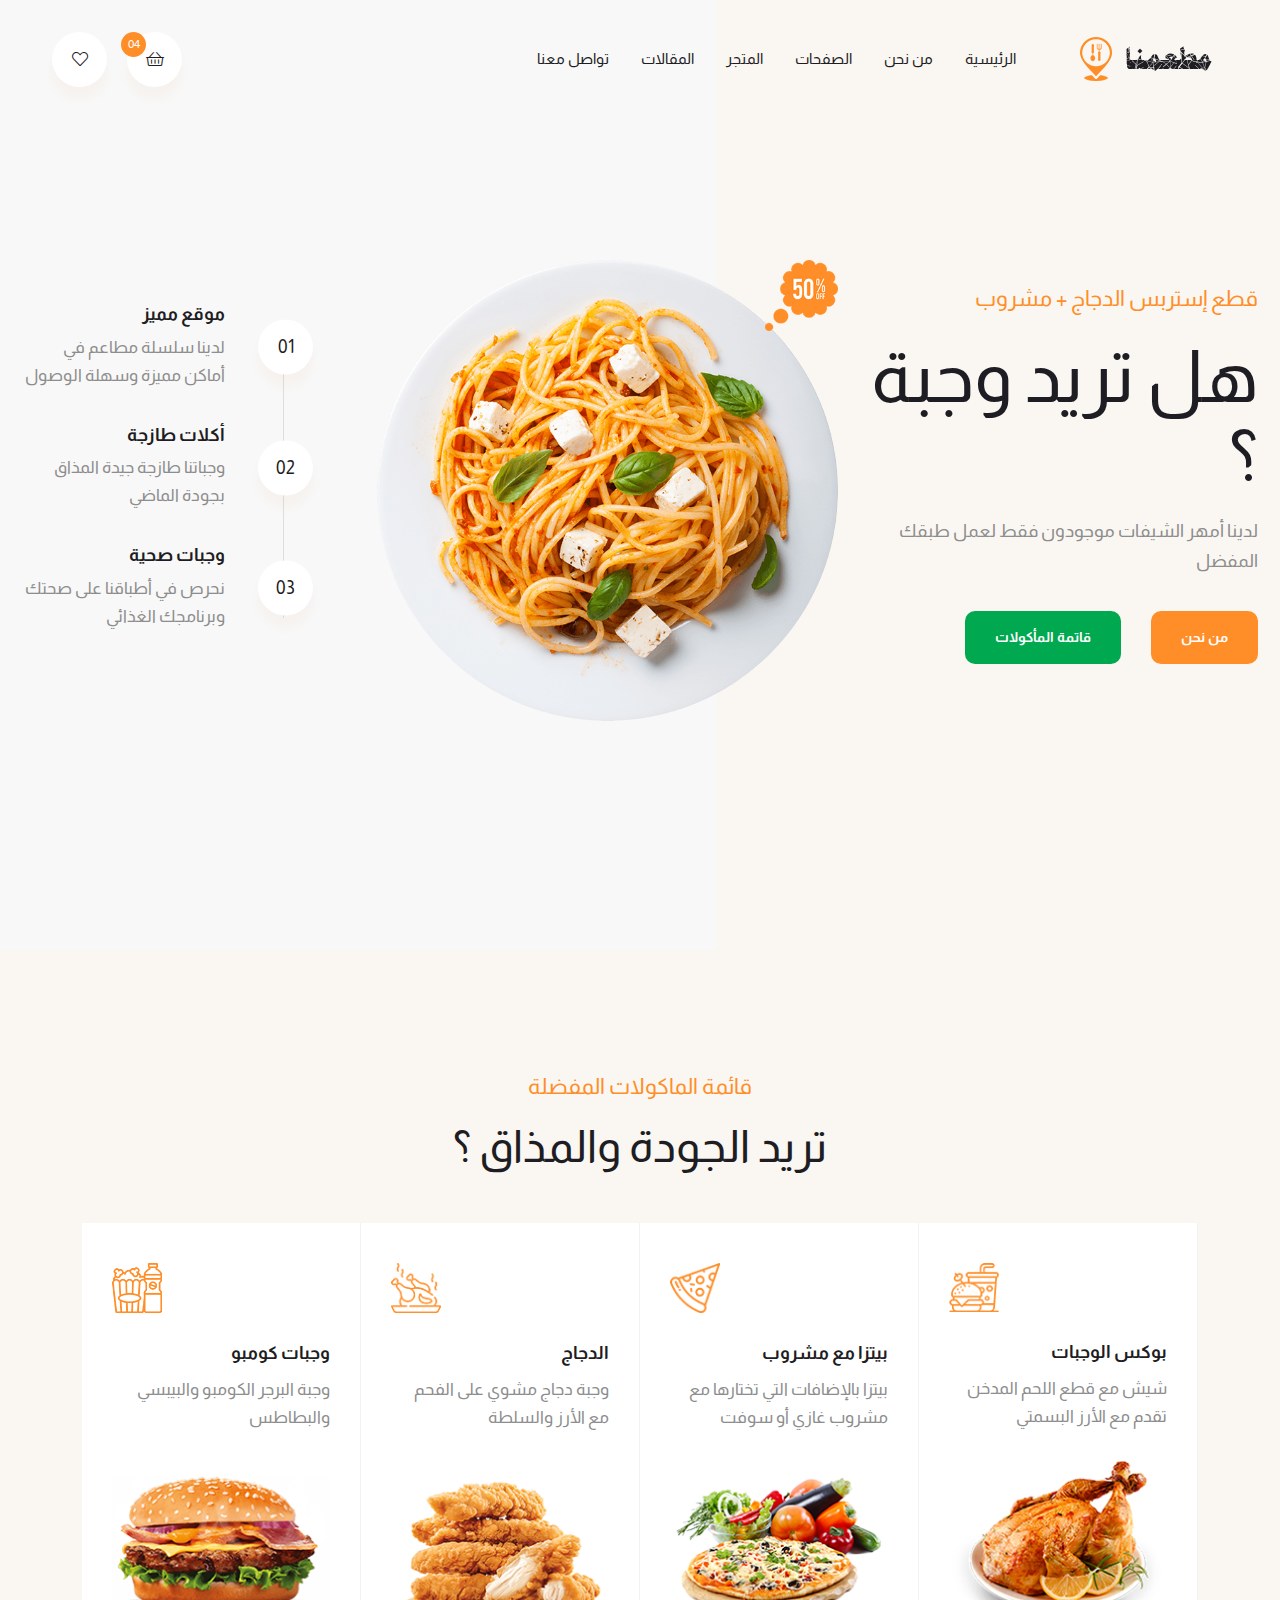
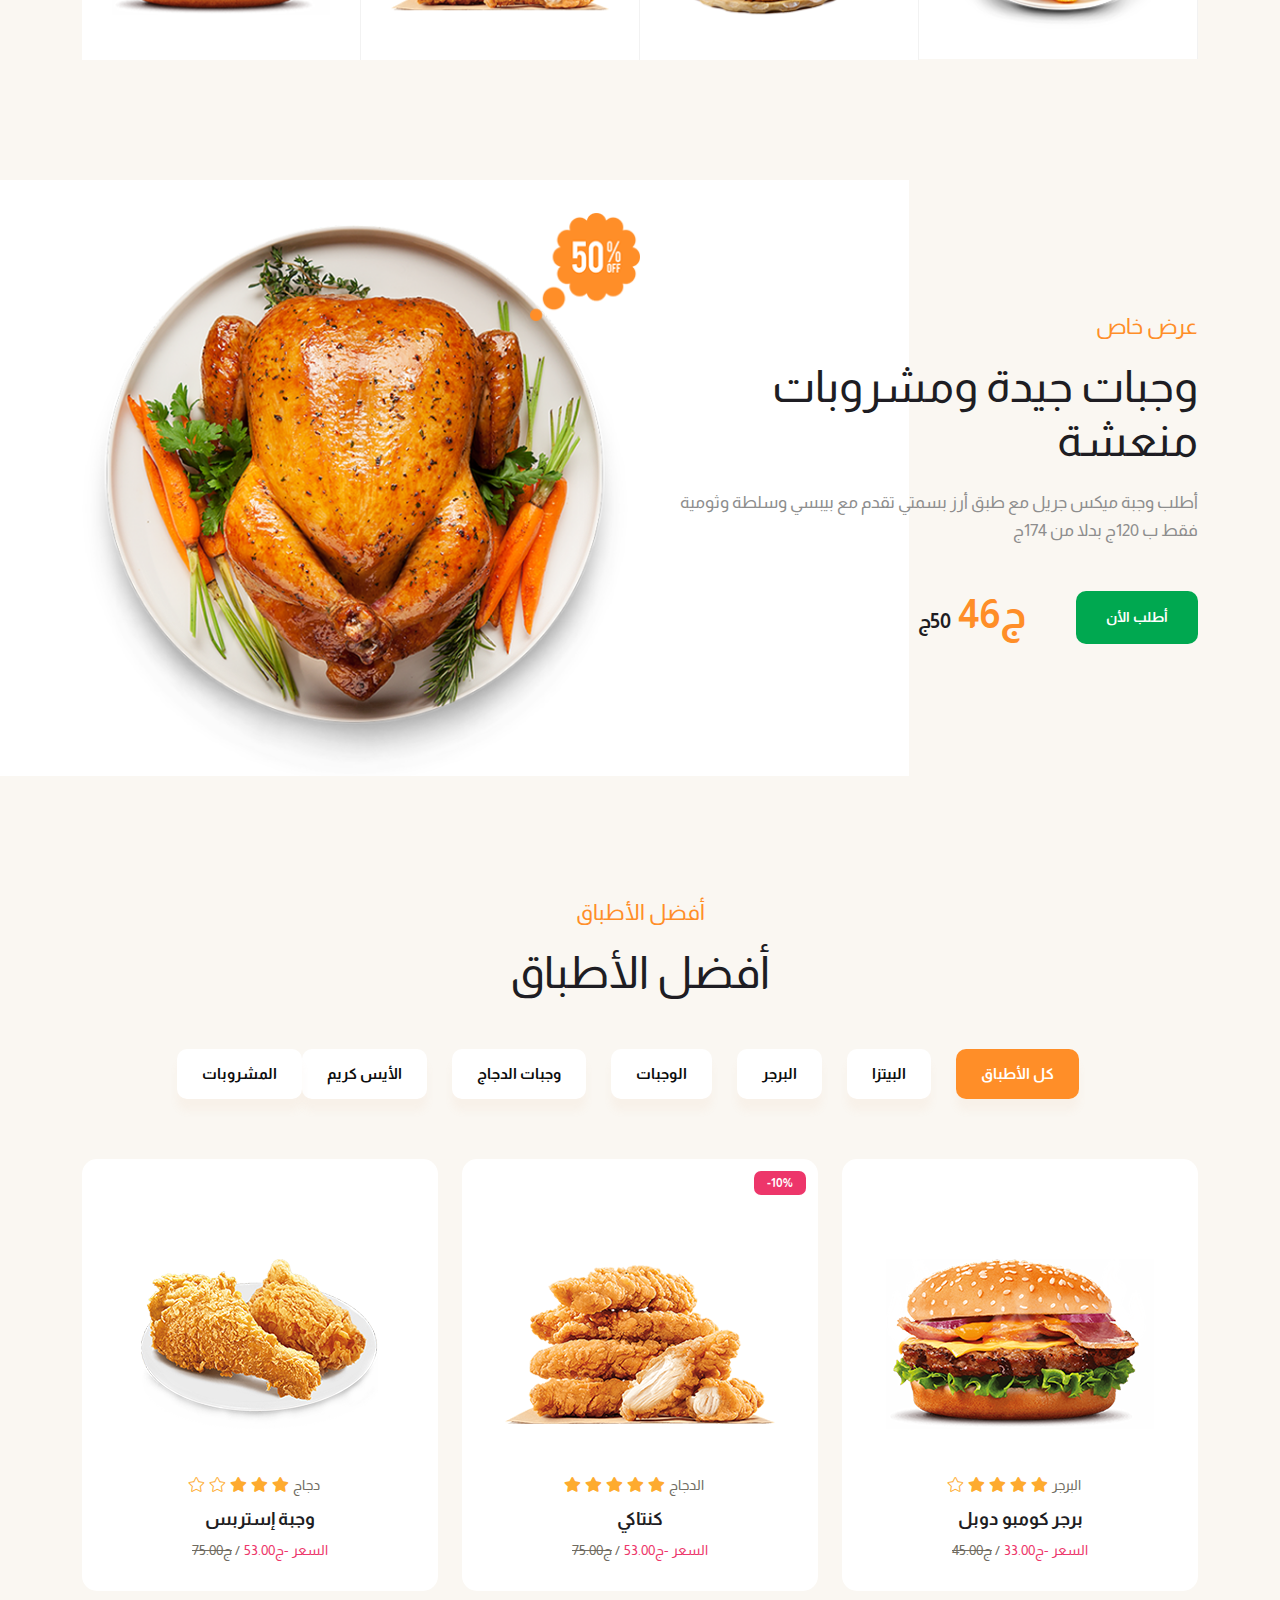
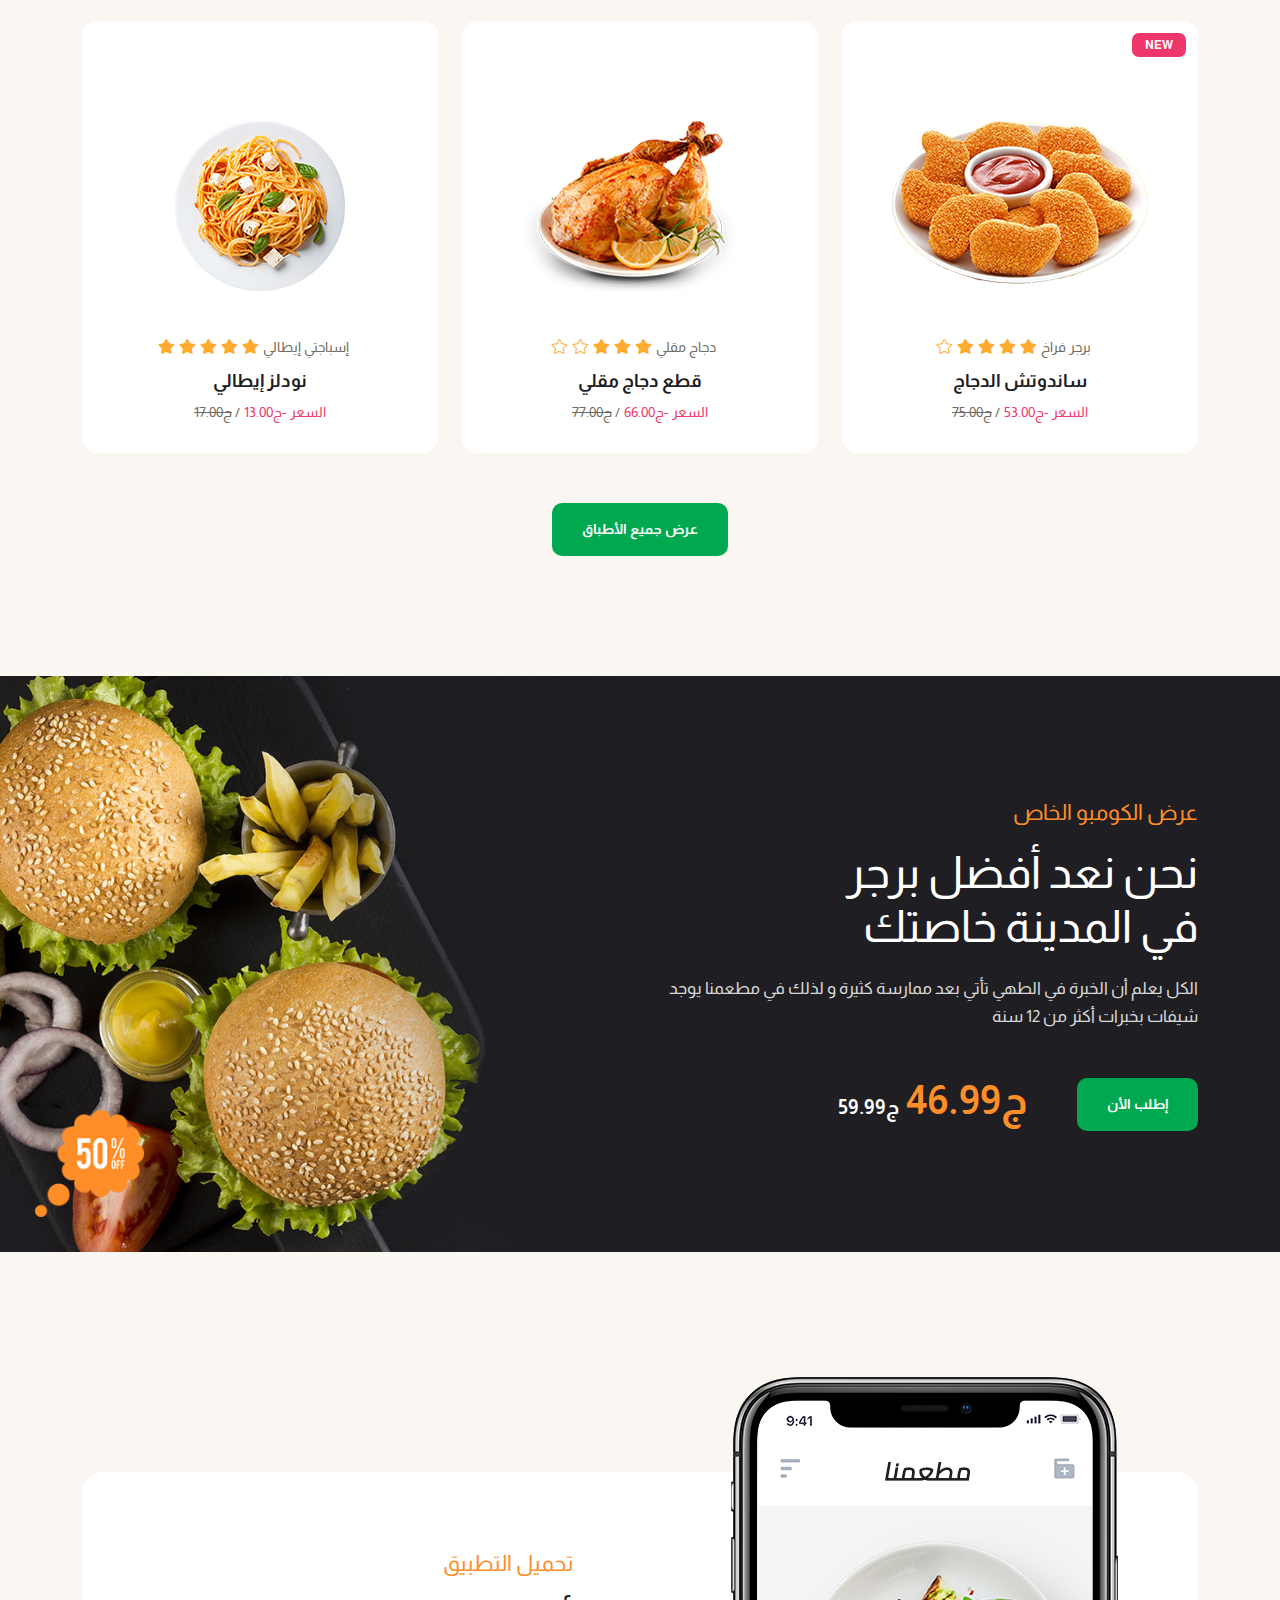
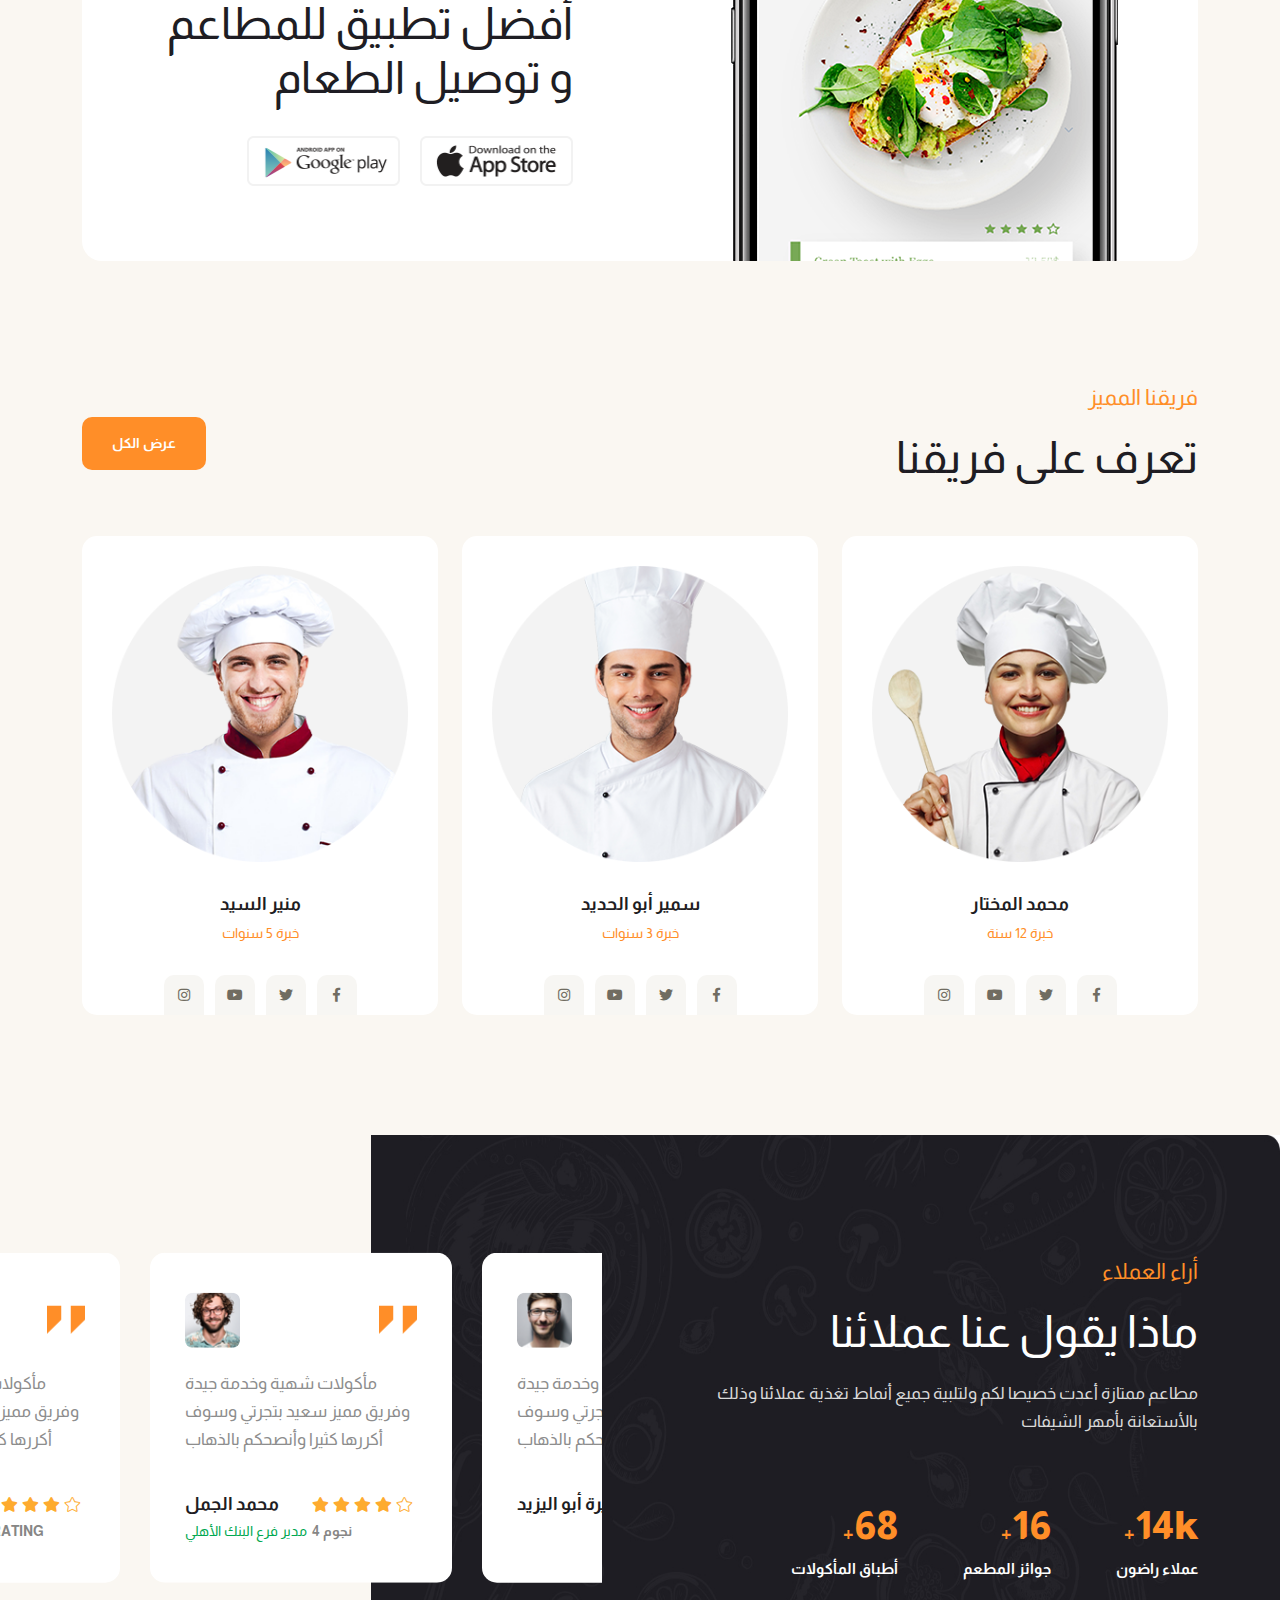
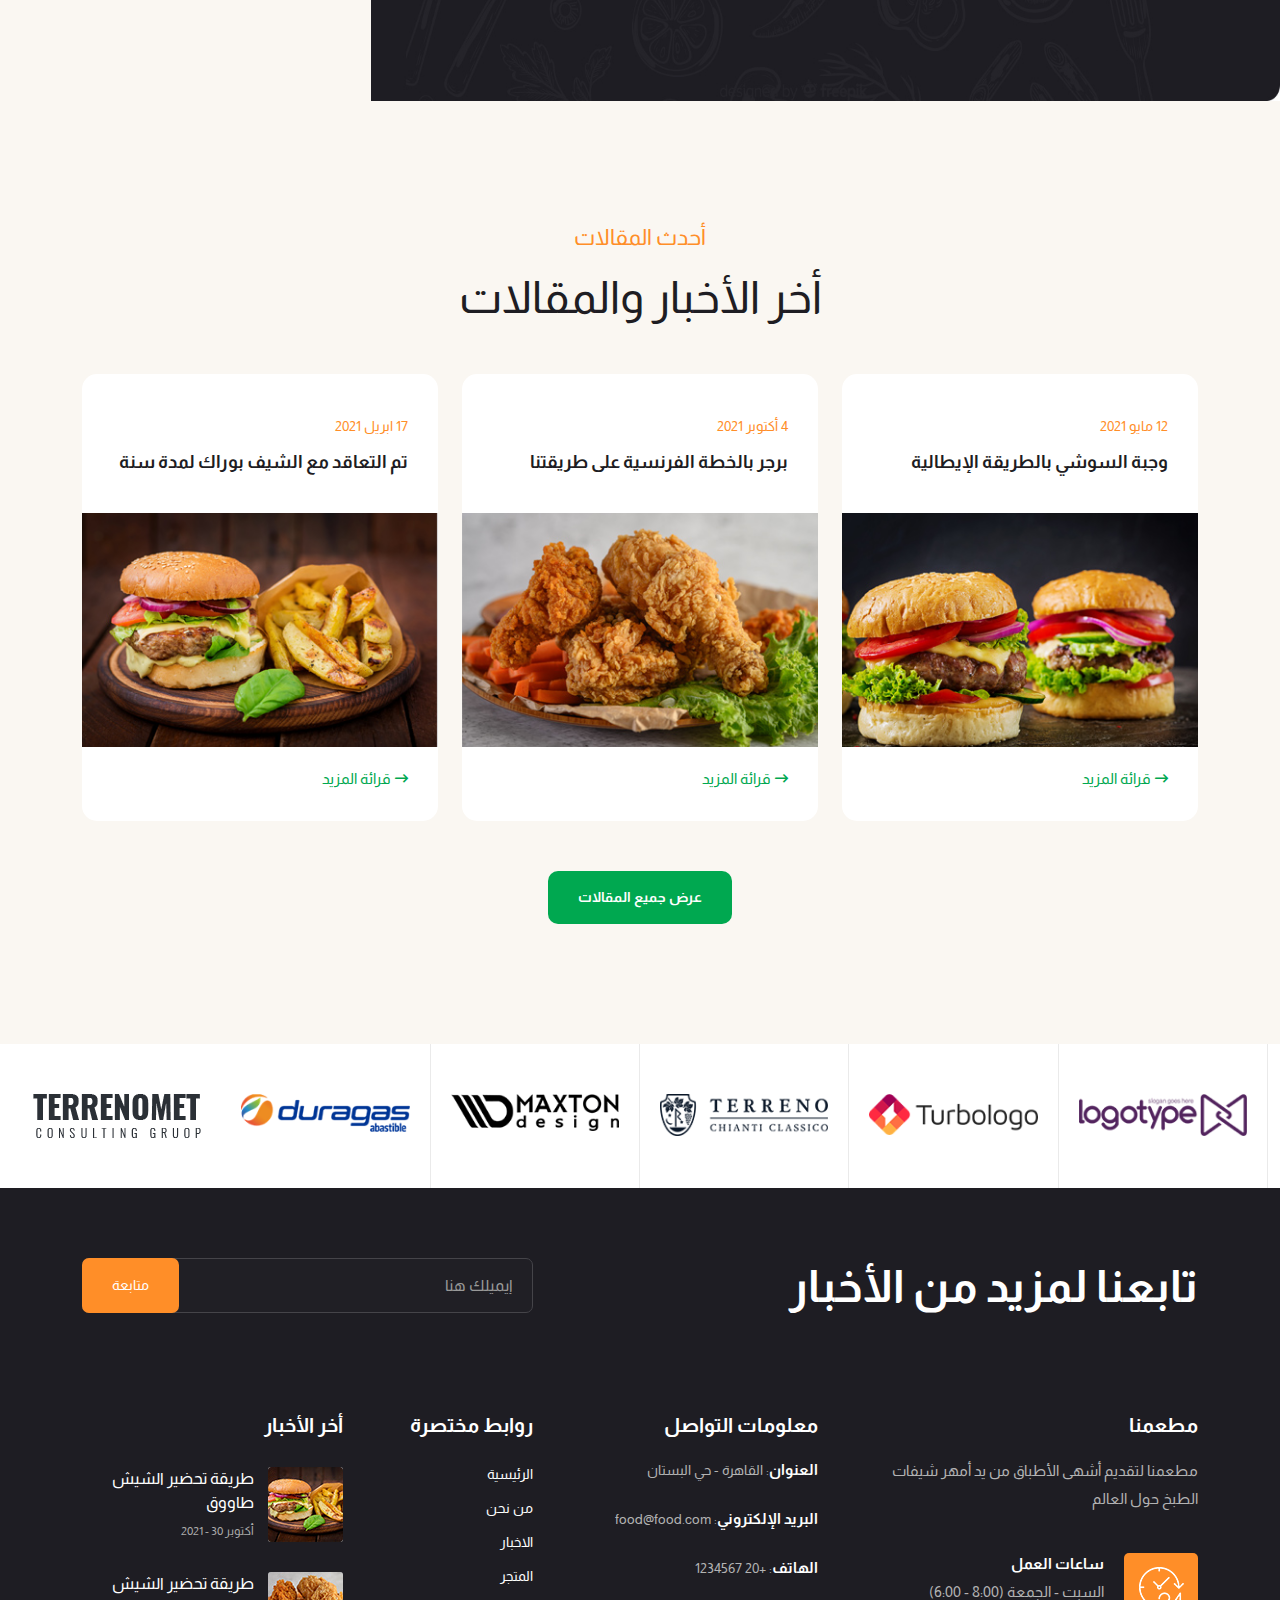
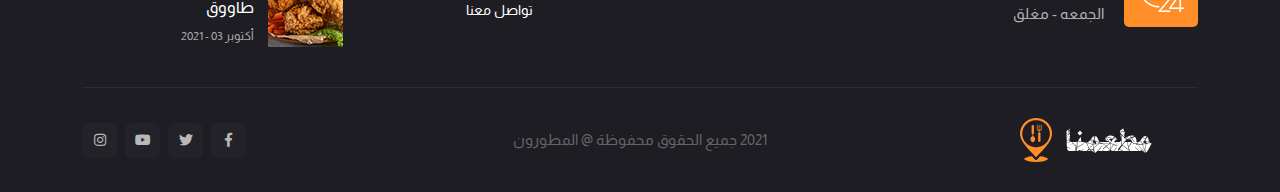
<file: index.html>
<!doctype html>
<html lang="ar" dir="rtl">

<head>
    <meta charset="utf-8">
    <meta http-equiv="x-ua-compatible" content="ie=edge">
    <meta name="description" content="">
    <meta name="viewport" content="width=device-width, initial-scale=1">

    <title> مطعمنا </title>
    <link rel="shortcut icon" type="image/x-icon" href="assets/img/favicon.png">

    <!-- css include -->
    <link rel="stylesheet" href="assets/css/bootstrap.rtl.min.css">
    <link rel="stylesheet" href="assets/css/fontawesome.css">
    <link rel="stylesheet" href="assets/css/themify-icons.css">
    <link rel="stylesheet" href="assets/css/animate.min.css">
    <link rel="stylesheet" href="assets/css/owl.carousel.min.css">
    <link rel="stylesheet" href="assets/css/magnific-popup.css">
    <link rel="stylesheet" href="assets/css/metisMenu.css">
    <link rel="stylesheet" href="assets/css/jquery-ui.css">
    <link rel="stylesheet" href="assets/css/nice-select.css">
    <link rel="stylesheet" href="assets/css/datepicker.css">
    <link rel="stylesheet" href="assets/css/jquery.timepicker.css">
    <link rel="stylesheet" href="assets/css/common.css">
    <link rel="stylesheet" href="assets/css/style.css">
    <link rel="stylesheet" href="assets/css/responsive.css">
</head>

<body>
    <!-- body wrap start -->
    <div class="body_wrap">

        <!-- backtotop - start -->
        <div id="thetop"></div>
        <div id="backtotop">
            <a href="#!" id="scroll">
                <i class="fal fa-arrow-up"></i>
                <i class="fal fa-arrow-up"></i>
            </a>
        </div>
        <!-- backtotop - end -->

        <!-- start Preloader  -->
        <div class="preloder_part">
            <div class="spinner">
                <div class="dot1"></div>
                <div class="dot2"></div>
                <!-- <div class="dot2"></div> -->
            </div>
        </div>
        <!-- End Preloader  -->

        <!-- header start -->
        <header class="header_area header_1 transparent_header">
            <div id="sticky-header" class="header_wrap header_space">
                <div class="container-fluid">
                    <div class="row align-items-center">
                        <div class="col-lg-2 col-6">
                            <div class="logo">
                                <a href="index.html"><img src="assets/img/logo/logo.png" alt="logo"></a>
                            </div>
                        </div>
                        <div class="col-lg-10 col-6">
                            <div class="main_menu_wrap navbar navbar-expand-lg">
                                <nav class="main_menu collapse navbar-collapse">
                                    <ul class="main_menu_list ul_li">
                                        <li class="dropdown">
                                            <a class="nav-link active" href="index.html"> الرئيسية </a>
                                            <!-- <ul class="sub-menu">
                                                <li><a href="#"> </a></li>
                                                <li><a href="#"> </a></li>
                                               
                                            </ul> -->
                                        </li>
                                        <li><a class="nav-link" href="about.html"> من نحن </a> </li>
                                        <li class="dropdown">
                                            <a class="nav-link" href="#"> الصفحات </a>
                                            <ul class="sub-menu">
                                                <li><a href="menu.html"> قائمة الأطباق </a></li>
                                                <li><a href="reservation.html"> نموذج حجز </a></li>
                                                <li><a href="history.html"> تاريخنا </a></li>
                                                <li><a href="team.html"> فريقنا المميز </a></li>
                                             </ul>
                                        </li>
                                        <li class="dropdown">
                                            <a class="nav-link" href="#"> المتجر </a>
                                            <ul class="sub-menu">
                                                <li><a href="shop.html"> كل المنتجات </a></li>
                                                <li><a href="shop-sidebar.html"> المنتجات </a></li>
                                                <li><a href="shop-details.html"> تفاصيل الوجبة </a></li>
                                                <li><a href="cart.html"> السلة </a></li>
                                                <li><a href="checkout.html"> الدفع </a></li>
                                            </ul>
                                        </li>
                                        <li class="dropdown ">
                                            <a class="nav-link" href="blog.html"> المقالات </a>
                                            <ul class="sub-menu ">
                                        
                                                <li><a href="blog-details.html"> تفاصيل المقال </a></li>
                                            </ul>
                                        </li>
                                        <li>
                                            <a class="nav-link" href="contact.html"> تواصل معنا </a>
                                        </li>
                                      </ul>
                                </nav>
                                <div class="header_right ul_li_right">
                                    <div class="search_box">
                                        <form action="#">
                                            <input type="text" placeholder=" إبحث عن وجبة ">
                                            <button type="submit"><i class="ti-search"></i></button>
                                        </form>
                                    </div>
                                    <div class="header_carts ul_li">
                                        <div class="hamburger_menu">
                                            <a href="javascript:void(0);">
                                                <div class="icon cart_btn d-none d-lg-block">
                                                    <i class="fal fa-shopping-basket"></i>
                                                    <small class="cart_counter">04</small>
                                                </div>
                                                <div class="icon bar d-lg-none">
                                                    <span><i class="fal fa-bars"></i></span>
                                                </div>
                                            </a>
                                        </div>
                                        <a class="icon cart_wishlist" href="#">
                                            <i class="fal fa-heart"></i>
                                        </a>
                                    </div>
                                </div>
                            </div>
                        </div>
                    </div>
                </div>
            </div>
        </header>
        <!-- header end -->

        <!-- slide-bar start -->
        <aside class="slide-bar">
            <div class="close-mobile-menu">
                <a href="javascript:void(0);"><i class="fal fa-times"></i></a>
            </div>

             <!-- sidebar-info start -->
             <div class="cart_sidebar">
                <h2 class="heading_title text-uppercase"> محتويات السلة :&nbsp; <span>4</span></h2>
                <div class="cart_items_list">
                    <div class="cart_item">
                        <div class="item_image">
                            <img src="assets/img/shop/cart/img_01.jpg" alt="image_not_found">
                        </div>
                        <div class="item_content">
                            <h4 class="item_title">
                               فرخة مشوية على الفحم بالأرز
                            </h4>
                            <span class="item_price">ج 19.00</span>
                            <button type="button" class="remove_btn"><i class="fal fa-times"></i></button>
                        </div>
                    </div>
                    <div class="cart_item">
                        <div class="item_image">
                            <img src="assets/img/shop/cart/img_02.jpg" alt="image_not_found">
                        </div>
                        <div class="item_content">
                            <h4 class="item_title">
                               فرخة مشوية على الفحم بالأرز
                            </h4>
                            <span class="item_price">ج 22.00</span>
                            <button type="button" class="remove_btn"><i class="fal fa-times"></i></button>
                        </div>
                    </div>
                    <div class="cart_item">
                        <div class="item_image">
                            <img src="assets/img/shop/cart/img_03.jpg" alt="image_not_found">
                        </div>
                        <div class="item_content">
                            <h4 class="item_title">
                               فرخة مشوية على الفحم بالأرز
                            </h4>
                            <span class="item_price">ج 43.00</span>
                            <button type="button" class="remove_btn"><i class="fal fa-times"></i></button>
                        </div>
                    </div>
                    <div class="cart_item">
                        <div class="item_image">
                            <img src="assets/img/shop/cart/img_04.jpg" alt="image_not_found">
                        </div>
                        <div class="item_content">
                            <h4 class="item_title">
                               فرخة مشوية على الفحم بالأرز
                            </h4>
                            <span class="item_price">ج 14.00</span>
                            <button type="button" class="remove_btn"><i class="fal fa-times"></i></button>
                        </div>
                    </div>
                </div>
                <div class="total_price text-uppercase">
                    <span> الإجمالي </span>
                    <span>ج 87.00</span>
                </div>
                <ul class="btns_group ul_li">
                    <li><a href="cart.html" class="thm_btn text-uppercase"> عرض السلة </a></li>
                    <li><a href="checkout.html" class="thm_btn thm_btn-2 text-uppercase"> إكمال الدفع </a></li>
                </ul>
            </div>
            <!-- sidebar-info end -->

            <!-- side-mobile-menu start -->
            <nav class="side-mobile-menu">
                <div class="header-mobile-search">
                    <form role="search" method="get" action="#">
                        <input type="text" placeholder="Search Keywords">
                        <button type="submit"><i class="ti-search"></i></button>
                    </form>
                </div>
                <ul id="mobile-menu-active">
                    <li class="dropdown"><a href="index.html"> الرئيسية </a>
                    
                    </li>
                    <li><a href="about.html"> من نحن </a></li>
                    <li class="dropdown">
                        <a href="#"> الصفحات </a>
                        <ul class="sub-menu">
                            <li><a href="menu.html"> قائمة الأطباق </a></li>
                            <li><a href="reservation.html"> نموذج حجز </a></li>
                            <li><a href="history.html"> تاريخنا </a></li>
                            <li class="active"><a href="team.html"> فريقنا المميز </a></li>
                         </ul>
                    </li>
                    <li class="dropdown">
                        <a href="#"> المتجر </a>
                        <ul class="sub-menu">
                            <li><a href="shop.html"> كل المنتجات </a></li>
                            <li><a href="shop-sidebar.html"> المنتجات </a></li>
                            <li><a href="shop-details.html"> تفاصيل الوجبة </a></li>
                            <li><a href="cart.html"> السلة </a></li>
                            <li><a href="checkout.html"> الدفع </a></li>
                        </ul>
                    </li>
                    <li class="dropdown">
                        <a href="blog.html"> المقالات </a>
                        <ul class="sub-menu">
                             <li><a href="blog-details.html"> تفاصيل المقال </a></li>
                        </ul>
                    </li>
                    <li><a href="contact.html"> تواصل معنا </a></li>
                </ul>
            </nav>
            <!-- side-mobile-menu end -->
        </aside>
        <div class="body-overlay"></div>
        <!-- slide-bar end -->

        <!-- main body end -->
        <main>
            <!-- hero start -->
            <section class="hero_area hero_1">
                <div class="hero_wrap hero_height hero_bg">
                    <div class="container-fluid">
                        <div class="row align-items-center justify-content-lg-between">
                            <div class="col-lg-5">
                                <div class="hero_img">
                                    <img src="assets/img/hero/img_01.png" alt="">
                                    <div class="d_img">
                                        <img src="assets/img/icon/d_img.png" alt="">
                                    </div>
                                </div>
                            </div>
                            
                            <div class="col-lg-4 col-md-6 order-first">
                                <div class="hero_text">
                                    <h5> قطع إستربس الدجاج + مشروب</h5>
                                    <h2> هل تريد وجبة ؟ </h2>
                                    <p> لدينا أمهر الشيفات موجودون فقط لعمل طبقك المفضل </p>
                                    <div class="hero_btn ul_li">
                                        <a class="thm_btn" href="about.html"> من نحن </a>
                                        <a class="thm_btn thm_btn-2" href="menu.html">قاتمة المأكولات </a>
                                    </div>
                                </div>
                            </div>
                            <div class="col-lg-3 col-md-6">
                                <ul class="info_list ul_li_block">
                                    <li>
                                        <h4> موقع مميز </h4>
                                        <p> لدينا سلسلة مطاعم في أماكن مميزة وسهلة الوصول </p>
                                        <div class="count">
                                            <span>01</span>
                                        </div>
                                    </li>
                                    <li>
                                        <h4> أكلات طازجة  </h4>
                                        <p> وجباتنا طازجة جيدة المذاق بجودة الماضي </p>
                                        <div class="count">
                                            <span>02</span>
                                        </div>
                                    </li>
                                    <li>
                                        <h4> وجبات صحية </h4>
                                        <p> نحرص في أطباقنا على صحتك وبرنامجك الغذائي  </p>
                                        <div class="count">
                                            <span>03</span>
                                        </div>
                                    </li>
                                  </ul>
                            </div>
                        </div>
                        <!-- <div class="hero_bottom">
                            <div class="row align-items-center justify-content-lg-between">
                                <div class="col-lg-6 col-md-4 order-last">
                                    <div class="hero_video">
                                        <a class="popup-video text-uppercase" href="https://vimeo.com/39829860">
                                            <small>play video</small>
                                            <span><i class="fal fa-play"></i></span>
                                        </a>
                                    </div>
                                  </div>
                                  <div class="col-lg-6 col-md-8">
                                    <ul class="hero_social ul_li text-uppercase">
                                        <li><a href="#"><i class="fab fa-facebook-f"></i> facebook</a></li>
                                        <li><a href="#"><i class="fab fa-twitter"></i> twitter</a></li>
                                        <li><a href="#"><i class="fab fa-youtube"></i> youtube</a></li>
                                    </ul>
                                  </div>
                            </div>
                        </div> -->
                    </div>
                </div>
            </section>
            <!-- hero end -->

            <!-- category start -->
            <section class="category_area pt-120 pb-120">
                <div class="container">
                    <div class="sec_title sec_title-2">
                        <span> قائمة الماكولات المفضلة </span>
                        <h2> تريد الجودة والمذاق ؟ </h2>
                    </div>
                    <div class="row">
                        <div class="col-12">
                            <div class="category_active owl-carousel">
                                <div class="cat_single">
                                    <div class="cat_icon">
                                        <img src="assets/img/icon/ci_01.png" alt="">
                                    </div>
                                    <h3><a href="menu.html"> وجبات كومبو </a></h3>
                                    <p> وجبة البرجر الكومبو والبيبسي والبطاطس  </p>
                                    <div class="cat_img">
                                        <img src="assets/img/category/cat_01.png" alt="">
                                    </div>
                                    <div class="cat_shape">
                                        <img src="assets/img/icon/cat_shape.png" alt="">
                                    </div>
                                    <div class="cat_number">
                                        <span>01</span>
                                    </div>
                                </div>
                                <div class="cat_single">
                                    <div class="cat_icon">
                                        <img src="assets/img/icon/ci_02.png" alt="">
                                    </div>
                                    <h3><a href="menu.html"> الدجاج </a></h3>
                                    <p> وجبة دجاج مشوي على الفحم مع الأرز والسلطة </p>
                                    <div class="cat_img">
                                        <img src="assets/img/category/cat_02.png" alt="">
                                    </div>
                                    <div class="cat_shape">
                                        <img src="assets/img/icon/cat_shape.png" alt="">
                                    </div>
                                    <div class="cat_number">
                                        <span>02</span>
                                    </div>
                                </div>
                                <div class="cat_single">
                                    <div class="cat_icon">
                                        <img src="assets/img/icon/ci_03.png" alt="">
                                    </div>
                                    <h3><a href="menu.html"> بيتزا مع مشروب </a></h3>
                                    <p> بيتزا بالإضافات التي تختارها مع مشروب غازي أو سوفت </p>
                                    <div class="cat_img">
                                        <img src="assets/img/category/cat_03.png" alt="">
                                    </div>
                                    <div class="cat_shape">
                                        <img src="assets/img/icon/cat_shape.png" alt="">
                                    </div>
                                    <div class="cat_number">
                                        <span>03</span>
                                    </div>
                                </div>
                                <div class="cat_single">
                                    <div class="cat_icon">
                                        <img src="assets/img/icon/ci_04.png" alt="">
                                    </div>
                                    <h3><a href="menu.html"> بوكس الوجبات</a></h3>
                                    <p>شيش مع قطع اللحم المدخن تقدم مع الأرز البسمتي</p>
                                    <div class="cat_img">
                                        <img src="assets/img/category/cat_04.png" alt="">
                                    </div>
                                    <div class="cat_shape">
                                        <img src="assets/img/icon/cat_shape.png" alt="">
                                    </div>
                                    <div class="cat_number">
                                        <span>04</span>
                                    </div>
                                </div>
                                
                            </div>
                        </div>
                    </div>
                </div>
            </section>
            <!-- category end -->

            <!-- offer start -->
            <section class="offer_area section_bg">
                <div class="container">
                    <div class="row align-items-center">
                        <div class="col-lg-6 col-md-6">
                            <div class="offer_content pt-110 pb-110">
                                <div class="sec_title">
                                    <span> عرض خاص </span>
                                    <h2> وجبات جيدة ومشروبات منعشة</h2>
                                    <p>  أطلب وجبة ميكس جريل مع طبق أرز بسمتي تقدم مع بيبسي وسلطة وثومية فقط ب 120ج بدلا من 174ج </p>
                                </div>
                                <ul class="offer_btn ul_li">
                                    <li><a class="thm_btn thm_btn-2" href="shop-sidebar.html"> أطلب الأن </a></li>
                                    <li>
                                        <div class="offer_price">
                                            <h4>ج46 <span>  50ج</span></h4>
                                        </div>
                                    </li>
                                </ul>
                            </div>
                        </div>
                        <div class="col-lg-6 col-md-6">
                            <div class="offer_img">
                                <img src="assets/img/offer/offer_img.png" alt="">
                                <div class="d_img">
                                    <img src="assets/img/icon/d_img.png" alt="">
                                </div>
                            </div>
                        </div>
                    </div>
                </div>
            </section>
            <!-- offer end -->

            <!-- shop masonry start -->
            <section class="shop_masonry_area pt-120 pb-120">
                <div class="container">
                    <div class="sec_title sec_title-2">
                        <span> أفضل الأطباق </span>
                        <h2> أفضل الأطباق </h2>
                    </div>
                    <div class="row">
                        <div class="masonry_active text-center mb-40">
                            <button class="active" data-filter="*"> كل الأطباق </button>
                            <button data-filter=".cat1"> البيتزا </button>
                            <button data-filter=".cat2"> البرجر </button>
                            <button data-filter=".cat3">  الوجبات </button>
                            <button data-filter=".cat4"> وجبات الدجاج </button>
                            <button data-filter=".cat5"> الأيس كريم </button>
                            <button data-filter=".cat6"> المشروبات </button>
                        </div>
                    </div>
                    <div class="row grid">
                        <div class="col-lg-4 col-md-6 col-sm-6 grid-item mb-30 cat1 cat4 cat5">
                            <div class="shop_single white_bg">
                                <div class="thumb text-center">
                                    <a class="image" href="shop-details.html"><img src="assets/img/shop/img_01.png" alt=""></a>
                                    <div class="actions">
                                        <a href="#" class="action"><i class="fal fa-shopping-basket"></i></a>
                                        <a href="#" class="action"><i class="fal fa-heart"></i></a>
                                        <a href="#" class="action"><i class="fal fa-eye"></i></a>
                                    </div>
                                </div>
                                <div class="content">
                                    <div class="s_top ul_li">
                                        <span class="cat"> دجاج </span>
                                        <ul class="rating_star ul_li">
                                            <li><i class="fas fa-star"></i></li>
                                            <li><i class="fas fa-star"></i></li>
                                            <li><i class="fas fa-star"></i></li>
                                            <li><i class="fal fa-star"></i></li>
                                            <li><i class="fal fa-star"></i></li>
                                        </ul>
                                    </div>
                                    <h3 class="title"><a href="shop-details.html"> وجبة إستربس </a></h3>
                                    <div class="s_bottom ul_li">
                                        <span>السعر  -</span>
                                        <span class="new">ج53.00</span>
                                        <span class="old">ج75.00</span>
                                    </div>
                                </div>
                            </div>
                        </div>
                        <div class="col-lg-4 col-md-6 col-sm-6 grid-item mb-30 cat3 cat2 cat6">
                            <div class="shop_single white_bg">
                                <div class="thumb text-center">
                                    <a class="image" href="shop-details.html"><img src="assets/img/shop/img_02.png" alt=""></a>
                                    <div class="actions">
                                        <a href="#" class="action"><i class="fal fa-shopping-basket"></i></a>
                                        <a href="#" class="action"><i class="fal fa-heart"></i></a>
                                        <a href="#" class="action"><i class="fal fa-eye"></i></a>
                                    </div>
                                    <span class="badge">10%-</span>
                                </div>
                                <div class="content">
                                    <div class="s_top ul_li">
                                        <span class="cat"> الدجاج </span>
                                        <ul class="rating_star ul_li">
                                            <li><i class="fas fa-star"></i></li>
                                            <li><i class="fas fa-star"></i></li>
                                            <li><i class="fas fa-star"></i></li>
                                            <li><i class="fas fa-star"></i></li>
                                            <li><i class="fas fa-star"></i></li>
                                        </ul>
                                    </div>
                                    <h3 class="title"><a href="shop-details.html"> كنتاكي </a></h3>
                                    <div class="s_bottom ul_li">
                                        <span>السعر  -</span>
                                        <span class="new">ج53.00</span>
                                        <span class="old">ج75.00</span>
                                    </div>
                                </div>
                            </div>
                        </div>
                        <div class="col-lg-4 col-md-6 col-sm-6 grid-item mb-30 cat4 cat3 cat1 cat2">
                            <div class="shop_single white_bg">
                                <div class="thumb text-center">
                                    <a class="image" href="shop-details.html"><img src="assets/img/shop/img_03.png" alt=""></a>
                                    <div class="actions">
                                        <a href="#" class="action"><i class="fal fa-shopping-basket"></i></a>
                                        <a href="#" class="action"><i class="fal fa-heart"></i></a>
                                        <a href="#" class="action"><i class="fal fa-eye"></i></a>
                                    </div>
                                </div>
                                <div class="content">
                                    <div class="s_top ul_li">
                                        <span class="cat"> البرجر </span>
                                        <ul class="rating_star ul_li">
                                            <li><i class="fas fa-star"></i></li>
                                            <li><i class="fas fa-star"></i></li>
                                            <li><i class="fas fa-star"></i></li>
                                            <li><i class="fas fa-star"></i></li>
                                            <li><i class="fal fa-star"></i></li>
                                        </ul>
                                    </div>
                                    <h3 class="title"><a href="shop-details.html"> برجر كومبو دوبل </a></h3>
                                    <div class="s_bottom ul_li">
                                        <span>السعر  -</span>
                                        <span class="new">ج33.00</span>
                                        <span class="old">ج45.00</span>
                                    </div>
                                </div>
                            </div>
                        </div>
                        <div class="col-lg-4 col-md-6 col-sm-6 grid-item mb-30 cat5 cat2 cat1">
                            <div class="shop_single white_bg">
                                <div class="thumb text-center">
                                    <a class="image" href="shop-details.html"><img src="assets/img/shop/img_04.png" alt=""></a>
                                    <div class="actions">
                                        <a href="#" class="action"><i class="fal fa-shopping-basket"></i></a>
                                        <a href="#" class="action"><i class="fal fa-heart"></i></a>
                                        <a href="#" class="action"><i class="fal fa-eye"></i></a>
                                    </div>
                                </div>
                                <div class="content">
                                    <div class="s_top ul_li">
                                        <span class="cat"> إسباجتي إيطالي </span>
                                        <ul class="rating_star ul_li">
                                            <li><i class="fas fa-star"></i></li>
                                            <li><i class="fas fa-star"></i></li>
                                            <li><i class="fas fa-star"></i></li>
                                            <li><i class="fas fa-star"></i></li>
                                            <li><i class="fas fa-star"></i></li>
                                        </ul>
                                    </div>
                                    <h3 class="title"><a href="shop-details.html"> نودلز إيطالي </a></h3>
                                    <div class="s_bottom ul_li">
                                        <span>السعر  -</span>
                                        <span class="new">ج13.00</span>
                                        <span class="old">ج17.00</span>
                                    </div>
                                </div>
                            </div>
                        </div>
                        <div class="col-lg-4 col-md-6 col-sm-6 grid-item mb-30 cat3 cat4 cat2 cat6">
                            <div class="shop_single white_bg">
                                <div class="thumb text-center">
                                    <a class="image" href="shop-details.html"><img src="assets/img/shop/img_05.png" alt=""></a>
                                    <div class="actions">
                                        <a href="#" class="action"><i class="fal fa-shopping-basket"></i></a>
                                        <a href="#" class="action"><i class="fal fa-heart"></i></a>
                                        <a href="#" class="action"><i class="fal fa-eye"></i></a>
                                    </div>
                                </div>
                                <div class="content">
                                    <div class="s_top ul_li">
                                        <span class="cat"> دجاج مقلي </span>
                                        <ul class="rating_star ul_li">
                                            <li><i class="fas fa-star"></i></li>
                                            <li><i class="fas fa-star"></i></li>
                                            <li><i class="fas fa-star"></i></li>
                                            <li><i class="fal fa-star"></i></li>
                                            <li><i class="fal fa-star"></i></li>
                                        </ul>
                                    </div>
                                    <h3 class="title"><a href="shop-details.html"> قطع دجاج مقلي </a></h3>
                                    <div class="s_bottom ul_li">
                                        <span>السعر  -</span>
                                        <span class="new">ج66.00</span>
                                        <span class="old">ج77.00</span>
                                    </div>
                                </div>
                            </div>
                        </div>
                        <div class="col-lg-4 col-md-6 col-sm-6 grid-item mb-30 cat5 cat4 cat3 cat6">
                            <div class="shop_single white_bg">
                                <div class="thumb text-center">
                                    <a class="image" href="shop-details.html"><img src="assets/img/shop/img_06.png" alt=""></a>
                                    <div class="actions">
                                        <a href="#" class="action"><i class="fal fa-shopping-basket"></i></a>
                                        <a href="#" class="action"><i class="fal fa-heart"></i></a>
                                        <a href="#" class="action"><i class="fal fa-eye"></i></a>
                                    </div>
                                    <span class="badge">New</span>
                                </div>
                                <div class="content">
                                    <div class="s_top ul_li">
                                        <span class="cat"> برجر فراخ </span>
                                        <ul class="rating_star ul_li">
                                            <li><i class="fas fa-star"></i></li>
                                            <li><i class="fas fa-star"></i></li>
                                            <li><i class="fas fa-star"></i></li>
                                            <li><i class="fas fa-star"></i></li>
                                            <li><i class="fal fa-star"></i></li>
                                        </ul>
                                    </div>
                                    <h3 class="title"><a href="shop-details.html"> ساندوتش الدجاج  </a></h3>
                                    <div class="s_bottom ul_li">
                                        <span>السعر  -</span>
                                        <span class="new">ج53.00</span>
                                        <span class="old">ج75.00</span>
                                    </div>
                                </div>
                            </div>
                        </div>
                    </div>
                    <div class="row">
                        <div class="col-12">
                            <div class="ca_btn text-center pt-20">
                                <a class="thm_btn thm_btn-2" href="shop.html"> عرض جميع الأطباق </a>
                            </div>
                        </div>
                    </div>
                </div>
            </section>
            <!-- shop masonry end -->

            <!-- offer start -->
            <section class="offer_area offer_2 offer_img_bg pt-120 pb-120" data-background="assets/img/bg/offer_bg.jpg">
                <div class="container">
                    <div class="row align-items-center">
                        <div class="col-lg-6">
                            <div class="offer_content">
                                <div class="sec_title sec_title-white">
                                    <span> عرض الكومبو الخاص </span>
                                    <h2> نحن نعد أفضل برجر <br>  في المدينة خاصتك </h2>
                                    <p> الكل يعلم أن الخبرة في الطهي تأتي بعد ممارسة كثيرة و لذلك في مطعمنا يوجد شيفات بخبرات أكثر من 12 سنة  </p>
                                </div>
                                <ul class="offer_btn ul_li">
                                    <li><a class="thm_btn thm_btn-2" href="shop-sidebar.html"> إطلب الأن </a></li>
                                    <li>
                                        <div class="offer_price">
                                            <h4>ج46.99 <span>ج59.99</span></h4>
                                        </div>
                                    </li>
                                </ul>
                            </div>
                        </div>
                    </div>
                    <div class="d_img">
                        <img src="assets/img/icon/d_img.png" alt="">
                    </div>
                </div>
            </section>
            <!-- offer end -->

            <!-- cta start -->
            <section class="cta_area mobile_app pt-220 pb-120">
                <div class="container">
                    <div class="cta_bg_wrap">
                        <div class="row align-items-center">
                            <div class="col-lg-5 col-md-5">
                                <div class="cta_app">
                                    <img src="assets/img/bg/cta_app.png" alt="">
                                </div>
                            </div>
                            <div class="col-lg-7 col-md-7">
                                <div class="cta_text">
                                    <div class="sec_title">
                                        <span> تحميل التطبيق  </span>
                                        <h2> أفضل تطبيق للمطاعم <br> و توصيل الطعام </h2>
                                    </div>
                                    <ul class="cta_app_wrap ul_li">
                                        <li>
                                            <a href="#"><img src="assets/img/icon/app_store.png" alt=""></a>
                                        </li>
                                        <li>
                                            <a href="#"><img src="assets/img/icon/play_store.png" alt=""></a>
                                        </li>
                                    </ul>
                                </div>
                            </div>
                        </div>
                    </div>
                </div>
            </section>
            <!-- cta end -->

            <!-- team start -->
            <section class="team_area pb-90">
                <div class="container">
                    <div class="row align-items-center mb-30">
                        <div class="col-md-8">
                            <div class="sec_title">
                                <span> فريقنا المميز </span>
                                <h2> تعرف على فريقنا </h2>
                            </div>
                        </div>
                        <div class="col-md-4">
                            <div class="crs_btn text-md-end">
                                <a class="thm_btn" href="team.html"> عرض الكل  </a>
                            </div>
                        </div>
                    </div>
                    <div class="row justify-content-md-center">
                        <div class="col-lg-4 col-md-6">
                            <div class="team_single text-center">
                                <div class="team_thumb">
                                    <img src="assets/img/team/img_01.png" alt="">
                                </div>
                                <div class="team_text">
                                    <h3> محمد المختار  </h3>
                                    <span> خبرة 12 سنة </span>
                                </div>
                                <div class="team_social">
                                    <a href="#"><i class="fab fa-facebook-f"></i></a>
                                    <a href="#"><i class="fab fa-twitter"></i></a>
                                    <a href="#"><i class="fab fa-youtube"></i></a>
                                    <a href="#"><i class="fab fa-instagram"></i></a>
                                </div>
                            </div>
                        </div>
                        <div class="col-lg-4 col-md-6">
                            <div class="team_single text-center">
                                <div class="team_thumb">
                                    <img src="assets/img/team/img_02.png" alt="">
                                </div>
                                <div class="team_text">
                                    <h3> سمير أبو الحديد </h3>
                                    <span> خبرة 3 سنوات </span>
                                </div>
                                <div class="team_social">
                                    <a href="#"><i class="fab fa-facebook-f"></i></a>
                                    <a href="#"><i class="fab fa-twitter"></i></a>
                                    <a href="#"><i class="fab fa-youtube"></i></a>
                                    <a href="#"><i class="fab fa-instagram"></i></a>
                                </div>
                            </div>
                        </div>
                        <div class="col-lg-4 col-md-6">
                            <div class="team_single text-center">
                                <div class="team_thumb">
                                    <img src="assets/img/team/img_03.png" alt="">
                                </div>
                                <div class="team_text">
                                    <h3> منير السيد  </h3>
                                    <span> خبرة 5 سنوات  </span>
                                </div>
                                <div class="team_social">
                                    <a href="#"><i class="fab fa-facebook-f"></i></a>
                                    <a href="#"><i class="fab fa-twitter"></i></a>
                                    <a href="#"><i class="fab fa-youtube"></i></a>
                                    <a href="#"><i class="fab fa-instagram"></i></a>
                                </div>
                            </div>
                        </div>
                    </div>
                </div>
            </section>
            <!-- team end -->

            <!-- testimonial start -->
            <section class="testimonial_area testimonial_bg pt-120 pb-120" data-background="assets/img/bg/tm_bg.jpg">
                <div class="container">
                    <div class="row">
                        <div class="col-lg-7 col-md-7">
                            <div class="tm_content">
                                <div class="sec_title sec_title-white">
                                    <span> أراء العملاء </span>
                                    <h2> ماذا يقول عنا عملائنا</h2>
                                    <p> مطاعم ممتازة أعدت خصيصا لكم ولتلبية جميع أنماط تغذية عملائنا وذلك بالأستعانة بأمهر الشيفات  </p>
                                </div>
                                <ul class="tm_counter ul_li">
                                    <li>
                                        <h3>14k<span>+</span></h3>
                                        <span> عملاء راضون </span>
                                    </li>
                                    <li>
                                        <h3>16<span>+</span></h3>
                                        <span> جوائز المطعم </span>
                                    </li>
                                    <li>
                                        <h3>68<span>+</span></h3>
                                        <span> أطباق المأكولات </span>
                                    </li>
                                </ul>
                            </div>
                        </div>
                        <div class="col-lg-5 col-md-5">
                            <div class="testimonial_active owl-carousel">
                                <div class="tm_single white_bg">
                                    <div class="tm_top ul_li justify-content-between">
                                        <div class="tm_author">
                                            <img src="assets/img/testimonial/author_01.png" alt="">
                                        </div>
                                        <div class="tm_quote">
                                            <img src="assets/img/icon/quote.png" alt="">
                                        </div>
                                    </div>
                                    <p> مأكولات شهية وخدمة جيدة وفريق مميز 
                                    سعيد بتجرتي  وسوف أكررها كثيرا وأنصحكم بالذهاب    
                                    </p>
                                    <div class="tm_bottom ul_li justify-content-between">
                                        <div class="a_info">
                                            <h4> محمد الجمل </h4>
                                            <span> مدير فرع البنك الأهلي </span>
                                        </div>
                                        <div class="rating_wrap">
                                            <ul class="rating_star ul_li">
                                                <li><i class="fas fa-star"></i></li>
                                                <li><i class="fas fa-star"></i></li>
                                                <li><i class="fas fa-star"></i></li>
                                                <li><i class="fas fa-star"></i></li>
                                                <li><i class="fal fa-star"></i></li>
                                            </ul>
                                            <span>4 نجوم</span>
                                        </div>
                                    </div>
                                </div>
                                <div class="tm_single white_bg">
                                    <div class="tm_top ul_li justify-content-between">
                                        <div class="tm_author">
                                            <img src="assets/img/testimonial/author_02.png" alt="">
                                        </div>
                                        <div class="tm_quote">
                                            <img src="assets/img/icon/quote.png" alt="">
                                        </div>
                                    </div>
                                    <p> مأكولات شهية وخدمة جيدة وفريق مميز 
                                    سعيد بتجرتي  وسوف أكررها كثيرا وأنصحكم بالذهاب    
                                    </p>
                                    <div class="tm_bottom ul_li justify-content-between">
                                        <div class="a_info">
                                            <h4> أميرة أبو اليزيد </h4>
                                            <span>  </span>
                                        </div>
                                        <div class="rating_wrap">
                                            <ul class="rating_star ul_li">
                                                <li><i class="fas fa-star"></i></li>
                                                <li><i class="fas fa-star"></i></li>
                                                <li><i class="fas fa-star"></i></li>
                                                <li><i class="fal fa-star"></i></li>
                                                <li><i class="fal fa-star"></i></li>
                                            </ul>
                                            <span>3 Rating</span>
                                        </div>
                                    </div>
                                </div>
                                <div class="tm_single white_bg">
                                    <div class="tm_top ul_li justify-content-between">
                                        <div class="tm_author">
                                            <img src="assets/img/testimonial/author_01.png" alt="">
                                        </div>
                                        <div class="tm_quote">
                                            <img src="assets/img/icon/quote.png" alt="">
                                        </div>
                                    </div>
                                    <p> مأكولات شهية وخدمة جيدة وفريق مميز 
                                    سعيد بتجرتي  وسوف أكررها كثيرا وأنصحكم بالذهاب    
                                    </p>
                                    <div class="tm_bottom ul_li justify-content-between">
                                        <div class="a_info">
                                            <h4> محمد المختار  </h4>
                                            <span>Founder & co</span>
                                        </div>
                                        <div class="rating_wrap">
                                            <ul class="rating_star ul_li">
                                                <li><i class="fas fa-star"></i></li>
                                                <li><i class="fas fa-star"></i></li>
                                                <li><i class="fas fa-star"></i></li>
                                                <li><i class="fas fa-star"></i></li>
                                                <li><i class="fal fa-star"></i></li>
                                            </ul>
                                            <span>4 Rating</span>
                                        </div>
                                    </div>
                                </div>
                            </div>
                        </div>
                    </div>
                </div>
            </section>
            <!-- testimonial end -->

            <!-- blog start -->
            <section class="blog-area pt-120 pb-120">
                <div class="container">
                    <div class="sec_title sec_title-2">
                        <span> أحدث المقالات </span>
                        <h2> أخر الأخبار والمقالات </h2>
                    </div>
                    <div class="row justify-content-md-center">
                        <div class="col-lg-4 col-md-6">
                            <div class="blog_single mb-30">
                                <div class="blog_text mb-40">
                                    <span class="date"> 12 مايو 2021 </span>
                                    <h3 class="title"><a href="blog-details.html"> وجبة السوشي بالطريقة الإيطالية  </a></h3>
                                </div>
                                <figure class="blog_thumb">
                                    <a href="blog-details.html"><img src="assets/img/blog/blog_01.jpg" alt=""></a>
                                </figure>
                                <div class="blog_btn mt-20">
                                    <a href="blog-details.html"><i class="far fa-long-arrow-right"></i> قرائة المزيد </a>
                                </div>
                            </div>
                        </div>
                        <div class="col-lg-4 col-md-6">
                            <div class="blog_single mb-30">
                                <div class="blog_text mb-40">
                                    <span class="date">4 أكتوبر 2021</span>
                                    <h3 class="title"><a href="blog-details.html"> برجر بالخطة الفرنسية على طريقتنا </a></h3>
                                </div>
                                <figure class="blog_thumb">
                                    <a href="blog-details.html"><img src="assets/img/blog/blog_02.jpg" alt=""></a>
                                </figure>
                                <div class="blog_btn mt-20">
                                    <a href="blog-details.html"><i class="far fa-long-arrow-right"></i> قرائة المزيد </a>
                                </div>
                            </div>
                        </div>
                        <div class="col-lg-4 col-md-6">
                            <div class="blog_single mb-30">
                                <div class="blog_text mb-40">
                                    <span class="date">17 ابريل 2021</span>
                                    <h3 class="title"><a href="blog-details.html"> تم التعاقد مع الشيف بوراك لمدة سنة </a></h3>
                                </div>
                                <figure class="blog_thumb">
                                    <a href="blog-details.html"><img src="assets/img/blog/blog_03.jpg" alt=""></a>
                                </figure>
                                <div class="blog_btn mt-20">
                                    <a href="blog-details.html"><i class="far fa-long-arrow-right"></i> قرائة المزيد </a>
                                </div>
                            </div>
                        </div>
                    </div>
                    <div class="row">
                        <div class="col-12">
                            <div class="ca_btn text-center pt-20">
                                <a class="thm_btn thm_btn-2" href="blog.html"> عرض جميع المقالات </a>
                            </div>
                        </div>
                    </div>
                </div>
            </section>
            <!-- blog end -->

            <!-- brand start -->
            <section class="brand_area white_bg">
                <div class="container-fluid">
                    <div class="row g-0 justify-content-center">
                        <div class="col-lg-2 col-md-3 col-sm-6 b_border">
                            <div class="brand_img">
                                <img src="assets/img/brand/brand_01.png" alt="">
                            </div>
                        </div>
                        <div class="col-lg-2 col-md-3 col-sm-6 b_border">
                            <div class="brand_img">
                                <img src="assets/img/brand/brand_02.png" alt="">
                            </div>
                        </div>
                        <div class="col-lg-2 col-md-3 col-sm-6 b_border">
                            <div class="brand_img">
                                <img src="assets/img/brand/brand_03.png" alt="">
                            </div>
                        </div>
                        <div class="col-lg-2 col-md-3 col-sm-6 b_border">
                            <div class="brand_img">
                                <img src="assets/img/brand/brand_04.png" alt="">
                            </div>
                        </div>
                        <div class="col-lg-2 col-md-3 col-sm-6 b_border">
                            <div class="brand_img">
                                <img src="assets/img/brand/brand_05.png" alt="">
                            </div>
                        </div>
                        <div class="col-lg-2 col-md-3 col-sm-6 b_border">
                            <div class="brand_img">
                                <img src="assets/img/brand/brand_06.png" alt="">
                            </div>
                        </div>
                    </div>
                </div>
            </section>
            <!-- brand end -->
        </main>
        <!-- main body end -->

        <!-- footer start -->
        <footer id="Footer" class="footer-area footer_bg">
           
        </footer>
        <!-- footer end -->

    </div>
    <!-- body wrap end -->

    <!-- jquery include -->
    <script src="assets/js/jquery-3.5.0.min.js"></script>
    <script src="assets/js/bootstrap.bundle.min.js"></script>
    <script src="assets/js/owl.carousel.min.js"></script>
    <script src="assets/js/metisMenu.min.js"></script>
    <script src="assets/js/wow.min.js"></script>
    <script src="assets/js/jquery.nice-select.min.js"></script>
    <script src="assets/js/jquery-ui.js"></script>
    <script src="assets/js/datepicker.js"></script>
    <script src="assets/js/jquery.timepicker.min.js"></script>
    <script src="assets/js/isotope.pkgd.min.js"></script>
    <script src="assets/js/imagesloaded.pkgd.min.js"></script>
    <script src="assets/js/jquery.magnific-popup.min.js"></script>
    <script src="assets/js/main.js"></script>
    <script>
        $('#Footer').load('Footer.html');
    </script>
</body>

</html>
</file>
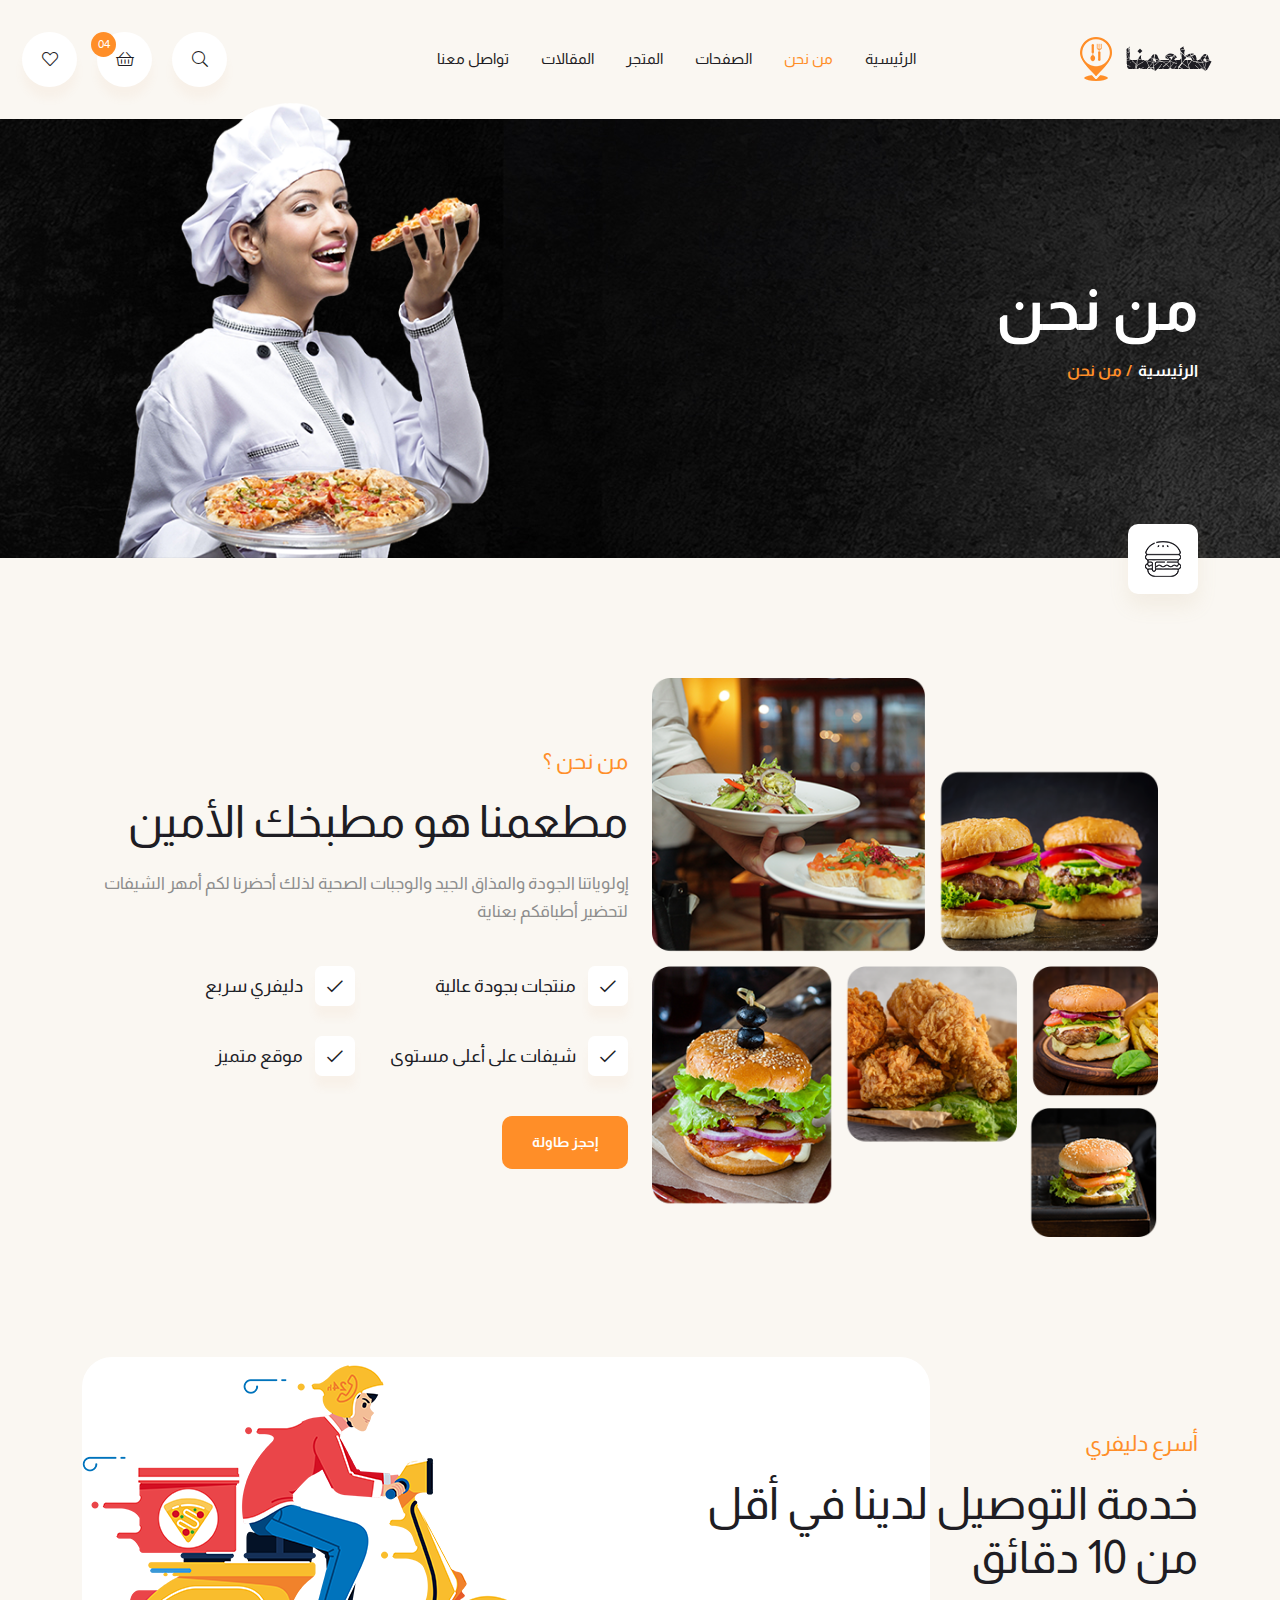
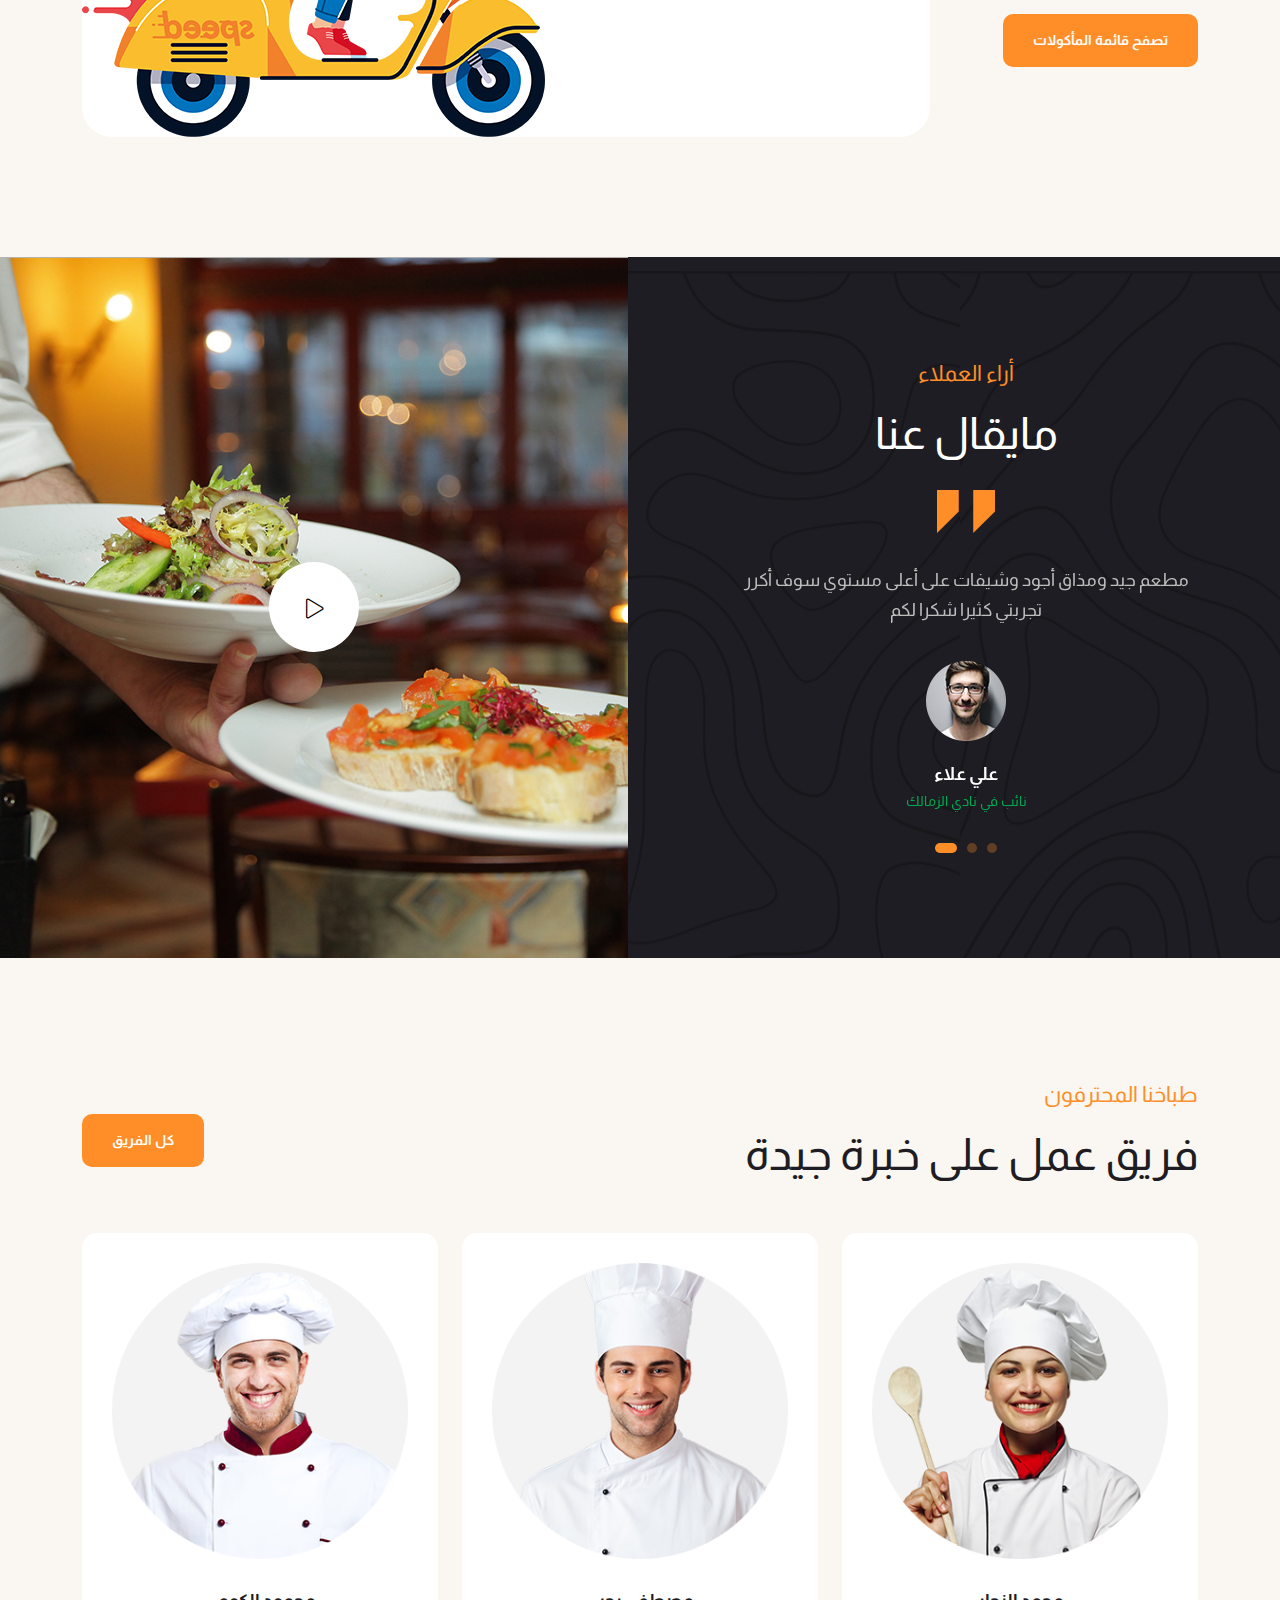
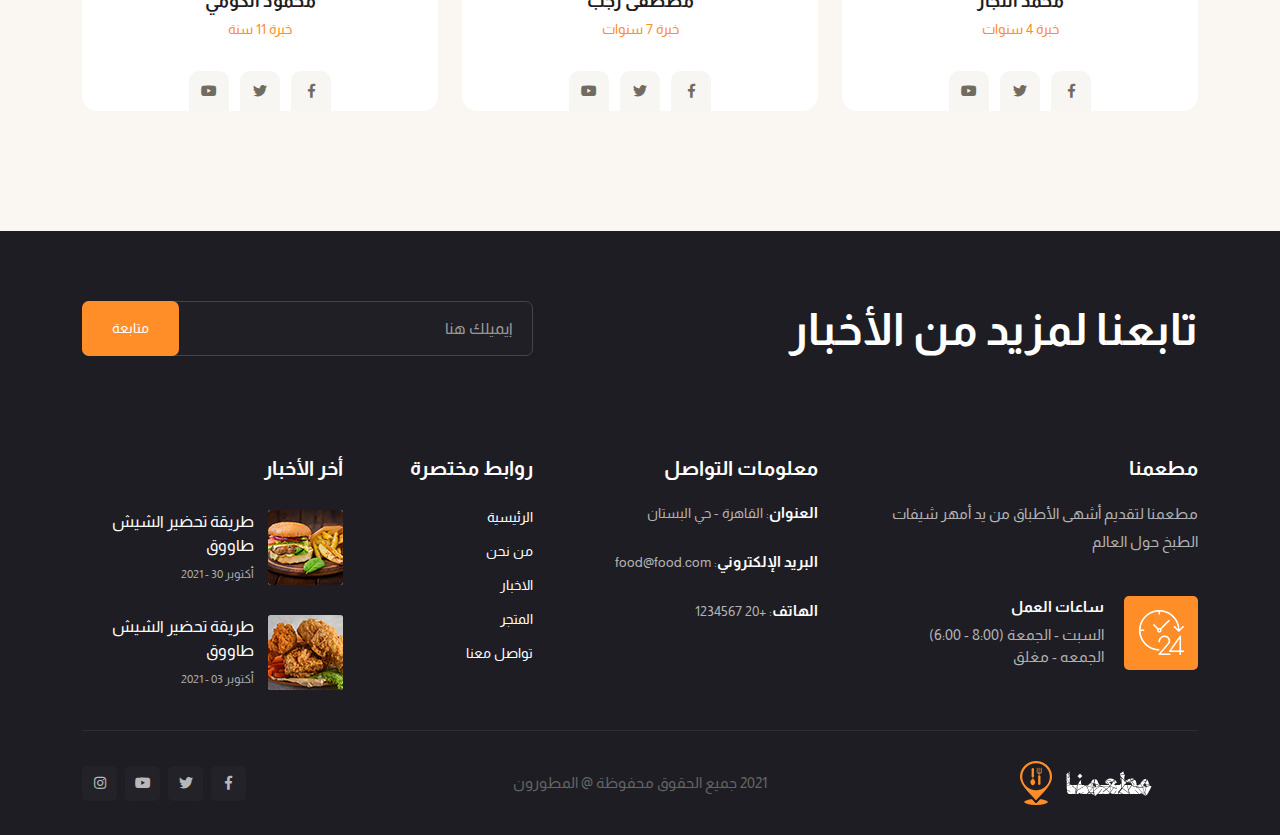
<file: about.html>
<!doctype html>
<html lang="ar" dir="rtl">

<head>
    <meta charset="utf-8">
    <meta http-equiv="x-ua-compatible" content="ie=edge">
    <meta name="description" content="">
    <meta name="viewport" content="width=device-width, initial-scale=1">

    <title> مطعمنا </title>
    <link rel="shortcut icon" type="image/x-icon" href="assets/img/favicon.png">

    <!-- css include -->
    <link rel="stylesheet" href="assets/css/bootstrap.rtl.min.css">
    <link rel="stylesheet" href="assets/css/fontawesome.css">
    <link rel="stylesheet" href="assets/css/themify-icons.css">
    <link rel="stylesheet" href="assets/css/animate.min.css">
    <link rel="stylesheet" href="assets/css/owl.carousel.min.css">
    <link rel="stylesheet" href="assets/css/magnific-popup.css">
    <link rel="stylesheet" href="assets/css/metisMenu.css">
    <link rel="stylesheet" href="assets/css/jquery-ui.css">
    <link rel="stylesheet" href="assets/css/nice-select.css">
    <link rel="stylesheet" href="assets/css/datepicker.css">
    <link rel="stylesheet" href="assets/css/jquery.timepicker.css">
    <link rel="stylesheet" href="assets/css/common.css">
    <link rel="stylesheet" href="assets/css/style.css">
    <link rel="stylesheet" href="assets/css/responsive.css">
</head>

<body>
    <!-- body wrap start -->
    <div class="body_wrap">

        <!-- backtotop - start -->
        <div id="thetop"></div>
        <div id="backtotop">
            <a href="#" id="scroll">
                <i class="fal fa-arrow-up"></i>
                <i class="fal fa-arrow-up"></i>
            </a>
        </div>
        <!-- backtotop - end -->

        <!-- start Preloader  -->
        <div class="preloder_part">
            <div class="spinner">
                <div class="dot1"></div>
                <div class="dot2"></div>
            </div>
        </div>
        <!-- End Preloader  -->

        <!-- header start -->
        <header class="header_area header_2">
            <div id="sticky-header" class="header_wrap header_space">
                <div class="container-fluid">
                    <div class="row align-items-center">
                        <div class="col-lg-2 col-6">
                            <div class="logo">
                                <a href="index.html"><img src="assets/img/logo/logo.png" alt="logo"></a>
                            </div>
                        </div>
                        <div class="col-lg-7 d-none d-lg-block">
                            <div class="main_menu_wrap navbar navbar-expand-lg">
                                <nav class="main_menu collapse navbar-collapse">
                                    <ul class="main_menu_list ul_li">
                                        <li class="dropdown">
                                            <a class="nav-link" href="index.html"> الرئيسية </a>
                                            <!-- <ul class="sub-menu">
                                                <li><a href="#"> </a></li>
                                                <li><a href="#"> </a></li>
                                               
                                            </ul> -->
                                        </li>
                                        <li class="active"><a class="nav-link" href="about.html"> من نحن </a> </li>
                                        <li class="dropdown ">
                                            <a class="nav-link" href="#"> الصفحات </a>
                                            <ul class="sub-menu">
                                                <li><a href="menu.html"> قائمة الأطباق </a></li>
                                                <li><a href="reservation.html"> نموذج حجز </a></li>
                                                <li><a href="history.html"> تاريخنا </a></li>
                                                <li><a href="team.html"> فريقنا المميز </a></li>
                                             </ul>
                                        </li>
                                        <li class="dropdown">
                                            <a class="nav-link" href="#"> المتجر </a>
                                            <ul class="sub-menu">
                                                <li><a href="shop.html"> كل المنتجات </a></li>
                                                <li><a href="shop-sidebar.html"> المنتجات </a></li>
                                                <li><a href="shop-details.html"> تفاصيل الوجبة </a></li>
                                                <li><a href="cart.html"> السلة </a></li>
                                                <li><a href="checkout.html"> الدفع </a></li>
                                            </ul>
                                        </li>
                                        <li class="dropdown">
                                            <a class="nav-link" href="blog.html"> المقالات </a>
                                            <ul class="sub-menu">
                                        
                                                <li><a href="blog-details.html"> تفاصيل المقال </a></li>
                                            </ul>
                                        </li>
                                        <li>
                                            <a class="nav-link" href="contact.html"> تواصل معنا </a>
                                        </li>
                                      </ul>
                                </nav>
                            </div>
                        </div>
                        <div class="col-lg-3 col-6">
                            <div class="header_right ul_li_right">
                                <div class="header_carts ul_li">
                                    <div class="header_search_wrap">
                                        <div class="icon search_main">
                                            <i class="fal fa-search"></i>
                                            <span><i class="fal fa-times"></i></span>
                                        </div>
                                        <div class="search_form_main">
                                            <form role="search" method="get" action="#"> 
                                                <input type="text" placeholder=" كلمات البحث "> 
                                                <button type="submit"><i class="ti-search"></i></button>
                                            </form>
                                        </div>
                                    </div>
                                    <div class="hamburger_menu">
                                        <a href="javascript:void(0);">
                                            <div class="icon cart_btn d-none d-lg-block">
                                                <i class="fal fa-shopping-basket"></i>
                                                <small class="cart_counter">04</small>
                                            </div>
                                            <div class="icon bar d-lg-none">
                                                <span><i class="fal fa-bars"></i></span>
                                            </div>
                                        </a>
                                    </div>
                                    <a class="icon cart_wishlist d-none d-lg-block" href="#">
                                        <i class="fal fa-heart"></i>
                                    </a>
                                </div>
                            </div>
                        </div>
                    </div>
                </div>
            </div>
        </header>
        <!-- header end -->

        <!-- slide-bar start -->
        <aside class="slide-bar">
            <div class="close-mobile-menu">
                <a href="javascript:void(0);"><i class="fal fa-times"></i></a>
            </div>

             <!-- sidebar-info start -->
             <div class="cart_sidebar">
                <h2 class="heading_title text-uppercase"> محتويات السلة :&nbsp; <span>4</span></h2>
                <div class="cart_items_list">
                    <div class="cart_item">
                        <div class="item_image">
                            <img src="assets/img/shop/cart/img_01.jpg" alt="image_not_found">
                        </div>
                        <div class="item_content">
                            <h4 class="item_title">
                               فرخة مشوية على الفحم بالأرز
                            </h4>
                            <span class="item_price">ج 19.00</span>
                            <button type="button" class="remove_btn"><i class="fal fa-times"></i></button>
                        </div>
                    </div>
                    <div class="cart_item">
                        <div class="item_image">
                            <img src="assets/img/shop/cart/img_02.jpg" alt="image_not_found">
                        </div>
                        <div class="item_content">
                            <h4 class="item_title">
                               فرخة مشوية على الفحم بالأرز
                            </h4>
                            <span class="item_price">ج 22.00</span>
                            <button type="button" class="remove_btn"><i class="fal fa-times"></i></button>
                        </div>
                    </div>
                    <div class="cart_item">
                        <div class="item_image">
                            <img src="assets/img/shop/cart/img_03.jpg" alt="image_not_found">
                        </div>
                        <div class="item_content">
                            <h4 class="item_title">
                               فرخة مشوية على الفحم بالأرز
                            </h4>
                            <span class="item_price">ج 43.00</span>
                            <button type="button" class="remove_btn"><i class="fal fa-times"></i></button>
                        </div>
                    </div>
                    <div class="cart_item">
                        <div class="item_image">
                            <img src="assets/img/shop/cart/img_04.jpg" alt="image_not_found">
                        </div>
                        <div class="item_content">
                            <h4 class="item_title">
                               فرخة مشوية على الفحم بالأرز
                            </h4>
                            <span class="item_price">ج 14.00</span>
                            <button type="button" class="remove_btn"><i class="fal fa-times"></i></button>
                        </div>
                    </div>
                </div>
                <div class="total_price text-uppercase">
                    <span> الإجمالي </span>
                    <span>ج 87.00</span>
                </div>
                <ul class="btns_group ul_li">
                    <li><a href="cart.html" class="thm_btn text-uppercase"> عرض السلة </a></li>
                    <li><a href="checkout.html" class="thm_btn thm_btn-2 text-uppercase"> إكمال الدفع </a></li>
                </ul>
            </div>
            <!-- sidebar-info end -->

            <!-- side-mobile-menu start -->
            <nav class="side-mobile-menu">
                <div class="header-mobile-search">
                    <form role="search" method="get" action="#">
                        <input type="text" placeholder="Search Keywords">
                        <button type="submit"><i class="ti-search"></i></button>
                    </form>
                </div>
                <ul id="mobile-menu-active">
                    <li class="dropdown"><a href="index.html"> الرئيسية </a>
                        
                    </li>
                    <li><a href="about.html"> من نحن </a></li>
                    <li class="dropdown">
                        <a href="#"> الصفحات </a>
                        <ul class="sub-menu">
                            <li><a href="menu.html"> قائمة الأطباق </a></li>
                            <li><a href="reservation.html"> نموذج حجز </a></li>
                            <li><a href="history.html"> تاريخنا </a></li>
                            <li class="active"><a href="team.html"> فريقنا المميز </a></li>
                         </ul>
                    </li>
                    <li class="dropdown">
                        <a href="#"> المتجر </a>
                        <ul class="sub-menu">
                            <li><a href="shop.html"> كل المنتجات </a></li>
                            <li><a href="shop-sidebar.html"> المنتجات </a></li>
                            <li><a href="shop-details.html"> تفاصيل الوجبة </a></li>
                            <li><a href="cart.html"> السلة </a></li>
                            <li><a href="checkout.html"> الدفع </a></li>
                        </ul>
                    </li>
                    <li class="dropdown">
                        <a class="nav-link" href="blog.html"> المقالات </a>
                        <ul class="sub-menu">
                    
                            <li><a href="blog-details.html"> تفاصيل المقال </a></li>
                        </ul>
                    </li>
                    <li>
                        <a class="nav-link" href="contact.html"> تواصل معنا </a>
                    </li>
                </ul>
            </nav>
            <!-- side-mobile-menu end -->
        </aside>
        <div class="body-overlay"></div>
        <!-- slide-bar end -->

        <!-- main body end -->
        <main>

            <!-- page title start -->
            <section class="page_title_area" data-background="assets/img/bg/page_title.jpg">
                <div class="container">
                   <div class="row">
                       <div class="col-lg-8">
                            <div class="page_title">
                                <h1> من نحن </h1>
                                <ul class="breadcrumb_nav ul_li">
                                    <li><a href="index.html"> الرئيسية </a></li>
                                    <li> من نحن </li>
                                </ul>
                            </div>
                       </div>
                       <div class="col-lg-4">
                           <div class="page_title_img">
                               <img src="assets/img/bg/page_title_img.png" alt="">
                           </div>
                       </div>
                   </div>
                </div>
                <div class="breadcrumb_icon_wrap">
                    <div class="container">
                        <div class="breadcrumb_icon">
                            <img src="assets/img/icon/bc_icon.png" alt="">
                        </div>
                    </div>
                </div>
            </section>
            <!-- page title end -->

            <!-- services start -->
            <section class="services_area services_2 pt-120 pb-120">
                <div class="container">
                    <div class="row align-items-center">
                        <div class="col-lg-6">
                            <div class="services_img">
                                <img src="assets/img/bg/services_bg.png" alt="">
                            </div>
                        </div>
                        <div class="col-lg-6">
                            <div class="services_content">
                                <div class="sec_title">
                                    <span> من نحن ؟ </span>
                                    <h2> مطعمنا هو مطبخك الأمين  </h2>
                                    <p>
                                    إولوياتنا الجودة والمذاق الجيد والوجبات الصحية 
                                    لذلك أحضرنا لكم أمهر الشيفات لتحضير أطباقكم بعناية    
                                    </p>
                                </div>
                                <ul class="a_info_list ul_li">
                                    <li><i class="fal fa-check"></i> منتجات بجودة عالية  </li>
                                    <li><i class="fal fa-check"></i> دليفري سربع   </li>
                                    <li><i class="fal fa-check"></i>  شيفات على أعلى مستوى </li>
                                    <li><i class="fal fa-check"></i> موقع متميز  </li>
                                </ul>
                                <div class="service_btn mt-10">
                                    <a class="thm_btn" href="reservation.html"> إحجز طاولة </a>
                                </div>
                            </div>
                        </div>
                    </div>
                </div>
            </section>
            <!-- services end -->

            <!-- cta start -->
            <section class="cta_area mb-120">
                <div class="container">
                    <div class="cta_bg_2">
                        <div class="row">
                            <div class="col-lg-6">
                                <div class="cta_text_wrap">
                                    <div class="sec_title">
                                        <span> أسرع دليفري  </span>
                                        <h2> خدمة التوصيل لدينا في أقل من 10 دقائق  </h2>
                                    </div>
                                    <div class="cta_btn mt-30">
                                        <a class="thm_btn" href="shop-sidebar.html"> تصفح قائمة المأكولات </a>
                                    </div>
                                </div>
                            </div>
                            <div class="col-lg-6">
                                <div class="cta_img">
                                    <img src="assets/img/bg/cta_img.png" alt="">
                                </div>
                            </div>
                        </div>
                    </div>
                </div>
            </section>
            <!-- cta end -->

            <!-- testimonial start -->
            <section class="testimonial_area testimonial_2" data-background="assets/img/bg/reservation_bg.jpg">
                <div class="container-fluid p-0">
                    <div class="row flex-row-reverse">
                        <div class="col-lg-6">
                            <div class="reservation_img pos-rel">
                                <img src="assets/img/bg/testimonial_bg.jpg" alt="">
                                <a class="popup-video video_icon" href="https://www.youtube.com/watch?v=cRXm1p-CNyk"><i class="fal fa-play"></i></a>
                            </div>
                        </div>
                        <div class="col-lg-6">
                            <div class="testimonial_content_wrap text-center">
                                <div class="sec_title sec_title-white">
                                    <span> أراء العملاء </span>
                                    <h2> مايقال عنا </h2>
                                </div>
                                <div class="testimonial_active-3 owl-carousel">
                                    <div class="tm_item">
                                        <div class="tm_icon">
                                            <img src="assets/img/icon/tm_q_02.png" alt="">
                                        </div>
                                        <p> مطعم جيد ومذاق أجود وشيفات على أعلى مستوي 
                                            سوف أكرر تجربتي كثيرا 
                                        شكرا لكم
                                     </p>
                                        <div class="author_info">
                                            <div class="author">
                                                <img src="assets/img/testimonial/tm_author.png" alt="">
                                            </div>
                                            <h4> علي علاء </h4>
                                            <span> نائب في نادي الزمالك </span>
                                        </div>
                                    </div>
                                    <div class="tm_item">
                                        <div class="tm_icon">
                                            <img src="assets/img/icon/tm_q_02.png" alt="">
                                        </div>
                                        <p> مطعم جيد ومذاق أجود وشيفات على أعلى مستوي 
                                            سوف أكرر تجربتي كثيرا 
                                        شكرا لكم
                                     </p>
                                        <div class="author_info">
                                            <div class="author">
                                                <img src="assets/img/testimonial/tm_author.png" alt="">
                                            </div>
                                            <h4> علي علاء </h4>
                                            <span> نائب في نادي الزمالك </span>
                                        </div>
                                    </div>
                                    <div class="tm_item">
                                        <div class="tm_icon">
                                            <img src="assets/img/icon/tm_q_02.png" alt="">
                                        </div>
                                        <p> مطعم جيد ومذاق أجود وشيفات على أعلى مستوي 
                                            سوف أكرر تجربتي كثيرا 
                                        شكرا لكم
                                     </p>
                                        <div class="author_info">
                                            <div class="author">
                                                <img src="assets/img/testimonial/tm_author.png" alt="">
                                            </div>
                                            <h4> علي علاء </h4>
                                            <span> نائب في نادي الزمالك </span>
                                        </div>
                                    </div>
                                </div>
                            </div>
                        </div>
                    </div>
                </div>
            </section>
            <!-- testimonial end -->

            <!-- team start -->
            <section class="team_area pt-120 pb-90">
                <div class="container">
                    <div class="row align-items-center mb-30">
                        <div class="col-md-8">
                            <div class="sec_title">
                                <span> طباخنا المحترفون  </span>
                                <h2> فريق عمل على خبرة جيدة </h2>
                            </div>
                        </div>
                        <div class="col-md-4">
                            <div class="crs_btn text-md-end">
                                <a class="thm_btn" href="team.html">  كل الفريق </a>
                            </div>
                        </div>
                    </div>
                    <div class="row justify-content-md-center">
                        <div class="col-lg-4 col-md-6">
                            <div class="team_single text-center">
                                <div class="team_thumb">
                                    <img src="assets/img/team/img_01.png" alt="">
                                </div>
                                <div class="team_text">
                                    <h3>  محمد النجار   </h3>
                                    <span>  خبرة 4 سنوات</span>
                                </div>
                                <div class="team_social">
                                    <a href="#"><i class="fab fa-facebook-f"></i></a>
                                    <a href="#"><i class="fab fa-twitter"></i></a>
                                    <a href="#"><i class="fab fa-youtube"></i></a>
                                    <!-- <a href="#"><i class="fab fa-instagram"></i></a> -->
                                </div>
                            </div>
                        </div>
                        <div class="col-lg-4 col-md-6">
                            <div class="team_single text-center">
                                <div class="team_thumb">
                                    <img src="assets/img/team/img_02.png" alt="">
                                </div>
                                <div class="team_text">
                                    <h3>  مصطفى رجب   </h3>
                                    <span>  خبرة 7 سنوات</span>
                                </div>
                                <div class="team_social">
                                    <a href="#"><i class="fab fa-facebook-f"></i></a>
                                    <a href="#"><i class="fab fa-twitter"></i></a>
                                    <a href="#"><i class="fab fa-youtube"></i></a>
                                    <!-- <a href="#"><i class="fab fa-instagram"></i></a> -->
                                </div>
                            </div>
                        </div>
                        <div class="col-lg-4 col-md-6">
                            <div class="team_single text-center">
                                <div class="team_thumb">
                                    <img src="assets/img/team/img_03.png" alt="">
                                </div>
                                <div class="team_text">
                                    <h3> محمود الكومي  </h3>
                                    <span>  خبرة 11 سنة</span>
                                </div>
                                <div class="team_social">
                                    <a href="#"><i class="fab fa-facebook-f"></i></a>
                                    <a href="#"><i class="fab fa-twitter"></i></a>
                                    <a href="#"><i class="fab fa-youtube"></i></a>
                                    <!-- <a href="#"><i class="fab fa-instagram"></i></a> -->
                                </div>
                            </div>
                        </div>
                    </div>
                </div>
            </section>
            <!-- team end -->

      
        </main>
        <!-- main body end -->

        <!-- footer start -->
        <footer id="Footer" class="footer-area footer_bg">
           
        </footer>
        <!-- footer end -->

    </div>
    <!-- body wrap end -->

    <!-- jquery include -->
    <script src="assets/js/jquery-3.5.0.min.js"></script>
    <script src="assets/js/bootstrap.bundle.min.js"></script>
    <script src="assets/js/owl.carousel.min.js"></script>
    <script src="assets/js/metisMenu.min.js"></script>
    <script src="assets/js/wow.min.js"></script>
    <script src="assets/js/jquery.nice-select.min.js"></script>
    <script src="assets/js/jquery-ui.js"></script>
    <script src="assets/js/datepicker.js"></script>
    <script src="assets/js/jquery.timepicker.min.js"></script>
    <script src="assets/js/isotope.pkgd.min.js"></script>
    <script src="assets/js/imagesloaded.pkgd.min.js"></script>
    <script src="assets/js/jquery.magnific-popup.min.js"></script>
    <script src="assets/js/main.js"></script>
    <script>
        $('#Footer').load('Footer.html');
    </script>
</body>

</html>
</file>
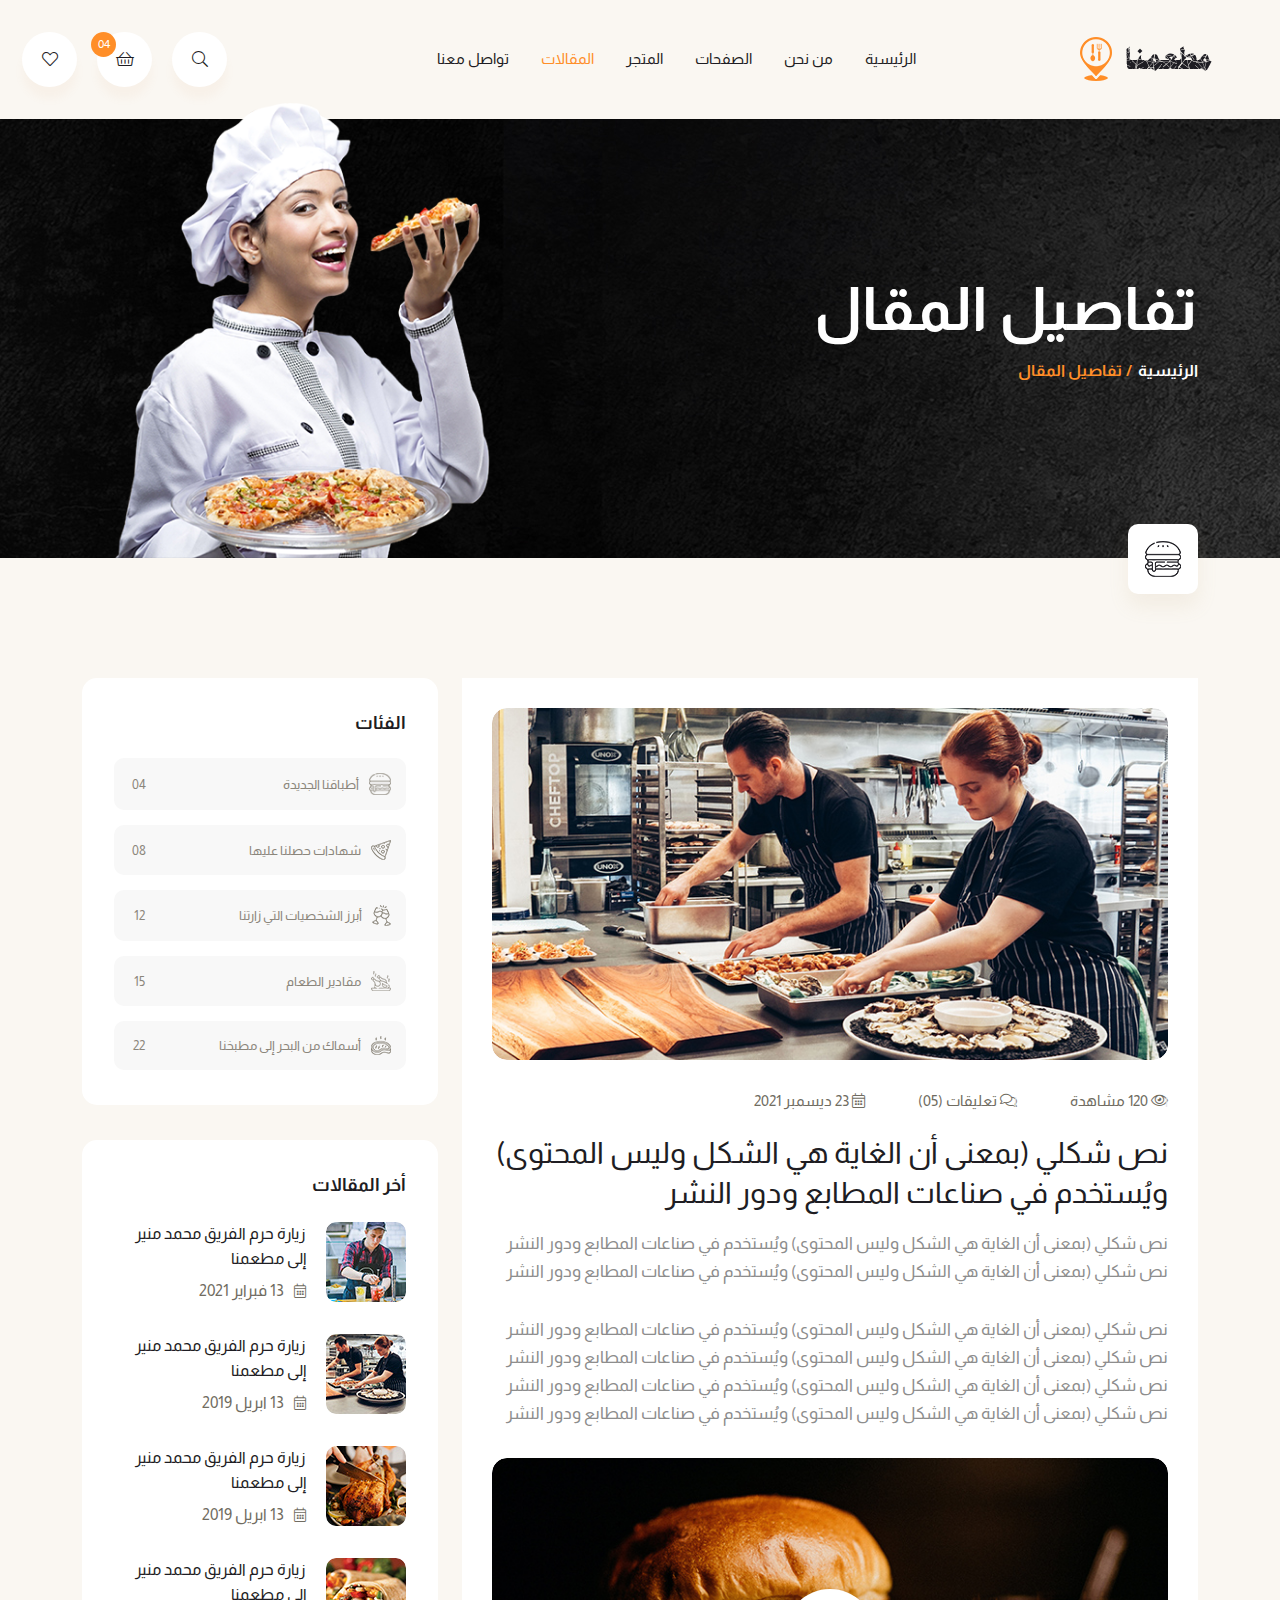
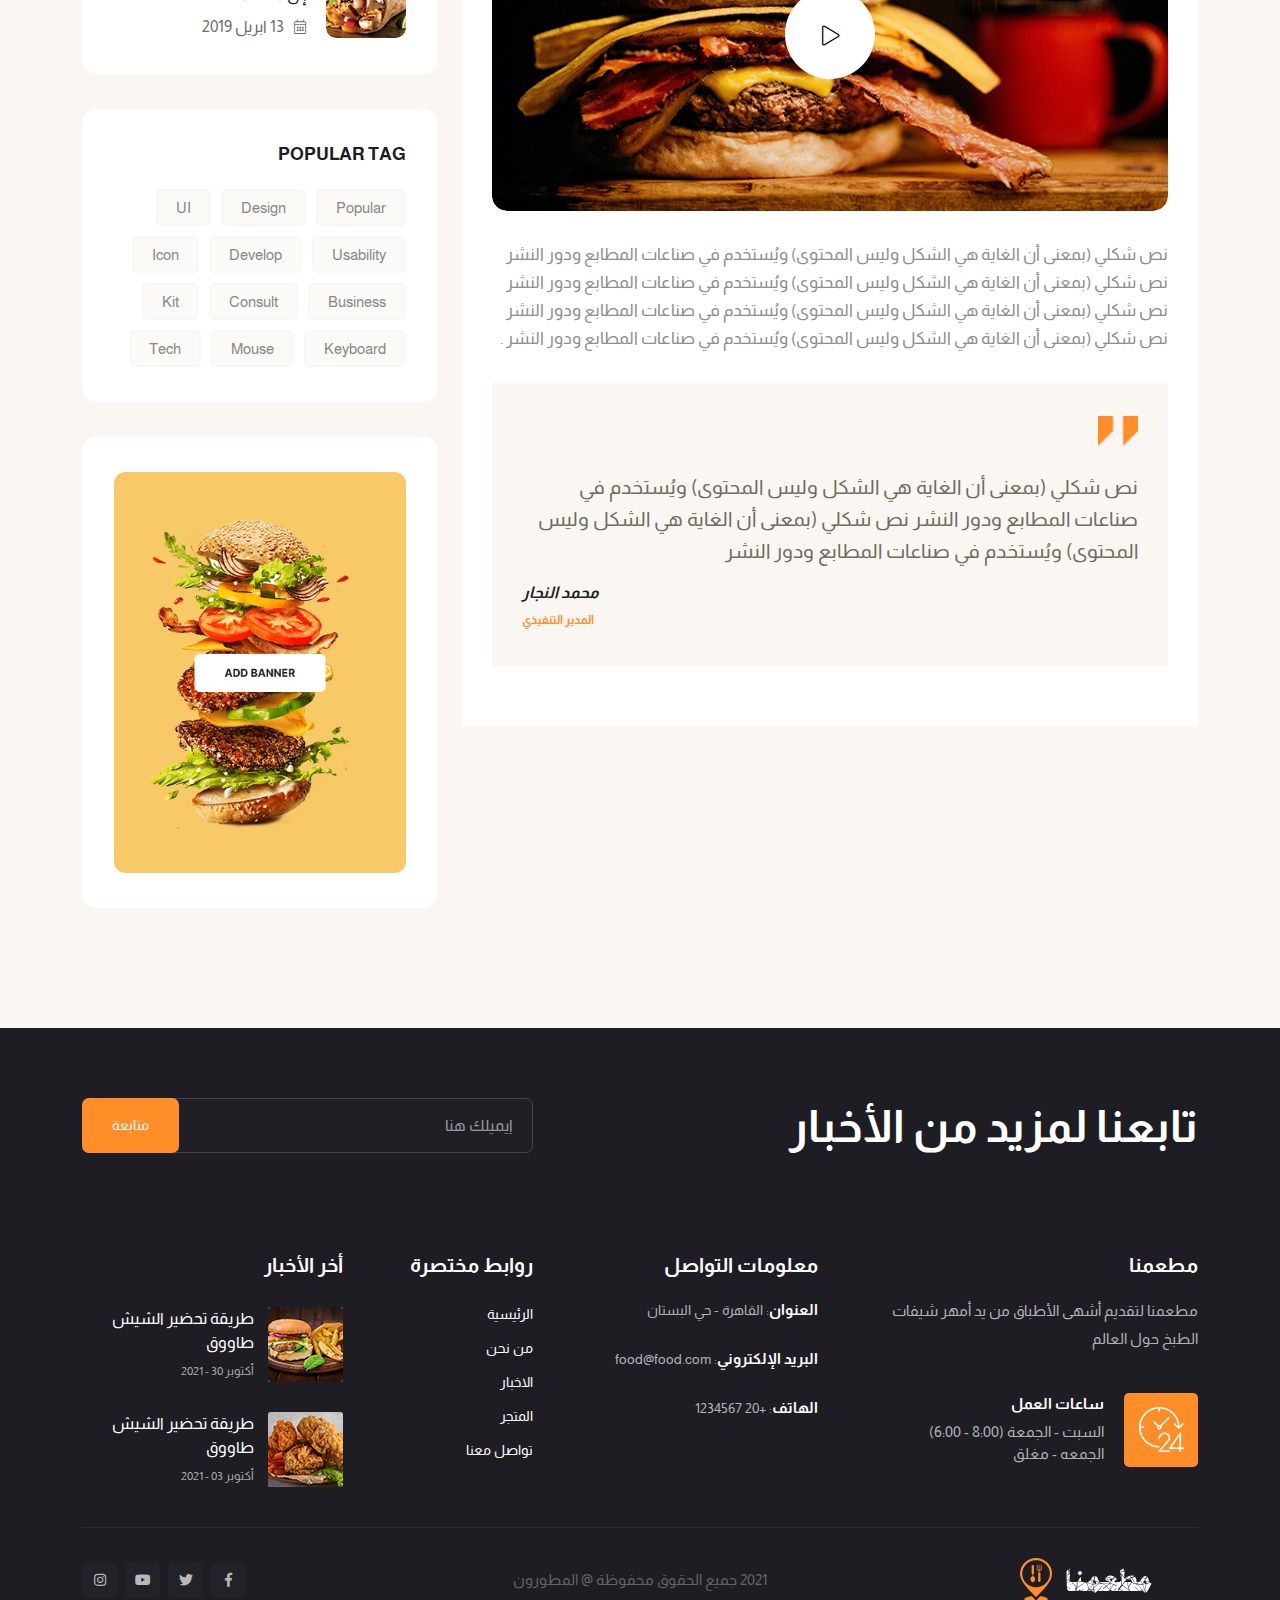
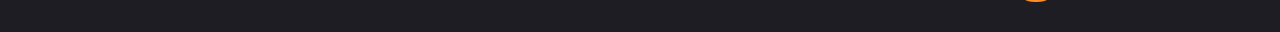
<file: blog-details.html>
<!doctype html>
<html lang="ar" dir="rtl">

<head>
    <meta charset="utf-8">
    <meta http-equiv="x-ua-compatible" content="ie=edge">
    <meta name="description" content="">
    <meta name="viewport" content="width=device-width, initial-scale=1">

    <title>  مطعمنا  </title>
    <link rel="shortcut icon" type="image/x-icon" href="assets/img/favicon.png">

    <!-- css include -->
    <link rel="stylesheet" href="assets/css/bootstrap.rtl.min.css">
    <link rel="stylesheet" href="assets/css/fontawesome.css">
    <link rel="stylesheet" href="assets/css/themify-icons.css">
    <link rel="stylesheet" href="assets/css/animate.min.css">
    <link rel="stylesheet" href="assets/css/owl.carousel.min.css">
    <link rel="stylesheet" href="assets/css/magnific-popup.css">
    <link rel="stylesheet" href="assets/css/metisMenu.css">
    <link rel="stylesheet" href="assets/css/jquery-ui.css">
    <link rel="stylesheet" href="assets/css/nice-select.css">
    <link rel="stylesheet" href="assets/css/datepicker.css">
    <link rel="stylesheet" href="assets/css/jquery.timepicker.css">
    <link rel="stylesheet" href="assets/css/common.css">
    <link rel="stylesheet" href="assets/css/style.css">
    <link rel="stylesheet" href="assets/css/responsive.css">
</head>

<body>
    <!-- body wrap start -->
    <div class="body_wrap">

        <!-- backtotop - start -->
        <div id="thetop"></div>
        <div id="backtotop">
            <a href="#" id="scroll">
                <i class="fal fa-arrow-up"></i>
                <i class="fal fa-arrow-up"></i>
            </a>
        </div>
        <!-- backtotop - end -->

        <!-- start Preloader  -->
        <div class="preloder_part">
            <div class="spinner">
                <div class="dot1"></div>
                <div class="dot2"></div>
            </div>
        </div>
        <!-- End Preloader  -->

      <!-- header start -->
      <header class="header_area header_2">
        <div id="sticky-header" class="header_wrap header_space">
            <div class="container-fluid">
                <div class="row align-items-center">
                    <div class="col-lg-2 col-6">
                        <div class="logo">
                            <a href="index.html"><img src="assets/img/logo/logo.png" alt="logo"></a>
                        </div>
                    </div>
                    <div class="col-lg-7 d-none d-lg-block">
                        <div class="main_menu_wrap navbar navbar-expand-lg">
                            <nav class="main_menu collapse navbar-collapse">
                                <ul class="main_menu_list ul_li">
                                    <li class="dropdown">
                                        <a class="nav-link" href="index.html"> الرئيسية </a>
                                        <!-- <ul class="sub-menu">
                                            <li><a href="#"> </a></li>
                                            <li><a href="#"> </a></li>
                                           
                                        </ul> -->
                                    </li>
                                    <li><a class="nav-link" href="about.html"> من نحن </a> </li>
                                    <li class="dropdown">
                                        <a class="nav-link" href="#"> الصفحات </a>
                                        <ul class="sub-menu">
                                            <li><a href="menu.html"> قائمة الأطباق </a></li>
                                            <li><a href="reservation.html"> نموذج حجز </a></li>
                                            <li><a href="history.html"> تاريخنا </a></li>
                                            <li><a href="team.html"> فريقنا المميز </a></li>
                                         </ul>
                                    </li>
                                    <li class="dropdown">
                                        <a class="nav-link" href="#"> المتجر </a>
                                        <ul class="sub-menu">
                                            <li><a href="shop.html"> كل المنتجات </a></li>
                                            <li><a href="shop-sidebar.html"> المنتجات </a></li>
                                            <li><a href="shop-details.html"> تفاصيل الوجبة </a></li>
                                            <li><a href="cart.html"> السلة </a></li>
                                            <li><a href="checkout.html"> الدفع </a></li>
                                        </ul>
                                    </li>
                                    <li class="dropdown active">
                                        <a class="nav-link" href="blog.html"> المقالات </a>
                                        <ul class="sub-menu ">
                                    
                                            <li class="active"><a href="blog-details.html"> تفاصيل المقال </a></li>
                                        </ul>
                                    </li>
                                    <li>
                                        <a class="nav-link" href="contact.html"> تواصل معنا </a>
                                    </li>
                                  </ul>
                            </nav>
                        </div>
                    </div>
                    <div class="col-lg-3 col-6">
                        <div class="header_right ul_li_right">
                            <div class="header_carts ul_li">
                                <div class="header_search_wrap">
                                    <div class="icon search_main">
                                        <i class="fal fa-search"></i>
                                        <span><i class="fal fa-times"></i></span>
                                    </div>
                                    <div class="search_form_main">
                                        <form role="search" method="get" action="#"> 
                                            <input type="text" placeholder=" كلمات البحث "> 
                                            <button type="submit"><i class="ti-search"></i></button>
                                        </form>
                                    </div>
                                </div>
                                <div class="hamburger_menu">
                                    <a href="javascript:void(0);">
                                        <div class="icon cart_btn d-none d-lg-block">
                                            <i class="fal fa-shopping-basket"></i>
                                            <small class="cart_counter">04</small>
                                        </div>
                                        <div class="icon bar d-lg-none">
                                            <span><i class="fal fa-bars"></i></span>
                                        </div>
                                    </a>
                                </div>
                                <a class="icon cart_wishlist d-none d-lg-block" href="#">
                                    <i class="fal fa-heart"></i>
                                </a>
                            </div>
                        </div>
                    </div>
                </div>
            </div>
        </div>
    </header>
    <!-- header end -->

        <!-- slide-bar start -->
        <aside class="slide-bar">
            <div class="close-mobile-menu">
                <a href="javascript:void(0);"><i class="fal fa-times"></i></a>
            </div>

             <!-- sidebar-info start -->
             <div class="cart_sidebar">
                <h2 class="heading_title text-uppercase"> محتويات السلة :&nbsp; <span>4</span></h2>
                <div class="cart_items_list">
                    <div class="cart_item">
                        <div class="item_image">
                            <img src="assets/img/shop/cart/img_01.jpg" alt="image_not_found">
                        </div>
                        <div class="item_content">
                            <h4 class="item_title">
                               فرخة مشوية على الفحم بالأرز
                            </h4>
                            <span class="item_price">ج 19.00</span>
                            <button type="button" class="remove_btn"><i class="fal fa-times"></i></button>
                        </div>
                    </div>
                    <div class="cart_item">
                        <div class="item_image">
                            <img src="assets/img/shop/cart/img_02.jpg" alt="image_not_found">
                        </div>
                        <div class="item_content">
                            <h4 class="item_title">
                               فرخة مشوية على الفحم بالأرز
                            </h4>
                            <span class="item_price">ج 22.00</span>
                            <button type="button" class="remove_btn"><i class="fal fa-times"></i></button>
                        </div>
                    </div>
                    <div class="cart_item">
                        <div class="item_image">
                            <img src="assets/img/shop/cart/img_03.jpg" alt="image_not_found">
                        </div>
                        <div class="item_content">
                            <h4 class="item_title">
                               فرخة مشوية على الفحم بالأرز
                            </h4>
                            <span class="item_price">ج 43.00</span>
                            <button type="button" class="remove_btn"><i class="fal fa-times"></i></button>
                        </div>
                    </div>
                    <div class="cart_item">
                        <div class="item_image">
                            <img src="assets/img/shop/cart/img_04.jpg" alt="image_not_found">
                        </div>
                        <div class="item_content">
                            <h4 class="item_title">
                               فرخة مشوية على الفحم بالأرز
                            </h4>
                            <span class="item_price">ج 14.00</span>
                            <button type="button" class="remove_btn"><i class="fal fa-times"></i></button>
                        </div>
                    </div>
                </div>
                <div class="total_price text-uppercase">
                    <span> الإجمالي </span>
                    <span>ج 87.00</span>
                </div>
                <ul class="btns_group ul_li">
                    <li><a href="cart.html" class="thm_btn text-uppercase"> عرض السلة </a></li>
                    <li><a href="checkout.html" class="thm_btn thm_btn-2 text-uppercase"> إكمال الدفع </a></li>
                </ul>
            </div>
            <!-- sidebar-info end -->

           <!-- side-mobile-menu start -->
           <nav class="side-mobile-menu">
            <div class="header-mobile-search">
                <form role="search" method="get" action="#">
                    <input type="text" placeholder="Search Keywords">
                    <button type="submit"><i class="ti-search"></i></button>
                </form>
            </div>
            <ul id="mobile-menu-active">
                <li class="dropdown"><a href="index.html"> الرئيسية </a>
                    
                </li>
                <li><a href="about.html"> من نحن </a></li>
                <li class="dropdown">
                    <a href="#"> الصفحات </a>
                    <ul class="sub-menu">
                        <li><a href="menu.html"> قائمة الأطباق </a></li>
                        <li><a href="reservation.html"> نموذج حجز </a></li>
                        <li><a href="history.html"> تاريخنا </a></li>
                        <li class="active"><a href="team.html"> فريقنا المميز </a></li>
                     </ul>
                </li>
                <li class="dropdown">
                    <a href="#"> المتجر </a>
                    <ul class="sub-menu">
                        <li><a href="shop.html"> كل المنتجات </a></li>
                        <li><a href="shop-sidebar.html"> المنتجات </a></li>
                        <li><a href="shop-details.html"> تفاصيل الوجبة </a></li>
                        <li><a href="cart.html"> السلة </a></li>
                        <li><a href="checkout.html"> الدفع </a></li>
                    </ul>
                </li>
                <li class="dropdown">
                    <a class="nav-link" href="blog.html"> المقالات </a>
                    <ul class="sub-menu">
                
                        <li><a href="blog-details.html"> تفاصيل المقال </a></li>
                    </ul>
                </li>
                <li>
                    <a class="nav-link" href="contact.html"> تواصل معنا </a>
                </li>
            </ul>
        </nav>
        <!-- side-mobile-menu end -->
        </aside>
        <div class="body-overlay"></div>
        <!-- slide-bar end -->
        
        <!-- main body end -->
        <main>

            <!-- page title start -->
            <section class="page_title_area" data-background="assets/img/bg/page_title.jpg">
                <div class="container">
                   <div class="row">
                       <div class="col-lg-8">
                            <div class="page_title">
                                <h1> تفاصيل المقال </h1>
                                <ul class="breadcrumb_nav ul_li">
                                    <li><a href="index.html"> الرئيسية </a></li>
                                    <li> تفاصيل المقال </li>
                                </ul>
                            </div>
                       </div>
                       <div class="col-lg-4">
                           <div class="page_title_img">
                               <img src="assets/img/bg/page_title_img.png" alt="">
                           </div>
                       </div>
                   </div>
                </div>
                <div class="breadcrumb_icon_wrap">
                    <div class="container">
                        <div class="breadcrumb_icon">
                            <img src="assets/img/icon/bc_icon.png" alt="">
                        </div>
                    </div>
                </div>
            </section>
            <!-- page title end -->

            <!-- blog start -->
            <section class="blog_details_area pt-120 pb-70">
                <div class="container">
                    <div class="row">
                        <div class="col-lg-8">
                            <div class="blog_dtls_wrap mb-50">
                                <div class="post_content mb-30">
                                    <figure class="post_thumb mb-30">
                                        <img src="assets/img/blog/feed/img_01.jpg" alt="">
                                    </figure>
                                    <ul class="post_meta ul_li">
                                        <li><i class="fal fa-eye"></i> 120 مشاهدة </li>
                                        <li><a href="#"><i class="fal fa-comments"></i>   تعليقات (05)</a></li>
                                        <li><i class="fal fa-calendar-alt"></i> 23 ديسمبر 2021 </li>
                                    </ul>
                                    <h3 class="title"><a href="blog-details.html"> نص شكلي (بمعنى أن الغاية هي الشكل وليس المحتوى) ويُستخدم في صناعات المطابع ودور النشر </a></h3>
                                    <p> نص شكلي (بمعنى أن الغاية هي الشكل وليس المحتوى) ويُستخدم في صناعات المطابع ودور النشر
                                        نص شكلي (بمعنى أن الغاية هي الشكل وليس المحتوى) ويُستخدم في صناعات المطابع ودور النشر </p>
                                   
                                    <p>
                                        
                                        نص شكلي (بمعنى أن الغاية هي الشكل وليس المحتوى) ويُستخدم في صناعات المطابع ودور النشر
                                        نص شكلي (بمعنى أن الغاية هي الشكل وليس المحتوى) ويُستخدم في صناعات المطابع ودور النشر 
                                        نص شكلي (بمعنى أن الغاية هي الشكل وليس المحتوى) ويُستخدم في صناعات المطابع ودور النشر
                                        نص شكلي (بمعنى أن الغاية هي الشكل وليس المحتوى) ويُستخدم في صناعات المطابع ودور النشر 
                                    </p>
                                    <div class="video_wrap pos-rel mt-30 mb-30">
                                        <div class="post_thumb pos-rel">
                                            <img src="assets/img/blog/feed/img_03.jpg" alt="">
                                            <a class="popup-video video_icon" href="https://www.youtube.com/watch?v=cRXm1p-CNyk"><i class="fal fa-play"></i></a>
                                        </div>
                                    </div>
                                    <p>نص شكلي (بمعنى أن الغاية هي الشكل وليس المحتوى) ويُستخدم في صناعات المطابع ودور النشر
                                        نص شكلي (بمعنى أن الغاية هي الشكل وليس المحتوى) ويُستخدم في صناعات المطابع ودور النشر نص شكلي (بمعنى أن الغاية هي الشكل وليس المحتوى) ويُستخدم في صناعات المطابع ودور النشر
                                        نص شكلي (بمعنى أن الغاية هي الشكل وليس المحتوى) ويُستخدم في صناعات المطابع ودور النشر .</p>
                                    <blockquote>
                                        <div class="quote_icon">
                                            <img src="assets/img/icon/quote.png" alt="">
                                        </div>
                                        نص شكلي (بمعنى أن الغاية هي الشكل وليس المحتوى) ويُستخدم في صناعات المطابع ودور النشر
                                        نص شكلي (بمعنى أن الغاية هي الشكل وليس المحتوى) ويُستخدم في صناعات المطابع ودور النشر 
                                        <div class="post_author_info text-end">
                                            <cite> محمد النجار</cite>
                                            <span> المدير التنفيذي </span>
                                        </div>
                                    </blockquote>
                                    </div>
                             
                            
                           
                            </div>
                        </div>
                        <div class="col-lg-4">
                            <div class="widget_wrap mb-50">
                                 
                                <div class="widget">
                                    <h3 class="widget_title"> الفئات </h3>
                                    <ul class="widget_category">
                                        <li>
                                            <a href="#">
                                                <div class="wc_left ul_li">
                                                    <img class="icon" src="assets/img/icon/wc_01.png" alt="">
                                                    <span> أطباقنا الجديدة </span>
                                                </div>
                                                <span class="number">04</span>
                                            </a>
                                        </li>
                                        <li>
                                            <a href="#">
                                                <div class="wc_left ul_li">
                                                    <img class="icon" src="assets/img/icon/wc_02.png" alt="">
                                                    <span> شهادات حصلنا عليها </span>
                                                </div>
                                                <span class="number">08</span>
                                            </a>
                                        </li>
                                        <li>
                                            <a href="#">
                                                <div class="wc_left ul_li">
                                                    <img class="icon" src="assets/img/icon/wc_03.png" alt="">
                                                    <span> أبرز الشخصيات التي زارتنا </span>
                                                </div>
                                                <span class="number">12</span>
                                            </a>
                                        </li>
                                        <li>
                                            <a href="#">
                                                <div class="wc_left ul_li">
                                                    <img class="icon" src="assets/img/icon/wc_04.png" alt="">
                                                    <span> مقادير الطعام </span>
                                                </div>
                                                <span class="number">15</span>
                                            </a>
                                        </li>
                                        <li>
                                            <a href="#">
                                                <div class="wc_left ul_li">
                                                    <img class="icon" src="assets/img/icon/wc_05.png" alt="">
                                                    <span> أسماك من البحر إلى مطبخنا </span>
                                                </div>
                                                <span class="number">22</span>
                                            </a>
                                        </li>
                                    </ul>
                                </div>
                              
                                
                                <div class="widget">
                                    <h3 class="widget_title"> أخر المقالات </h3>
                                    <ul class="widget_post">
                                        <li>
                                            <div class="post_thumb">
                                                <a href="blog-details.html"><img src="assets/img/blog/feed/wpost_01.jpg" alt=""></a>
                                            </div>
                                            <div class="content">
                                                <h6><a href="blog-details.html"> زيارة حرم الفريق محمد منير إلى مطعمنا </a></h6>
                                                <span class="date"><i class="fal fa-calendar-alt"></i> 13 فبراير
                                                    2021</span>
                                            </div>
                                        </li>
                                        <li>
                                            <div class="post_thumb">
                                                <a href="blog-details.html"><img src="assets/img/blog/feed/wpost_02.jpg" alt=""></a>
                                            </div>
                                            <div class="content">
                                                <h6><a href="blog-details.html">زيارة حرم الفريق محمد منير إلى مطعمنا</a></h6>
                                                <span class="date"><i class="fal fa-calendar-alt"></i>  13 ابريل 2019 </span>
                                            </div>
                                        </li>
                                        <li>
                                            <div class="post_thumb">
                                                <a href="blog-details.html"><img src="assets/img/blog/feed/wpost_03.jpg" alt=""></a>
                                            </div>
                                            <div class="content">
                                                <h6><a href="blog-details.html">زيارة حرم الفريق محمد منير إلى مطعمنا</a></h6>
                                                <span class="date"><i class="fal fa-calendar-alt"></i>  13 ابريل 2019 </span>
                                            </div>
                                        </li>
                                        <li>
                                            <div class="post_thumb">
                                                <a href="blog-details.html"><img src="assets/img/blog/feed/wpost_04.jpg" alt=""></a>
                                            </div>
                                            <div class="content">
                                                <h6><a href="blog-details.html">زيارة حرم الفريق محمد منير إلى مطعمنا</a></h6>
                                                <span class="date"><i class="fal fa-calendar-alt"></i>  13 ابريل 2019 </span>
                                            </div>
                                        </li>
                                    </ul>
                                </div>


                                <div class="widget">
                                    <h3 class="widget_title">Popular Tag</h3>
                                    <ul class="post_tags">
                                        <li><a href="#">Popular</a></li>
                                        <li><a href="#">Design</a></li>
                                        <li><a href="#">UI</a></li>
                                        <li><a href="#">Usability</a></li>
                                        <li><a href="#">Develop</a></li>
                                        <li><a href="#">Icon</a></li>
                                        <li><a href="#">Business</a></li>
                                        <li><a href="#">Consult</a></li>
                                        <li><a href="#">Kit</a></li>
                                        <li><a href="#">Keyboard</a></li>
                                        <li><a href="#">Mouse</a></li>
                                        <li><a href="#">Tech</a></li>
                                    </ul>
                                </div>
                                <div class="widget">
                                    <a class="adds_img" href="#">
                                        <img src="assets/img/blog/feed/adds_img.jpg" alt="">
                                    </a>
                                </div>
                            </div>
                        </div>
                    </div>
                </div>
            </section>
            <!-- blog end -->

       
        </main>
        <!-- main body end -->

        <!-- footer start -->
        <footer id="Footer" class="footer-area footer_bg">
     
        </footer>
        <!-- footer end -->

    </div>
    <!-- body wrap end -->

    <!-- jquery include -->
    <script src="assets/js/jquery-3.5.0.min.js"></script>
    <script src="assets/js/bootstrap.bundle.min.js"></script>
    <script src="assets/js/owl.carousel.min.js"></script>
    <script src="assets/js/metisMenu.min.js"></script>
    <script src="assets/js/wow.min.js"></script>
    <script src="assets/js/jquery.nice-select.min.js"></script>
    <script src="assets/js/jquery-ui.js"></script>
    <script src="assets/js/datepicker.js"></script>
    <script src="assets/js/jquery.timepicker.min.js"></script>
    <script src="assets/js/isotope.pkgd.min.js"></script>
    <script src="assets/js/imagesloaded.pkgd.min.js"></script>
    <script src="assets/js/jquery.magnific-popup.min.js"></script>
    <script src="assets/js/main.js"></script>
    <script>
        $('#Footer').load('Footer.html');
    </script>
</body>

</html>
</file>
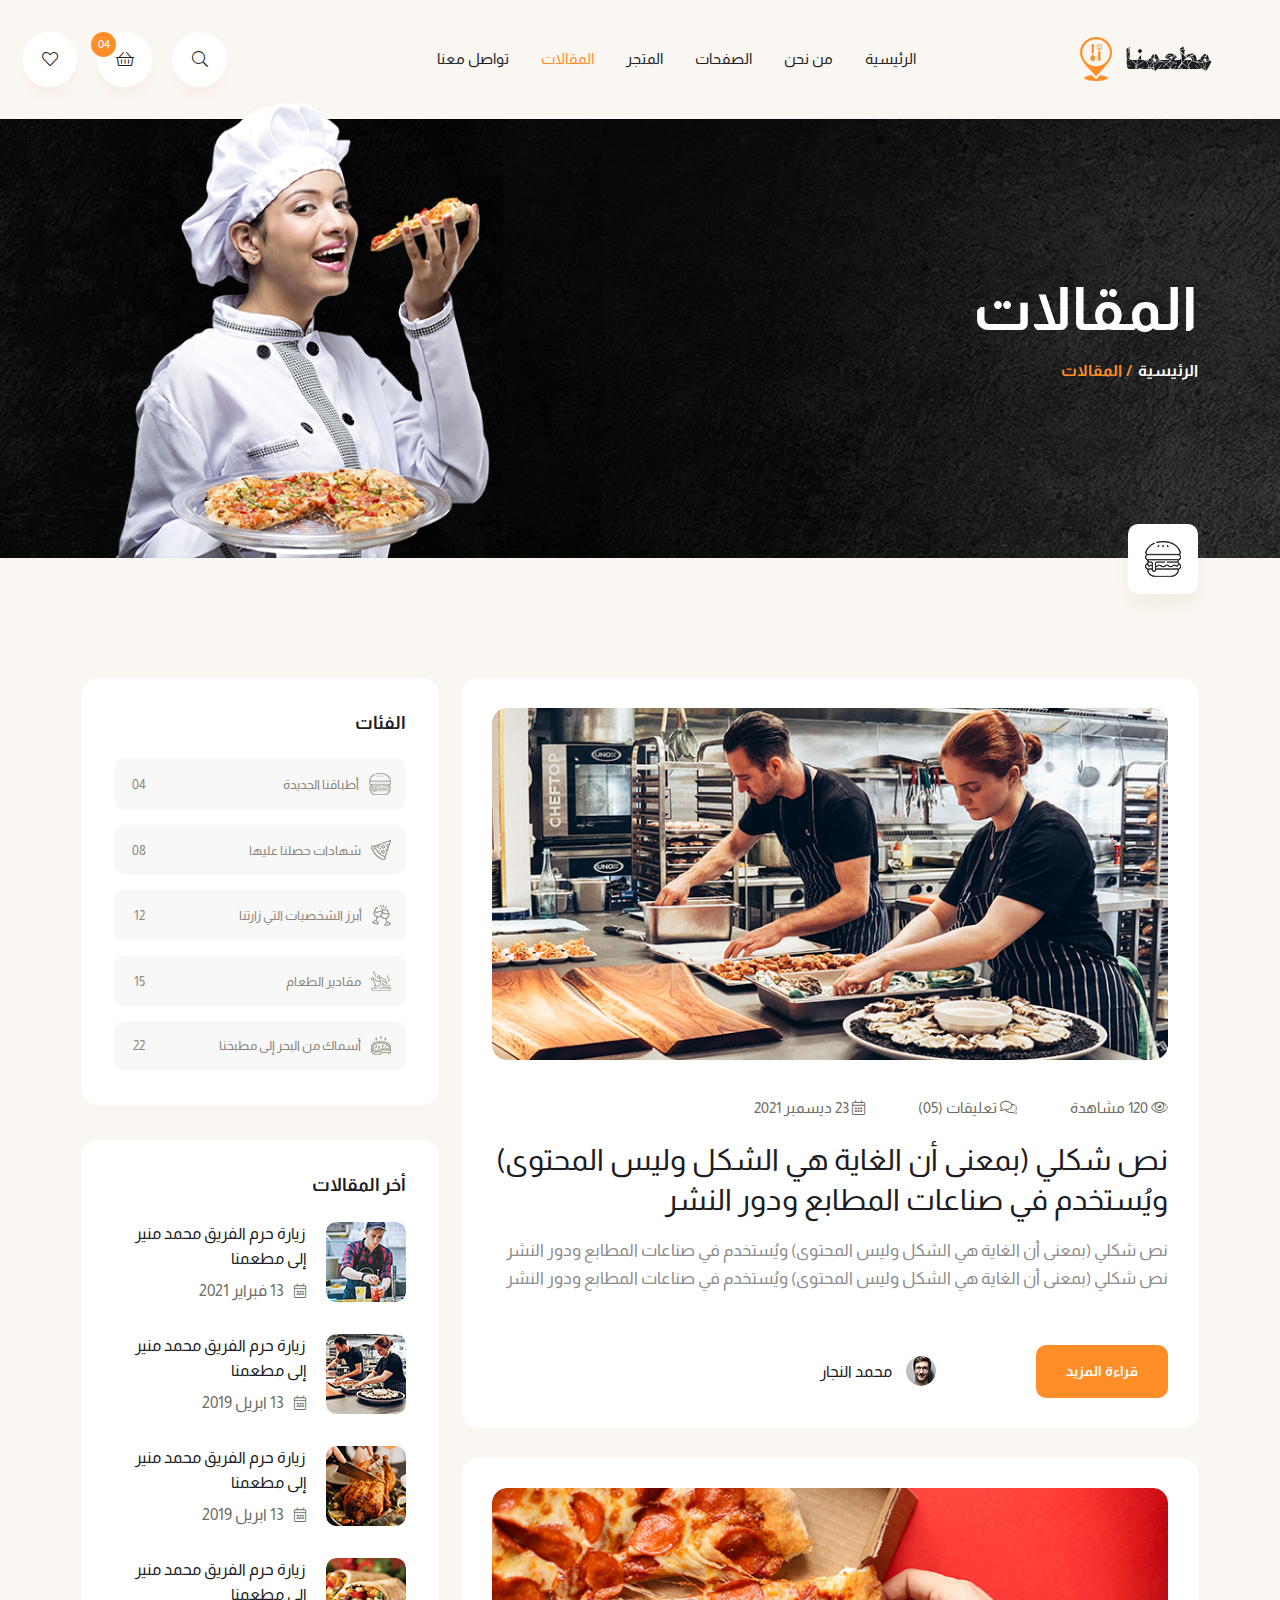
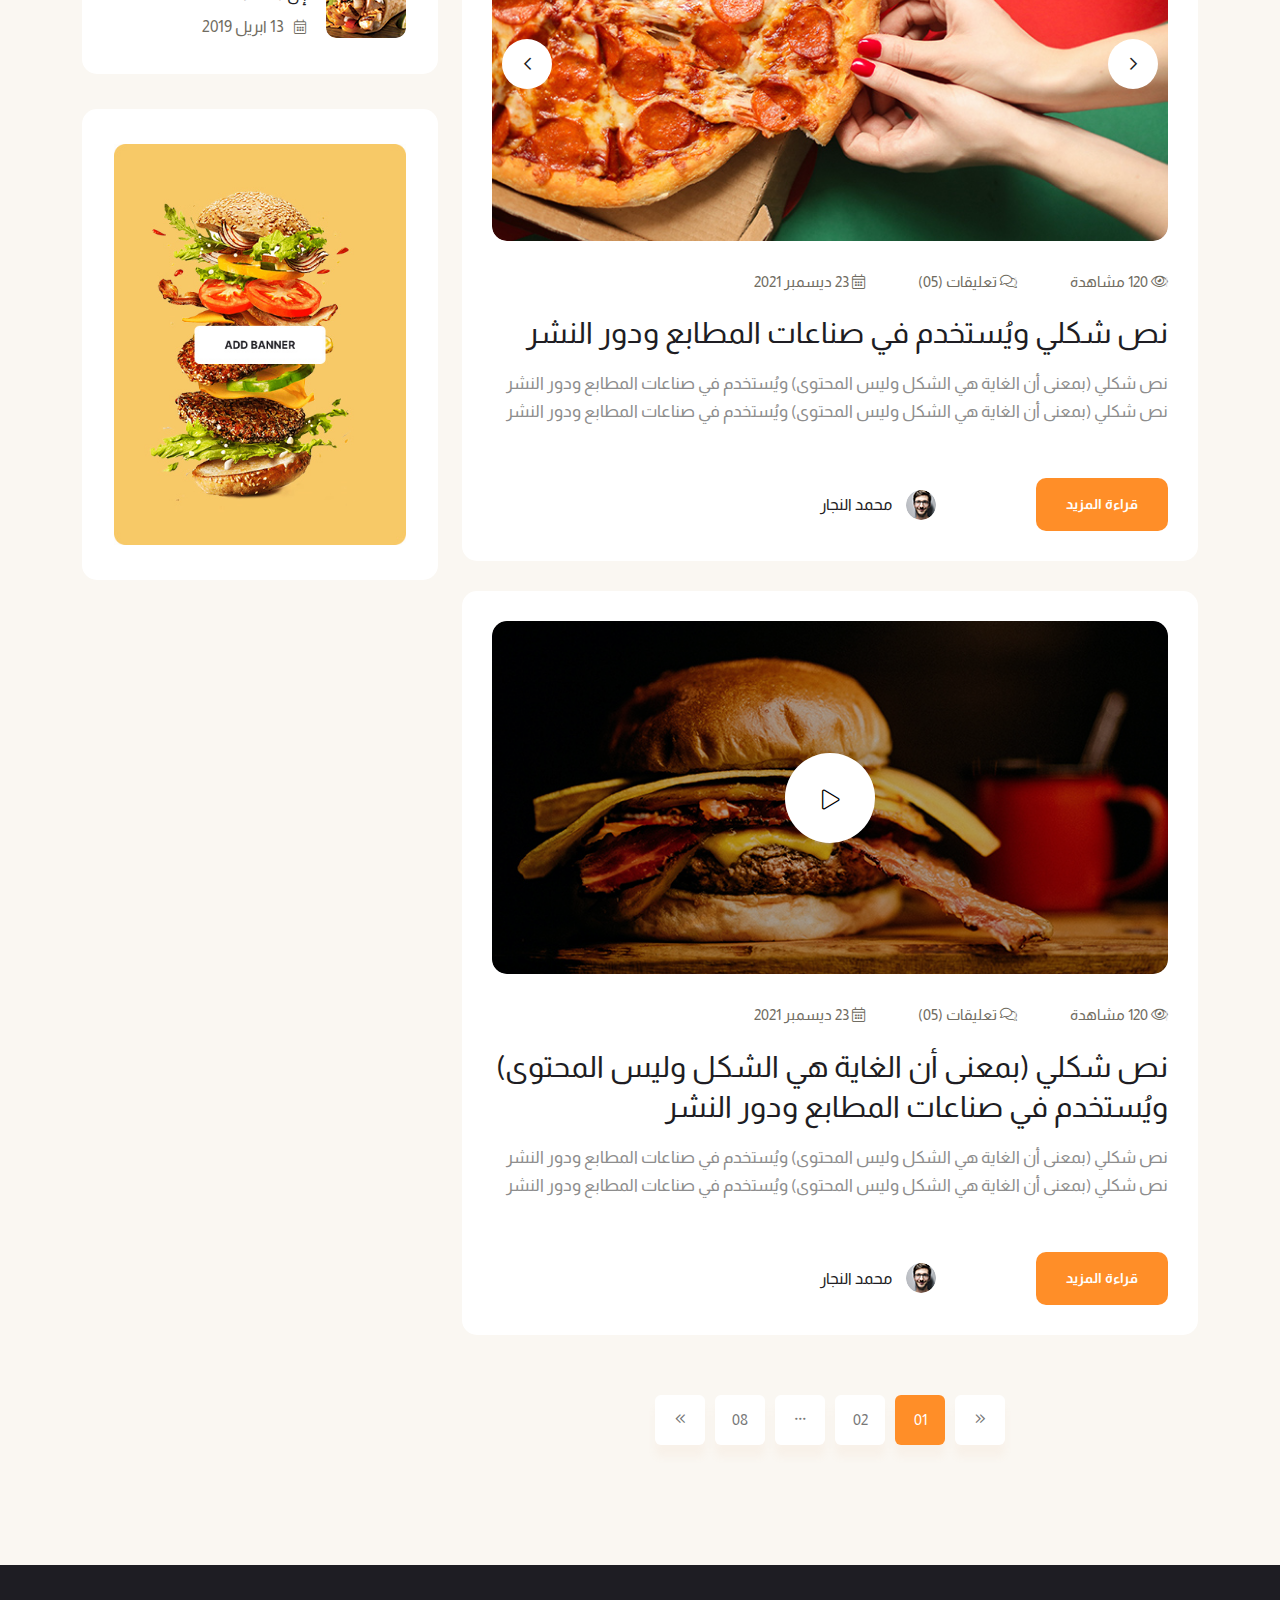
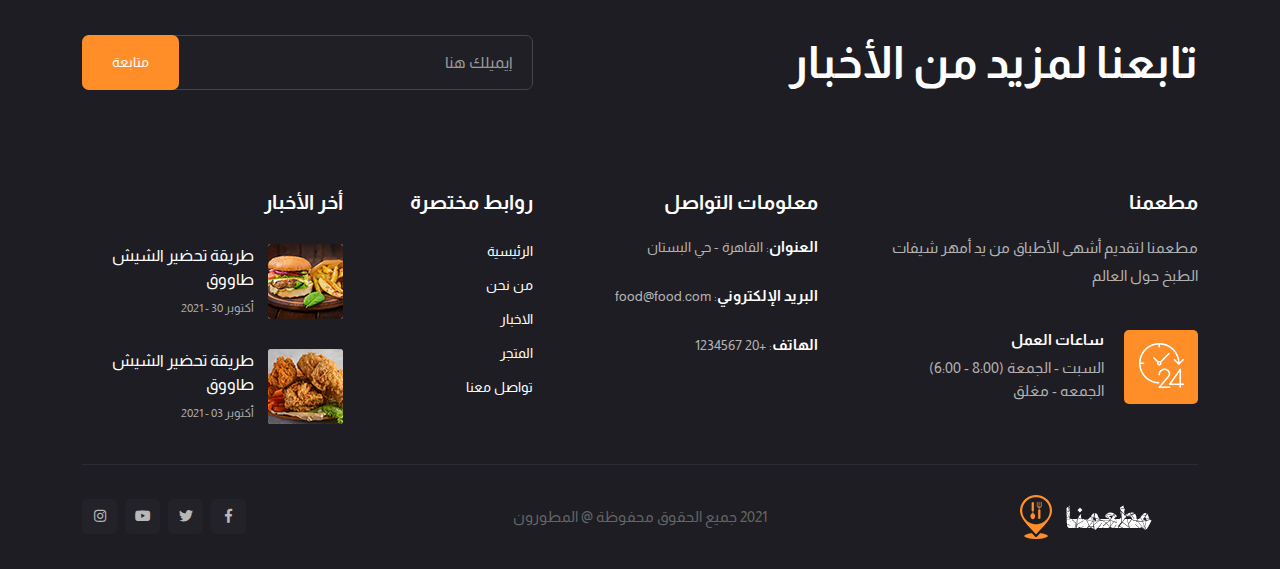
<file: blog.html>
<!doctype html>
<html lang="ar" dir="rtl">

<head>
    <meta charset="utf-8">
    <meta http-equiv="x-ua-compatible" content="ie=edge">
    <meta name="description" content="">
    <meta name="viewport" content="width=device-width, initial-scale=1">

    <title> مطعمنا </title>
    <link rel="shortcut icon" type="image/x-icon" href="assets/img/favicon.png">

    <!-- css include -->
    <link rel="stylesheet" href="assets/css/bootstrap.rtl.min.css">
    <link rel="stylesheet" href="assets/css/fontawesome.css">
    <link rel="stylesheet" href="assets/css/themify-icons.css">
    <link rel="stylesheet" href="assets/css/animate.min.css">
    <link rel="stylesheet" href="assets/css/owl.carousel.min.css">
    <link rel="stylesheet" href="assets/css/magnific-popup.css">
    <link rel="stylesheet" href="assets/css/metisMenu.css">
    <link rel="stylesheet" href="assets/css/jquery-ui.css">
    <link rel="stylesheet" href="assets/css/nice-select.css">
    <link rel="stylesheet" href="assets/css/datepicker.css">
    <link rel="stylesheet" href="assets/css/jquery.timepicker.css">
    <link rel="stylesheet" href="assets/css/common.css">
    <link rel="stylesheet" href="assets/css/style.css">
    <link rel="stylesheet" href="assets/css/responsive.css">
</head>

<body>
    <!-- body wrap start -->
    <div class="body_wrap">
 
        <!-- backtotop - start -->
        <div id="thetop"></div>
        <div id="backtotop">
            <a href="#" id="scroll">
                <i class="fal fa-arrow-up"></i>
                <i class="fal fa-arrow-up"></i>
            </a>
        </div>
        <!-- backtotop - end -->

        <!-- start Preloader  -->
        <div class="preloder_part">
            <div class="spinner">
                <div class="dot1"></div>
                <div class="dot2"></div>
            </div>
        </div>
        <!-- End Preloader  -->

         <!-- header start -->
      <header class="header_area header_2">
        <div id="sticky-header" class="header_wrap header_space">
            <div class="container-fluid">
                <div class="row align-items-center">
                    <div class="col-lg-2 col-6">
                        <div class="logo">
                            <a href="index.html"><img src="assets/img/logo/logo.png" alt="logo"></a>
                        </div>
                    </div>
                    <div class="col-lg-7 d-none d-lg-block">
                        <div class="main_menu_wrap navbar navbar-expand-lg">
                            <nav class="main_menu collapse navbar-collapse">
                                <ul class="main_menu_list ul_li">
                                    <li class="dropdown">
                                        <a class="nav-link" href="index.html"> الرئيسية </a>
                                        <!-- <ul class="sub-menu">
                                            <li><a href="#"> </a></li>
                                            <li><a href="#"> </a></li>
                                           
                                        </ul> -->
                                    </li>
                                    <li><a class="nav-link" href="about.html"> من نحن </a> </li>
                                    <li class="dropdown">
                                        <a class="nav-link" href="#"> الصفحات </a>
                                        <ul class="sub-menu">
                                            <li><a href="menu.html"> قائمة الأطباق </a></li>
                                            <li><a href="reservation.html"> نموذج حجز </a></li>
                                            <li><a href="history.html"> تاريخنا </a></li>
                                            <li><a href="team.html"> فريقنا المميز </a></li>
                                         </ul>
                                    </li>
                                    <li class="dropdown">
                                        <a class="nav-link" href="#"> المتجر </a>
                                        <ul class="sub-menu">
                                            <li><a href="shop.html"> كل المنتجات </a></li>
                                            <li><a href="shop-sidebar.html"> المنتجات </a></li>
                                            <li><a href="shop-details.html"> تفاصيل الوجبة </a></li>
                                            <li><a href="cart.html"> السلة </a></li>
                                            <li><a href="checkout.html"> الدفع </a></li>
                                        </ul>
                                    </li>
                                    <li class="dropdown active">
                                        <a class="nav-link" href="blog.html"> المقالات </a>
                                        <ul class="sub-menu ">
                                    
                                            <li><a href="blog-details.html"> تفاصيل المقال </a></li>
                                        </ul>
                                    </li>
                                    <li>
                                        <a class="nav-link" href="contact.html"> تواصل معنا </a>
                                    </li>
                                  </ul>
                            </nav>
                        </div>
                    </div>
                    <div class="col-lg-3 col-6">
                        <div class="header_right ul_li_right">
                            <div class="header_carts ul_li">
                                <div class="header_search_wrap">
                                    <div class="icon search_main">
                                        <i class="fal fa-search"></i>
                                        <span><i class="fal fa-times"></i></span>
                                    </div>
                                    <div class="search_form_main">
                                        <form role="search" method="get" action="#"> 
                                            <input type="text" placeholder=" كلمات البحث "> 
                                            <button type="submit"><i class="ti-search"></i></button>
                                        </form>
                                    </div>
                                </div>
                                <div class="hamburger_menu">
                                    <a href="javascript:void(0);">
                                        <div class="icon cart_btn d-none d-lg-block">
                                            <i class="fal fa-shopping-basket"></i>
                                            <small class="cart_counter">04</small>
                                        </div>
                                        <div class="icon bar d-lg-none">
                                            <span><i class="fal fa-bars"></i></span>
                                        </div>
                                    </a>
                                </div>
                                <a class="icon cart_wishlist d-none d-lg-block" href="#">
                                    <i class="fal fa-heart"></i>
                                </a>
                            </div>
                        </div>
                    </div>
                </div>
            </div>
        </div>
    </header>
    <!-- header end -->

        <!-- slide-bar start -->
        <aside class="slide-bar">
            <div class="close-mobile-menu">
                <a href="javascript:void(0);"><i class="fal fa-times"></i></a>
            </div>

             <!-- sidebar-info start -->
             <div class="cart_sidebar">
                <h2 class="heading_title text-uppercase"> محتويات السلة :&nbsp; <span>4</span></h2>
                <div class="cart_items_list">
                    <div class="cart_item">
                        <div class="item_image">
                            <img src="assets/img/shop/cart/img_01.jpg" alt="image_not_found">
                        </div>
                        <div class="item_content">
                            <h4 class="item_title">
                               فرخة مشوية على الفحم بالأرز
                            </h4>
                            <span class="item_price">ج 19.00</span>
                            <button type="button" class="remove_btn"><i class="fal fa-times"></i></button>
                        </div>
                    </div>
                    <div class="cart_item">
                        <div class="item_image">
                            <img src="assets/img/shop/cart/img_02.jpg" alt="image_not_found">
                        </div>
                        <div class="item_content">
                            <h4 class="item_title">
                               فرخة مشوية على الفحم بالأرز
                            </h4>
                            <span class="item_price">ج 22.00</span>
                            <button type="button" class="remove_btn"><i class="fal fa-times"></i></button>
                        </div>
                    </div>
                    <div class="cart_item">
                        <div class="item_image">
                            <img src="assets/img/shop/cart/img_03.jpg" alt="image_not_found">
                        </div>
                        <div class="item_content">
                            <h4 class="item_title">
                               فرخة مشوية على الفحم بالأرز
                            </h4>
                            <span class="item_price">ج 43.00</span>
                            <button type="button" class="remove_btn"><i class="fal fa-times"></i></button>
                        </div>
                    </div>
                    <div class="cart_item">
                        <div class="item_image">
                            <img src="assets/img/shop/cart/img_04.jpg" alt="image_not_found">
                        </div>
                        <div class="item_content">
                            <h4 class="item_title">
                               فرخة مشوية على الفحم بالأرز
                            </h4>
                            <span class="item_price">ج 14.00</span>
                            <button type="button" class="remove_btn"><i class="fal fa-times"></i></button>
                        </div>
                    </div>
                </div>
                <div class="total_price text-uppercase">
                    <span> الإجمالي </span>
                    <span>ج 87.00</span>
                </div>
                <ul class="btns_group ul_li">
                    <li><a href="cart.html" class="thm_btn text-uppercase"> عرض السلة </a></li>
                    <li><a href="checkout.html" class="thm_btn thm_btn-2 text-uppercase"> إكمال الدفع </a></li>
                </ul>
            </div>
            <!-- sidebar-info end -->

           <!-- side-mobile-menu start -->
           <nav class="side-mobile-menu">
            <div class="header-mobile-search">
                <form role="search" method="get" action="#">
                    <input type="text" placeholder="Search Keywords">
                    <button type="submit"><i class="ti-search"></i></button>
                </form>
            </div>
            <ul id="mobile-menu-active">
                <li class="dropdown"><a href="index.html"> الرئيسية </a>
                    
                </li>
                <li><a href="about.html"> من نحن </a></li>
                <li class="dropdown">
                    <a href="#"> الصفحات </a>
                    <ul class="sub-menu">
                        <li><a href="menu.html"> قائمة الأطباق </a></li>
                        <li><a href="reservation.html"> نموذج حجز </a></li>
                        <li><a href="history.html"> تاريخنا </a></li>
                        <li class="active"><a href="team.html"> فريقنا المميز </a></li>
                     </ul>
                </li>
                <li class="dropdown">
                    <a href="#"> المتجر </a>
                    <ul class="sub-menu">
                        <li><a href="shop.html"> كل المنتجات </a></li>
                        <li><a href="shop-sidebar.html"> المنتجات </a></li>
                        <li><a href="shop-details.html"> تفاصيل الوجبة </a></li>
                        <li><a href="cart.html"> السلة </a></li>
                        <li><a href="checkout.html"> الدفع </a></li>
                    </ul>
                </li>
                <li class="dropdown">
                    <a class="nav-link" href="blog.html"> المقالات </a>
                    <ul class="sub-menu">
                
                        <li><a href="blog-details.html"> تفاصيل المقال </a></li>
                    </ul>
                </li>
                <li>
                    <a class="nav-link" href="contact.html"> تواصل معنا </a>
                </li>
            </ul>
        </nav>
        <!-- side-mobile-menu end -->
        </aside>
        <div class="body-overlay"></div>
        <!-- slide-bar end -->

        <!-- main body end -->
        <main>

            <!-- page title start -->
            <section class="page_title_area" data-background="assets/img/bg/page_title.jpg">
                <div class="container">
                   <div class="row">
                       <div class="col-lg-8">
                            <div class="page_title">
                                <h1> المقالات </h1>
                                <ul class="breadcrumb_nav ul_li">
                                    <li><a href="index.html"> الرئيسية </a></li>
                                    <li> المقالات </li>
                                </ul>
                            </div>
                       </div>
                       <div class="col-lg-4">
                           <div class="page_title_img">
                               <img src="assets/img/bg/page_title_img.png" alt="">
                           </div>
                       </div>
                   </div>
                </div>
                <div class="breadcrumb_icon_wrap">
                    <div class="container">
                        <div class="breadcrumb_icon">
                            <img src="assets/img/icon/bc_icon.png" alt="">
                        </div>
                    </div>
                </div>
            </section>
            <!-- page title end -->

            <!-- blog start -->
            <section class="blog_area pt-120 pb-70">
                <div class="container">
                    <div class="row">
                        <div class="col-lg-8">
                            <div class="blog_wrap mb-50">
                                <article class="post_item format_standard">
                                    <a class="post_thumb" href="blog-details.html"><img src="assets/img/blog/feed/img_01.jpg" alt=""></a>
                                    <div class="post_content">
                                        <ul class="post_meta ul_li">
                                            <li><i class="fal fa-eye"></i> 120 مشاهدة </li>
                                            <li><a href="#"><i class="fal fa-comments"></i>   تعليقات (05)</a></li>
                                            <li><i class="fal fa-calendar-alt"></i> 23 ديسمبر 2021 </li>
                                        </ul>
                                        <h3 class="title"><a href="blog-details.html"> نص شكلي (بمعنى أن الغاية هي الشكل وليس المحتوى) ويُستخدم في صناعات المطابع ودور النشر </a></h3>
                                        <p> نص شكلي (بمعنى أن الغاية هي الشكل وليس المحتوى) ويُستخدم في صناعات المطابع ودور النشر
                                            نص شكلي (بمعنى أن الغاية هي الشكل وليس المحتوى) ويُستخدم في صناعات المطابع ودور النشر </p>
                                        <ul class="post_btn mt-20 ul_li">
                                            <li>
                                              <a class="thm_btn" href="blog-details.html"> قراءة المزيد </a>
                                            </li>
                                            <li>
                                              <div class="author_wrap">
                                                <div class="author">
                                                  <img src="assets/img/blog/feed/author.png" alt="image_not_found">
                                                </div>
                                                <h5 class="author_name"> محمد النجار </h5>
                                              </div>
                                            </li>
                                        </ul>
                                    </div>
                                </article>
                                <article class="post_item format_gallery">
                                    <div class="gallery_post_active owl-carousel">
                                        <div class="post_thumb">
                                            <img src="assets/img/blog/feed/img_02.jpg" alt="image_not_found">
                                        </div>
                                        <div class="post_thumb">
                                            <img src="assets/img/blog/feed/img_03.jpg" alt="image_not_found">
                                        </div>
                                        <div class="post_thumb">
                                            <img src="assets/img/blog/feed/img_01.jpg" alt="image_not_found">
                                        </div>
                                    </div>
                                    <div class="post_content">
                                        <ul class="post_meta ul_li">
                                            <li><i class="fal fa-eye"></i> 120 مشاهدة </li>
                                            <li><a href="#"><i class="fal fa-comments"></i>   تعليقات (05) </a></li>
                                            <li><i class="fal fa-calendar-alt"></i> 23 ديسمبر 2021 </li>
                                        </ul>
                                        <h3 class="title"><a href="blog-details.html"> نص شكلي ويُستخدم في صناعات المطابع ودور النشر </a></h3>
                                        <p> نص شكلي (بمعنى أن الغاية هي الشكل وليس المحتوى) ويُستخدم في صناعات المطابع ودور النشر
                                            نص شكلي (بمعنى أن الغاية هي الشكل وليس المحتوى) ويُستخدم في صناعات المطابع ودور النشر </p>
                                        <ul class="post_btn mt-20 ul_li">
                                            <li>
                                                <a class="thm_btn" href="blog-details.html"> قراءة المزيد </a>
                                            </li>
                                            <li>
                                              <div class="author_wrap">
                                                <div class="author">
                                                  <img src="assets/img/blog/feed/author.png" alt="image_not_found">
                                                </div>
                                                <h5 class="author_name"> محمد النجار </h5>
                                              </div>
                                            </li>
                                        </ul>
                                    </div>
                                </article>
                                <article class="post_item format_video">
                                    <div class="post_thumb">
                                        <img src="assets/img/blog/feed/img_03.jpg" alt="">
                                        <a class="popup-video video_icon" href="https://www.youtube.com/watch?v=cRXm1p-CNyk"><i class="fal fa-play"></i></a>
                                    </div>
                                    <div class="post_content">
                                        <ul class="post_meta ul_li">
                                            <li><i class="fal fa-eye"></i> 120 مشاهدة </li>
                                            <li><a href="#"><i class="fal fa-comments"></i>   تعليقات (05)</a></li>
                                            <li><i class="fal fa-calendar-alt"></i> 23 ديسمبر 2021 </li>
                                        </ul>
                                        <h3 class="title"><a href="blog-details.html"> نص شكلي (بمعنى أن الغاية هي الشكل وليس المحتوى) ويُستخدم في صناعات المطابع ودور النشر </a></h3>
                                        <p> نص شكلي (بمعنى أن الغاية هي الشكل وليس المحتوى) ويُستخدم في صناعات المطابع ودور النشر
                                            نص شكلي (بمعنى أن الغاية هي الشكل وليس المحتوى) ويُستخدم في صناعات المطابع ودور النشر </p>
                                        <ul class="post_btn mt-20 ul_li">
                                            <li>
                                                <a class="thm_btn" href="blog-details.html"> قراءة المزيد </a>
                                            </li>
                                            <li>
                                              <div class="author_wrap">
                                                <div class="author">
                                                  <img src="assets/img/blog/feed/author.png" alt="image_not_found">
                                                </div>
                                                <h5 class="author_name"> محمد النجار </h5>
                                              </div>
                                            </li>
                                        </ul>
                                    </div>
                                </article>
                             
                                
                               
                                <div class="pagination_wrap pt-30">
                                    <ul>
                                        <li><a href="#"><i class="fal fa-angle-double-right"></i></a></li>
                                        <li><a href="#" class="current_page">01</a></li>
                                        <li><a href="#">02</a></li>
                                        <li><a href="#"><i class="fal fa-ellipsis-h"></i></a></li>
                                        <li><a href="#">08</a></li>
                                        <li><a href="#"><i class="fal fa-angle-double-left"></i></a></li>
                                    </ul>
                                </div>
                            </div>
                        </div>
                        <div class="col-lg-4">
                            <div class="widget_wrap mb-50">


                                <!-- <div class="widget">
                                    <h3 class="widget_title">Search Here</h3>
                                    <form class="search_widget" action="#">
                                        <input type="text" placeholder="Search">
                                        <button type="button"><i class="fal fa-search"></i></button>
                                    </form>
                                </div> -->


                                <div class="widget">
                                    <h3 class="widget_title"> الفئات </h3>
                                    <ul class="widget_category">
                                        <li>
                                            <a href="#">
                                                <div class="wc_left ul_li">
                                                    <img class="icon" src="assets/img/icon/wc_01.png" alt="">
                                                    <span> أطباقنا الجديدة </span>
                                                </div>
                                                <span class="number">04</span>
                                            </a>
                                        </li>
                                        <li>
                                            <a href="#">
                                                <div class="wc_left ul_li">
                                                    <img class="icon" src="assets/img/icon/wc_02.png" alt="">
                                                    <span> شهادات حصلنا عليها </span>
                                                </div>
                                                <span class="number">08</span>
                                            </a>
                                        </li>
                                        <li>
                                            <a href="#">
                                                <div class="wc_left ul_li">
                                                    <img class="icon" src="assets/img/icon/wc_03.png" alt="">
                                                    <span> أبرز الشخصيات التي زارتنا </span>
                                                </div>
                                                <span class="number">12</span>
                                            </a>
                                        </li>
                                        <li>
                                            <a href="#">
                                                <div class="wc_left ul_li">
                                                    <img class="icon" src="assets/img/icon/wc_04.png" alt="">
                                                    <span> مقادير الطعام </span>
                                                </div>
                                                <span class="number">15</span>
                                            </a>
                                        </li>
                                        <li>
                                            <a href="#">
                                                <div class="wc_left ul_li">
                                                    <img class="icon" src="assets/img/icon/wc_05.png" alt="">
                                                    <span> أسماك من البحر إلى مطبخنا </span>
                                                </div>
                                                <span class="number">22</span>
                                            </a>
                                        </li>
                                    </ul>
                                </div>
                                <div class="widget">
                                    <h3 class="widget_title"> أخر المقالات </h3>
                                    <ul class="widget_post">
                                        <li>
                                            <div class="post_thumb">
                                                <a href="blog-details.html"><img src="assets/img/blog/feed/wpost_01.jpg" alt=""></a>
                                            </div>
                                            <div class="content">
                                                <h6><a href="blog-details.html"> زيارة حرم الفريق محمد منير إلى مطعمنا </a></h6>
                                                <span class="date"><i class="fal fa-calendar-alt"></i> 13 فبراير
                                                    2021</span>
                                            </div>
                                        </li>
                                        <li>
                                            <div class="post_thumb">
                                                <a href="blog-details.html"><img src="assets/img/blog/feed/wpost_02.jpg" alt=""></a>
                                            </div>
                                            <div class="content">
                                                <h6><a href="blog-details.html">زيارة حرم الفريق محمد منير إلى مطعمنا</a></h6>
                                                <span class="date"><i class="fal fa-calendar-alt"></i>  13 ابريل 2019 </span>
                                            </div>
                                        </li>
                                        <li>
                                            <div class="post_thumb">
                                                <a href="blog-details.html"><img src="assets/img/blog/feed/wpost_03.jpg" alt=""></a>
                                            </div>
                                            <div class="content">
                                                <h6><a href="blog-details.html">زيارة حرم الفريق محمد منير إلى مطعمنا</a></h6>
                                                <span class="date"><i class="fal fa-calendar-alt"></i>  13 ابريل 2019 </span>
                                            </div>
                                        </li>
                                        <li>
                                            <div class="post_thumb">
                                                <a href="blog-details.html"><img src="assets/img/blog/feed/wpost_04.jpg" alt=""></a>
                                            </div>
                                            <div class="content">
                                                <h6><a href="blog-details.html">زيارة حرم الفريق محمد منير إلى مطعمنا</a></h6>
                                                <span class="date"><i class="fal fa-calendar-alt"></i>  13 ابريل 2019 </span>
                                            </div>
                                        </li>
                                    </ul>
                                </div>


                                <!-- <div class="widget">
                                    <h3 class="widget_title">Popular Tag</h3>
                                    <ul class="post_tags">
                                        <li><a href="#">Popular</a></li>
                                        <li><a href="#">Design</a></li>
                                        <li><a href="#">UI</a></li>
                                        <li><a href="#">Usability</a></li>
                                        <li><a href="#">Develop</a></li>
                                        <li><a href="#">Icon</a></li>
                                        <li><a href="#">Business</a></li>
                                        <li><a href="#">Consult</a></li>
                                        <li><a href="#">Kit</a></li>
                                        <li><a href="#">Keyboard</a></li>
                                        <li><a href="#">Mouse</a></li>
                                        <li><a href="#">Tech</a></li>
                                    </ul>
                                </div> -->


                                <div class="widget">
                                    <a class="adds_img" href="#">
                                        <img src="assets/img/blog/feed/adds_img.jpg" alt="">
                                    </a>
                                </div>
                            </div>
                        </div>
                    </div>
                </div>
            </section>
            <!-- blog end -->
 
        </main>
        <!-- main body end -->

        <!-- footer start -->
        <footer id="Footer" class="footer-area footer_bg">
         
        </footer>
        <!-- footer end --> 

    </div>
    <!-- body wrap end -->

    <!-- jquery include -->
    <script src="assets/js/jquery-3.5.0.min.js"></script>
    <script src="assets/js/bootstrap.bundle.min.js"></script>
    <script src="assets/js/owl.carousel.min.js"></script>
    <script src="assets/js/metisMenu.min.js"></script>
    <script src="assets/js/wow.min.js"></script>
    <script src="assets/js/jquery.nice-select.min.js"></script>
    <script src="assets/js/jquery-ui.js"></script>
    <script src="assets/js/datepicker.js"></script>
    <script src="assets/js/jquery.timepicker.min.js"></script>
    <script src="assets/js/isotope.pkgd.min.js"></script>
    <script src="assets/js/imagesloaded.pkgd.min.js"></script>
    <script src="assets/js/jquery.magnific-popup.min.js"></script>
    <script src="assets/js/main.js"></script>
    <script>
        $('#Footer').load('Footer.html');
    </script>
</body>

</html>
</file>
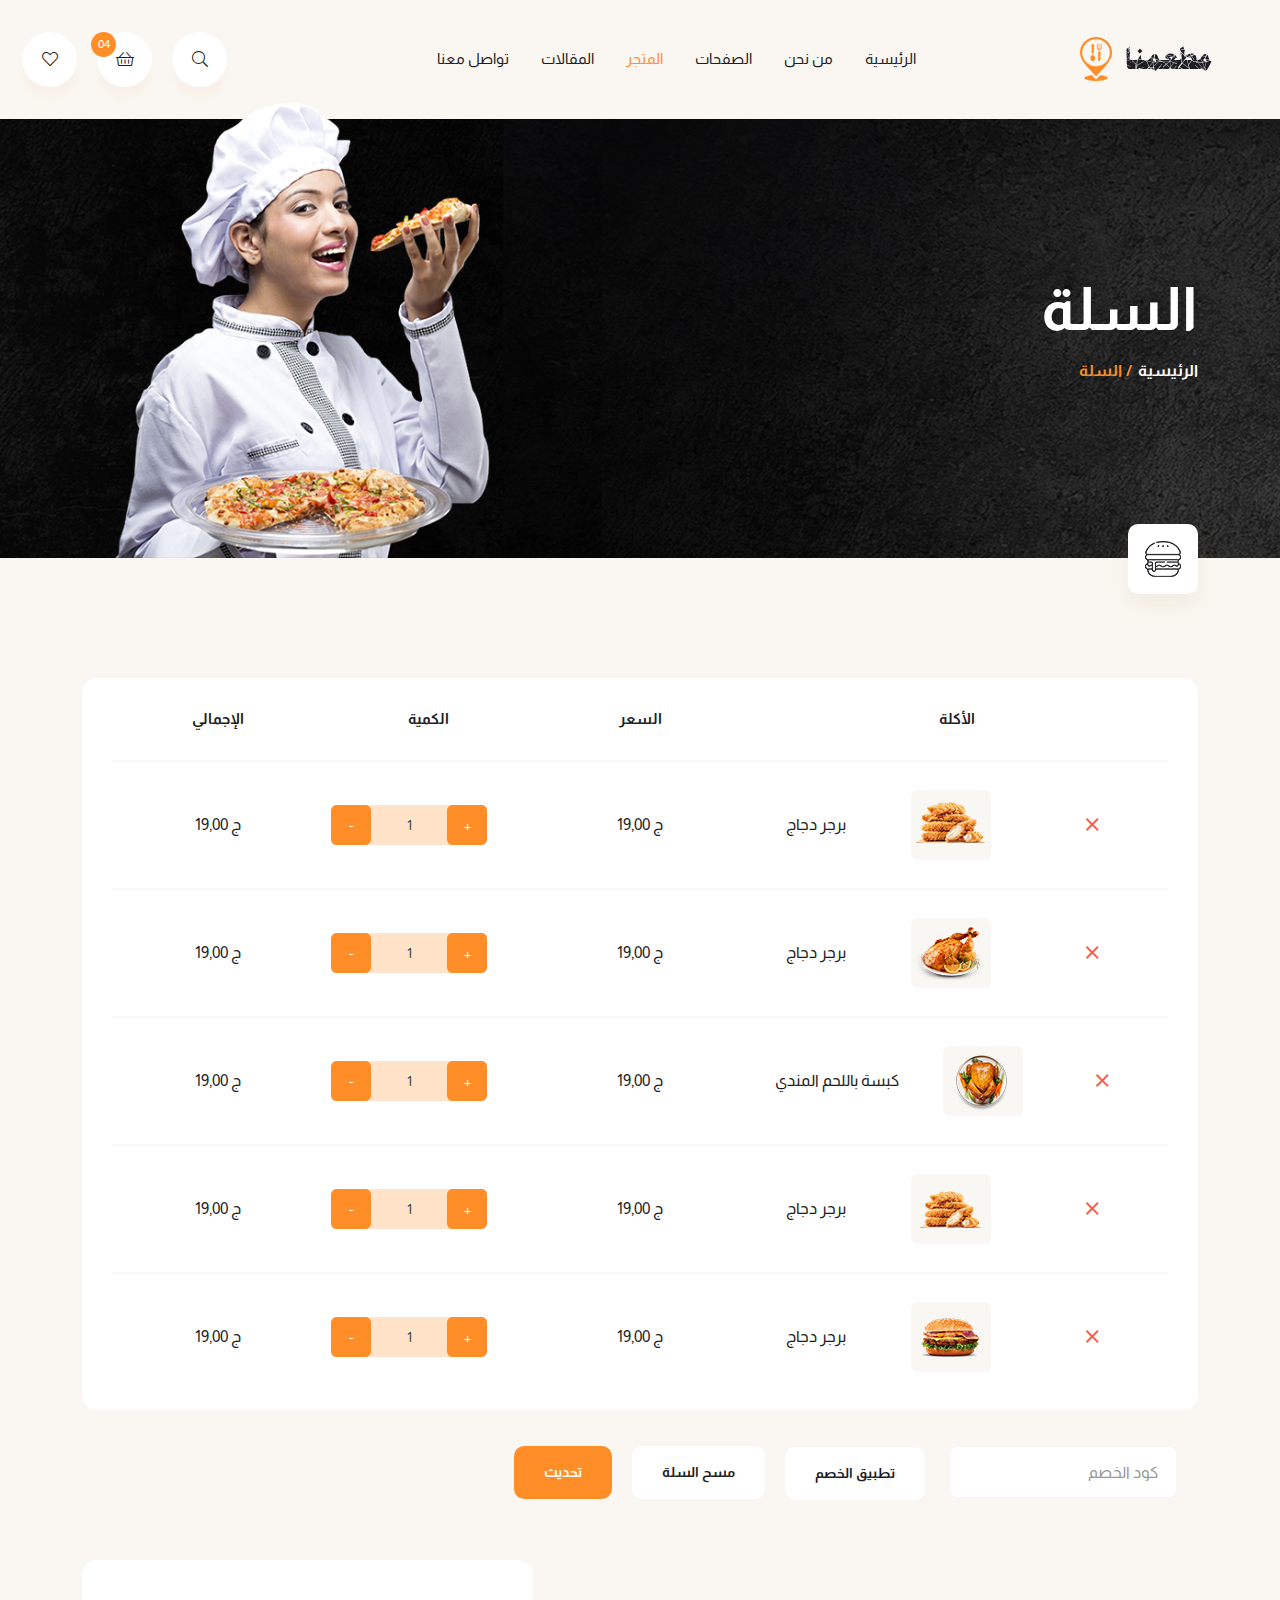
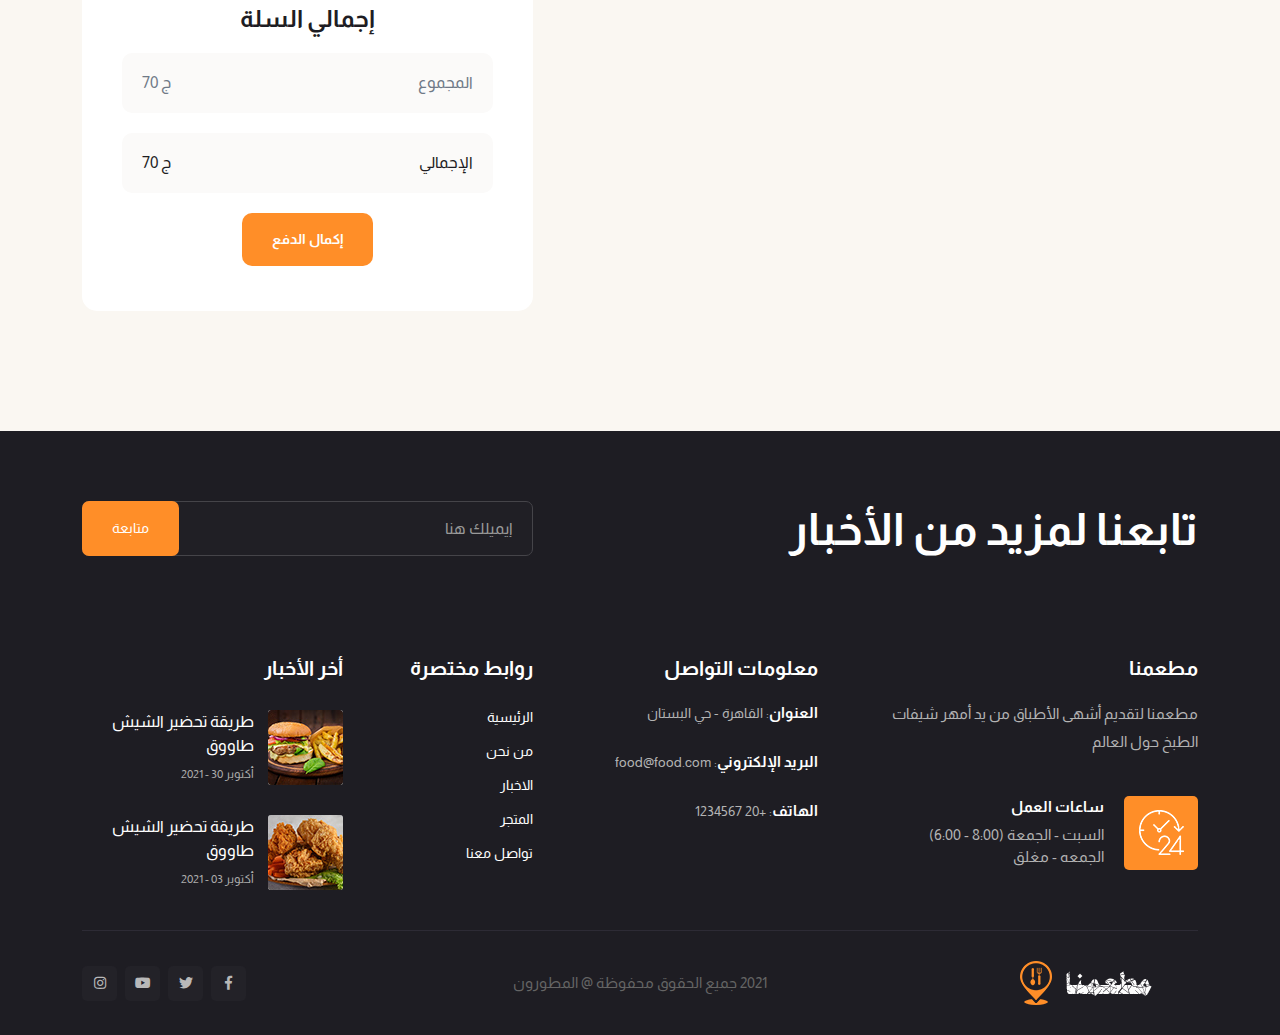
<file: cart.html>
<!doctype html>
<html lang="ar" dir="rtl">

<head>
    <meta charset="utf-8">
    <meta http-equiv="x-ua-compatible" content="ie=edge">
    <meta name="description" content="">
    <meta name="viewport" content="width=device-width, initial-scale=1">

    <title> مطعمنا </title>
    <link rel="shortcut icon" type="image/x-icon" href="assets/img/favicon.png">

    <!-- css include -->
    <link rel="stylesheet" href="assets/css/bootstrap.rtl.min.css">
    <link rel="stylesheet" href="assets/css/fontawesome.css">
    <link rel="stylesheet" href="assets/css/themify-icons.css">
    <link rel="stylesheet" href="assets/css/animate.min.css">
    <link rel="stylesheet" href="assets/css/owl.carousel.min.css">
    <link rel="stylesheet" href="assets/css/magnific-popup.css">
    <link rel="stylesheet" href="assets/css/metisMenu.css">
    <link rel="stylesheet" href="assets/css/jquery-ui.css">
    <link rel="stylesheet" href="assets/css/nice-select.css">
    <link rel="stylesheet" href="assets/css/datepicker.css">
    <link rel="stylesheet" href="assets/css/jquery.timepicker.css">
    <link rel="stylesheet" href="assets/css/common.css">
    <link rel="stylesheet" href="assets/css/style.css">
    <link rel="stylesheet" href="assets/css/responsive.css">
</head>

<body>
    <!-- body wrap start -->
    <div class="body_wrap">

        <!-- backtotop - start -->
        <div id="thetop"></div>
        <div id="backtotop">
            <a href="#" id="scroll">
                <i class="fal fa-arrow-up"></i>
                <i class="fal fa-arrow-up"></i>
            </a>
        </div>
        <!-- backtotop - end -->

        <!-- start Preloader  -->
        <div class="preloder_part">
            <div class="spinner">
                <div class="dot1"></div>
                <div class="dot2"></div>
            </div>
        </div>
        <!-- End Preloader  -->

         <!-- header start -->
    <header class="header_area header_2">
        <div id="sticky-header" class="header_wrap header_space">
            <div class="container-fluid">
                <div class="row align-items-center">
                    <div class="col-lg-2 col-6">
                        <div class="logo">
                            <a href="index.html"><img src="assets/img/logo/logo.png" alt="logo"></a>
                        </div>
                    </div>
                    <div class="col-lg-7 d-none d-lg-block">
                        <div class="main_menu_wrap navbar navbar-expand-lg">
                            <nav class="main_menu collapse navbar-collapse">
                                <ul class="main_menu_list ul_li">
                                    <li class="dropdown">
                                        <a class="nav-link" href="index.html"> الرئيسية </a>
                                        <!-- <ul class="sub-menu">
                                            <li><a href="#"> </a></li>
                                            <li><a href="#"> </a></li>
                                           
                                        </ul> -->
                                    </li>
                                    <li><a class="nav-link" href="about.html"> من نحن </a> </li>
                                    <li class="dropdown">
                                        <a class="nav-link" href="#"> الصفحات </a>
                                        <ul class="sub-menu">
                                            <li><a href="menu.html"> قائمة الأطباق </a></li>
                                            <li><a href="reservation.html"> نموذج حجز </a></li>
                                            <li><a href="history.html"> تاريخنا </a></li>
                                            <li><a href="team.html"> فريقنا المميز </a></li>
                                         </ul>
                                    </li>
                                    <li class="dropdown active">
                                        <a class="nav-link" href="#"> المتجر </a>
                                        <ul class="sub-menu">
                                            <li><a href="shop.html"> كل المنتجات </a></li>
                                            <li><a href="shop-sidebar.html"> المنتجات </a></li>
                                            <li><a href="shop-details.html"> تفاصيل الوجبة </a></li>
                                            <li class="active" ><a href="cart.html"> السلة </a></li>
                                            <li><a href="checkout.html"> الدفع </a></li>
                                        </ul>
                                    </li>
                                    <li class="dropdown">
                                        <a class="nav-link" href="blog.html"> المقالات </a>
                                        <ul class="sub-menu">
                                    
                                            <li><a href="blog-details.html"> تفاصيل المقال </a></li>
                                        </ul>
                                    </li>
                                    <li>
                                        <a class="nav-link" href="contact.html"> تواصل معنا </a>
                                    </li>
                                  </ul>
                            </nav>
                        </div>
                    </div>
                    <div class="col-lg-3 col-6">
                        <div class="header_right ul_li_right">
                            <div class="header_carts ul_li">
                                <div class="header_search_wrap">
                                    <div class="icon search_main">
                                        <i class="fal fa-search"></i>
                                        <span><i class="fal fa-times"></i></span>
                                    </div>
                                    <div class="search_form_main">
                                        <form role="search" method="get" action="#"> 
                                            <input type="text" placeholder=" كلمات البحث "> 
                                            <button type="submit"><i class="ti-search"></i></button>
                                        </form>
                                    </div>
                                </div>
                                <div class="hamburger_menu">
                                    <a href="javascript:void(0);">
                                        <div class="icon cart_btn d-none d-lg-block">
                                            <i class="fal fa-shopping-basket"></i>
                                            <small class="cart_counter">04</small>
                                        </div>
                                        <div class="icon bar d-lg-none">
                                            <span><i class="fal fa-bars"></i></span>
                                        </div>
                                    </a>
                                </div>
                                <a class="icon cart_wishlist d-none d-lg-block" href="#">
                                    <i class="fal fa-heart"></i>
                                </a>
                            </div>
                        </div>
                    </div>
                </div>
            </div>
        </div>
    </header>
    <!-- header end -->

        <!-- slide-bar start -->
        <aside class="slide-bar">
            <div class="close-mobile-menu">
                <a href="javascript:void(0);"><i class="fal fa-times"></i></a>
            </div>

            <!-- sidebar-info start -->
            <div class="cart_sidebar">
                <h2 class="heading_title text-uppercase"> محتويات السلة :&nbsp; <span>4</span></h2>
                <div class="cart_items_list">
                    <div class="cart_item">
                        <div class="item_image">
                            <img src="assets/img/shop/cart/img_01.jpg" alt="image_not_found">
                        </div>
                        <div class="item_content">
                            <h4 class="item_title">
                               فرخة مشوية على الفحم بالأرز
                            </h4>
                            <span class="item_price">ج 19.00</span>
                            <button type="button" class="remove_btn"><i class="fal fa-times"></i></button>
                        </div>
                    </div>
                    <div class="cart_item">
                        <div class="item_image">
                            <img src="assets/img/shop/cart/img_02.jpg" alt="image_not_found">
                        </div>
                        <div class="item_content">
                            <h4 class="item_title">
                               فرخة مشوية على الفحم بالأرز
                            </h4>
                            <span class="item_price">ج 22.00</span>
                            <button type="button" class="remove_btn"><i class="fal fa-times"></i></button>
                        </div>
                    </div>
                    <div class="cart_item">
                        <div class="item_image">
                            <img src="assets/img/shop/cart/img_03.jpg" alt="image_not_found">
                        </div>
                        <div class="item_content">
                            <h4 class="item_title">
                               فرخة مشوية على الفحم بالأرز
                            </h4>
                            <span class="item_price">ج 43.00</span>
                            <button type="button" class="remove_btn"><i class="fal fa-times"></i></button>
                        </div>
                    </div>
                    <div class="cart_item">
                        <div class="item_image">
                            <img src="assets/img/shop/cart/img_04.jpg" alt="image_not_found">
                        </div>
                        <div class="item_content">
                            <h4 class="item_title">
                               فرخة مشوية على الفحم بالأرز
                            </h4>
                            <span class="item_price">ج 14.00</span>
                            <button type="button" class="remove_btn"><i class="fal fa-times"></i></button>
                        </div>
                    </div>
                </div>
                <div class="total_price text-uppercase">
                    <span> الإجمالي </span>
                    <span>ج 87.00</span>
                </div>
                <ul class="btns_group ul_li">
                    <li><a href="cart.html" class="thm_btn text-uppercase"> عرض السلة </a></li>
                    <li><a href="checkout.html" class="thm_btn thm_btn-2 text-uppercase"> إكمال الدفع </a></li>
                </ul>
            </div>
            <!-- sidebar-info end -->

             <!-- side-mobile-menu start -->
             <nav class="side-mobile-menu">
                <div class="header-mobile-search">
                    <form role="search" method="get" action="#">
                        <input type="text" placeholder="Search Keywords">
                        <button type="submit"><i class="ti-search"></i></button>
                    </form>
                </div>
                <ul id="mobile-menu-active">
                    <li class="dropdown"><a href="index.html"> الرئيسية </a>
                        
                    </li>
                    <li><a href="about.html"> من نحن </a></li>
                    <li class="dropdown">
                        <a href="#"> الصفحات </a>
                        <ul class="sub-menu">
                            <li><a href="menu.html"> قائمة الأطباق </a></li>
                            <li><a href="reservation.html"> نموذج حجز </a></li>
                            <li><a href="history.html"> تاريخنا </a></li>
                            <li class="active"><a href="team.html"> فريقنا المميز </a></li>
                         </ul>
                    </li>
                    <li class="dropdown">
                        <a href="#"> المتجر </a>
                        <ul class="sub-menu">
                            <li><a href="shop.html"> كل المنتجات </a></li>
                            <li><a href="shop-sidebar.html"> المنتجات </a></li>
                            <li><a href="shop-details.html"> تفاصيل الوجبة </a></li>
                            <li><a href="cart.html"> السلة </a></li>
                            <li><a href="checkout.html"> الدفع </a></li>
                        </ul>
                    </li>
                    <li class="dropdown">
                        <a class="nav-link" href="blog.html"> المقالات </a>
                        <ul class="sub-menu">
                    
                            <li><a href="blog-details.html"> تفاصيل المقال </a></li>
                        </ul>
                    </li>
                    <li>
                        <a class="nav-link" href="contact.html"> تواصل معنا </a>
                    </li>
                </ul>
            </nav>
            <!-- side-mobile-menu end -->
        </aside>
        <div class="body-overlay"></div>
        <!-- slide-bar end -->

        <!-- main body end -->
        <main>

            <!-- page title start -->
            <section class="page_title_area" data-background="assets/img/bg/page_title.jpg">
                <div class="container">
                   <div class="row">
                       <div class="col-lg-8">
                            <div class="page_title">
                                <h1> السلة </h1>
                                <ul class="breadcrumb_nav ul_li">
                                    <li><a href="index.html"> الرئيسية </a></li>
                                    <li> السلة </li>
                                </ul>
                            </div>
                       </div>
                       <div class="col-lg-4">
                           <div class="page_title_img">
                               <img src="assets/img/bg/page_title_img.png" alt="">
                           </div>
                       </div>
                   </div>
                </div>
                <div class="breadcrumb_icon_wrap">
                    <div class="container">
                        <div class="breadcrumb_icon">
                            <img src="assets/img/icon/bc_icon.png" alt="">
                        </div>
                    </div>
                </div>
            </section>
            <!-- page title end -->

            <!-- cart start -->
            <section class="cart_area pt-120 pb-120">
                <div class="container">
                    <div class="row">
                        <div class="col-12">
                            <div class="cart_table table-responsive">
                                <table class="table text-center">
                                    <thead class="text-uppercase">
                                        <tr >
                                            <th> الأكلة </th>
                                            <th> السعر </th>
                                            <th> الكمية </th>
                                            <th> الإجمالي </th>
                                        </tr>
                                    </thead>
                                    <tbody>
                                        <tr>
                                            <td>
                                                <div class="carttable_product_item">
                                                    <button type="button" class="remove_btn"><i class="fal fa-times"></i></button>
                                                    <div class="item_image">
                                                        <img src="assets/img/shop/cart/img_01.jpg" alt="image_not_found">
                                                    </div>
                                                   
                                                    <h3 class="item_title"> برجر دجاج </h3>
                                                </div>
                                            </td>
                                            <td><span class="price_text1"> ج 19,00</span></td>
                                            <td>
                                                <div class="cart-plus-minus">
                                                    <div class="dec qtybutton">-</div>
                                                    <input class="cart-plus-minus-box" type="text" name="qtybutton" value="1">
                                                    <div class="inc qtybutton">+</div>
                                                </div>
                                            </td>
                                            <td><span class="price_text2"> ج 19,00</span></td>
                                        </tr>
                                        <tr>
                                            <td>
                                                <div class="carttable_product_item">
                                                    <button type="button" class="remove_btn"><i class="fal fa-times"></i></button>
                                                    <div class="item_image">
                                                        <img src="assets/img/shop/cart/img_02.jpg" alt="image_not_found">
                                                    </div>
                                                   
                                                    <h3 class="item_title"> برجر دجاج </h3>
                                                </div>
                                            </td>
                                            <td><span class="price_text1"> ج 19,00</span></td>
                                            <td>
                                                <div class="cart-plus-minus">
                                                    <div class="dec qtybutton">-</div>
                                                    <input class="cart-plus-minus-box" type="text" name="qtybutton" value="1">
                                                    <div class="inc qtybutton">+</div>
                                                </div>
                                            </td>
                                            <td><span class="price_text2"> ج 19,00</span></td>
                                        </tr>
                                        <tr>
                                            <td>
                                                <div class="carttable_product_item">
                                                    <button type="button" class="remove_btn"><i class="fal fa-times"></i></button>
                                                    <div class="item_image">
                                                        <img src="assets/img/shop/cart/img_03.jpg" alt="image_not_found">
                                                    </div>
                                                   
                                                    <h3 class="item_title">  كبسة باللحم المندي  </h3>
                                                </div>
                                            </td>
                                            <td><span class="price_text1"> ج 19,00</span></td>
                                            <td>
                                                <div class="cart-plus-minus">
                                                    <div class="dec qtybutton">-</div>
                                                    <input class="cart-plus-minus-box" type="text" name="qtybutton" value="1">
                                                    <div class="inc qtybutton">+</div>
                                                </div>
                                            </td>
                                            <td><span class="price_text2"> ج 19,00</span></td>
                                        </tr>
                                        <tr>
                                            <td>
                                                <div class="carttable_product_item">
                                                    <button type="button" class="remove_btn"><i class="fal fa-times"></i></button>
                                                    <div class="item_image">
                                                        <img src="assets/img/shop/cart/img_04.jpg" alt="image_not_found">
                                                    </div>
                                                   
                                                    <h3 class="item_title"> برجر دجاج </h3>
                                                </div>
                                            </td>
                                            <td><span class="price_text1"> ج 19,00</span></td>
                                            <td>
                                                <div class="cart-plus-minus">
                                                    <div class="dec qtybutton">-</div>
                                                    <input class="cart-plus-minus-box" type="text" name="qtybutton" value="1">
                                                    <div class="inc qtybutton">+</div>
                                                </div>
                                            </td>
                                            <td><span class="price_text2"> ج 19,00</span></td>
                                        </tr>
                                        <tr>
                                            <td>
                                                <div class="carttable_product_item">
                                                    <button type="button" class="remove_btn"><i class="fal fa-times"></i></button>
                                                    <div class="item_image">
                                                        <img src="assets/img/shop/cart/img_05.jpg" alt="image_not_found">
                                                    </div>
                                                   
                                                    <h3 class="item_title"> برجر دجاج </h3>
                                                </div>
                                            </td>
                                            <td><span class="price_text1"> ج 19,00</span></td>
                                            <td>
                                                <div class="cart-plus-minus">
                                                    <div class="dec qtybutton">-</div>
                                                    <input class="cart-plus-minus-box" type="text" name="qtybutton" value="1">
                                                    <div class="inc qtybutton">+</div>
                                                </div>
                                            </td>
                                            <td><span class="price_text2"> ج 19,00</span></td>
                                        </tr>
                                    </tbody>
                                </table>
                            </div>
                            <div class="cart_btn_wrap ul_li">
                                <form class="cupon_btn" action="#">
                                    <input type="text" placeholder=" كود الخصم ">
                                    <button class="thm_btn thm_btn-white"> تطبيق الخصم </button>
                                </form>
                                <div class="update_cart ul_li">
                                    <a class="thm_btn thm_btn-white" href="#"> مسح السلة </a>
                                    <a class="thm_btn" href="#"> تحديث  </a>
                                </div>
                            </div>
                        </div>
                    </div>
                    <div class="row pt-60">
                        <div class="col-xl-5 offset-xl-7 col-lg-8 offset-lg-4">
                            <div class="cart_tutal_wrap">
                                <h3 class="title"> إجمالي السلة </h3>
                                <ul>
                                    <li> المجموع <span> ج 70</span></li>
                                    <li> الإجمالي  <span> ج 70</span></li>
                                </ul>
                                <a class="thm_btn thm_btn-black" href="checkout.html"> إكمال الدفع </a>
                            </div>
                        </div>
                    </div>
                </div>
            </section>
            <!-- cart end -->

           
        </main>
        <!-- main body end -->

        <!-- footer start -->
        <footer id="Footer" class="footer-area footer_bg">
          
        </footer>
        <!-- footer end -->

    </div>
    <!-- body wrap end -->

    <!-- jquery include -->
    <script src="assets/js/jquery-3.5.0.min.js"></script>
    <script src="assets/js/bootstrap.bundle.min.js"></script>
    <script src="assets/js/owl.carousel.min.js"></script>
    <script src="assets/js/metisMenu.min.js"></script>
    <script src="assets/js/wow.min.js"></script>
    <script src="assets/js/jquery.nice-select.min.js"></script>
    <script src="assets/js/jquery-ui.js"></script>
    <script src="assets/js/datepicker.js"></script>
    <script src="assets/js/jquery.timepicker.min.js"></script>
    <script src="assets/js/isotope.pkgd.min.js"></script>
    <script src="assets/js/imagesloaded.pkgd.min.js"></script>
    <script src="assets/js/jquery.magnific-popup.min.js"></script>
    <script src="assets/js/main.js"></script>
    <script>
        $('#Footer').load('Footer.html')
    </script>
</body>

</html>
</file>
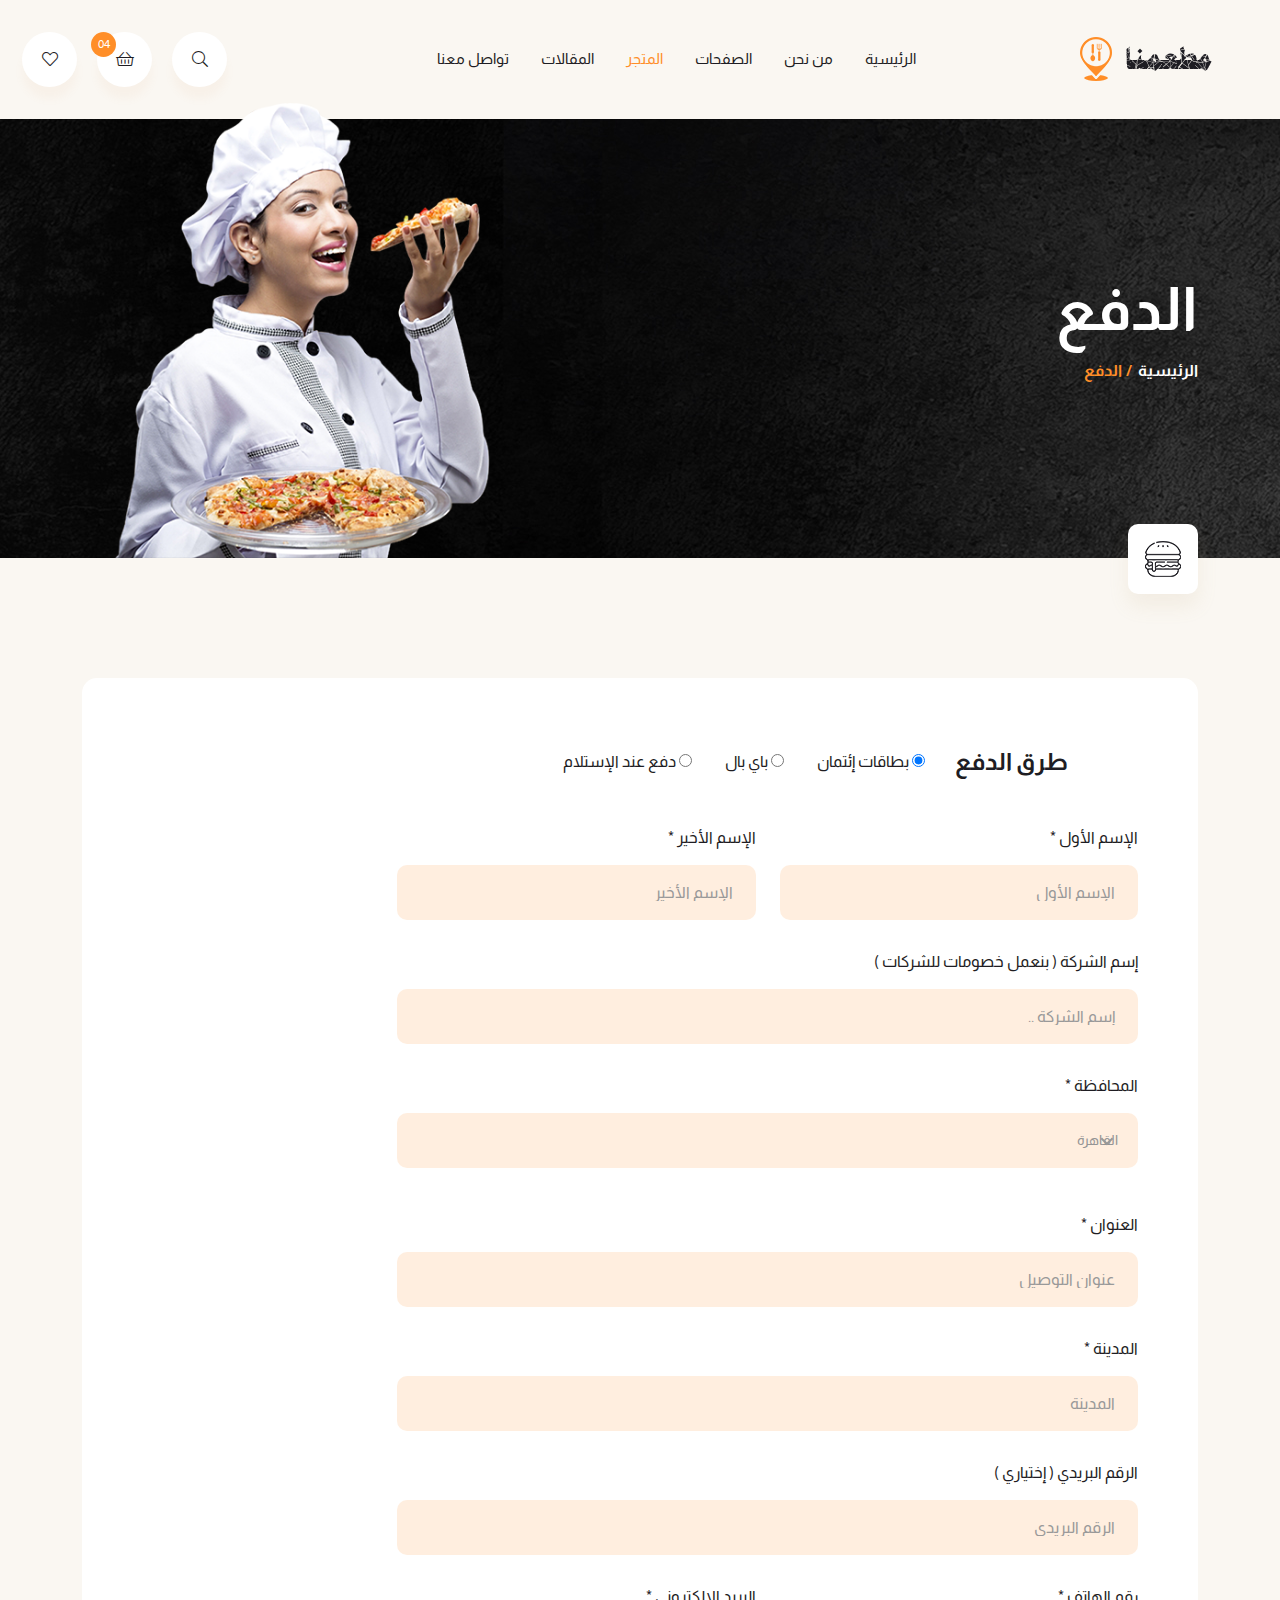
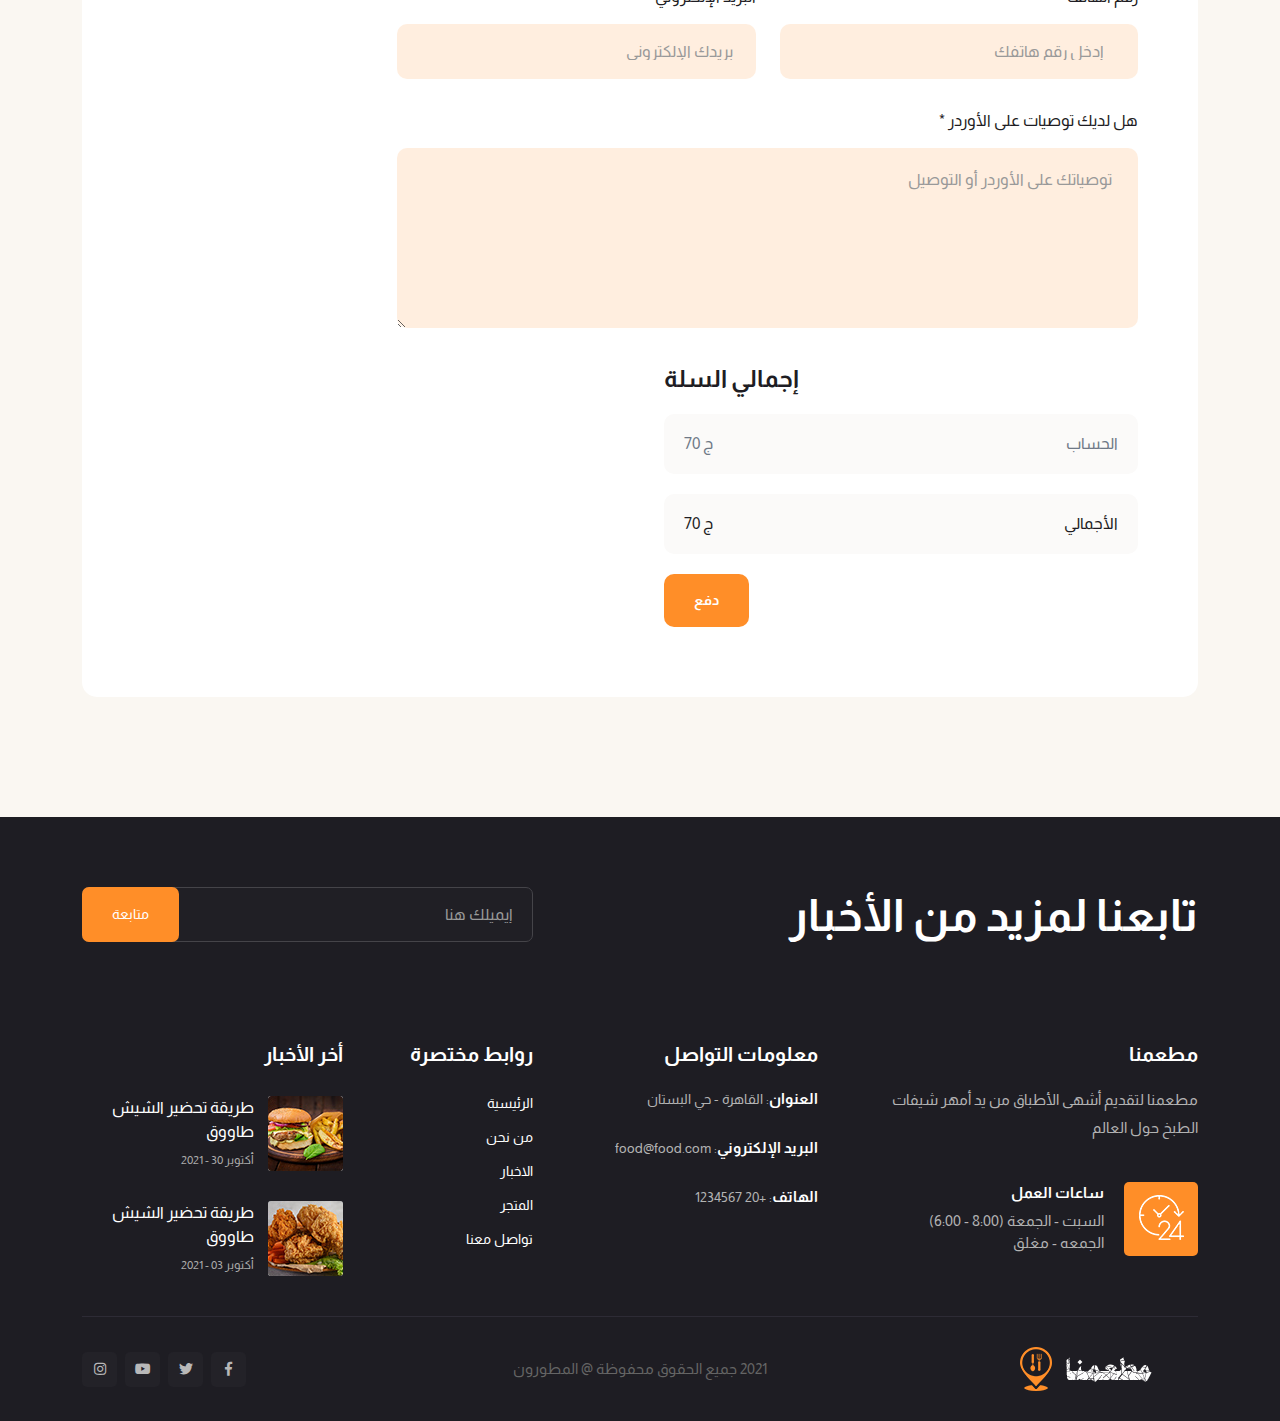
<file: checkout.html>
<!doctype html>
<html lang="ar" dir="rtl">

<head>
    <meta charset="utf-8">
    <meta http-equiv="x-ua-compatible" content="ie=edge">
    <meta name="description" content="">
    <meta name="viewport" content="width=device-width, initial-scale=1">

    <title> مطعمنا </title>
    <link rel="shortcut icon" type="image/x-icon" href="assets/img/favicon.png">

    <!-- css include --> 
    <link rel="stylesheet" href="assets/css/bootstrap.rtl.min.css">
    <link rel="stylesheet" href="assets/css/fontawesome.css">
    <link rel="stylesheet" href="assets/css/themify-icons.css">
    <link rel="stylesheet" href="assets/css/animate.min.css">
    <link rel="stylesheet" href="assets/css/owl.carousel.min.css">
    <link rel="stylesheet" href="assets/css/magnific-popup.css">
    <link rel="stylesheet" href="assets/css/metisMenu.css">
    <link rel="stylesheet" href="assets/css/jquery-ui.css">
    <link rel="stylesheet" href="assets/css/nice-select.css">
    <link rel="stylesheet" href="assets/css/datepicker.css">
    <link rel="stylesheet" href="assets/css/jquery.timepicker.css">
    <link rel="stylesheet" href="assets/css/common.css">
    <link rel="stylesheet" href="assets/css/style.css">
    <link rel="stylesheet" href="assets/css/responsive.css">
</head>

<body>
    <!-- body wrap start -->
    <div class="body_wrap">

        <!-- backtotop - start -->
        <div id="thetop"></div>
        <div id="backtotop">
            <a href="#" id="scroll">
                <i class="fal fa-arrow-up"></i>
                <i class="fal fa-arrow-up"></i>
            </a>
        </div>
        <!-- backtotop - end -->

        <!-- start Preloader  -->
        <div class="preloder_part">
            <div class="spinner">
                <div class="dot1"></div>
                <div class="dot2"></div>
            </div>
        </div>
        <!-- End Preloader  -->

    <!-- header start -->
    <header class="header_area header_2">
        <div id="sticky-header" class="header_wrap header_space">
            <div class="container-fluid">
                <div class="row align-items-center">
                    <div class="col-lg-2 col-6">
                        <div class="logo">
                            <a href="index.html"><img src="assets/img/logo/logo.png" alt="logo"></a>
                        </div>
                    </div>
                    <div class="col-lg-7 d-none d-lg-block">
                        <div class="main_menu_wrap navbar navbar-expand-lg">
                            <nav class="main_menu collapse navbar-collapse">
                                <ul class="main_menu_list ul_li">
                                    <li class="dropdown">
                                        <a class="nav-link" href="index.html"> الرئيسية </a>
                                        <!-- <ul class="sub-menu">
                                            <li><a href="#"> </a></li>
                                            <li><a href="#"> </a></li>
                                           
                                        </ul> -->
                                    </li>
                                    <li><a class="nav-link" href="about.html"> من نحن </a> </li>
                                    <li class="dropdown">
                                        <a class="nav-link" href="#"> الصفحات </a>
                                        <ul class="sub-menu">
                                            <li><a href="menu.html"> قائمة الأطباق </a></li>
                                            <li><a href="reservation.html"> نموذج حجز </a></li>
                                            <li><a href="history.html"> تاريخنا </a></li>
                                            <li><a href="team.html"> فريقنا المميز </a></li>
                                         </ul>
                                    </li>
                                    <li class="dropdown active">
                                        <a class="nav-link" href="#"> المتجر </a>
                                        <ul class="sub-menu">
                                            <li><a href="shop.html"> كل المنتجات </a></li>
                                            <li><a href="shop-sidebar.html"> المنتجات </a></li>
                                            <li><a href="shop-details.html"> تفاصيل الوجبة </a></li>
                                            <li><a href="cart.html"> السلة </a></li>
                                            <li class="active" ><a href="checkout.html"> الدفع </a></li>
                                        </ul>
                                    </li>
                                    <li class="dropdown">
                                        <a class="nav-link" href="blog.html"> المقالات </a>
                                        <ul class="sub-menu">
                                    
                                            <li><a href="blog-details.html"> تفاصيل المقال </a></li>
                                        </ul>
                                    </li>
                                    <li>
                                        <a class="nav-link" href="contact.html"> تواصل معنا </a>
                                    </li>
                                  </ul>
                            </nav>
                        </div>
                    </div>
                    <div class="col-lg-3 col-6">
                        <div class="header_right ul_li_right">
                            <div class="header_carts ul_li">
                                <div class="header_search_wrap">
                                    <div class="icon search_main">
                                        <i class="fal fa-search"></i>
                                        <span><i class="fal fa-times"></i></span>
                                    </div>
                                    <div class="search_form_main">
                                        <form role="search" method="get" action="#"> 
                                            <input type="text" placeholder=" كلمات البحث "> 
                                            <button type="submit"><i class="ti-search"></i></button>
                                        </form>
                                    </div>
                                </div>
                                <div class="hamburger_menu">
                                    <a href="javascript:void(0);">
                                        <div class="icon cart_btn d-none d-lg-block">
                                            <i class="fal fa-shopping-basket"></i>
                                            <small class="cart_counter">04</small>
                                        </div>
                                        <div class="icon bar d-lg-none">
                                            <span><i class="fal fa-bars"></i></span>
                                        </div>
                                    </a>
                                </div>
                                <a class="icon cart_wishlist d-none d-lg-block" href="#">
                                    <i class="fal fa-heart"></i>
                                </a>
                            </div>
                        </div>
                    </div>
                </div>
            </div>
        </div>
    </header>
    <!-- header end -->

        <!-- slide-bar start -->
        <aside class="slide-bar">
            <div class="close-mobile-menu">
                <a href="javascript:void(0);"><i class="fal fa-times"></i></a>
            </div>

            <!-- sidebar-info start -->
            <div class="cart_sidebar">
                <h2 class="heading_title text-uppercase"> محتويات السلة :&nbsp; <span>4</span></h2>
                <div class="cart_items_list">
                    <div class="cart_item">
                        <div class="item_image">
                            <img src="assets/img/shop/cart/img_01.jpg" alt="image_not_found">
                        </div>
                        <div class="item_content">
                            <h4 class="item_title">
                               فرخة مشوية على الفحم بالأرز
                            </h4>
                            <span class="item_price">ج 19.00</span>
                            <button type="button" class="remove_btn"><i class="fal fa-times"></i></button>
                        </div>
                    </div>
                    <div class="cart_item">
                        <div class="item_image">
                            <img src="assets/img/shop/cart/img_02.jpg" alt="image_not_found">
                        </div>
                        <div class="item_content">
                            <h4 class="item_title">
                               فرخة مشوية على الفحم بالأرز
                            </h4>
                            <span class="item_price">ج 22.00</span>
                            <button type="button" class="remove_btn"><i class="fal fa-times"></i></button>
                        </div>
                    </div>
                    <div class="cart_item">
                        <div class="item_image">
                            <img src="assets/img/shop/cart/img_03.jpg" alt="image_not_found">
                        </div>
                        <div class="item_content">
                            <h4 class="item_title">
                               فرخة مشوية على الفحم بالأرز
                            </h4>
                            <span class="item_price">ج 43.00</span>
                            <button type="button" class="remove_btn"><i class="fal fa-times"></i></button>
                        </div>
                    </div>
                    <div class="cart_item">
                        <div class="item_image">
                            <img src="assets/img/shop/cart/img_04.jpg" alt="image_not_found">
                        </div>
                        <div class="item_content">
                            <h4 class="item_title">
                               فرخة مشوية على الفحم بالأرز
                            </h4>
                            <span class="item_price">ج 14.00</span>
                            <button type="button" class="remove_btn"><i class="fal fa-times"></i></button>
                        </div>
                    </div>
                </div>
                <div class="total_price text-uppercase">
                    <span> الإجمالي </span>
                    <span>ج 87.00</span>
                </div>
                <ul class="btns_group ul_li">
                    <li><a href="cart.html" class="thm_btn text-uppercase"> عرض السلة </a></li>
                    <li><a href="checkout.html" class="thm_btn thm_btn-2 text-uppercase"> إكمال الدفع </a></li>
                </ul>
            </div>
            <!-- sidebar-info end -->

            <!-- side-mobile-menu start -->
            <nav class="side-mobile-menu">
                <div class="header-mobile-search">
                    <form role="search" method="get" action="#">
                        <input type="text" placeholder="Search Keywords">
                        <button type="submit"><i class="ti-search"></i></button>
                    </form>
                </div>
                <ul id="mobile-menu-active">
                    <li class="dropdown"><a href="index.html"> الرئيسية </a>
                        
                    </li>
                    <li><a href="about.html"> من نحن </a></li>
                    <li class="dropdown">
                        <a href="#"> الصفحات </a>
                        <ul class="sub-menu">
                            <li><a href="menu.html"> قائمة الأطباق </a></li>
                            <li><a href="reservation.html"> نموذج حجز </a></li>
                            <li><a href="history.html"> تاريخنا </a></li>
                            <li class="active"><a href="team.html"> فريقنا المميز </a></li>
                         </ul>
                    </li>
                    <li class="dropdown">
                        <a href="#"> المتجر </a>
                        <ul class="sub-menu">
                            <li><a href="shop.html"> كل المنتجات </a></li>
                            <li><a href="shop-sidebar.html"> المنتجات </a></li>
                            <li><a href="shop-details.html"> تفاصيل الوجبة </a></li>
                            <li><a href="cart.html"> السلة </a></li>
                            <li><a href="checkout.html"> الدفع </a></li>
                        </ul>
                    </li>
                    <li class="dropdown">
                        <a class="nav-link" href="blog.html"> المقالات </a>
                        <ul class="sub-menu">
                    
                            <li><a href="blog-details.html"> تفاصيل المقال </a></li>
                        </ul>
                    </li>
                    <li>
                        <a class="nav-link" href="contact.html"> تواصل معنا </a>
                    </li>
                </ul>
            </nav>
            <!-- side-mobile-menu end -->
        </aside>
        <div class="body-overlay"></div>
        <!-- slide-bar end -->

        <!-- main body end -->
        <main>

            <!-- page title start -->
            <section class="page_title_area" data-background="assets/img/bg/page_title.jpg">
                <div class="container">
                   <div class="row">
                       <div class="col-lg-8">
                            <div class="page_title">
                                <h1> الدفع </h1>
                                <ul class="breadcrumb_nav ul_li">
                                    <li><a href="index.html"> الرئيسية </a></li>
                                    <li> الدفع </li>
                                </ul>
                            </div>
                       </div>
                       <div class="col-lg-4">
                           <div class="page_title_img">
                               <img src="assets/img/bg/page_title_img.png" alt="">
                           </div>
                       </div>
                   </div>
                </div>
                <div class="breadcrumb_icon_wrap">
                    <div class="container">
                        <div class="breadcrumb_icon">
                            <img src="assets/img/icon/bc_icon.png" alt="">
                        </div>
                    </div>
                </div>
            </section>
            <!-- page title end -->

            <!-- checkout start -->
            <section class="checkout_area pt-120 pb-120">
                <div class="container">
                    <div class="row">
                        <div class="col-12">
                            <div class="checkout_wrap">
                                <div class="radio_wrap">
                                    <h3> طرق الدفع </h3>
                                    <ul>
                                        <li>
                                            <input type="radio" name="payment-mode" id="manual-232-1" value="manual" checked="checked">
                                            <label for="manual-232-1" id="option-manual">  بطاقات إئتمان </label>
                                        </li>
                                        <li>
                                            <input type="radio" name="payment-mode" id="paypal-232-1" value="paypal">

                                            <label for="paypal-232-1" id="option-paypal"> باي بال</label>
                                        </li>
                                        <li>
                                            <input type="radio" name="payment-mode" id="cash-232-1" value="cash">

                                            <label for="cash-232-1" id="option-cash"> دفع عند الإستلام </label>
                                        </li>
                                    </ul>
                                </div>
                                <div class="row">
                                    <div class="col-xl-9 col-lg-12">
                                        <form class="form_wrap" action="#">
                                            <div class="row">
                                                <div class="col-xl-6 col-lg-6">
                                                    <label for="fname"> الإسم الأول <span>*</span></label>
                                                    <input type="text" id="fname" name="fname" placeholder=" الإسم الأول ">
                                                </div>
                                                <div class="col-xl-6 col-lg-6">
                                                    <label for="lname"> الإسم الأخير <span>*</span></label>
                                                    <input type="text" id="lname" name="lname" placeholder=" الإسم الأخير ">
                                                </div>
                                                <div class="col-xl-12 col-lg-12">
                                                    <label for="cname"> إسم الشركة <span>( بنعمل خصومات للشركات )</span></label>
                                                    <input type="text" id="cname" name="cname" placeholder=" إسم الشركة .. ">
                                                </div>
                                                <div class="col-xl-12 col-lg-12">
                                                    <label for="country"> المحافظة <span>*</span></label>
                                                    <div class="filter">
                                                        <select name="select" id="country">
                                                            <option value="1"> القاهرة </option>
                                                            <option value="2"> القليوبية </option>
                                                            <option value="3"> الدقهلية </option>
                                                            <option value="4"> الفيوم </option>
                                                         
                                                        </select>
                                                    </div>
                                                </div>
                                                <div class="col-xl-12 col-lg-12">
                                                    <label for="address"> العنوان <span>*</span></label>
                                                    <input type="text" id="address" name="address" placeholder=" عنوان التوصيل ">
                                                </div>
                                                <div class="col-xl-12 col-lg-12">
                                                    <label for="ct"> المدينة <span>*</span></label>
                                                    <input type="text" id="ct" name="ct" placeholder=" المدينة ">
                                                </div>
                                                <!-- <div class="col-xl-12 col-lg-12">
                                                    <label for="dselect">District<span>*</span></label>
                                                    <div class="filter">
                                                        <select name="select" id="dselect">
                                                            <option value="1">Dhaka</option>
                                                            <option value="2">Faridpur</option>
                                                            <option value="3">Cumilla</option>
                                                            <option value="4">Noakhali</option>
                                                            <option value="5">Rangamati</option>
                                                        </select>
                                                    </div>
                                                </div> -->
                                                <div class="col-xl-12 col-lg-12">
                                                    <label for="postcode"> الرقم البريدي <span>( إختياري )</span></label>
                                                    <input type="text" id="postcode" name="postcode" placeholder=" الرقم البريدي ">
                                                </div> 

                                                <div class="col-xl-6 col-lg-6">
                                                    <label for="phone"> رقم الهاتف <span>*</span></label>
                                                    <input type="number" id="phone" name="postcode" placeholder=" إدخل رقم هاتفك">
                                                </div>
                                                <div class="col-xl-6 col-lg-6">
                                                    <label for="gmail"> البريد الإلكتروني <span>*</span></label>
                                                    <input type="text" id="gmail" name="postcode" placeholder=" بريدك الإلكتروني ">
                                                </div>
                                                <div class="col-xl-12 col-lg-12">
                                                    <label for="textarea"> هل لديك توصيات على الأوردر <span>*</span></label>
                                                    <textarea name="textarea" id="textarea" cols="30" rows="10" placeholder="  توصياتك على الأوردر أو التوصيل  "></textarea>
                                                </div>
                                            </div>
                                        </form>
                                    </div>
                                    <div class="row">
                                        <div class="col-xl-6 col-lg-6 col-12">
                                            <div class="cart_tutal_wrap">
                                                <h3 class="title"> إجمالي السلة </h3>
                                                <ul>
                                                    <li> الحساب  <span> ج 70</span></li>
                                                    <li> الأجمالي <span> ج 70</span></li>
                                                </ul>
                                                <div class="text-right">
                                                    <a class="thm_btn thm_btn-black" href="checkout.html"> دفع </a>
                                                </div>
                                            </div>
                                        </div>
                                    </div>
                                </div>
                            </div>
                        </div>
                    </div>
                </div>
            </section>
            <!-- checkout end -->

           
        </main>
        <!-- main body end -->

        <!-- footer start -->
        <footer id="Footer" class="footer-area footer_bg">
             
        </footer>
        <!-- footer end -->

    </div>
    <!-- body wrap end -->

    <!-- jquery include -->
    <script src="assets/js/jquery-3.5.0.min.js"></script>
    <script src="assets/js/bootstrap.bundle.min.js"></script>
    <script src="assets/js/owl.carousel.min.js"></script>
    <script src="assets/js/metisMenu.min.js"></script>
    <script src="assets/js/wow.min.js"></script>
    <script src="assets/js/jquery.nice-select.min.js"></script>
    <script src="assets/js/jquery-ui.js"></script>
    <script src="assets/js/datepicker.js"></script>
    <script src="assets/js/jquery.timepicker.min.js"></script>
    <script src="assets/js/isotope.pkgd.min.js"></script>
    <script src="assets/js/imagesloaded.pkgd.min.js"></script>
    <script src="assets/js/jquery.magnific-popup.min.js"></script>
    <script src="assets/js/main.js"></script>
    <script>
        $('#Footer').load('Footer.html')
    </script>
</body>

</html>
</file>
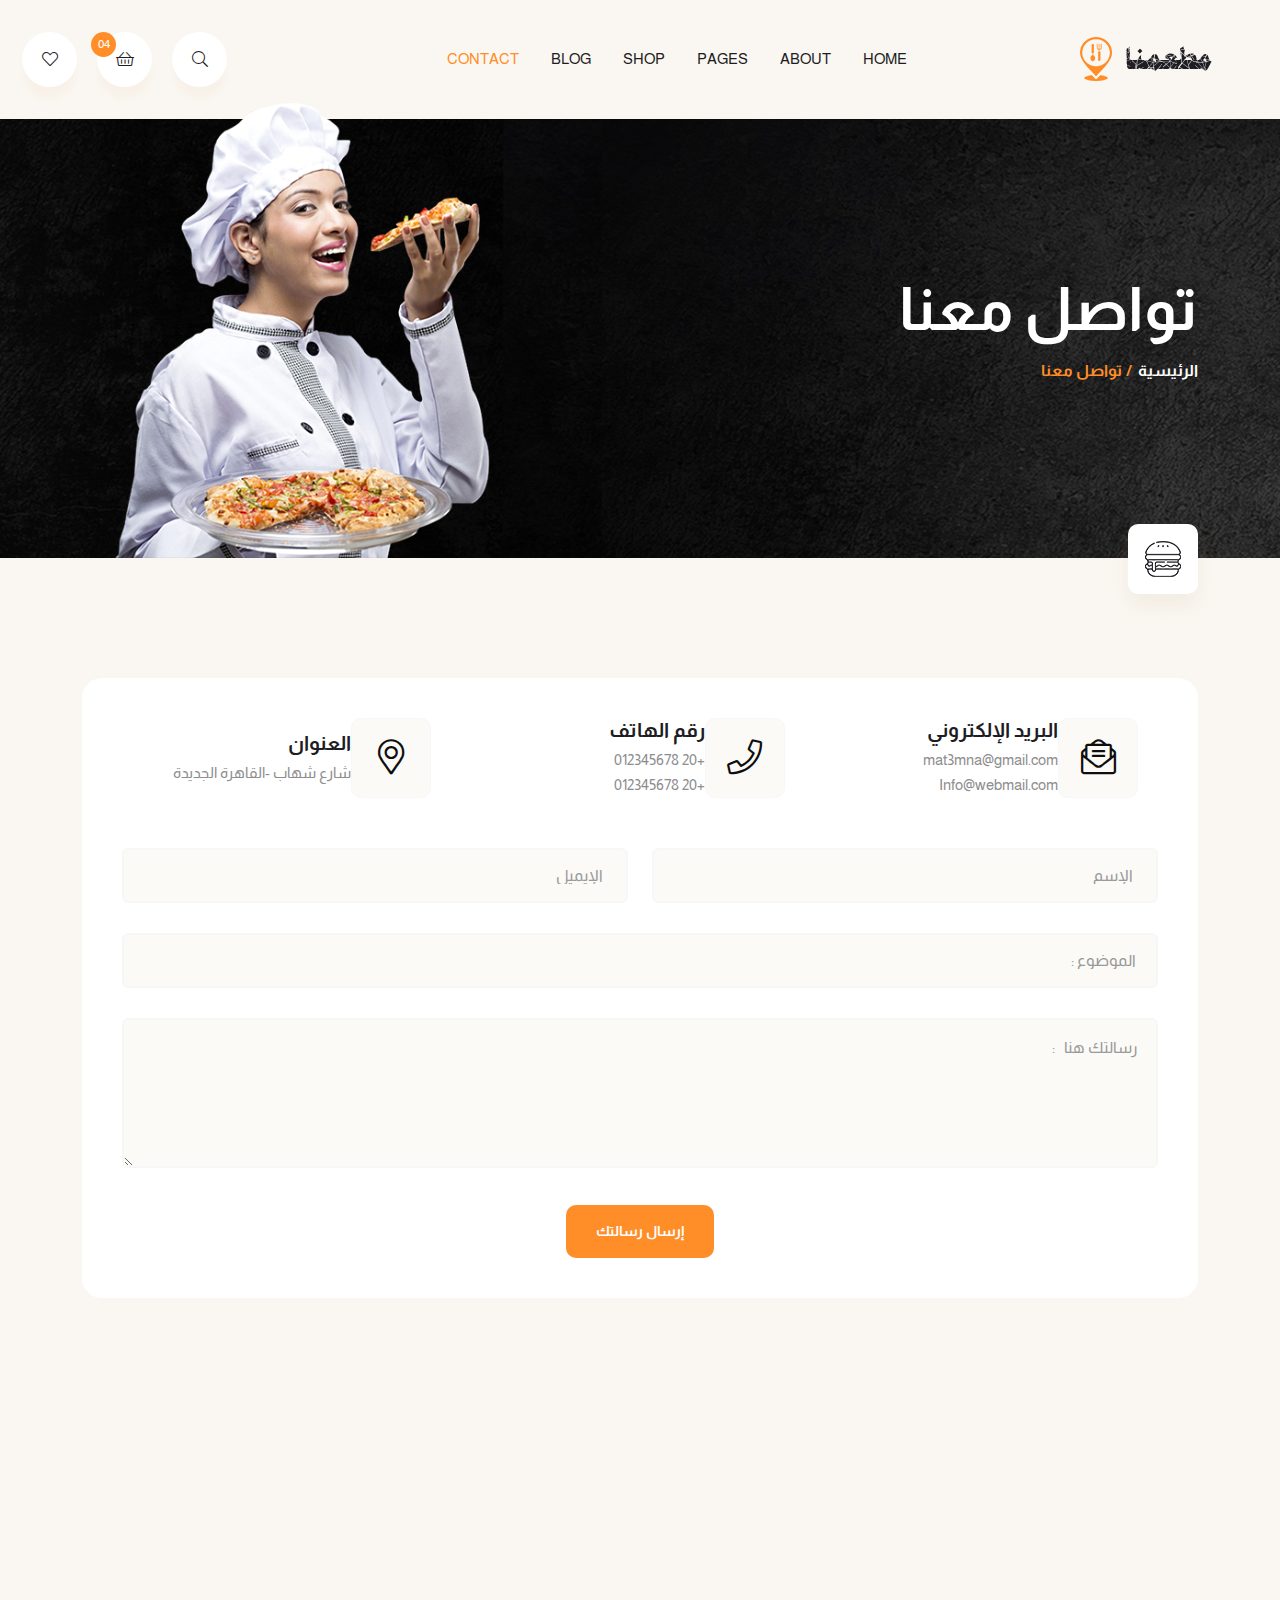
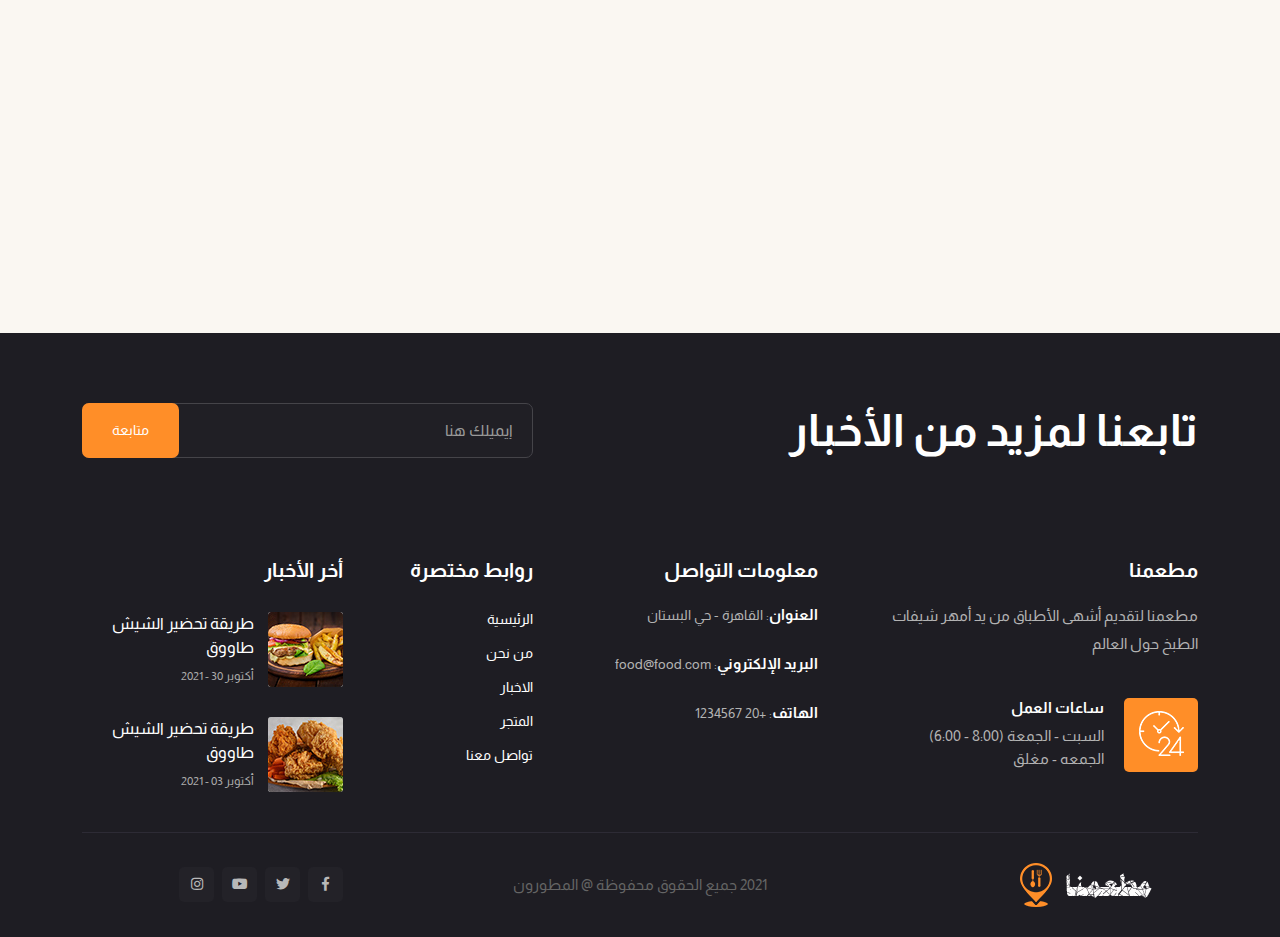
<file: contact.html>
<!doctype html>
<html lang="ar" dir="rtl">

<head>
    <meta charset="utf-8">
    <meta http-equiv="x-ua-compatible" content="ie=edge">
    <meta name="description" content="">
    <meta name="viewport" content="width=device-width, initial-scale=1">

    <title> مطعمنا </title>
    <link rel="shortcut icon" type="image/x-icon" href="assets/img/favicon.png">

    <!-- css include -->
    <link rel="stylesheet" href="assets/css/bootstrap.min.css">
    <link rel="stylesheet" href="assets/css/fontawesome.css">
    <link rel="stylesheet" href="assets/css/themify-icons.css">
    <link rel="stylesheet" href="assets/css/animate.min.css">
    <link rel="stylesheet" href="assets/css/owl.carousel.min.css">
    <link rel="stylesheet" href="assets/css/magnific-popup.css">
    <link rel="stylesheet" href="assets/css/metisMenu.css">
    <link rel="stylesheet" href="assets/css/jquery-ui.css">
    <link rel="stylesheet" href="assets/css/nice-select.css">
    <link rel="stylesheet" href="assets/css/datepicker.css">
    <link rel="stylesheet" href="assets/css/jquery.timepicker.css">
    <link rel="stylesheet" href="assets/css/common.css">
    <link rel="stylesheet" href="assets/css/style.css">
    <link rel="stylesheet" href="assets/css/responsive.css">
</head>

<body>
    <!-- body wrap start -->
    <div class="body_wrap">

        <!-- backtotop - start -->
        <div id="thetop"></div>
        <div id="backtotop">
            <a href="#" id="scroll">
                <i class="fal fa-arrow-up"></i>
                <i class="fal fa-arrow-up"></i>
            </a>
        </div>
        <!-- backtotop - end -->

        <!-- start Preloader  -->
        <div class="preloder_part">
            <div class="spinner">
                <div class="dot1"></div>
                <div class="dot2"></div>
            </div>
        </div>
        <!-- End Preloader  -->

        <!-- header start -->
        <header class="header_area header_2">
            <div id="sticky-header" class="header_wrap header_space">
                <div class="container-fluid">
                    <div class="row align-items-center">
                        <div class="col-lg-2 col-6">
                            <div class="logo">
                                <a href="index.html"><img src="assets/img/logo/logo.png" alt="logo"></a>
                            </div>
                        </div>
                        <div class="col-lg-7 d-none d-lg-block">
                            <div class="main_menu_wrap navbar navbar-expand-lg">
                                <nav class="main_menu collapse navbar-collapse">
                                    <ul class="main_menu_list ul_li">
                                        <li class="dropdown">
                                            <a class="nav-link" href="#">Home</a>
                                            <ul class="sub-menu">
                                                <li><a href="index.html">Home One</a></li>
                                                <li><a href="index-2.html">Home Two</a></li>
                                                <li><a href="index-3.html">Home Three</a></li>
                                            </ul>
                                        </li>
                                        <li><a class="nav-link" href="about.html">About</a> </li>
                                        <li class="dropdown">
                                            <a class="nav-link" href="#">Pages</a>
                                            <ul class="sub-menu">
                                                <li><a href="menu.html">Recipe Menu</a></li>
                                                <li><a href="reservation.html">Reservation Form</a></li>
                                                <li><a href="history.html">History</a></li>
                                                <li><a href="team.html">Team</a></li>
                                                <li><a href="faq.html">FAQ</a></li>
                                            </ul>
                                        </li>
                                        <li class="dropdown">
                                            <a class="nav-link" href="#">Shop</a>
                                            <ul class="sub-menu">
                                                <li><a href="shop.html">Shop List</a></li>
                                                <li><a href="shop-sidebar.html">Shop Sidebar</a></li>
                                                <li><a href="shop-details.html">Shop Details</a></li>
                                                <li><a href="cart.html">Shop Cart</a></li>
                                                <li><a href="checkout.html">Shop Checkout</a></li>
                                            </ul>
                                        </li>
                                        <li class="dropdown">
                                            <a class="nav-link" href="#">Blog</a>
                                            <ul class="sub-menu">
                                                <li><a href="blog.html">Blog</a></li>
                                                <li><a href="blog-details.html">Blog Details</a></li>
                                            </ul>
                                        </li>
                                        <li class="active">
                                            <a class="nav-link" href="contact.html">Contact</a>
                                        </li>
                                      </ul>
                                </nav>
                            </div>
                        </div>
                        <div class="col-lg-3 col-6">
                            <div class="header_right ul_li_right">
                                <div class="header_carts ul_li">
                                    <div class="header_search_wrap">
                                        <div class="icon search_main">
                                            <i class="fal fa-search"></i>
                                            <span><i class="fal fa-times"></i></span>
                                        </div>
                                        <div class="search_form_main">
                                            <form role="search" method="get" action="#"> 
                                                <input type="text" placeholder="Search Keywords"> 
                                                <button type="submit"><i class="ti-search"></i></button>
                                            </form>
                                        </div>
                                    </div>
                                    <div class="hamburger_menu">
                                        <a href="javascript:void(0);">
                                            <div class="icon cart_btn d-none d-lg-block">
                                                <i class="fal fa-shopping-basket"></i>
                                                <small class="cart_counter">04</small>
                                            </div>
                                            <div class="icon bar d-lg-none">
                                                <span><i class="fal fa-bars"></i></span>
                                            </div>
                                        </a>
                                    </div>
                                    <a class="icon cart_wishlist d-none d-lg-block" href="#">
                                        <i class="fal fa-heart"></i>
                                    </a>
                                </div>
                            </div>
                        </div>
                    </div>
                </div>
            </div>
        </header>
        <!-- header end -->

        <!-- slide-bar start -->
        <aside class="slide-bar">
            <div class="close-mobile-menu">
                <a href="javascript:void(0);"><i class="fal fa-times"></i></a>
            </div>

             <!-- sidebar-info start -->
             <div class="cart_sidebar">
                <h2 class="heading_title text-uppercase"> محتويات السلة :&nbsp; <span>4</span></h2>
                <div class="cart_items_list">
                    <div class="cart_item">
                        <div class="item_image">
                            <img src="assets/img/shop/cart/img_01.jpg" alt="image_not_found">
                        </div>
                        <div class="item_content">
                            <h4 class="item_title">
                               فرخة مشوية على الفحم بالأرز
                            </h4>
                            <span class="item_price">ج 19.00</span>
                            <button type="button" class="remove_btn"><i class="fal fa-times"></i></button>
                        </div>
                    </div>
                    <div class="cart_item">
                        <div class="item_image">
                            <img src="assets/img/shop/cart/img_02.jpg" alt="image_not_found">
                        </div>
                        <div class="item_content">
                            <h4 class="item_title">
                               فرخة مشوية على الفحم بالأرز
                            </h4>
                            <span class="item_price">ج 22.00</span>
                            <button type="button" class="remove_btn"><i class="fal fa-times"></i></button>
                        </div>
                    </div>
                    <div class="cart_item">
                        <div class="item_image">
                            <img src="assets/img/shop/cart/img_03.jpg" alt="image_not_found">
                        </div>
                        <div class="item_content">
                            <h4 class="item_title">
                               فرخة مشوية على الفحم بالأرز
                            </h4>
                            <span class="item_price">ج 43.00</span>
                            <button type="button" class="remove_btn"><i class="fal fa-times"></i></button>
                        </div>
                    </div>
                    <div class="cart_item">
                        <div class="item_image">
                            <img src="assets/img/shop/cart/img_04.jpg" alt="image_not_found">
                        </div>
                        <div class="item_content">
                            <h4 class="item_title">
                               فرخة مشوية على الفحم بالأرز
                            </h4>
                            <span class="item_price">ج 14.00</span>
                            <button type="button" class="remove_btn"><i class="fal fa-times"></i></button>
                        </div>
                    </div>
                </div>
                <div class="total_price text-uppercase">
                    <span> الإجمالي </span>
                    <span>ج 87.00</span>
                </div>
                <ul class="btns_group ul_li">
                    <li><a href="cart.html" class="thm_btn text-uppercase"> عرض السلة </a></li>
                    <li><a href="checkout.html" class="thm_btn thm_btn-2 text-uppercase"> إكمال الدفع </a></li>
                </ul>
            </div>
            <!-- sidebar-info end -->

            <!-- side-mobile-menu start -->
            <nav class="side-mobile-menu">
                <div class="header-mobile-search">
                    <form role="search" method="get" action="#">
                        <input type="text" placeholder="Search Keywords">
                        <button type="submit"><i class="ti-search"></i></button>
                    </form>
                </div>
                <ul id="mobile-menu-active">
                    <li class="dropdown"><a href="index.html">Home</a>
                        <ul class="sub-menu">
                            <li><a href="index.html">Home One</a></li>
                            <li><a href="index-2.html">Home Two</a></li>
                            <li><a href="index-3.html">Home Three</a></li>
                        </ul>
                    </li>
                    <li><a href="about.html">About</a></li>
                    <li class="dropdown">
                        <a href="#">Pages</a>
                        <ul class="sub-menu">
                            <li><a href="menu.html">Recipe Menu</a></li>
                            <li><a href="reservation.html">Reservation Form</a></li>
                            <li><a href="history.html">History</a></li>
                            <li><a href="team.html">Team</a></li>
                            <li><a href="faq.html">FAQ</a></li>
                        </ul>
                    </li>
                    <li class="dropdown">
                        <a href="#">Shop</a>
                        <ul class="sub-menu">
                            <li><a href="shop.html">Shop List</a></li>
                            <li><a href="shop-sidebar.html">Shop Sidebar</a></li>
                            <li><a href="shop-details.html">Shop Details</a></li>
                            <li><a href="cart.html">Shop Cart</a></li>
                            <li><a href="checkout.html">Shop Checkout</a></li>
                        </ul>
                    </li>
                    <li class="dropdown">
                        <a href="#">Blog</a>
                        <ul class="sub-menu">
                            <li><a href="blog.html">Blog</a></li>
                            <li><a href="blog-details.html">Blog Details</a></li>
                        </ul>
                    </li>
                    <li><a href="contact.html">Contact</a></li>
                </ul>
            </nav>
            <!-- side-mobile-menu end -->
        </aside>
        <div class="body-overlay"></div>
        <!-- slide-bar end -->

        <!-- main body end -->
        <main>

            <!-- page title start -->
            <section class="page_title_area" data-background="assets/img/bg/page_title.jpg">
                <div class="container">
                   <div class="row">
                       <div class="col-lg-8">
                            <div class="page_title">
                                <h1> تواصل معنا </h1>
                                <ul class="breadcrumb_nav ul_li">
                                    <li><a href="index.html"> الرئيسية </a></li>
                                    <li> تواصل معنا </li>
                                </ul>
                            </div>
                       </div>
                       <div class="col-lg-4">
                           <div class="page_title_img">
                               <img src="assets/img/bg/page_title_img.png" alt="">
                           </div>
                       </div>
                   </div>
                </div>
                <div class="breadcrumb_icon_wrap">
                    <div class="container">
                        <div class="breadcrumb_icon">
                            <img src="assets/img/icon/bc_icon.png" alt="">
                        </div>
                    </div>
                </div>
            </section>
            <!-- page title end -->

            <!-- contact start -->
            <section class="copntact_area pt-120 pb-120">
                <div class="container">
                    <div class="contact_wrap">
                        <div class="row mb-10 justify-content-md-center">
                            <div class="col-lg-4 col-md-6">
                                <div class="contact_info mb-40">
                                    <div class="contact_icon">
                                        <i class="fal fa-envelope-open-text"></i>
                                    </div>
                                    <div class="contact_text">
                                        <h4> البريد الإلكتروني </h4>
                                        <p>mat3mna@gmail.com</p>
                                        <p>Info@webmail.com</p>
                                    </div>
                                </div>
                            </div>
                            <div class="col-lg-4 col-md-6">
                                <div class="contact_info mb-40">
                                    <div class="contact_icon">
                                        <i class="fal fa-phone"></i>
                                    </div>
                                    <div class="contact_text">
                                        <h4> رقم الهاتف </h4>
                                        <p> +20 012345678 </p>
                                        <p> +20 012345678 </p>
                                    </div>
                                </div>
                            </div>
                            <div class="col-lg-4 col-md-6">
                                <div class="contact_info mb-40">
                                    <div class="contact_icon">
                                        <i class="fal fa-map-marker-alt"></i>
                                    </div>
                                    <div class="contact_text">
                                        <h4> العنوان </h4>
                                        <p> شارع شهاب -القاهرة الجديدة </p>
                                    </div>
                                </div>
                            </div>
                        </div>
                        <div class="row">
                            <form class="contact_form" action="#">
                                <div class="row">
                                    <div class="col-lg-6">
                                        <input type="text" name="fname" placeholder=" الإسم ">
                                    </div>
                                    <div class="col-lg-6">
                                        <input type="email" name="email" placeholder=" الإيميل ">
                                    </div>
                                    <div class="col-12">
                                        <input type="text" name="subject" placeholder="الموضوع :">
                                    </div>
                                    <div class="col-12">
                                        <textarea name="message" id="message" cols="30" rows="10" placeholder=" رسالتك هنا   :"></textarea>
                                    </div>
                                    <div class="col-12">
                                        <div class="contact_btn text-center">
                                            <a class="thm_btn thm_btn-black" href="#"> إرسال رسالتك </a>
                                        </div>
                                    </div>
                                </div>
                            </form>
                        </div>
                    </div>
                </div>
            </section>
            <!-- contact end -->

            <!-- google map start -->
            <section class="google_map_area">
                <div class="contact_map">
                    <iframe src="https://www.google.com/maps/embed?pb=!1m14!1m12!1m3!1d879411.4317303023!2d30.71852246685487!3d30.57187346911386!2m3!1f0!2f0!3f0!3m2!1i1024!2i768!4f13.1!5e0!3m2!1sar!2seg!4v1635597989995!5m2!1sar!2seg"
                        allowfullscreen="" aria-hidden="false" tabindex="0"></iframe>
                </div>
            </section>
            <!-- google map end -->

            
        </main>
        <!-- main body end -->

        <!-- footer start -->
        <footer id="Footer" class="footer-area footer_bg">
        
        </footer>
        <!-- footer end -->

    </div>
    <!-- body wrap end -->

    <!-- jquery include -->
    <script src="assets/js/jquery-3.5.0.min.js"></script>
    <script src="assets/js/bootstrap.bundle.min.js"></script>
    <script src="assets/js/owl.carousel.min.js"></script>
    <script src="assets/js/metisMenu.min.js"></script>
    <script src="assets/js/wow.min.js"></script>
    <script src="assets/js/jquery.nice-select.min.js"></script>
    <script src="assets/js/jquery-ui.js"></script>
    <script src="assets/js/datepicker.js"></script>
    <script src="assets/js/jquery.timepicker.min.js"></script>
    <script src="assets/js/isotope.pkgd.min.js"></script>
    <script src="assets/js/imagesloaded.pkgd.min.js"></script>
    <script src="assets/js/jquery.magnific-popup.min.js"></script>
    <script src="assets/js/main.js"></script>
    <script>
        $('#Footer').load('Footer.html');
    </script>
</body>

</html>
</file>
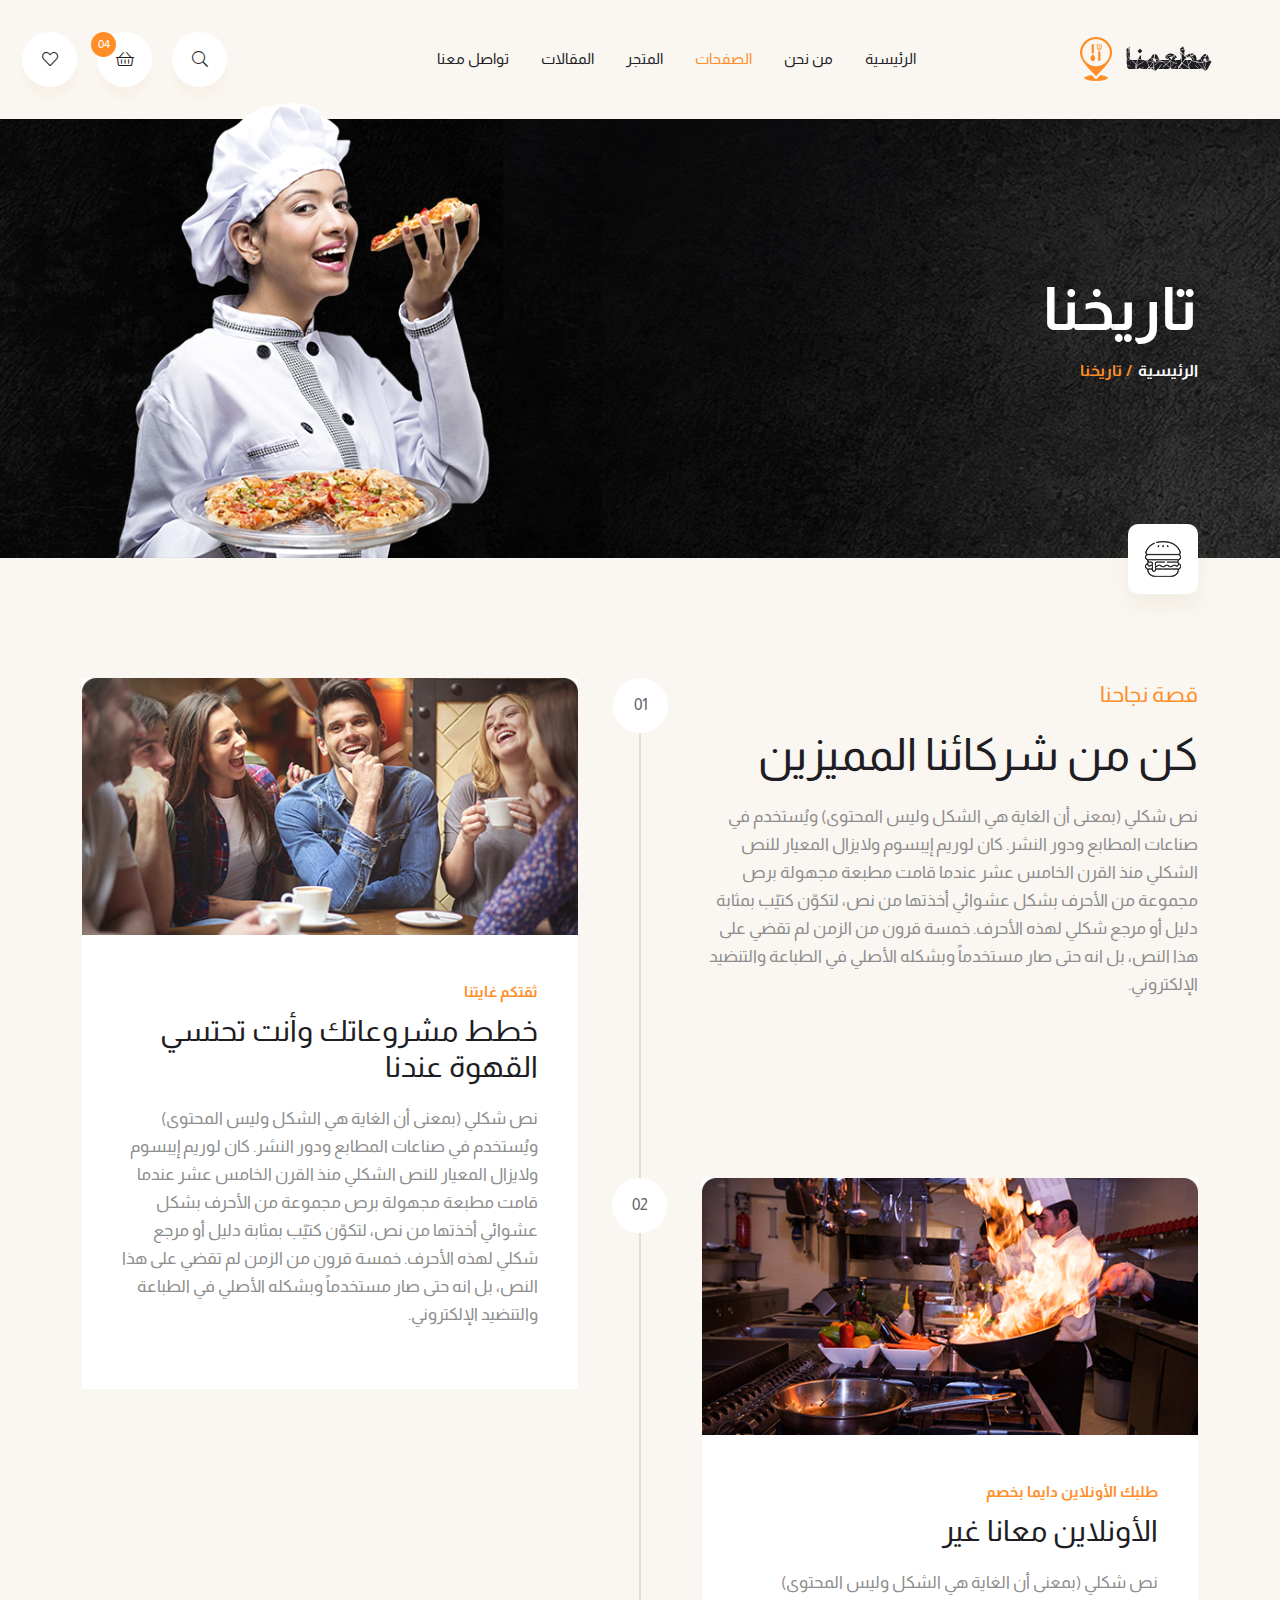
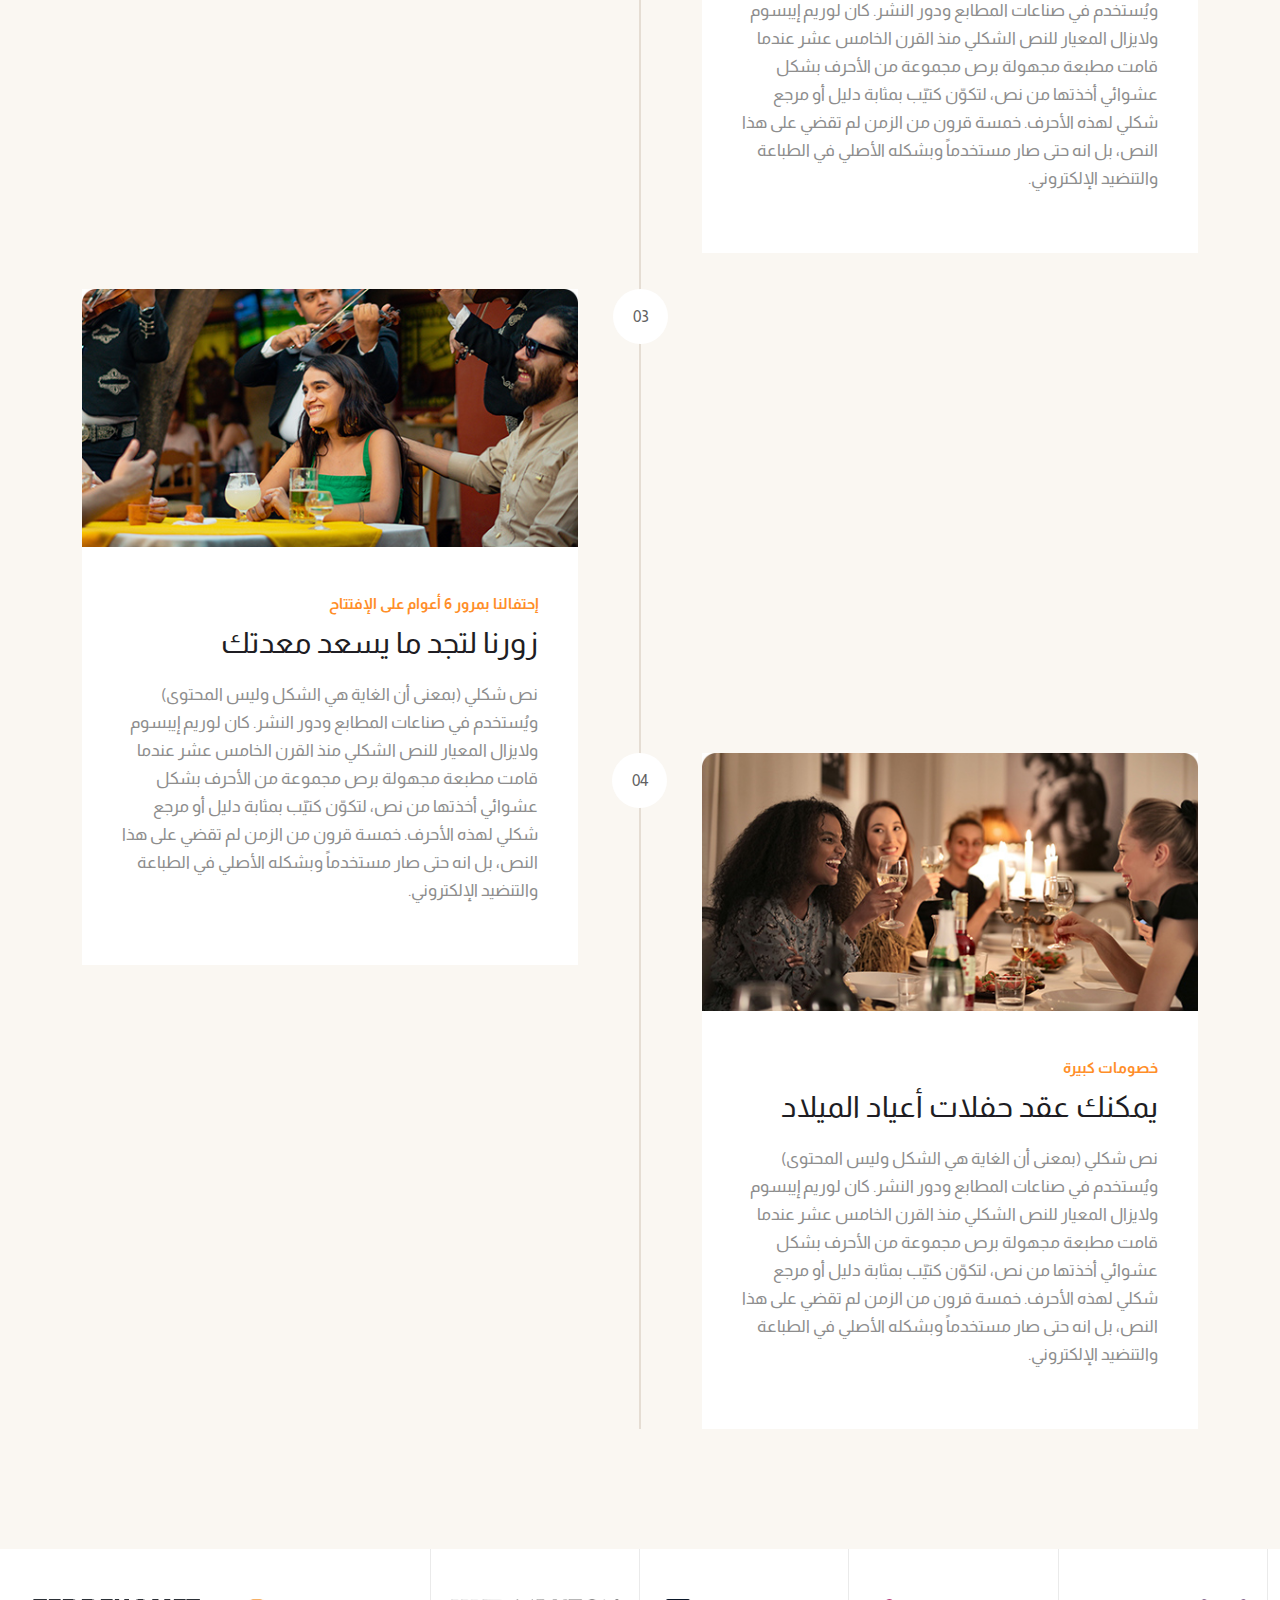
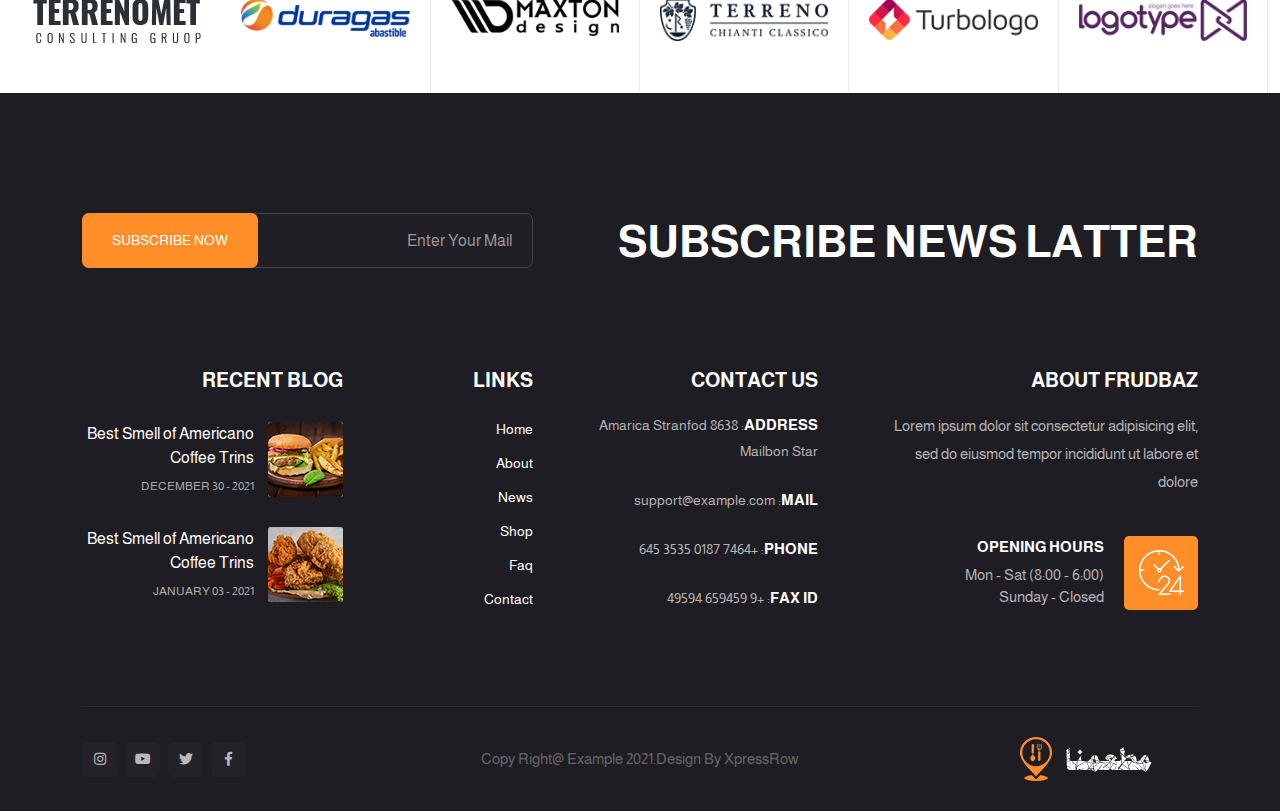
<file: history.html>
<!doctype html>
<html lang="ar" dir="rtl">

<head>
    <meta charset="utf-8">
    <meta http-equiv="x-ua-compatible" content="ie=edge">
    <meta name="description" content="">
    <meta name="viewport" content="width=device-width, initial-scale=1">

    <title> مطعمنا </title>
    <link rel="shortcut icon" type="image/x-icon" href="assets/img/favicon.png">

    <!-- css include -->
    <link rel="stylesheet" href="assets/css/bootstrap.rtl.min.css">
    <link rel="stylesheet" href="assets/css/fontawesome.css">
    <link rel="stylesheet" href="assets/css/themify-icons.css">
    <link rel="stylesheet" href="assets/css/animate.min.css">
    <link rel="stylesheet" href="assets/css/owl.carousel.min.css">
    <link rel="stylesheet" href="assets/css/magnific-popup.css">
    <link rel="stylesheet" href="assets/css/metisMenu.css">
    <link rel="stylesheet" href="assets/css/jquery-ui.css">
    <link rel="stylesheet" href="assets/css/nice-select.css">
    <link rel="stylesheet" href="assets/css/datepicker.css">
    <link rel="stylesheet" href="assets/css/jquery.timepicker.css">
    <link rel="stylesheet" href="assets/css/common.css">
    <link rel="stylesheet" href="assets/css/style.css">
    <link rel="stylesheet" href="assets/css/responsive.css">
</head>

<body>
    <!-- body wrap start -->
    <div class="body_wrap">

        <!-- backtotop - start -->
        <div id="thetop"></div>
        <div id="backtotop">
            <a href="#" id="scroll">
                <i class="fal fa-arrow-up"></i>
                <i class="fal fa-arrow-up"></i>
            </a>
        </div>
        <!-- backtotop - end -->

        <!-- start Preloader  -->
        <div class="preloder_part">
            <div class="spinner">
                <div class="dot1"></div>
                <div class="dot2"></div>
            </div>
        </div>
        <!-- End Preloader  -->

       <!-- header start -->
       <header class="header_area header_2">
        <div id="sticky-header" class="header_wrap header_space">
            <div class="container-fluid">
                <div class="row align-items-center">
                    <div class="col-lg-2 col-6">
                        <div class="logo">
                            <a href="index.html"><img src="assets/img/logo/logo.png" alt="logo"></a>
                        </div>
                    </div>
                    <div class="col-lg-7 d-none d-lg-block">
                        <div class="main_menu_wrap navbar navbar-expand-lg">
                            <nav class="main_menu collapse navbar-collapse">
                                <ul class="main_menu_list ul_li">
                                    <li class="dropdown">
                                        <a class="nav-link" href="index.html"> الرئيسية </a>
                                        <!-- <ul class="sub-menu">
                                            <li><a href="#"> </a></li>
                                            <li><a href="#"> </a></li>
                                           
                                        </ul> -->
                                    </li>
                                    <li><a class="nav-link" href="about.html"> من نحن </a> </li>
                                    <li class="dropdown active">
                                        <a class="nav-link" href="#"> الصفحات </a>
                                        <ul class="sub-menu">
                                            <li><a href="menu.html"> قائمة الأطباق </a></li>
                                            <li><a href="reservation.html"> نموذج حجز </a></li>
                                            <li class="active"><a href="history.html"> تاريخنا </a></li>
                                            <li><a href="team.html"> فريقنا المميز </a></li>
                                         </ul>
                                    </li>
                                    <li class="dropdown">
                                        <a class="nav-link" href="#"> المتجر </a>
                                        <ul class="sub-menu">
                                            <li><a href="shop.html"> كل المنتجات </a></li>
                                            <li><a href="shop-sidebar.html"> المنتجات </a></li>
                                            <li><a href="shop-details.html"> تفاصيل الوجبة </a></li>
                                            <li><a href="cart.html"> السلة </a></li>
                                            <li><a href="checkout.html"> الدفع </a></li>
                                        </ul>
                                    </li>
                                    <li class="dropdown">
                                        <a class="nav-link" href="blog.html"> المقالات </a>
                                        <ul class="sub-menu">
                                    
                                            <li><a href="blog-details.html"> تفاصيل المقال </a></li>
                                        </ul>
                                    </li>
                                    <li>
                                        <a class="nav-link" href="contact.html"> تواصل معنا </a>
                                    </li>
                                  </ul>
                            </nav>
                        </div>
                    </div>
                    <div class="col-lg-3 col-6">
                        <div class="header_right ul_li_right">
                            <div class="header_carts ul_li">
                                <div class="header_search_wrap">
                                    <div class="icon search_main">
                                        <i class="fal fa-search"></i>
                                        <span><i class="fal fa-times"></i></span>
                                    </div>
                                    <div class="search_form_main">
                                        <form role="search" method="get" action="#"> 
                                            <input type="text" placeholder=" كلمات البحث "> 
                                            <button type="submit"><i class="ti-search"></i></button>
                                        </form>
                                    </div>
                                </div>
                                <div class="hamburger_menu">
                                    <a href="javascript:void(0);">
                                        <div class="icon cart_btn d-none d-lg-block">
                                            <i class="fal fa-shopping-basket"></i>
                                            <small class="cart_counter">04</small>
                                        </div>
                                        <div class="icon bar d-lg-none">
                                            <span><i class="fal fa-bars"></i></span>
                                        </div>
                                    </a>
                                </div>
                                <a class="icon cart_wishlist d-none d-lg-block" href="#">
                                    <i class="fal fa-heart"></i>
                                </a>
                            </div>
                        </div>
                    </div>
                </div>
            </div>
        </div>
    </header>
    <!-- header end -->

        <!-- slide-bar start -->
        <aside class="slide-bar">
            <div class="close-mobile-menu">
                <a href="javascript:void(0);"><i class="fal fa-times"></i></a>
            </div>

             <!-- sidebar-info start -->
             <div class="cart_sidebar">
                <h2 class="heading_title text-uppercase"> محتويات السلة :&nbsp; <span>4</span></h2>
                <div class="cart_items_list">
                    <div class="cart_item">
                        <div class="item_image">
                            <img src="assets/img/shop/cart/img_01.jpg" alt="image_not_found">
                        </div>
                        <div class="item_content">
                            <h4 class="item_title">
                               فرخة مشوية على الفحم بالأرز
                            </h4>
                            <span class="item_price">ج 19.00</span>
                            <button type="button" class="remove_btn"><i class="fal fa-times"></i></button>
                        </div>
                    </div>
                    <div class="cart_item">
                        <div class="item_image">
                            <img src="assets/img/shop/cart/img_02.jpg" alt="image_not_found">
                        </div>
                        <div class="item_content">
                            <h4 class="item_title">
                               فرخة مشوية على الفحم بالأرز
                            </h4>
                            <span class="item_price">ج 22.00</span>
                            <button type="button" class="remove_btn"><i class="fal fa-times"></i></button>
                        </div>
                    </div>
                    <div class="cart_item">
                        <div class="item_image">
                            <img src="assets/img/shop/cart/img_03.jpg" alt="image_not_found">
                        </div>
                        <div class="item_content">
                            <h4 class="item_title">
                               فرخة مشوية على الفحم بالأرز
                            </h4>
                            <span class="item_price">ج 43.00</span>
                            <button type="button" class="remove_btn"><i class="fal fa-times"></i></button>
                        </div>
                    </div>
                    <div class="cart_item">
                        <div class="item_image">
                            <img src="assets/img/shop/cart/img_04.jpg" alt="image_not_found">
                        </div>
                        <div class="item_content">
                            <h4 class="item_title">
                               فرخة مشوية على الفحم بالأرز
                            </h4>
                            <span class="item_price">ج 14.00</span>
                            <button type="button" class="remove_btn"><i class="fal fa-times"></i></button>
                        </div>
                    </div>
                </div>
                <div class="total_price text-uppercase">
                    <span> الإجمالي </span>
                    <span>ج 87.00</span>
                </div>
                <ul class="btns_group ul_li">
                    <li><a href="cart.html" class="thm_btn text-uppercase"> عرض السلة </a></li>
                    <li><a href="checkout.html" class="thm_btn thm_btn-2 text-uppercase"> إكمال الدفع </a></li>
                </ul>
            </div>
            <!-- sidebar-info end -->

            <!-- side-mobile-menu start -->
            <nav class="side-mobile-menu">
                <div class="header-mobile-search">
                    <form role="search" method="get" action="#">
                        <input type="text" placeholder="Search Keywords">
                        <button type="submit"><i class="ti-search"></i></button>
                    </form>
                </div>
                <ul id="mobile-menu-active">
                    <li class="dropdown"><a href="index.html"> الرئيسية </a>
                        
                    </li>
                    <li><a href="about.html"> من نحن </a></li>
                    <li class="dropdown">
                        <a href="#"> الصفحات </a>
                        <ul class="sub-menu">
                            <li><a href="menu.html"> قائمة الأطباق </a></li>
                            <li><a href="reservation.html"> نموذج حجز </a></li>
                            <li><a href="history.html"> تاريخنا </a></li>
                            <li class="active"><a href="team.html"> فريقنا المميز </a></li>
                         </ul>
                    </li>
                    <li class="dropdown">
                        <a href="#"> المتجر </a>
                        <ul class="sub-menu">
                            <li><a href="shop.html"> كل المنتجات </a></li>
                            <li><a href="shop-sidebar.html"> المنتجات </a></li>
                            <li><a href="shop-details.html"> تفاصيل الوجبة </a></li>
                            <li><a href="cart.html"> السلة </a></li>
                            <li><a href="checkout.html"> الدفع </a></li>
                        </ul>
                    </li>
                    <li class="dropdown">
                        <a class="nav-link" href="blog.html"> المقالات </a>
                        <ul class="sub-menu">
                    
                            <li><a href="blog-details.html"> تفاصيل المقال </a></li>
                        </ul>
                    </li>
                    <li>
                        <a class="nav-link" href="contact.html"> تواصل معنا </a>
                    </li>
                </ul>
            </nav>
            <!-- side-mobile-menu end -->
        </aside>
        <div class="body-overlay"></div>
        <!-- slide-bar end -->

        <!-- main body end -->
        <main>

            <!-- page title start -->
            <section class="page_title_area" data-background="assets/img/bg/page_title.jpg">
                <div class="container">
                   <div class="row">
                       <div class="col-lg-8">
                            <div class="page_title">
                                <h1>   تاريخنا </h1>
                                <ul class="breadcrumb_nav ul_li">
                                    <li><a href="index.html"> الرئيسية </a></li>
                                    <li> تاريخنا </li>
                                </ul>
                            </div>
                       </div>
                       <div class="col-lg-4">
                           <div class="page_title_img">
                               <img src="assets/img/bg/page_title_img.png" alt="">
                           </div>
                       </div>
                   </div>
                </div>
                <div class="breadcrumb_icon_wrap">
                    <div class="container">
                        <div class="breadcrumb_icon">
                            <img src="assets/img/icon/bc_icon.png" alt="">
                        </div>
                    </div>
                </div>
            </section>
            <!-- page title end -->

            <!-- history start -->
            <section class="history_area pt-120 pb-120">
                <div class="container">
                    <div class="history_wrap">
                        <div class="sec_title">
                            <span> قصة نجاحنا </span>
                            <h2> كن من شركائنا المميزين </h2>
                            <p>نص شكلي (بمعنى أن الغاية هي الشكل وليس المحتوى) ويُستخدم في صناعات المطابع ودور النشر. كان لوريم إيبسوم ولايزال المعيار للنص الشكلي منذ القرن الخامس عشر عندما قامت مطبعة مجهولة برص مجموعة من الأحرف بشكل عشوائي أخذتها من نص، لتكوّن كتيّب بمثابة دليل أو مرجع شكلي لهذه الأحرف. خمسة قرون من الزمن لم تقضي على هذا النص، بل انه حتى صار مستخدماً وبشكله الأصلي في الطباعة والتنضيد الإلكتروني.</p>
                        </div>
                        <div class="row">
                            <div class="col-lg-6 col-md-6">
                                <div class="history_left">
                                    <div class="history_item">
                                        <div class="h_thumb">
                                            <img src="assets/img/history/img_01.jpg" alt="">
                                        </div>
                                        <div class="h_text">
                                            <span> طلبك الأونلاين دايما بخصم </span>
                                            <h3> الأونلاين معانا غير  </h3>
                                            <p>نص شكلي (بمعنى أن الغاية هي الشكل وليس المحتوى) ويُستخدم في صناعات المطابع ودور النشر. كان لوريم إيبسوم ولايزال المعيار للنص الشكلي منذ القرن الخامس عشر عندما قامت مطبعة مجهولة برص مجموعة من الأحرف بشكل عشوائي أخذتها من نص، لتكوّن كتيّب بمثابة دليل أو مرجع شكلي لهذه الأحرف. خمسة قرون من الزمن لم تقضي على هذا النص، بل انه حتى صار مستخدماً وبشكله الأصلي في الطباعة والتنضيد الإلكتروني.</p>
                                        </div>
                                        <div class="number_box">
                                            <span>02</span>
                                        </div>
                                    </div>
                                    <div class="history_item">
                                        <div class="h_thumb">
                                            <img src="assets/img/history/img_02.jpg" alt="">
                                        </div>
                                        <div class="h_text">
                                            <span> خصومات كبيرة </span>
                                            <h3> يمكنك عقد حفلات أعياد الميلاد </h3>
                                            <p>نص شكلي (بمعنى أن الغاية هي الشكل وليس المحتوى) ويُستخدم في صناعات المطابع ودور النشر. كان لوريم إيبسوم ولايزال المعيار للنص الشكلي منذ القرن الخامس عشر عندما قامت مطبعة مجهولة برص مجموعة من الأحرف بشكل عشوائي أخذتها من نص، لتكوّن كتيّب بمثابة دليل أو مرجع شكلي لهذه الأحرف. خمسة قرون من الزمن لم تقضي على هذا النص، بل انه حتى صار مستخدماً وبشكله الأصلي في الطباعة والتنضيد الإلكتروني.</p>
                                        </div>
                                        <div class="number_box">
                                            <span>04</span>
                                        </div>
                                    </div>
                                </div>
                            </div>
                            <div class="col-lg-6 col-md-6">
                                <div class="history_right">
                                    <div class="history_item">
                                        <div class="h_thumb">
                                            <img src="assets/img/history/img_03.jpg" alt="">
                                        </div>
                                        <div class="h_text">
                                            <span> ثقتكم غايتنا </span>
                                            <h3> خطط مشروعاتك وأنت تحتسي القهوة عندنا </h3>
                                            <p>نص شكلي (بمعنى أن الغاية هي الشكل وليس المحتوى) ويُستخدم في صناعات المطابع ودور النشر. كان لوريم إيبسوم ولايزال المعيار للنص الشكلي منذ القرن الخامس عشر عندما قامت مطبعة مجهولة برص مجموعة من الأحرف بشكل عشوائي أخذتها من نص، لتكوّن كتيّب بمثابة دليل أو مرجع شكلي لهذه الأحرف. خمسة قرون من الزمن لم تقضي على هذا النص، بل انه حتى صار مستخدماً وبشكله الأصلي في الطباعة والتنضيد الإلكتروني.</p>
                                        </div>
                                        <div class="number_box">
                                            <span>01</span>
                                        </div>
                                    </div>
                                    <div class="history_item">
                                        <div class="h_thumb">
                                            <img src="assets/img/history/img_04.jpg" alt="">
                                        </div>
                                        <div class="h_text">
                                            <span> إحتفالنا بمرور 6 أعوام على الإفتتاح </span>
                                            <h3> زورنا لتجد ما يسعد معدتك </h3>
                                            <p>نص شكلي (بمعنى أن الغاية هي الشكل وليس المحتوى) ويُستخدم في صناعات المطابع ودور النشر. كان لوريم إيبسوم ولايزال المعيار للنص الشكلي منذ القرن الخامس عشر عندما قامت مطبعة مجهولة برص مجموعة من الأحرف بشكل عشوائي أخذتها من نص، لتكوّن كتيّب بمثابة دليل أو مرجع شكلي لهذه الأحرف. خمسة قرون من الزمن لم تقضي على هذا النص، بل انه حتى صار مستخدماً وبشكله الأصلي في الطباعة والتنضيد الإلكتروني.</p>
                                        </div>
                                        <div class="number_box">
                                            <span>03</span>
                                        </div>
                                    </div>
                                </div>
                            </div>
                        </div>
                    </div>
                </div>
            </section>
            <!-- history end -->

            <!-- brand start -->
            <section class="brand_area white_bg">
                <div class="container-fluid">
                    <div class="row g-0 justify-content-center">
                        <div class="col-lg-2 col-md-3 col-sm-6 b_border">
                            <div class="brand_img">
                                <img src="assets/img/brand/brand_01.png" alt="">
                            </div>
                        </div>
                        <div class="col-lg-2 col-md-3 col-sm-6 b_border">
                            <div class="brand_img">
                                <img src="assets/img/brand/brand_02.png" alt="">
                            </div>
                        </div>
                        <div class="col-lg-2 col-md-3 col-sm-6 b_border">
                            <div class="brand_img">
                                <img src="assets/img/brand/brand_03.png" alt="">
                            </div>
                        </div>
                        <div class="col-lg-2 col-md-3 col-sm-6 b_border">
                            <div class="brand_img">
                                <img src="assets/img/brand/brand_04.png" alt="">
                            </div>
                        </div>
                        <div class="col-lg-2 col-md-3 col-sm-6 b_border">
                            <div class="brand_img">
                                <img src="assets/img/brand/brand_05.png" alt="">
                            </div>
                        </div>
                        <div class="col-lg-2 col-md-3 col-sm-6 b_border">
                            <div class="brand_img">
                                <img src="assets/img/brand/brand_06.png" alt="">
                            </div>
                        </div>
                    </div>
                </div>
            </section>
            <!-- brand end -->
        </main>
        <!-- main body end -->

        <!-- footer start -->
        <footer class="footer-area footer_bg">
            <div class="footer_top pt-120">
                <div class="container">
                    <div class="row align-items-center">
                        <div class="col-lg-7 col-md-6">
                            <div class="sub_text">
                                <h3>Subscribe NEws Latter</h3>
                            </div>
                        </div>
                        <div class="col-lg-5 col-md-6">
                            <form class="sub_from" action="#">
                                <input type="text" placeholder="Enter Your Mail">
                                <button>Subscribe Now</button>
                            </form>
                        </div>
                    </div>
                </div>
            </div>
            <div class="footer_main pt-100 pb-50">
                <div class="container">
                    <div class="row">
                        <div class="col-lg-4 col-md-6">
                            <div class="footer_widget">
                                <h3>About Frudbaz</h3>
                                <p>Lorem ipsum dolor sit consectetur adipisicing elit, sed do eiusmod tempor incididunt ut labore et dolore</p>
                                <div class="open_hour_wrap ul_li">
                                    <div class="icon">
                                        <img src="assets/img/icon/t_hour.png" alt="">
                                    </div>
                                    <div class="or_text">
                                        <h4>Opening HOurs</h4>
                                        <span>Mon - Sat (8:00 - 6:00)</span>
                                        <span>Sunday - Closed</span>
                                    </div>
                                </div>
                            </div>
                        </div>
                        <div class="col-lg-3 col-md-6">
                            <div class="footer_widget">
                                <h3>Contact us</h3>
                                <ul class="c_wrap">
                                    <li><span>Address</span>: 8638 Amarica Stranfod Mailbon Star</li>
                                    <li><span>Mail</span>: support@example.com</li>
                                    <li><span>Phone</span>: +7464 0187 3535 645</li>
                                    <li><span>Fax id</span>: +9 659459 49594</li>
                                </ul>
                            </div>
                        </div>
                        <div class="col-lg-2 col-md-6">
                            <div class="footer_widget footer_link">
                                <h3>Links</h3>
                                <ul>
                                    <li><a href="#">Home</a></li>
                                    <li><a href="#">About</a></li>
                                    <li><a href="#">News</a></li>
                                    <li><a href="#">Shop</a></li>
                                    <li><a href="#">Faq</a></li>
                                    <li><a href="#">Contact</a></li>
                                </ul>
                            </div>
                        </div>
                        <div class="col-lg-3 col-md-6">
                            <div class="footer_widget widget_blog">
                                <h3>Recent Blog</h3>
                                <ul class="widget_post">
                                    <li>
                                        <div class="post_thumb">
                                            <a href="blog-details.html"><img src="assets/img/blog/widget-post/img_01.jpg" alt=""></a>
                                        </div>
                                        <div class="content">
                                            <h6><a href="blog-details.html">Best Smell of Americano Coffee Trins</a></h6>
                                            <span class="date">December 30 - 2021</span>
                                        </div>
                                    </li>
                                    <li>
                                        <div class="post_thumb">
                                            <a href="blog-details.html"><img src="assets/img/blog/widget-post/img_02.jpg" alt=""></a>
                                        </div>
                                        <div class="content">
                                            <h6><a href="blog-details.html">Best Smell of Americano Coffee Trins</a></h6>
                                            <span class="date">January 03 - 2021</span>
                                        </div>
                                    </li>
                                </ul>
                            </div>
                        </div>
                    </div>
                </div>
            </div>
            <div class="footer_bottom">
                <div class="container">
                    <div class="copyright_wrap">
                        <div class="row align-items-center">
                            <div class="col-lg-3 col-md-3">
                                <div class="logo">
                                    <a href="index.html"><img src="assets/img/logo/logo_white.png" alt=""></a>
                                </div>
                            </div>
                            <div class="col-lg-6 col-md-9">
                                <div class="copyright text-md-center">
                                    <p>Copy Right@ Example 2021.Design By XpressRow</p>
                                </div>
                            </div>
                            <div class="col-lg-3 col-md-12">
                                <div class="social_links text-lg-end">
                                    <a href="#"><i class="fab fa-facebook-f"></i></a>
                                    <a href="#"><i class="fab fa-twitter"></i></a>
                                    <a href="#"><i class="fab fa-youtube"></i></a>
                                    <a href="#"><i class="fab fa-instagram"></i></a>
                                </div>
                            </div>
                        </div>
                    </div>
                </div>
            </div>
        </footer>
        <!-- footer end -->

    </div>
    <!-- body wrap end -->

    <!-- jquery include -->
    <script src="assets/js/jquery-3.5.0.min.js"></script>
    <script src="assets/js/bootstrap.bundle.min.js"></script>
    <script src="assets/js/owl.carousel.min.js"></script>
    <script src="assets/js/metisMenu.min.js"></script>
    <script src="assets/js/wow.min.js"></script>
    <script src="assets/js/jquery.nice-select.min.js"></script>
    <script src="assets/js/jquery-ui.js"></script>
    <script src="assets/js/datepicker.js"></script>
    <script src="assets/js/jquery.timepicker.min.js"></script>
    <script src="assets/js/isotope.pkgd.min.js"></script>
    <script src="assets/js/imagesloaded.pkgd.min.js"></script>
    <script src="assets/js/jquery.magnific-popup.min.js"></script>
    <script src="assets/js/main.js"></script>
</body>

</html>
</file>
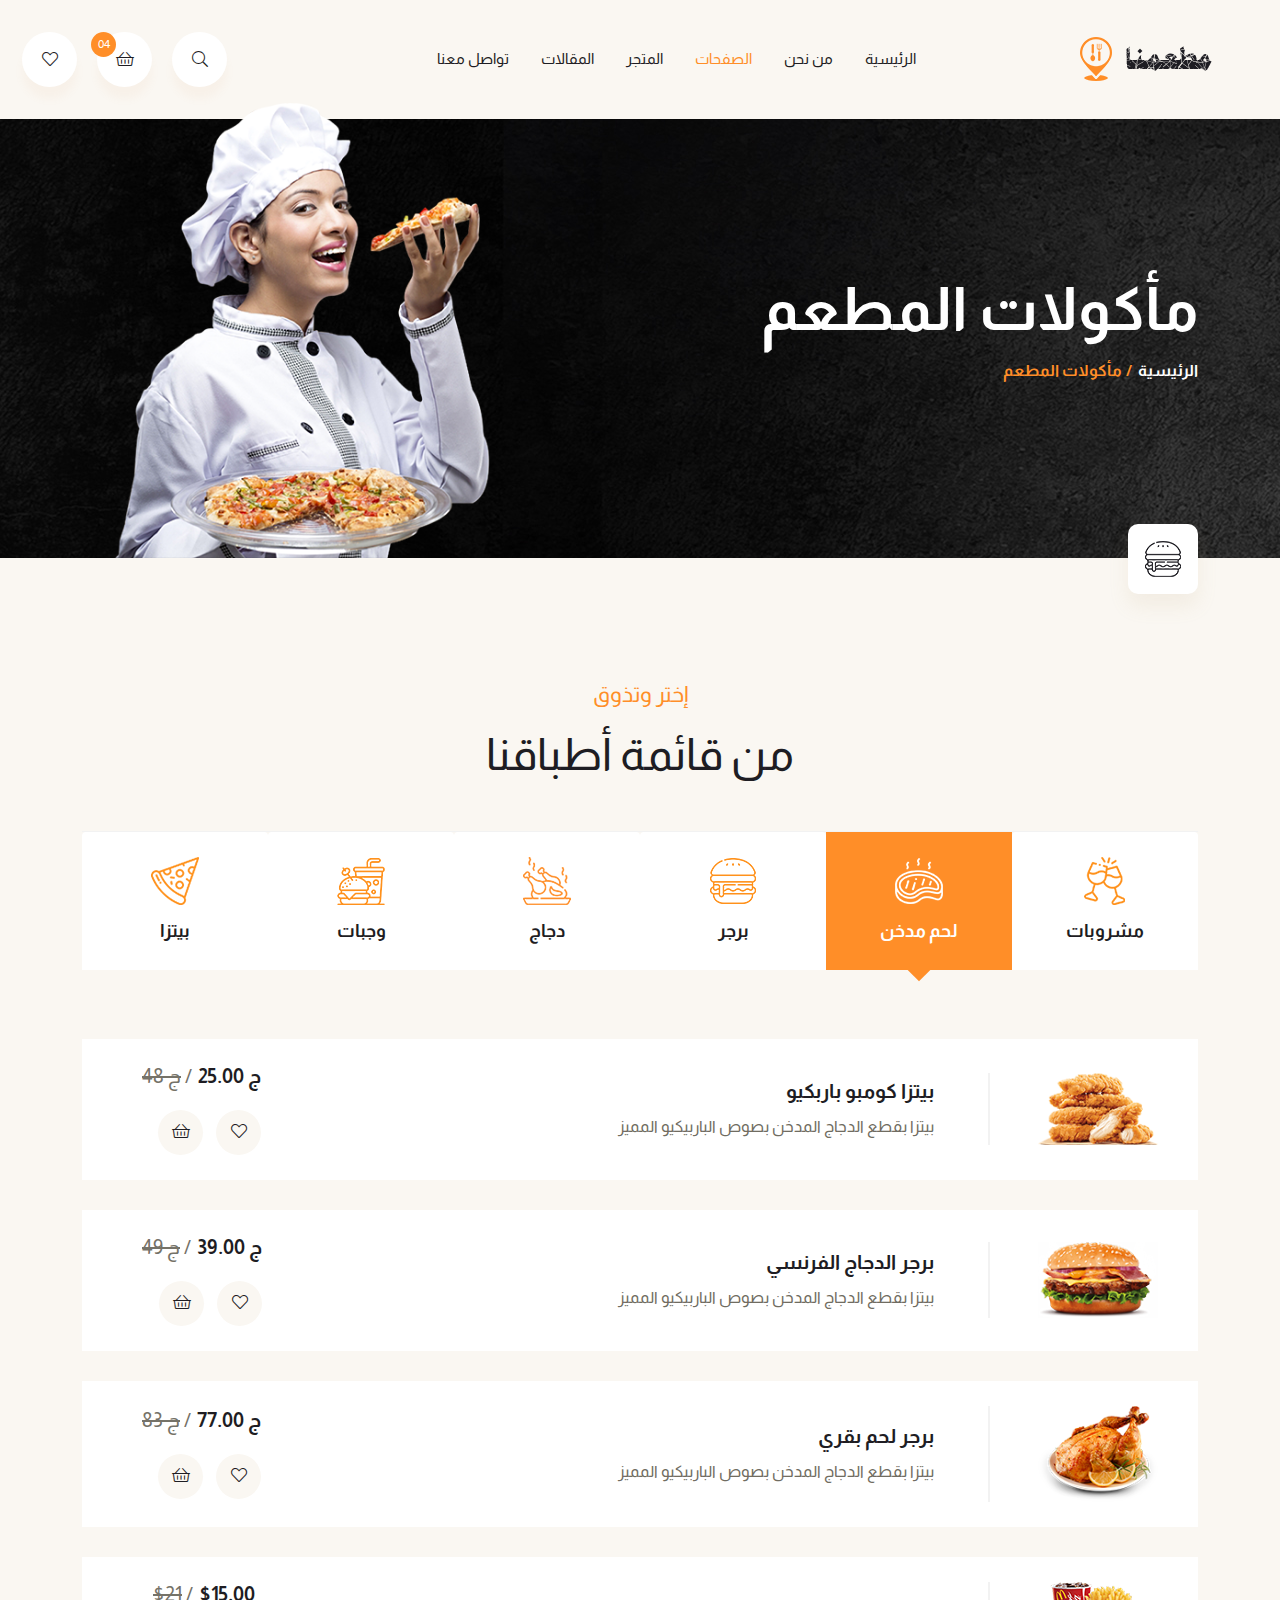
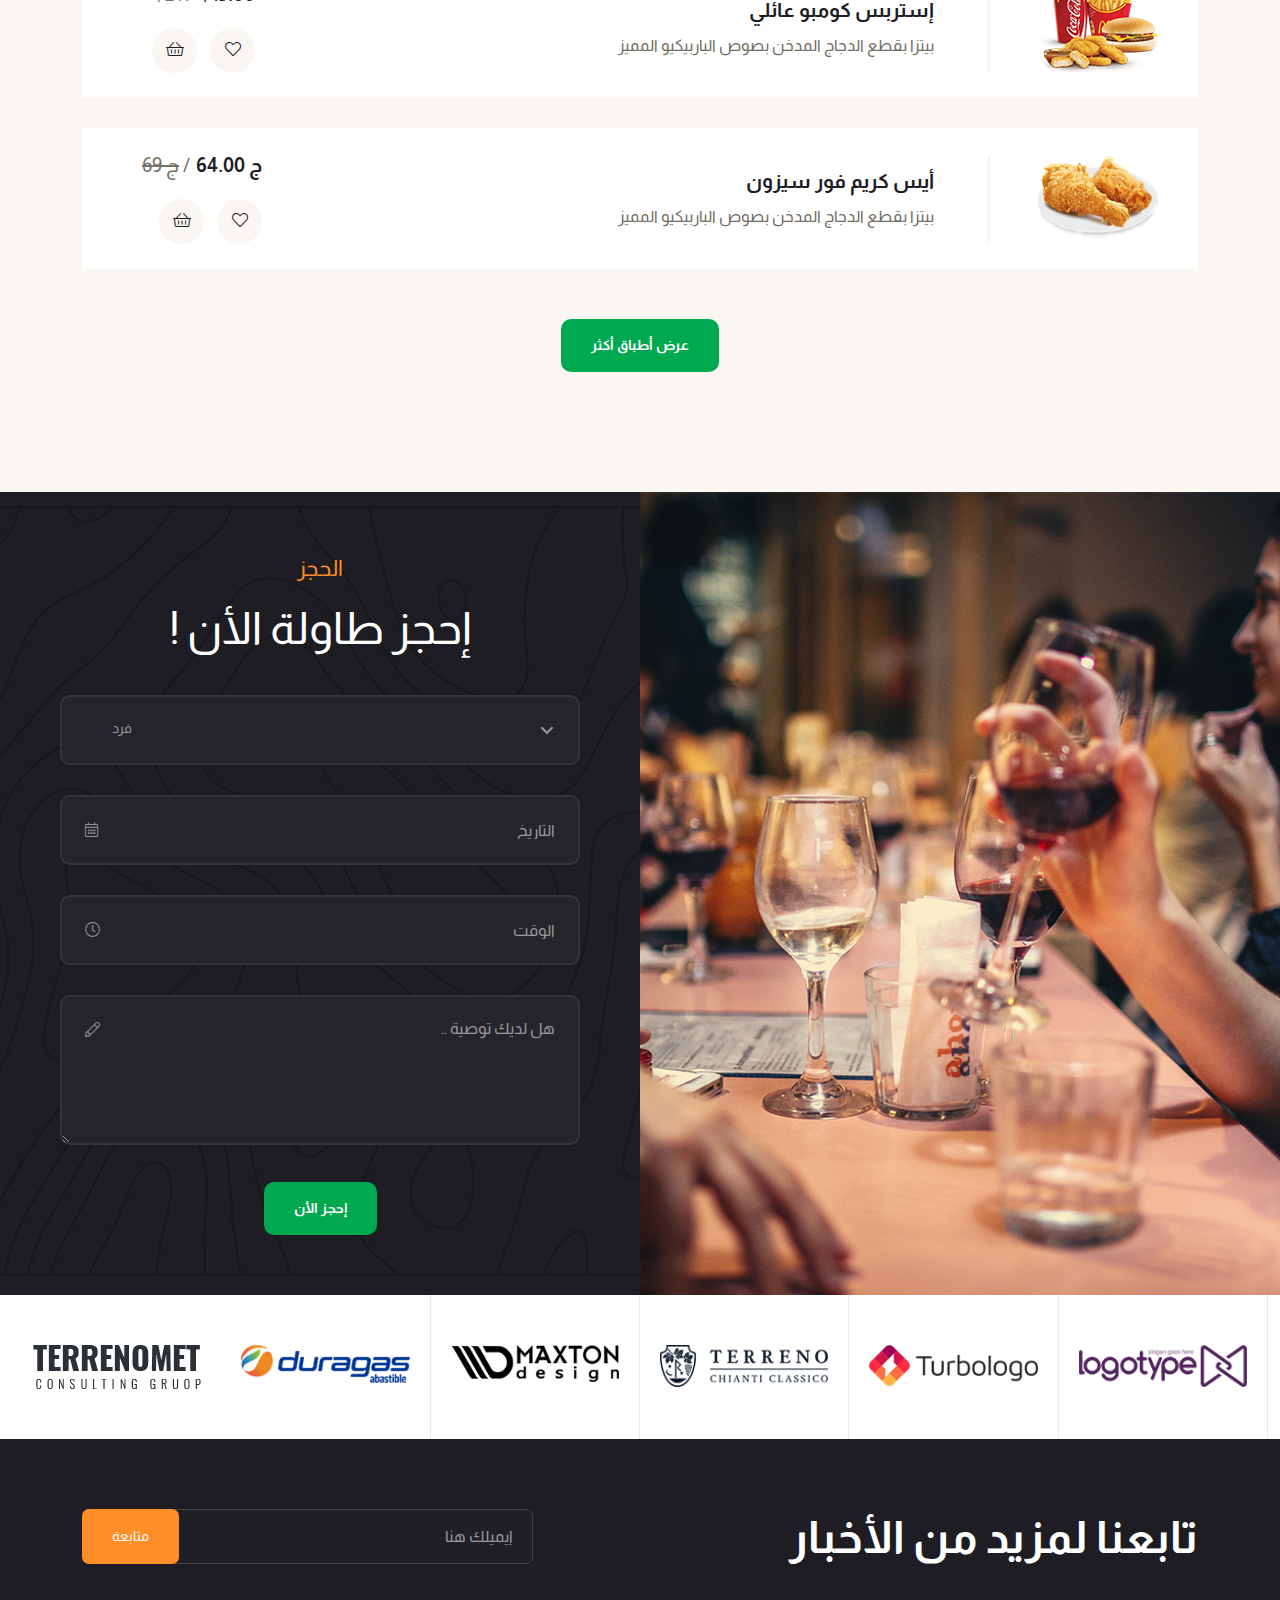
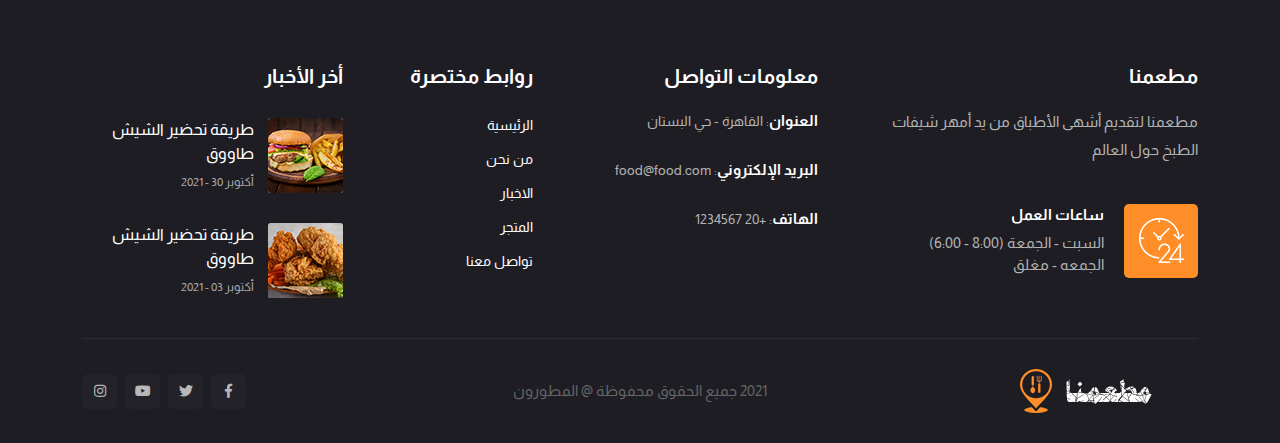
<file: menu.html>
<!doctype html>
<html lang="ar" dir="rtl">

<head>
    <meta charset="utf-8">
    <meta http-equiv="x-ua-compatible" content="ie=edge">
    <meta name="description" content="">
    <meta name="viewport" content="width=device-width, initial-scale=1">

    <title> مطعمنا </title>
    <link rel="shortcut icon" type="image/x-icon" href="assets/img/favicon.png">

    <!-- css include -->
    <link rel="stylesheet" href="assets/css/bootstrap.rtl.min.css">
    <link rel="stylesheet" href="assets/css/fontawesome.css">
    <link rel="stylesheet" href="assets/css/themify-icons.css">
    <link rel="stylesheet" href="assets/css/animate.min.css">
    <link rel="stylesheet" href="assets/css/owl.carousel.min.css">
    <link rel="stylesheet" href="assets/css/magnific-popup.css">
    <link rel="stylesheet" href="assets/css/metisMenu.css">
    <link rel="stylesheet" href="assets/css/jquery-ui.css">
    <link rel="stylesheet" href="assets/css/nice-select.css">
    <link rel="stylesheet" href="assets/css/datepicker.css">
    <link rel="stylesheet" href="assets/css/jquery.timepicker.css">
    <link rel="stylesheet" href="assets/css/common.css">
    <link rel="stylesheet" href="assets/css/style.css">
    <link rel="stylesheet" href="assets/css/responsive.css">
</head>

<body>
    <!-- body wrap start -->
    <div class="body_wrap">

        <!-- backtotop - start -->
        <div id="thetop"></div>
        <div id="backtotop">
            <a href="#" id="scroll">
                <i class="fal fa-arrow-up"></i>
                <i class="fal fa-arrow-up"></i>
            </a>
        </div>
        <!-- backtotop - end -->

        <!-- start Preloader  -->
        <div class="preloder_part">
            <div class="spinner">
                <div class="dot1"></div>
                <div class="dot2"></div>
            </div>
        </div>
        <!-- End Preloader  -->

        <!-- header start -->
        <header class="header_area header_2">
            <div id="sticky-header" class="header_wrap header_space">
                <div class="container-fluid">
                    <div class="row align-items-center">
                        <div class="col-lg-2 col-6">
                            <div class="logo">
                                <a href="index.html"><img src="assets/img/logo/logo.png" alt="logo"></a>
                            </div>
                        </div>
                        <div class="col-lg-7 d-none d-lg-block">
                            <div class="main_menu_wrap navbar navbar-expand-lg">
                                <nav class="main_menu collapse navbar-collapse">
                                    <ul class="main_menu_list ul_li">
                                        <li class="dropdown">
                                            <a class="nav-link" href="index.html"> الرئيسية </a>
                                            <!-- <ul class="sub-menu">
                                                <li><a href="#"> </a></li>
                                                <li><a href="#"> </a></li>
                                               
                                            </ul> -->
                                        </li>
                                        <li><a class="nav-link" href="about.html"> من نحن </a> </li>
                                        <li class="dropdown active">
                                            <a class="nav-link" href="#"> الصفحات </a>
                                            <ul class="sub-menu">
                                                <li class="active"><a href="menu.html"> قائمة الأطباق </a></li>
                                                <li><a href="reservation.html"> نموذج حجز </a></li>
                                                <li><a href="history.html"> تاريخنا </a></li>
                                                <li><a href="team.html"> فريقنا المميز </a></li>
                                             </ul>
                                        </li>
                                        <li class="dropdown">
                                            <a class="nav-link" href="#"> المتجر </a>
                                            <ul class="sub-menu">
                                                <li><a href="shop.html"> كل المنتجات </a></li>
                                                <li><a href="shop-sidebar.html"> المنتجات </a></li>
                                                <li><a href="shop-details.html"> تفاصيل الوجبة </a></li>
                                                <li><a href="cart.html"> السلة </a></li>
                                                <li><a href="checkout.html"> الدفع </a></li>
                                            </ul>
                                        </li>
                                        <li class="dropdown">
                                            <a class="nav-link" href="blog.html"> المقالات </a>
                                            <ul class="sub-menu">
                                        
                                                <li><a href="blog-details.html"> تفاصيل المقال </a></li>
                                            </ul>
                                        </li>
                                        <li>
                                            <a class="nav-link" href="contact.html"> تواصل معنا </a>
                                        </li>
                                      </ul>
                                </nav>
                            </div>
                        </div>
                        <div class="col-lg-3 col-6">
                            <div class="header_right ul_li_right">
                                <div class="header_carts ul_li">
                                    <div class="header_search_wrap">
                                        <div class="icon search_main">
                                            <i class="fal fa-search"></i>
                                            <span><i class="fal fa-times"></i></span>
                                        </div>
                                        <div class="search_form_main">
                                            <form role="search" method="get" action="#"> 
                                                <input type="text" placeholder=" كلمات البحث "> 
                                                <button type="submit"><i class="ti-search"></i></button>
                                            </form>
                                        </div>
                                    </div>
                                    <div class="hamburger_menu">
                                        <a href="javascript:void(0);">
                                            <div class="icon cart_btn d-none d-lg-block">
                                                <i class="fal fa-shopping-basket"></i>
                                                <small class="cart_counter">04</small>
                                            </div>
                                            <div class="icon bar d-lg-none">
                                                <span><i class="fal fa-bars"></i></span>
                                            </div>
                                        </a>
                                    </div>
                                    <a class="icon cart_wishlist d-none d-lg-block" href="#">
                                        <i class="fal fa-heart"></i>
                                    </a>
                                </div>
                            </div>
                        </div>
                    </div>
                </div>
            </div>
        </header>
        <!-- header end -->

        <!-- slide-bar start -->
        <aside class="slide-bar">
            <div class="close-mobile-menu">
                <a href="javascript:void(0);"><i class="fal fa-times"></i></a>
            </div>

             <!-- sidebar-info start -->
             <div class="cart_sidebar">
                <h2 class="heading_title text-uppercase"> محتويات السلة :&nbsp; <span>4</span></h2>
                <div class="cart_items_list">
                    <div class="cart_item">
                        <div class="item_image">
                            <img src="assets/img/shop/cart/img_01.jpg" alt="image_not_found">
                        </div>
                        <div class="item_content">
                            <h4 class="item_title">
                               فرخة مشوية على الفحم بالأرز
                            </h4>
                            <span class="item_price">ج 19.00</span>
                            <button type="button" class="remove_btn"><i class="fal fa-times"></i></button>
                        </div>
                    </div>
                    <div class="cart_item">
                        <div class="item_image">
                            <img src="assets/img/shop/cart/img_02.jpg" alt="image_not_found">
                        </div>
                        <div class="item_content">
                            <h4 class="item_title">
                               فرخة مشوية على الفحم بالأرز
                            </h4>
                            <span class="item_price">ج 22.00</span>
                            <button type="button" class="remove_btn"><i class="fal fa-times"></i></button>
                        </div>
                    </div>
                    <div class="cart_item">
                        <div class="item_image">
                            <img src="assets/img/shop/cart/img_03.jpg" alt="image_not_found">
                        </div>
                        <div class="item_content">
                            <h4 class="item_title">
                               فرخة مشوية على الفحم بالأرز
                            </h4>
                            <span class="item_price">ج 43.00</span>
                            <button type="button" class="remove_btn"><i class="fal fa-times"></i></button>
                        </div>
                    </div>
                    <div class="cart_item">
                        <div class="item_image">
                            <img src="assets/img/shop/cart/img_04.jpg" alt="image_not_found">
                        </div>
                        <div class="item_content">
                            <h4 class="item_title">
                               فرخة مشوية على الفحم بالأرز
                            </h4>
                            <span class="item_price">ج 14.00</span>
                            <button type="button" class="remove_btn"><i class="fal fa-times"></i></button>
                        </div>
                    </div>
                </div>
                <div class="total_price text-uppercase">
                    <span> الإجمالي </span>
                    <span>ج 87.00</span>
                </div>
                <ul class="btns_group ul_li">
                    <li><a href="cart.html" class="thm_btn text-uppercase"> عرض السلة </a></li>
                    <li><a href="checkout.html" class="thm_btn thm_btn-2 text-uppercase"> إكمال الدفع </a></li>
                </ul>
            </div>
            <!-- sidebar-info end -->

            <!-- side-mobile-menu start -->
            <nav class="side-mobile-menu">
                <div class="header-mobile-search">
                    <form role="search" method="get" action="#">
                        <input type="text" placeholder="Search Keywords">
                        <button type="submit"><i class="ti-search"></i></button>
                    </form>
                </div>
                <ul id="mobile-menu-active">
                    <li class="dropdown"><a href="index.html"> الرئيسية </a>
                        
                    </li>
                    <li><a href="about.html"> من نحن </a></li>
                    <li class="dropdown">
                        <a href="#"> الصفحات </a>
                        <ul class="sub-menu">
                            <li><a href="menu.html"> قائمة الأطباق </a></li>
                            <li><a href="reservation.html"> نموذج حجز </a></li>
                            <li><a href="history.html"> تاريخنا </a></li>
                            <li class="active"><a href="team.html"> فريقنا المميز </a></li>
                         </ul>
                    </li>
                    <li class="dropdown">
                        <a href="#"> المتجر </a>
                        <ul class="sub-menu">
                            <li><a href="shop.html"> كل المنتجات </a></li>
                            <li><a href="shop-sidebar.html"> المنتجات </a></li>
                            <li><a href="shop-details.html"> تفاصيل الوجبة </a></li>
                            <li><a href="cart.html"> السلة </a></li>
                            <li><a href="checkout.html"> الدفع </a></li>
                        </ul>
                    </li>
                    <li class="dropdown">
                        <a class="nav-link" href="blog.html"> المقالات </a>
                        <ul class="sub-menu">
                    
                            <li><a href="blog-details.html"> تفاصيل المقال </a></li>
                        </ul>
                    </li>
                    <li>
                        <a class="nav-link" href="contact.html"> تواصل معنا </a>
                    </li>
                </ul>
            </nav>
            <!-- side-mobile-menu end -->
        </aside>
        <div class="body-overlay"></div>
        <!-- slide-bar end -->

        <!-- main body end -->
        <main>

            <!-- page title start -->
            <section class="page_title_area" data-background="assets/img/bg/page_title.jpg">
                <div class="container">
                   <div class="row">
                       <div class="col-lg-8">
                            <div class="page_title">
                                <h1> مأكولات المطعم </h1>
                                <ul class="breadcrumb_nav ul_li">
                                    <li><a href="index.html"> الرئيسية </a></li>
                                    <li> مأكولات المطعم </li>
                                </ul>
                            </div>
                       </div>
                       <div class="col-lg-4">
                           <div class="page_title_img">
                               <img src="assets/img/bg/page_title_img.png" alt="">
                           </div>
                       </div>
                   </div>
                </div>
                <div class="breadcrumb_icon_wrap">
                    <div class="container">
                        <div class="breadcrumb_icon">
                            <img src="assets/img/icon/bc_icon.png" alt="">
                        </div>
                    </div>
                </div>
            </section>
            <!-- page title end -->

            <!-- recipe menu start -->
            <section class="recipe_menu_area pt-120 pb-120">
                <div class="container">
                    <div class="sec_title sec_title-2">
                        <span> إختر وتذوق </span>
                        <h2> من قائمة أطباقنا </h2>
                    </div>
                    <div class="row">
                        <div class="col-l2">
                            <div class="recipe_menu_wrap">
                                <ul class="nav nav-tabs recipe_menu" id="myTab" role="tablist">
                                    <li class="nav-item" role="presentation">
                                        <a href="#" class="nav-link" id="nav-tab-01" data-bs-toggle="tab" data-bs-target="#tab-01" role="tab" aria-controls="tab-01" aria-selected="true">
                                            <span class="icon">
                                                <img src="assets/img/icon/m_icon_01.png" alt="">
                                            </span>
                                            <span class="title">  مشروبات </span>
                                        </a>
                                    </li>
                                    <li class="nav-item" role="presentation">
                                        <a href="#" class="nav-link active" id="nav-tab-02" data-bs-toggle="tab" data-bs-target="#tab-02" role="tab" aria-controls="tab-02" aria-selected="false">
                                            <span class="icon">
                                                <img src="assets/img/icon/m_icon_02.png" alt="">
                                            </span>
                                            <span class="title"> لحم مدخن </span>
                                        </a>
                                    </li>
                                    <li class="nav-item" role="presentation">
                                        <a href="#" class="nav-link" id="nav-tab-03" data-bs-toggle="tab" data-bs-target="#tab-03" role="tab" aria-controls="tab-03" aria-selected="false">
                                            <span class="icon">
                                                <img src="assets/img/icon/m_icon_03.png" alt="">
                                            </span>
                                            <span class="title"> برجر </span>
                                        </a>
                                    </li>
                                    <li class="nav-item" role="presentation">
                                        <a href="#" class="nav-link" id="nav-tab-04" data-bs-toggle="tab" data-bs-target="#tab-04" role="tab" aria-controls="tab-04" aria-selected="false">
                                            <span class="icon">
                                                <img src="assets/img/icon/m_icon_04.png" alt="">
                                            </span>
                                            <span class="title"> دجاج </span>
                                        </a>
                                    </li>
                                    <li class="nav-item" role="presentation">
                                        <a href="#" class="nav-link" id="nav-tab-05" data-bs-toggle="tab" data-bs-target="#tab-05" role="tab" aria-controls="tab-05" aria-selected="false">
                                            <span class="icon">
                                                <img src="assets/img/icon/m_icon_05.png" alt="">
                                            </span>
                                            <span class="title"> وجبات </span>
                                        </a>
                                    </li>
                                    <li class="nav-item" role="presentation">
                                        <a href="#" class="nav-link" id="nav-tab-06" data-bs-toggle="tab" data-bs-target="#tab-06" role="tab" aria-controls="tab-06" aria-selected="false">
                                            <span class="icon">
                                                <img src="assets/img/icon/m_icon_06.png" alt="">
                                            </span>
                                            <span class="title"> بيتزا </span>
                                        </a>
                                    </li>
                                  </ul>
                                  <div class="tab-content mt-70" id="myTabContent">
                                    <div class="tab-pane fade" id="tab-01" role="tabpanel" aria-labelledby="nav-tab-01">
                                        <div class="recipe_item">
                                            <div class="ri_img">
                                                <img src="assets/img/shop/recipe-menu/rm_01.png" alt="">
                                            </div>
                                            <div class="ri_content">
                                                <div class="ri_text">
                                                    <h3> بيتزا كومبو باربكيو </h3>
                                                    <span> بيتزا بقطع الدجاج المدخن بصوص الباربيكيو المميز </span>
                                                </div>
                                                <div class="ri_cart">
                                                    <h5 class="price">ج 25.00  <span class="old">ج 48</span></h5>
                                                    <a class="icon" href="#"><i class="fal fa-heart"></i></a>
                                                    <a class="icon" href="#"><i class="fal fa-shopping-basket"></i></a>
                                                </div>
                                            </div>
                                        </div>
                                        <div class="recipe_item">
                                            <div class="ri_img">
                                                <img src="assets/img/shop/recipe-menu/rm_02.png" alt="">
                                            </div>
                                            <div class="ri_content">
                                                <div class="ri_text">
                                                    <h3> برجر الدجاج الفرنسي </h3>
                                                    <span> بيتزا بقطع الدجاج المدخن بصوص الباربيكيو المميز  </span>
                                                </div>
                                                <div class="ri_cart">
                                                    <h5 class="price"> ج 39.00 <span class="old"> ج 49</span></h5>
                                                    <a class="icon" href="#"><i class="fal fa-heart"></i></a>
                                                    <a class="icon" href="#"><i class="fal fa-shopping-basket"></i></a>
                                                </div>
                                            </div>
                                        </div>
                                        <div class="recipe_item">
                                            <div class="ri_img">
                                                <img src="assets/img/shop/recipe-menu/rm_03.png" alt="">
                                            </div>
                                            <div class="ri_content">
                                                <div class="ri_text">
                                                    <h3> برجر لحم بقري </h3>
                                                    <span> بيتزا بقطع الدجاج المدخن بصوص الباربيكيو المميز  </span>
                                                </div>
                                                <div class="ri_cart">
                                                    <h5 class="price"> ج 77.00 <span class="old">ج 83</span></h5>
                                                    <a class="icon" href="#"><i class="fal fa-heart"></i></a>
                                                    <a class="icon" href="#"><i class="fal fa-shopping-basket"></i></a>
                                                </div>
                                            </div>
                                        </div>
                                        <div class="recipe_item">
                                            <div class="ri_img">
                                                <img src="assets/img/shop/recipe-menu/rm_04.png" alt="">
                                            </div>
                                            <div class="ri_content">
                                                <div class="ri_text">
                                                    <h3> إستربس كومبو عائلي </h3>
                                                    <span> بيتزا بقطع الدجاج المدخن بصوص الباربيكيو المميز  </span>
                                                </div>
                                                <div class="ri_cart">
                                                    <h5 class="price">$15.00 <span class="old">$21</span></h5>
                                                    <a class="icon" href="#"><i class="fal fa-heart"></i></a>
                                                    <a class="icon" href="#"><i class="fal fa-shopping-basket"></i></a>
                                                </div>
                                            </div>
                                        </div>
                                        <div class="recipe_item">
                                            <div class="ri_img">
                                                <img src="assets/img/shop/recipe-menu/rm_05.png" alt="">
                                            </div>
                                            <div class="ri_content">
                                                <div class="ri_text">
                                                    <h3> أيس كريم فور سيزون </h3>
                                                    <span> بيتزا بقطع الدجاج المدخن بصوص الباربيكيو المميز  </span>
                                                </div>
                                                <div class="ri_cart">
                                                    <h5 class="price"> ج 64.00 <span class="old"> ج 69</span></h5>
                                                    <a class="icon" href="#"><i class="fal fa-heart"></i></a>
                                                    <a class="icon" href="#"><i class="fal fa-shopping-basket"></i></a>
                                                </div>
                                            </div>
                                        </div>
                                    </div>
                                    <div class="tab-pane fade show active" id="tab-02" role="tabpanel" aria-labelledby="nav-tab-02">
                                        <div class="recipe_item">
                                            <div class="ri_img">
                                                <img src="assets/img/shop/recipe-menu/rm_01.png" alt="">
                                            </div>
                                            <div class="ri_content">
                                                <div class="ri_text">
                                                    <h3> بيتزا كومبو باربكيو </h3>
                                                    <span> بيتزا بقطع الدجاج المدخن بصوص الباربيكيو المميز  </span>
                                                </div>
                                                <div class="ri_cart">
                                                    <h5 class="price">ج 25.00 <span class="old">ج 48</span></h5>
                                                    <a class="icon" href="#"><i class="fal fa-heart"></i></a>
                                                    <a class="icon" href="#"><i class="fal fa-shopping-basket"></i></a>
                                                </div>
                                            </div>
                                        </div>
                                        <div class="recipe_item">
                                            <div class="ri_img">
                                                <img src="assets/img/shop/recipe-menu/rm_02.png" alt="">
                                            </div>
                                            <div class="ri_content">
                                                <div class="ri_text">
                                                    <h3> برجر الدجاج الفرنسي </h3>
                                                    <span> بيتزا بقطع الدجاج المدخن بصوص الباربيكيو المميز  </span>
                                                </div>
                                                <div class="ri_cart">
                                                    <h5 class="price"> ج 39.00 <span class="old"> ج 49</span></h5>
                                                    <a class="icon" href="#"><i class="fal fa-heart"></i></a>
                                                    <a class="icon" href="#"><i class="fal fa-shopping-basket"></i></a>
                                                </div>
                                            </div>
                                        </div>
                                        <div class="recipe_item">
                                            <div class="ri_img">
                                                <img src="assets/img/shop/recipe-menu/rm_03.png" alt="">
                                            </div>
                                            <div class="ri_content">
                                                <div class="ri_text">
                                                    <h3> برجر لحم بقري </h3>
                                                    <span> بيتزا بقطع الدجاج المدخن بصوص الباربيكيو المميز  </span>
                                                </div>
                                                <div class="ri_cart">
                                                    <h5 class="price"> ج 77.00 <span class="old">ج 83</span></h5>
                                                    <a class="icon" href="#"><i class="fal fa-heart"></i></a>
                                                    <a class="icon" href="#"><i class="fal fa-shopping-basket"></i></a>
                                                </div>
                                            </div>
                                        </div>
                                        <div class="recipe_item">
                                            <div class="ri_img">
                                                <img src="assets/img/shop/recipe-menu/rm_04.png" alt="">
                                            </div>
                                            <div class="ri_content">
                                                <div class="ri_text">
                                                    <h3> إستربس كومبو عائلي </h3>
                                                    <span> بيتزا بقطع الدجاج المدخن بصوص الباربيكيو المميز  </span>
                                                </div>
                                                <div class="ri_cart">
                                                    <h5 class="price">$15.00 <span class="old">$21</span></h5>
                                                    <a class="icon" href="#"><i class="fal fa-heart"></i></a>
                                                    <a class="icon" href="#"><i class="fal fa-shopping-basket"></i></a>
                                                </div>
                                            </div>
                                        </div>
                                        <div class="recipe_item">
                                            <div class="ri_img">
                                                <img src="assets/img/shop/recipe-menu/rm_05.png" alt="">
                                            </div>
                                            <div class="ri_content">
                                                <div class="ri_text">
                                                    <h3> أيس كريم فور سيزون </h3>
                                                    <span> بيتزا بقطع الدجاج المدخن بصوص الباربيكيو المميز  </span>
                                                </div>
                                                <div class="ri_cart">
                                                    <h5 class="price"> ج 64.00 <span class="old"> ج 69</span></h5>
                                                    <a class="icon" href="#"><i class="fal fa-heart"></i></a>
                                                    <a class="icon" href="#"><i class="fal fa-shopping-basket"></i></a>
                                                </div>
                                            </div>
                                        </div>
                                    </div>
                                    <div class="tab-pane fade" id="tab-03" role="tabpanel" aria-labelledby="nav-tab-03">
                                        <div class="recipe_item">
                                            <div class="ri_img">
                                                <img src="assets/img/shop/recipe-menu/rm_01.png" alt="">
                                            </div>
                                            <div class="ri_content">
                                                <div class="ri_text">
                                                    <h3> بيتزا كومبو باربكيو </h3>
                                                    <span> بيتزا بقطع الدجاج المدخن بصوص الباربيكيو المميز  </span>
                                                </div>
                                                <div class="ri_cart">
                                                    <h5 class="price">ج 25.00 <span class="old">ج 48</span></h5>
                                                    <a class="icon" href="#"><i class="fal fa-heart"></i></a>
                                                    <a class="icon" href="#"><i class="fal fa-shopping-basket"></i></a>
                                                </div>
                                            </div>
                                        </div>
                                        <div class="recipe_item">
                                            <div class="ri_img">
                                                <img src="assets/img/shop/recipe-menu/rm_02.png" alt="">
                                            </div>
                                            <div class="ri_content">
                                                <div class="ri_text">
                                                    <h3> برجر الدجاج الفرنسي     </h3>
                                                    <span> بيتزا بقطع الدجاج المدخن بصوص الباربيكيو المميز  </span>
                                                </div>
                                                <div class="ri_cart">
                                                    <h5 class="price"> ج 39.00 <span class="old"> ج 49</span></h5>
                                                    <a class="icon" href="#"><i class="fal fa-heart"></i></a>
                                                    <a class="icon" href="#"><i class="fal fa-shopping-basket"></i></a>
                                                </div>
                                            </div>
                                        </div>
                                        <div class="recipe_item">
                                            <div class="ri_img">
                                                <img src="assets/img/shop/recipe-menu/rm_03.png" alt="">
                                            </div>
                                            <div class="ri_content">
                                                <div class="ri_text">
                                                    <h3> برجر لحم بقري </h3>
                                                    <span> بيتزا بقطع الدجاج المدخن بصوص الباربيكيو المميز  </span>
                                                </div>
                                                <div class="ri_cart">
                                                    <h5 class="price"> ج 77.00 <span class="old">ج 83</span></h5>
                                                    <a class="icon" href="#"><i class="fal fa-heart"></i></a>
                                                    <a class="icon" href="#"><i class="fal fa-shopping-basket"></i></a>
                                                </div>
                                            </div>
                                        </div>
                                        <div class="recipe_item">
                                            <div class="ri_img">
                                                <img src="assets/img/shop/recipe-menu/rm_04.png" alt="">
                                            </div>
                                            <div class="ri_content">
                                                <div class="ri_text">
                                                    <h3> إستربس كومبو عائلي </h3>
                                                    <span> بيتزا بقطع الدجاج المدخن بصوص الباربيكيو المميز  </span>
                                                </div>
                                                <div class="ri_cart">
                                                    <h5 class="price">$15.00 <span class="old">$21</span></h5>
                                                    <a class="icon" href="#"><i class="fal fa-heart"></i></a>
                                                    <a class="icon" href="#"><i class="fal fa-shopping-basket"></i></a>
                                                </div>
                                            </div>
                                        </div>
                                        <div class="recipe_item">
                                            <div class="ri_img">
                                                <img src="assets/img/shop/recipe-menu/rm_05.png" alt="">
                                            </div>
                                            <div class="ri_content">
                                                <div class="ri_text">
                                                    <h3> أيس كريم فور سيزون </h3>
                                                    <span> بيتزا بقطع الدجاج المدخن بصوص الباربيكيو المميز  </span>
                                                </div>
                                                <div class="ri_cart">
                                                    <h5 class="price"> ج 64.00 <span class="old"> ج 69</span></h5>
                                                    <a class="icon" href="#"><i class="fal fa-heart"></i></a>
                                                    <a class="icon" href="#"><i class="fal fa-shopping-basket"></i></a>
                                                </div>
                                            </div>
                                        </div>
                                    </div>
                                    <div class="tab-pane fade" id="tab-04" role="tabpanel" aria-labelledby="nav-tab-04">
                                        <div class="recipe_item">
                                            <div class="ri_img">
                                                <img src="assets/img/shop/recipe-menu/rm_01.png" alt="">
                                            </div>
                                            <div class="ri_content">
                                                <div class="ri_text">
                                                    <h3> بيتزا كومبو باربكيو </h3>
                                                    <span> بيتزا بقطع الدجاج المدخن بصوص الباربيكيو المميز  </span>
                                                </div>
                                                <div class="ri_cart">
                                                    <h5 class="price">ج 25.00 <span class="old">ج 48</span></h5>
                                                    <a class="icon" href="#"><i class="fal fa-heart"></i></a>
                                                    <a class="icon" href="#"><i class="fal fa-shopping-basket"></i></a>
                                                </div>
                                            </div>
                                        </div>
                                        <div class="recipe_item">
                                            <div class="ri_img">
                                                <img src="assets/img/shop/recipe-menu/rm_02.png" alt="">
                                            </div>
                                            <div class="ri_content">
                                                <div class="ri_text">
                                                    <h3> برجر الدجاج الفرنسي </h3>
                                                    <span> بيتزا بقطع الدجاج المدخن بصوص الباربيكيو المميز  </span>
                                                </div>
                                                <div class="ri_cart">
                                                    <h5 class="price"> ج 39.00 <span class="old"> ج 49</span></h5>
                                                    <a class="icon" href="#"><i class="fal fa-heart"></i></a>
                                                    <a class="icon" href="#"><i class="fal fa-shopping-basket"></i></a>
                                                </div>
                                            </div>
                                        </div>
                                        <div class="recipe_item">
                                            <div class="ri_img">
                                                <img src="assets/img/shop/recipe-menu/rm_03.png" alt="">
                                            </div>
                                            <div class="ri_content">
                                                <div class="ri_text">
                                                    <h3> برجر لحم بقري </h3>
                                                    <span> بيتزا بقطع الدجاج المدخن بصوص الباربيكيو المميز  </span>
                                                </div>
                                                <div class="ri_cart">
                                                    <h5 class="price"> ج 77.00 <span class="old">ج 83</span></h5>
                                                    <a class="icon" href="#"><i class="fal fa-heart"></i></a>
                                                    <a class="icon" href="#"><i class="fal fa-shopping-basket"></i></a>
                                                </div>
                                            </div>
                                        </div>
                                        <div class="recipe_item">
                                            <div class="ri_img">
                                                <img src="assets/img/shop/recipe-menu/rm_04.png" alt="">
                                            </div>
                                            <div class="ri_content">
                                                <div class="ri_text">
                                                    <h3> إستربس كومبو عائلي </h3>
                                                    <span> بيتزا بقطع الدجاج المدخن بصوص الباربيكيو المميز  </span>
                                                </div>
                                                <div class="ri_cart">
                                                    <h5 class="price">$15.00 <span class="old">$21</span></h5>
                                                    <a class="icon" href="#"><i class="fal fa-heart"></i></a>
                                                    <a class="icon" href="#"><i class="fal fa-shopping-basket"></i></a>
                                                </div>
                                            </div>
                                        </div>
                                        <div class="recipe_item">
                                            <div class="ri_img">
                                                <img src="assets/img/shop/recipe-menu/rm_05.png" alt="">
                                            </div>
                                            <div class="ri_content">
                                                <div class="ri_text">
                                                    <h3> أيس كريم فور سيزون </h3>
                                                    <span> بيتزا بقطع الدجاج المدخن بصوص الباربيكيو المميز  </span>
                                                </div>
                                                <div class="ri_cart">
                                                    <h5 class="price"> ج 64.00 <span class="old"> ج 69</span></h5>
                                                    <a class="icon" href="#"><i class="fal fa-heart"></i></a>
                                                    <a class="icon" href="#"><i class="fal fa-shopping-basket"></i></a>
                                                </div>
                                            </div>
                                        </div>
                                    </div>
                                    <div class="tab-pane fade" id="tab-05" role="tabpanel" aria-labelledby="nav-tab-05">
                                        <div class="recipe_item">
                                            <div class="ri_img">
                                                <img src="assets/img/shop/recipe-menu/rm_01.png" alt="">
                                            </div>
                                            <div class="ri_content">
                                                <div class="ri_text">
                                                    <h3> بيتزا كومبو باربكيو </h3>
                                                    <span> بيتزا بقطع الدجاج المدخن بصوص الباربيكيو المميز  </span>
                                                </div>
                                                <div class="ri_cart">
                                                    <h5 class="price">ج 25.00 <span class="old">ج 48</span></h5>
                                                    <a class="icon" href="#"><i class="fal fa-heart"></i></a>
                                                    <a class="icon" href="#"><i class="fal fa-shopping-basket"></i></a>
                                                </div>
                                            </div>
                                        </div>
                                        <div class="recipe_item">
                                            <div class="ri_img">
                                                <img src="assets/img/shop/recipe-menu/rm_02.png" alt="">
                                            </div>
                                            <div class="ri_content">
                                                <div class="ri_text">
                                                    <h3> برجر الدجاج الفرنسي </h3>
                                                    <span> بيتزا بقطع الدجاج المدخن بصوص الباربيكيو المميز  </span>
                                                </div>
                                                <div class="ri_cart">
                                                    <h5 class="price"> ج 39.00 <span class="old"> ج 49</span></h5>
                                                    <a class="icon" href="#"><i class="fal fa-heart"></i></a>
                                                    <a class="icon" href="#"><i class="fal fa-shopping-basket"></i></a>
                                                </div>
                                            </div>
                                        </div>
                                        <div class="recipe_item">
                                            <div class="ri_img">
                                                <img src="assets/img/shop/recipe-menu/rm_03.png" alt="">
                                            </div>
                                            <div class="ri_content">
                                                <div class="ri_text">
                                                    <h3> برجر لحم بقري </h3>
                                                    <span> بيتزا بقطع الدجاج المدخن بصوص الباربيكيو المميز  </span>
                                                </div>
                                                <div class="ri_cart">
                                                    <h5 class="price"> ج 77.00 <span class="old">ج 83</span></h5>
                                                    <a class="icon" href="#"><i class="fal fa-heart"></i></a>
                                                    <a class="icon" href="#"><i class="fal fa-shopping-basket"></i></a>
                                                </div>
                                            </div>
                                        </div>
                                        <div class="recipe_item">
                                            <div class="ri_img">
                                                <img src="assets/img/shop/recipe-menu/rm_04.png" alt="">
                                            </div>
                                            <div class="ri_content">
                                                <div class="ri_text">
                                                    <h3> إستربس كومبو عائلي </h3>
                                                    <span> بيتزا بقطع الدجاج المدخن بصوص الباربيكيو المميز  </span>
                                                </div>
                                                <div class="ri_cart">
                                                    <h5 class="price">$15.00 <span class="old">$21</span></h5>
                                                    <a class="icon" href="#"><i class="fal fa-heart"></i></a>
                                                    <a class="icon" href="#"><i class="fal fa-shopping-basket"></i></a>
                                                </div>
                                            </div>
                                        </div>
                                        <div class="recipe_item">
                                            <div class="ri_img">
                                                <img src="assets/img/shop/recipe-menu/rm_05.png" alt="">
                                            </div>
                                            <div class="ri_content">
                                                <div class="ri_text">
                                                    <h3> أيس كريم فور سيزون </h3>
                                                    <span> بيتزا بقطع الدجاج المدخن بصوص الباربيكيو المميز  </span>
                                                </div>
                                                <div class="ri_cart">
                                                    <h5 class="price"> ج 64.00 <span class="old"> ج 69</span></h5>
                                                    <a class="icon" href="#"><i class="fal fa-heart"></i></a>
                                                    <a class="icon" href="#"><i class="fal fa-shopping-basket"></i></a>
                                                </div>
                                            </div>
                                        </div>
                                    </div>
                                    <div class="tab-pane fade" id="tab-06" role="tabpanel" aria-labelledby="nav-tab-06">
                                        <div class="recipe_item">
                                            <div class="ri_img">
                                                <img src="assets/img/shop/recipe-menu/rm_01.png" alt="">
                                            </div>
                                            <div class="ri_content">
                                                <div class="ri_text">
                                                    <h3> بيتزا كومبو باربكيو </h3>
                                                    <span> بيتزا بقطع الدجاج المدخن بصوص الباربيكيو المميز  </span>
                                                </div>
                                                <div class="ri_cart">
                                                    <h5 class="price">ج 25.00 <span class="old">ج 48</span></h5>
                                                    <a class="icon" href="#"><i class="fal fa-heart"></i></a>
                                                    <a class="icon" href="#"><i class="fal fa-shopping-basket"></i></a>
                                                </div>
                                            </div>
                                        </div>
                                        <div class="recipe_item">
                                            <div class="ri_img">
                                                <img src="assets/img/shop/recipe-menu/rm_02.png" alt="">
                                            </div>
                                            <div class="ri_content">
                                                <div class="ri_text">
                                                    <h3> برجر الدجاج الفرنسي </h3>
                                                    <span> بيتزا بقطع الدجاج المدخن بصوص الباربيكيو المميز  </span>
                                                </div>
                                                <div class="ri_cart">
                                                    <h5 class="price"> ج 39.00 <span class="old"> ج 49</span></h5>
                                                    <a class="icon" href="#"><i class="fal fa-heart"></i></a>
                                                    <a class="icon" href="#"><i class="fal fa-shopping-basket"></i></a>
                                                </div>
                                            </div>
                                        </div>
                                        <div class="recipe_item">
                                            <div class="ri_img">
                                                <img src="assets/img/shop/recipe-menu/rm_03.png" alt="">
                                            </div>
                                            <div class="ri_content">
                                                <div class="ri_text">
                                                    <h3> برجر لحم بقري </h3>
                                                    <span> بيتزا بقطع الدجاج المدخن بصوص الباربيكيو المميز  </span>
                                                </div>
                                                <div class="ri_cart">
                                                    <h5 class="price"> ج 77.00 <span class="old">ج 83</span></h5>
                                                    <a class="icon" href="#"><i class="fal fa-heart"></i></a>
                                                    <a class="icon" href="#"><i class="fal fa-shopping-basket"></i></a>
                                                </div>
                                            </div>
                                        </div>
                                        <div class="recipe_item">
                                            <div class="ri_img">
                                                <img src="assets/img/shop/recipe-menu/rm_04.png" alt="">
                                            </div>
                                            <div class="ri_content">
                                                <div class="ri_text">
                                                    <h3> إستربس كومبو عائلي </h3>
                                                    <span> بيتزا بقطع الدجاج المدخن بصوص الباربيكيو المميز  </span>
                                                </div>
                                                <div class="ri_cart">
                                                    <h5 class="price">$15.00 <span class="old">$21</span></h5>
                                                    <a class="icon" href="#"><i class="fal fa-heart"></i></a>
                                                    <a class="icon" href="#"><i class="fal fa-shopping-basket"></i></a>
                                                </div>
                                            </div>
                                        </div>
                                        <div class="recipe_item">
                                            <div class="ri_img">
                                                <img src="assets/img/shop/recipe-menu/rm_05.png" alt="">
                                            </div>
                                            <div class="ri_content">
                                                <div class="ri_text">
                                                    <h3> أيس كريم فور سيزون </h3>
                                                    <span> بيتزا بقطع الدجاج المدخن بصوص الباربيكيو المميز  </span>
                                                </div>
                                                <div class="ri_cart">
                                                    <h5 class="price"> ج 64.00 <span class="old"> ج 69</span></h5>
                                                    <a class="icon" href="#"><i class="fal fa-heart"></i></a>
                                                    <a class="icon" href="#"><i class="fal fa-shopping-basket"></i></a>
                                                </div>
                                            </div>
                                        </div>
                                    </div>
                                  </div>
                                  <div class="lm_btn text-center mt-50">
                                    <a class="thm_btn thm_btn-2" href="#"> عرض أطباق أكثر  </a>
                                  </div>
                            </div>
                        </div>
                    </div>
                </div>
            </section>
            <!-- recipe menu end -->
 

            <!-- reservation start -->
            <section class="reservation_area" data-background="assets/img/bg/reservation_bg.jpg">
                <div class="container-fluid p-0">
                    <div class="row g-0">
                        <div class="col-lg-6">
                            <div class="reservation_img">
                                <img src="assets/img/bg/reservation_img.jpg" alt="">
                            </div>
                        </div>
                        <div class="col-lg-6">
                            <div class="reservation_form_wrap">
                                <div class="sec_title sec_title-white text-center">
                                    <span> الحجز </span>
                                    <h2>إحجز طاولة الأن !</h2>
                                </div>
                                <form class="form_wrap" action="#">
                                    <div class="filter">
                                        <select name="select" id="dselect">
                                            <option value="1">  فرد </option>
                                            <option value="2">  فردين </option>
                                            <option value="3"> 3 أفراد </option>
                                            <option value="4"> 4 أفراد </option>
                                            <option value="5"> 5+ أفراد </option>
                                        </select>
                                    </div>
                                    <div class="r_field">
                                        <input type="text" id="date" placeholder=" التاريخ ">
                                        <i class="fal fa-calendar-alt"></i>
                                    </div>
                                    <div class="r_field">
                                        <input type="text" id="time" placeholder=" الوقت ">
                                        <i class="fal fa-clock"></i>
                                    </div>
                                    <div class="r_field">
                                        <textarea name="message" id="message" cols="30" rows="10" placeholder=" هل لديك توصية .. "></textarea>
                                        <i class="fal fa-pencil"></i>
                                    </div>
                                    <div class="button text-center">
                                        <button class="thm_btn thm_btn-2"> إحجز الأن </button>
                                    </div>
                                </form>
                            </div>
                        </div>
                    </div>
                </div>
            </section>
            <!-- reservation end -->

            <!-- team start -->
             
            <!-- team end -->

            <!-- brand start -->
            <section class="brand_area white_bg">
                <div class="container-fluid">
                    <div class="row g-0 justify-content-center">
                        <div class="col-lg-2 col-md-3 col-sm-6 b_border">
                            <div class="brand_img">
                                <img src="assets/img/brand/brand_01.png" alt="">
                            </div>
                        </div>
                        <div class="col-lg-2 col-md-3 col-sm-6 b_border">
                            <div class="brand_img">
                                <img src="assets/img/brand/brand_02.png" alt="">
                            </div>
                        </div>
                        <div class="col-lg-2 col-md-3 col-sm-6 b_border">
                            <div class="brand_img">
                                <img src="assets/img/brand/brand_03.png" alt="">
                            </div>
                        </div>
                        <div class="col-lg-2 col-md-3 col-sm-6 b_border">
                            <div class="brand_img">
                                <img src="assets/img/brand/brand_04.png" alt="">
                            </div>
                        </div>
                        <div class="col-lg-2 col-md-3 col-sm-6 b_border">
                            <div class="brand_img">
                                <img src="assets/img/brand/brand_05.png" alt="">
                            </div>
                        </div>
                        <div class="col-lg-2 col-md-3 col-sm-6 b_border">
                            <div class="brand_img">
                                <img src="assets/img/brand/brand_06.png" alt="">
                            </div>
                        </div>
                    </div>
                </div>
            </section>
            <!-- brand end -->
        </main>
        <!-- main body end -->

        <!-- footer start -->
        <footer id="Footer" class="footer-area footer_bg">
           
        </footer>
        <!-- footer end -->

    </div>
    <!-- body wrap end -->

    <!-- jquery include -->
    <script src="assets/js/jquery-3.5.0.min.js"></script>
    <script src="assets/js/bootstrap.bundle.min.js"></script>
    <script src="assets/js/owl.carousel.min.js"></script>
    <script src="assets/js/metisMenu.min.js"></script>
    <script src="assets/js/wow.min.js"></script>
    <script src="assets/js/jquery.nice-select.min.js"></script>
    <script src="assets/js/jquery-ui.js"></script>
    <script src="assets/js/datepicker.js"></script>
    <script src="assets/js/jquery.timepicker.min.js"></script>
    <script src="assets/js/isotope.pkgd.min.js"></script>
    <script src="assets/js/imagesloaded.pkgd.min.js"></script>
    <script src="assets/js/jquery.magnific-popup.min.js"></script>
    <script src="assets/js/main.js"></script>
    <script>
        $('#Footer').load('Footer.html')
    </script>
</body>

</html>
</file>
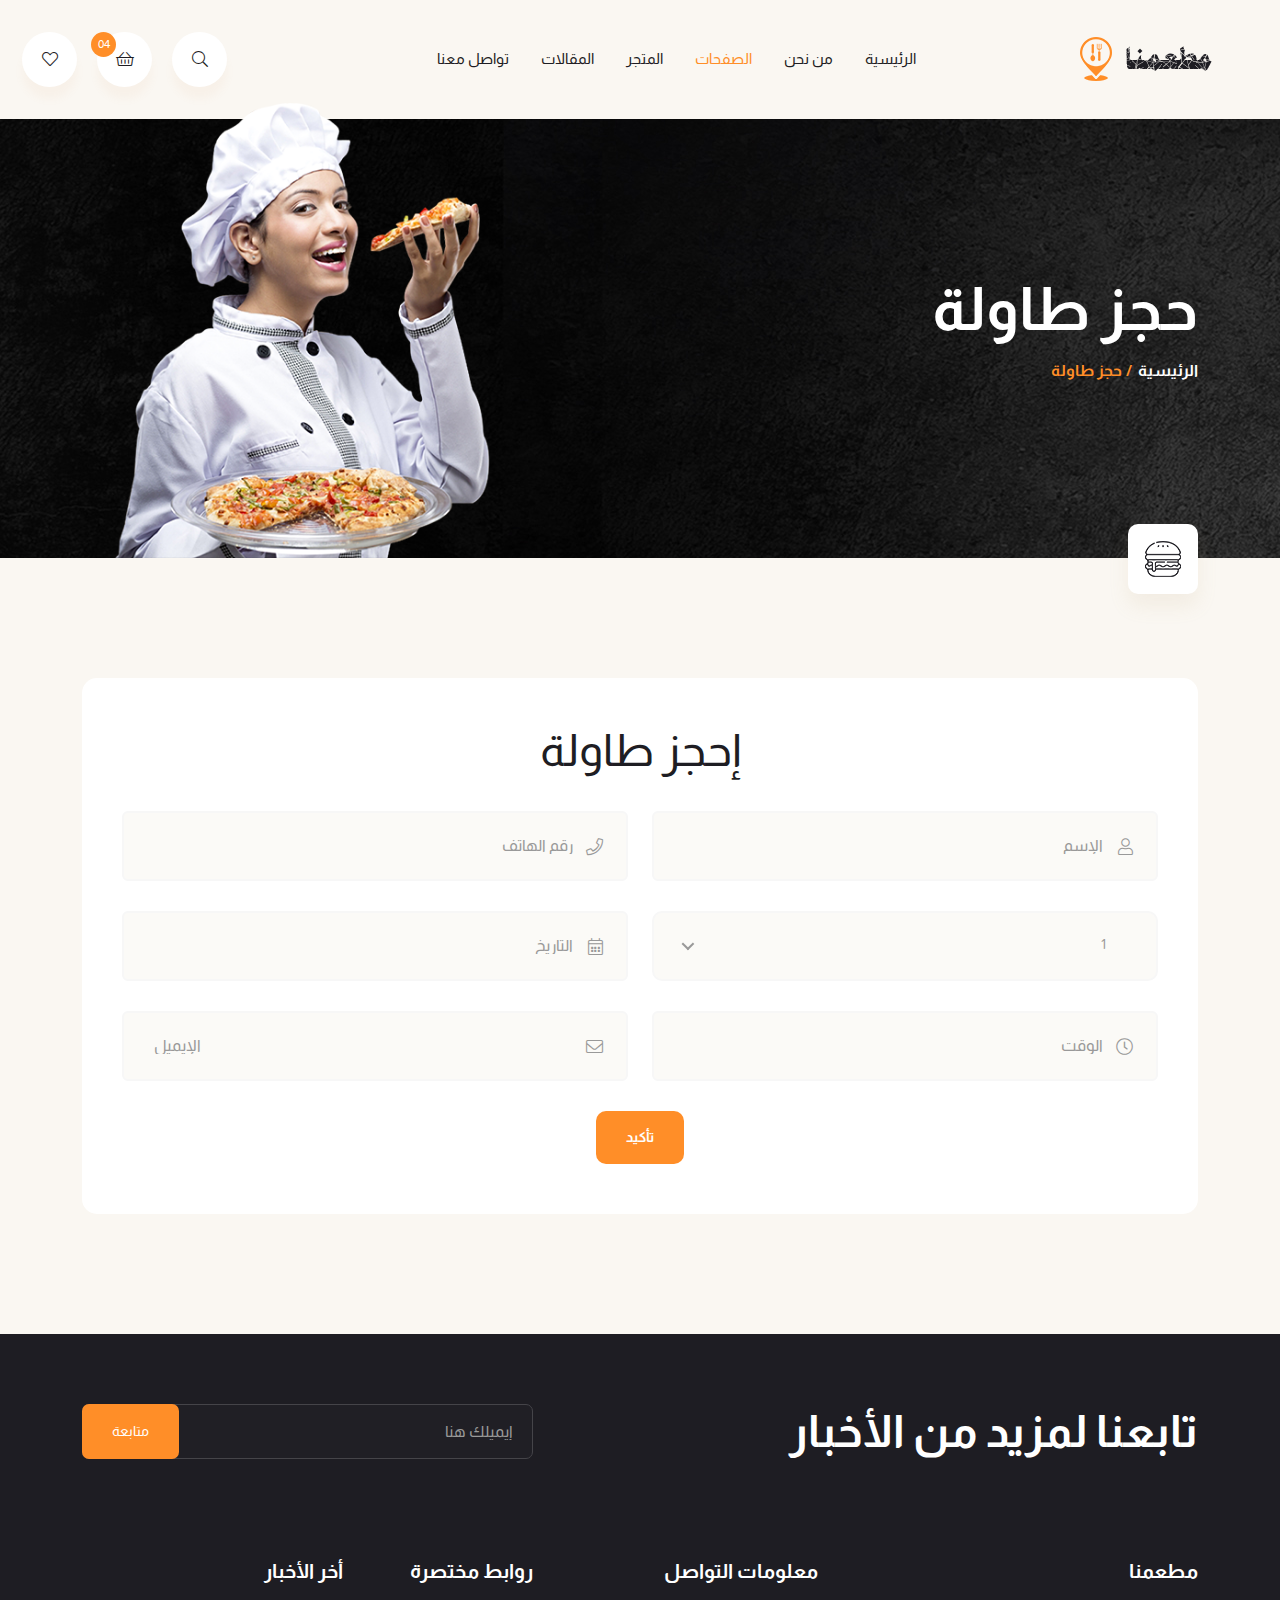
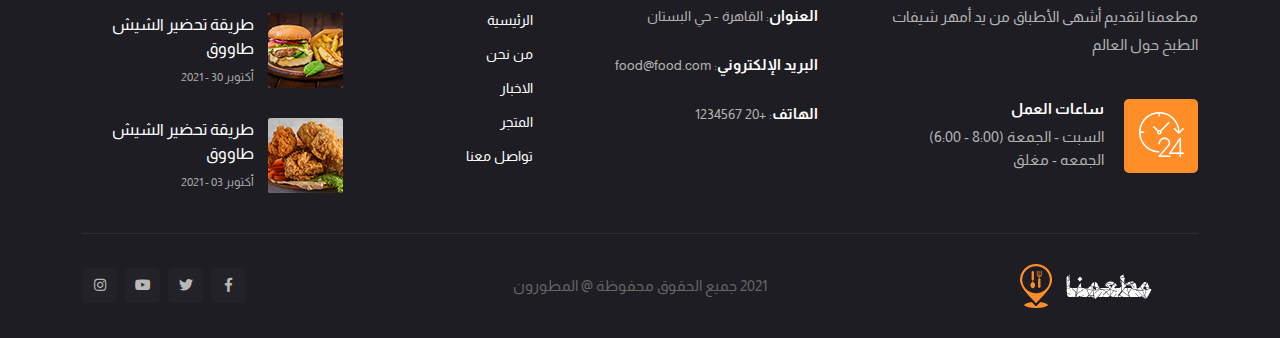
<file: reservation.html>
<!doctype html>
<html lang="ar" dir="rtl">

<head>
    <meta charset="utf-8">
    <meta http-equiv="x-ua-compatible" content="ie=edge">
    <meta name="description" content="">
    <meta name="viewport" content="width=device-width, initial-scale=1">

    <title> مطعمنا </title>
    <link rel="shortcut icon" type="image/x-icon" href="assets/img/favicon.png">

    <!-- css include -->
    <link rel="stylesheet" href="assets/css/bootstrap.rtl.min.css">
    <link rel="stylesheet" href="assets/css/fontawesome.css">
    <link rel="stylesheet" href="assets/css/themify-icons.css">
    <link rel="stylesheet" href="assets/css/animate.min.css">
    <link rel="stylesheet" href="assets/css/owl.carousel.min.css">
    <link rel="stylesheet" href="assets/css/magnific-popup.css">
    <link rel="stylesheet" href="assets/css/metisMenu.css">
    <link rel="stylesheet" href="assets/css/jquery-ui.css">
    <link rel="stylesheet" href="assets/css/nice-select.css">
    <link rel="stylesheet" href="assets/css/datepicker.css">
    <link rel="stylesheet" href="assets/css/jquery.timepicker.css">
    <link rel="stylesheet" href="assets/css/common.css">
    <link rel="stylesheet" href="assets/css/style.css">
    <link rel="stylesheet" href="assets/css/responsive.css">
</head>

<body>
    <!-- body wrap start -->
    <div class="body_wrap">

        <!-- backtotop - start -->
        <div id="thetop"></div>
        <div id="backtotop">
            <a href="#" id="scroll">
                <i class="fal fa-arrow-up"></i>
                <i class="fal fa-arrow-up"></i>
            </a>
        </div>
        <!-- backtotop - end -->

        <!-- start Preloader  -->
        <div class="preloder_part">
            <div class="spinner">
                <div class="dot1"></div>
                <div class="dot2"></div>
            </div>
        </div>
        <!-- End Preloader  -->

         <!-- header start -->
         <header class="header_area header_2">
            <div id="sticky-header" class="header_wrap header_space">
                <div class="container-fluid">
                    <div class="row align-items-center">
                        <div class="col-lg-2 col-6">
                            <div class="logo">
                                <a href="index.html"><img src="assets/img/logo/logo.png" alt="logo"></a>
                            </div>
                        </div>
                        <div class="col-lg-7 d-none d-lg-block">
                            <div class="main_menu_wrap navbar navbar-expand-lg">
                                <nav class="main_menu collapse navbar-collapse">
                                    <ul class="main_menu_list ul_li">
                                        <li class="dropdown">
                                            <a class="nav-link" href="index.html"> الرئيسية </a>
                                            <!-- <ul class="sub-menu">
                                                <li><a href="#"> </a></li>
                                                <li><a href="#"> </a></li>
                                               
                                            </ul> -->
                                        </li>
                                        <li><a class="nav-link" href="about.html"> من نحن </a> </li>
                                        <li class="dropdown active">
                                            <a class="nav-link" href="#"> الصفحات </a>
                                            <ul class="sub-menu">
                                                <li><a href="menu.html"> قائمة الأطباق </a></li>
                                                <li class="active"><a href="reservation.html"> نموذج حجز </a></li>
                                                <li><a href="history.html"> تاريخنا </a></li>
                                                <li><a href="team.html"> فريقنا المميز </a></li>
                                             </ul>
                                        </li>
                                        <li class="dropdown">
                                            <a class="nav-link" href="#"> المتجر </a>
                                            <ul class="sub-menu">
                                                <li><a href="shop.html"> كل المنتجات </a></li>
                                                <li><a href="shop-sidebar.html"> المنتجات </a></li>
                                                <li><a href="shop-details.html"> تفاصيل الوجبة </a></li>
                                                <li><a href="cart.html"> السلة </a></li>
                                                <li><a href="checkout.html"> الدفع </a></li>
                                            </ul>
                                        </li>
                                        <li class="dropdown">
                                            <a class="nav-link" href="blog.html"> المقالات </a>
                                            <ul class="sub-menu">
                                        
                                                <li><a href="blog-details.html"> تفاصيل المقال </a></li>
                                            </ul>
                                        </li>
                                        <li>
                                            <a class="nav-link" href="contact.html"> تواصل معنا </a>
                                        </li>
                                      </ul>
                                </nav>
                            </div>
                        </div>
                        <div class="col-lg-3 col-6">
                            <div class="header_right ul_li_right">
                                <div class="header_carts ul_li">
                                    <div class="header_search_wrap">
                                        <div class="icon search_main">
                                            <i class="fal fa-search"></i>
                                            <span><i class="fal fa-times"></i></span>
                                        </div>
                                        <div class="search_form_main">
                                            <form role="search" method="get" action="#"> 
                                                <input type="text" placeholder=" كلمات البحث "> 
                                                <button type="submit"><i class="ti-search"></i></button>
                                            </form>
                                        </div>
                                    </div>
                                    <div class="hamburger_menu">
                                        <a href="javascript:void(0);">
                                            <div class="icon cart_btn d-none d-lg-block">
                                                <i class="fal fa-shopping-basket"></i>
                                                <small class="cart_counter">04</small>
                                            </div>
                                            <div class="icon bar d-lg-none">
                                                <span><i class="fal fa-bars"></i></span>
                                            </div>
                                        </a>
                                    </div>
                                    <a class="icon cart_wishlist d-none d-lg-block" href="#">
                                        <i class="fal fa-heart"></i>
                                    </a>
                                </div>
                            </div>
                        </div>
                    </div>
                </div>
            </div>
        </header>
        <!-- header end -->

        <!-- slide-bar start -->
        <aside class="slide-bar">
            <div class="close-mobile-menu">
                <a href="javascript:void(0);"><i class="fal fa-times"></i></a>
            </div>

             <!-- sidebar-info start -->
             <div class="cart_sidebar">
                <h2 class="heading_title text-uppercase"> محتويات السلة :&nbsp; <span>4</span></h2>
                <div class="cart_items_list">
                    <div class="cart_item">
                        <div class="item_image">
                            <img src="assets/img/shop/cart/img_01.jpg" alt="image_not_found">
                        </div>
                        <div class="item_content">
                            <h4 class="item_title">
                               فرخة مشوية على الفحم بالأرز
                            </h4>
                            <span class="item_price">ج 19.00</span>
                            <button type="button" class="remove_btn"><i class="fal fa-times"></i></button>
                        </div>
                    </div>
                    <div class="cart_item">
                        <div class="item_image">
                            <img src="assets/img/shop/cart/img_02.jpg" alt="image_not_found">
                        </div>
                        <div class="item_content">
                            <h4 class="item_title">
                               فرخة مشوية على الفحم بالأرز
                            </h4>
                            <span class="item_price">ج 22.00</span>
                            <button type="button" class="remove_btn"><i class="fal fa-times"></i></button>
                        </div>
                    </div>
                    <div class="cart_item">
                        <div class="item_image">
                            <img src="assets/img/shop/cart/img_03.jpg" alt="image_not_found">
                        </div>
                        <div class="item_content">
                            <h4 class="item_title">
                               فرخة مشوية على الفحم بالأرز
                            </h4>
                            <span class="item_price">ج 43.00</span>
                            <button type="button" class="remove_btn"><i class="fal fa-times"></i></button>
                        </div>
                    </div>
                    <div class="cart_item">
                        <div class="item_image">
                            <img src="assets/img/shop/cart/img_04.jpg" alt="image_not_found">
                        </div>
                        <div class="item_content">
                            <h4 class="item_title">
                               فرخة مشوية على الفحم بالأرز
                            </h4>
                            <span class="item_price">ج 14.00</span>
                            <button type="button" class="remove_btn"><i class="fal fa-times"></i></button>
                        </div>
                    </div>
                </div>
                <div class="total_price text-uppercase">
                    <span> الإجمالي </span>
                    <span>ج 87.00</span>
                </div>
                <ul class="btns_group ul_li">
                    <li><a href="cart.html" class="thm_btn text-uppercase"> عرض السلة </a></li>
                    <li><a href="checkout.html" class="thm_btn thm_btn-2 text-uppercase"> إكمال الدفع </a></li>
                </ul>
            </div>
            <!-- sidebar-info end -->

            <!-- side-mobile-menu start -->
            <nav class="side-mobile-menu">
                <div class="header-mobile-search">
                    <form role="search" method="get" action="#">
                        <input type="text" placeholder="Search Keywords">
                        <button type="submit"><i class="ti-search"></i></button>
                    </form>
                </div>
                <ul id="mobile-menu-active">
                    <li class="dropdown"><a href="index.html"> الرئيسية </a>
                        
                    </li>
                    <li><a href="about.html"> من نحن </a></li>
                    <li class="dropdown">
                        <a href="#"> الصفحات </a>
                        <ul class="sub-menu">
                            <li><a href="menu.html"> قائمة الأطباق </a></li>
                            <li><a href="reservation.html"> نموذج حجز </a></li>
                            <li><a href="history.html"> تاريخنا </a></li>
                            <li class="active"><a href="team.html"> فريقنا المميز </a></li>
                         </ul>
                    </li>
                    <li class="dropdown">
                        <a href="#"> المتجر </a>
                        <ul class="sub-menu">
                            <li><a href="shop.html"> كل المنتجات </a></li>
                            <li><a href="shop-sidebar.html"> المنتجات </a></li>
                            <li><a href="shop-details.html"> تفاصيل الوجبة </a></li>
                            <li><a href="cart.html"> السلة </a></li>
                            <li><a href="checkout.html"> الدفع </a></li>
                        </ul>
                    </li>
                    <li class="dropdown">
                        <a class="nav-link" href="blog.html"> المقالات </a>
                        <ul class="sub-menu">
                    
                            <li><a href="blog-details.html"> تفاصيل المقال </a></li>
                        </ul>
                    </li>
                    <li>
                        <a class="nav-link" href="contact.html"> تواصل معنا </a>
                    </li>
                </ul>
            </nav>
            <!-- side-mobile-menu end -->
        </aside>
        <div class="body-overlay"></div>
        <!-- slide-bar end -->

        <!-- main body end -->
        <main>

            <!-- page title start -->
            <section class="page_title_area" data-background="assets/img/bg/page_title.jpg">
                <div class="container">
                   <div class="row">
                       <div class="col-lg-8">
                            <div class="page_title">
                                <h1> حجز طاولة </h1>
                                <ul class="breadcrumb_nav ul_li">
                                    <li><a href="index.html"> الرئيسية </a></li>
                                    <li> حجز طاولة </li>
                                </ul>
                            </div>
                       </div>
                       <div class="col-lg-4">
                           <div class="page_title_img">
                               <img src="assets/img/bg/page_title_img.png" alt="">
                           </div>
                       </div>
                   </div>
                </div>
                <div class="breadcrumb_icon_wrap">
                    <div class="container">
                        <div class="breadcrumb_icon">
                            <img src="assets/img/icon/bc_icon.png" alt="">
                        </div>
                    </div>
                </div>
            </section>
            <!-- page title end -->

            <!-- reservation start -->
            <section class="reservation_area pt-120 pb-120">
                <div class="container">
                    <div class="reserve_table_form">
                        <h2 class="from_title"> إحجز طاولة </h2> 
                        <form action="#">
                            <div class="row justify-content-center">
                                <div class="col-lg-6">
                                    <div class="form_item">
                                        <input type="text" placeholder=" الإسم ">
                                        <i class="fal fa-user"></i>
                                    </div>
                                </div>
                                <div class="col-lg-6">
                                    <div class="form_item">
                                        <input type="text" placeholder=" رقم الهاتف ">
                                        <i class="fal fa-phone"></i>
                                    </div>
                                </div>
                                <div class="col-lg-6">
                                    <div class="filter">
                                        <select name="select" id="dselect">
                                            <option value="1">1 </option>
                                            <option value="2">2 أفراد</option>
                                            <option value="3">3 أفراد</option>
                                            <option value="4">4 أفراد</option>
                                            <option value="5">5+ أفراد</option>
                                        </select>
                                    </div>
                                </div>
                                <div class="col-lg-6">
                                    <div class="form_item">
                                        <input type="text" id="date" placeholder=" التاريخ ">
                                        <i class="fal fa-calendar-alt"></i>
                                    </div>
                                </div>
                                <div class="col-lg-6">
                                    <div class="form_item">
                                        <input type="text" id="time" placeholder=" الوقت ">
                                        <i class="fal fa-clock"></i>
                                    </div>
                                </div>
                                <div class="col-lg-6">
                                    <div class="form_item">
                                        <input type="email" placeholder="الإيميل">
                                        <i class="fal fa-envelope"></i>
                                    </div>
                                </div>
                                <div class="text-center">
                                    <button type="submit" class="thm_btn"> تأكيد </button>
                                </div>
                            </div>
                        </form>
                    </div>
                </div>
            </section>
            <!-- reservation end -->

         
        </main>
        <!-- main body end -->

        <!-- footer start -->
        <footer id="Footer" class="footer-area footer_bg">
        
        </footer>
        <!-- footer end -->

    </div>
    <!-- body wrap end -->

    <!-- jquery include -->
    <script src="assets/js/jquery-3.5.0.min.js"></script>
    <script src="assets/js/bootstrap.bundle.min.js"></script>
    <script src="assets/js/owl.carousel.min.js"></script>
    <script src="assets/js/metisMenu.min.js"></script>
    <script src="assets/js/wow.min.js"></script>
    <script src="assets/js/jquery.nice-select.min.js"></script>
    <script src="assets/js/jquery-ui.js"></script>
    <script src="assets/js/datepicker.js"></script>
    <script src="assets/js/jquery.timepicker.min.js"></script>
    <script src="assets/js/isotope.pkgd.min.js"></script>
    <script src="assets/js/imagesloaded.pkgd.min.js"></script>
    <script src="assets/js/jquery.magnific-popup.min.js"></script>
    <script src="assets/js/main.js"></script>
    <script>
        $('#Footer').load('Footer.html')
    </script>
</body>

</html>
</file>
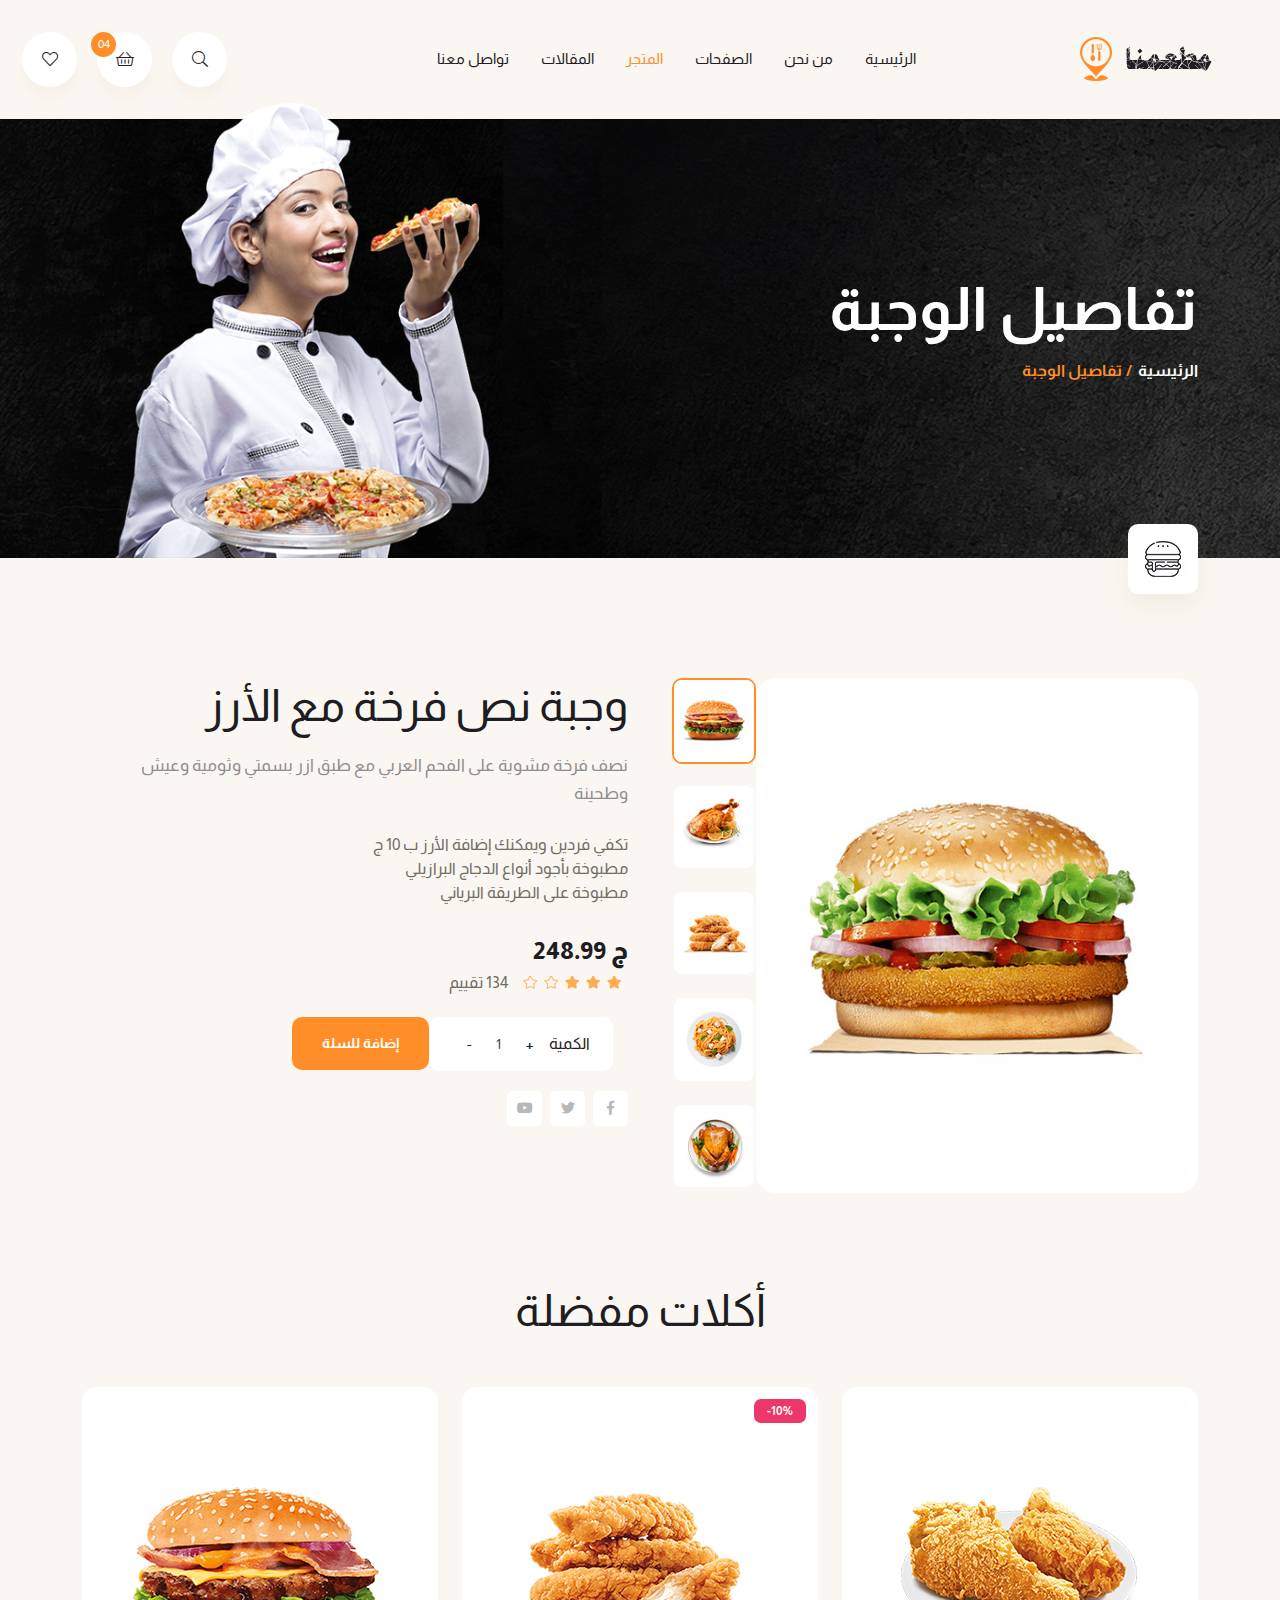
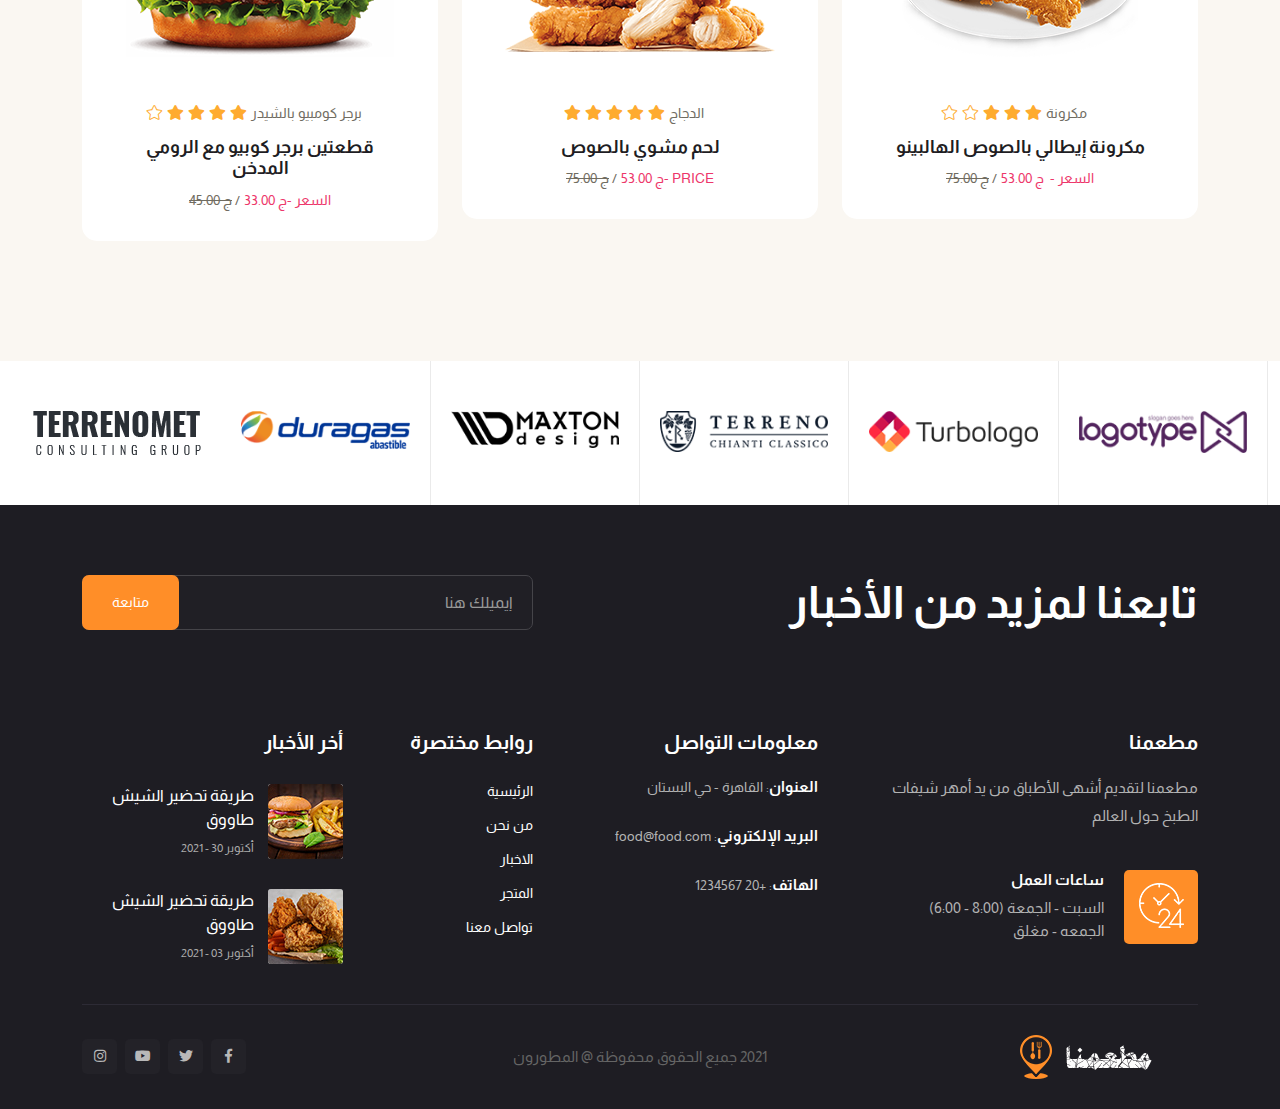
<file: shop-details.html>
<!doctype html>
<html lang="ar" dir="rtl">

<head>
    <meta charset="utf-8">
    <meta http-equiv="x-ua-compatible" content="ie=edge">
    <meta name="description" content="">
    <meta name="viewport" content="width=device-width, initial-scale=1">

    <title> مطعمنا </title>
    <link rel="shortcut icon" type="image/x-icon" href="assets/img/favicon.png">

    <!-- css include -->
    <link rel="stylesheet" href="assets/css/bootstrap.rtl.min.css">
    <link rel="stylesheet" href="assets/css/fontawesome.css">
    <link rel="stylesheet" href="assets/css/themify-icons.css">
    <link rel="stylesheet" href="assets/css/animate.min.css">
    <link rel="stylesheet" href="assets/css/owl.carousel.min.css">
    <link rel="stylesheet" href="assets/css/magnific-popup.css">
    <link rel="stylesheet" href="assets/css/metisMenu.css">
    <link rel="stylesheet" href="assets/css/jquery-ui.css">
    <link rel="stylesheet" href="assets/css/nice-select.css">
    <link rel="stylesheet" href="assets/css/datepicker.css">
    <link rel="stylesheet" href="assets/css/jquery.timepicker.css">
    <link rel="stylesheet" href="assets/css/common.css">
    <link rel="stylesheet" href="assets/css/style.css">
    <link rel="stylesheet" href="assets/css/responsive.css">
</head>

<body>
    <!-- body wrap start -->
    <div class="body_wrap">

        <!-- backtotop - start -->
        <div id="thetop"></div>
        <div id="backtotop">
            <a href="#" id="scroll">
                <i class="fal fa-arrow-up"></i>
                <i class="fal fa-arrow-up"></i>
            </a>
        </div>
        <!-- backtotop - end -->

        <!-- start Preloader  -->
        <div class="preloder_part">
            <div class="spinner">
                <div class="dot1"></div>
                <div class="dot2"></div>
            </div>
        </div>
        <!-- End Preloader  -->

         <!-- header start -->
    <header class="header_area header_2">
        <div id="sticky-header" class="header_wrap header_space">
            <div class="container-fluid">
                <div class="row align-items-center">
                    <div class="col-lg-2 col-6">
                        <div class="logo">
                            <a href="index.html"><img src="assets/img/logo/logo.png" alt="logo"></a>
                        </div>
                    </div>
                    <div class="col-lg-7 d-none d-lg-block">
                        <div class="main_menu_wrap navbar navbar-expand-lg">
                            <nav class="main_menu collapse navbar-collapse">
                                <ul class="main_menu_list ul_li">
                                    <li class="dropdown">
                                        <a class="nav-link" href="index.html"> الرئيسية </a>
                                        <!-- <ul class="sub-menu">
                                            <li><a href="#"> </a></li>
                                            <li><a href="#"> </a></li>
                                           
                                        </ul> -->
                                    </li>
                                    <li><a class="nav-link" href="about.html"> من نحن </a> </li>
                                    <li class="dropdown">
                                        <a class="nav-link" href="#"> الصفحات </a>
                                        <ul class="sub-menu">
                                            <li><a href="menu.html"> قائمة الأطباق </a></li>
                                            <li><a href="reservation.html"> نموذج حجز </a></li>
                                            <li><a href="history.html"> تاريخنا </a></li>
                                            <li><a href="team.html"> فريقنا المميز </a></li>
                                         </ul>
                                    </li>
                                    <li class="dropdown active">
                                        <a class="nav-link" href="#"> المتجر </a>
                                        <ul class="sub-menu">
                                            <li><a href="shop.html"> كل المنتجات </a></li>
                                            <li><a href="shop-sidebar.html"> المنتجات </a></li>
                                            <li class="active" ><a href="shop-details.html"> تفاصيل الوجبة </a></li>
                                            <li><a href="cart.html"> السلة </a></li>
                                            <li><a href="checkout.html"> الدفع </a></li>
                                        </ul>
                                    </li>
                                    <li class="dropdown">
                                        <a class="nav-link" href="blog.html"> المقالات </a>
                                        <ul class="sub-menu">
                                    
                                            <li><a href="blog-details.html"> تفاصيل المقال </a></li>
                                        </ul>
                                    </li>
                                    <li>
                                        <a class="nav-link" href="contact.html"> تواصل معنا </a>
                                    </li>
                                  </ul>
                            </nav>
                        </div>
                    </div>
                    <div class="col-lg-3 col-6">
                        <div class="header_right ul_li_right">
                            <div class="header_carts ul_li">
                                <div class="header_search_wrap">
                                    <div class="icon search_main">
                                        <i class="fal fa-search"></i>
                                        <span><i class="fal fa-times"></i></span>
                                    </div>
                                    <div class="search_form_main">
                                        <form role="search" method="get" action="#"> 
                                            <input type="text" placeholder=" كلمات البحث "> 
                                            <button type="submit"><i class="ti-search"></i></button>
                                        </form>
                                    </div>
                                </div>
                                <div class="hamburger_menu">
                                    <a href="javascript:void(0);">
                                        <div class="icon cart_btn d-none d-lg-block">
                                            <i class="fal fa-shopping-basket"></i>
                                            <small class="cart_counter">04</small>
                                        </div>
                                        <div class="icon bar d-lg-none">
                                            <span><i class="fal fa-bars"></i></span>
                                        </div>
                                    </a>
                                </div>
                                <a class="icon cart_wishlist d-none d-lg-block" href="#">
                                    <i class="fal fa-heart"></i>
                                </a>
                            </div>
                        </div>
                    </div>
                </div>
            </div>
        </div>
    </header>
    <!-- header end -->

        <!-- slide-bar start -->
        <aside class="slide-bar">
            <div class="close-mobile-menu">
                <a href="javascript:void(0);"><i class="fal fa-times"></i></a>
            </div>

             <!-- sidebar-info start -->
             <div class="cart_sidebar">
                <h2 class="heading_title text-uppercase"> محتويات السلة :&nbsp; <span>4</span></h2>
                <div class="cart_items_list">
                    <div class="cart_item">
                        <div class="item_image">
                            <img src="assets/img/shop/cart/img_01.jpg" alt="image_not_found">
                        </div>
                        <div class="item_content">
                            <h4 class="item_title">
                               فرخة مشوية على الفحم بالأرز
                            </h4>
                            <span class="item_price">ج 19.00</span>
                            <button type="button" class="remove_btn"><i class="fal fa-times"></i></button>
                        </div>
                    </div>
                    <div class="cart_item">
                        <div class="item_image">
                            <img src="assets/img/shop/cart/img_02.jpg" alt="image_not_found">
                        </div>
                        <div class="item_content">
                            <h4 class="item_title">
                               فرخة مشوية على الفحم بالأرز
                            </h4>
                            <span class="item_price">ج 22.00</span>
                            <button type="button" class="remove_btn"><i class="fal fa-times"></i></button>
                        </div>
                    </div>
                    <div class="cart_item">
                        <div class="item_image">
                            <img src="assets/img/shop/cart/img_03.jpg" alt="image_not_found">
                        </div>
                        <div class="item_content">
                            <h4 class="item_title">
                               فرخة مشوية على الفحم بالأرز
                            </h4>
                            <span class="item_price">ج 43.00</span>
                            <button type="button" class="remove_btn"><i class="fal fa-times"></i></button>
                        </div>
                    </div>
                    <div class="cart_item">
                        <div class="item_image">
                            <img src="assets/img/shop/cart/img_04.jpg" alt="image_not_found">
                        </div>
                        <div class="item_content">
                            <h4 class="item_title">
                               فرخة مشوية على الفحم بالأرز
                            </h4>
                            <span class="item_price">ج 14.00</span>
                            <button type="button" class="remove_btn"><i class="fal fa-times"></i></button>
                        </div>
                    </div>
                </div>
                <div class="total_price text-uppercase">
                    <span> الإجمالي </span>
                    <span>ج 87.00</span>
                </div>
                <ul class="btns_group ul_li">
                    <li><a href="cart.html" class="thm_btn text-uppercase"> عرض السلة </a></li>
                    <li><a href="checkout.html" class="thm_btn thm_btn-2 text-uppercase"> إكمال الدفع </a></li>
                </ul>
            </div>
            <!-- sidebar-info end -->

            <!-- side-mobile-menu start -->
            <nav class="side-mobile-menu">
                <div class="header-mobile-search">
                    <form role="search" method="get" action="#">
                        <input type="text" placeholder="Search Keywords">
                        <button type="submit"><i class="ti-search"></i></button>
                    </form>
                </div>
                <ul id="mobile-menu-active">
                    <li class="dropdown"><a href="index.html"> الرئيسية </a>
                        
                    </li>
                    <li><a href="about.html"> من نحن </a></li>
                    <li class="dropdown">
                        <a href="#"> الصفحات </a>
                        <ul class="sub-menu">
                            <li><a href="menu.html"> قائمة الأطباق </a></li>
                            <li><a href="reservation.html"> نموذج حجز </a></li>
                            <li><a href="history.html"> تاريخنا </a></li>
                            <li class="active"><a href="team.html"> فريقنا المميز </a></li>
                         </ul>
                    </li>
                    <li class="dropdown">
                        <a href="#"> المتجر </a>
                        <ul class="sub-menu">
                            <li><a href="shop.html"> كل المنتجات </a></li>
                            <li><a href="shop-sidebar.html"> المنتجات </a></li>
                            <li><a href="shop-details.html"> تفاصيل الوجبة </a></li>
                            <li><a href="cart.html"> السلة </a></li>
                            <li><a href="checkout.html"> الدفع </a></li>
                        </ul>
                    </li>
                    <li class="dropdown">
                        <a class="nav-link" href="blog.html"> المقالات </a>
                        <ul class="sub-menu">
                    
                            <li><a href="blog-details.html"> تفاصيل المقال </a></li>
                        </ul>
                    </li>
                    <li>
                        <a class="nav-link" href="contact.html"> تواصل معنا </a>
                    </li>
                </ul>
            </nav>
            <!-- side-mobile-menu end -->
        </aside>
        <div class="body-overlay"></div>
        <!-- slide-bar end -->

        <!-- main body end -->
        <main>

            <!-- page title start -->
            <section class="page_title_area" data-background="assets/img/bg/page_title.jpg">
                <div class="container">
                   <div class="row">
                       <div class="col-lg-8">
                            <div class="page_title">
                                <h1> تفاصيل الوجبة </h1>
                                <ul class="breadcrumb_nav ul_li">
                                    <li><a href="index.html"> الرئيسية </a></li>
                                    <li> تفاصيل الوجبة </li>
                                </ul>
                            </div>
                       </div>
                       <div class="col-lg-4">
                           <div class="page_title_img">
                               <img src="assets/img/bg/page_title_img.png" alt="">
                           </div>
                       </div>
                   </div>
                </div>
                <div class="breadcrumb_icon_wrap">
                    <div class="container">
                        <div class="breadcrumb_icon">
                            <img src="assets/img/icon/bc_icon.png" alt="">
                        </div>
                    </div>
                </div>
            </section>
            <!-- page title end -->

            <!-- shop details start -->
            <section class="shop_details pt-120 pb-90">
                <div class="container">
                    <div class="product_top_wrap mb-60">
                        <div class="row">
                            <div class="col-lg-6 col-md-12">
                                <div class="product_wrap mb-30">
                                    <div class="product_details_img ">
                                        <div class="tab-content" id="myTabContent">
                                            <div class="tab-pane fade show active" id="home" role="tabpanel"
                                                aria-labelledby="home-tab">
                                                <div class="pl_thumb">
                                                    <img src="assets/img/shop/details/large_01.jpg" alt="">
                                                </div>
                                            </div>
                                            <div class="tab-pane fade" id="profile" role="tabpanel"
                                                aria-labelledby="profile-tab">
                                                <div class="pl_thumb">
                                                    <img src="assets/img/shop/details/large_02.jpg" alt="">
                                                </div>
                                            </div>
                                            <div class="tab-pane fade" id="contact" role="tabpanel"
                                                aria-labelledby="contact-tab">
                                                <div class="pl_thumb">
                                                    <img src="assets/img/shop/details/large_03.jpg" alt="">
                                                </div>
                                            </div>
                                            <div class="tab-pane fade" id="profile2" role="tabpanel"
                                                aria-labelledby="profile-tab3">
                                                <div class="pl_thumb">
                                                    <img src="assets/img/shop/details/large_04.jpg" alt="">
                                                </div>
                                            </div>
                                            <div class="tab-pane fade" id="profile3" role="tabpanel"
                                                aria-labelledby="profile-tab4">
                                                <div class="pl_thumb">
                                                    <img src="assets/img/shop/details/large_05.jpg" alt="">
                                                </div>
                                            </div>
                                        </div>
                                    </div>
                                    <div class="shop_thumb_tab">
                                        <ul class="nav" id="myTab2" role="tablist">
                                            <li class="nav-item">
                                                <button class="nav-link active" id="home-tab" data-bs-toggle="tab"
                                                    data-bs-target="#home" type="button" role="tab" aria-controls="home"
                                                    aria-selected="true"><img src="assets/img/shop/details/sm_01.jpg"
                                                        alt=""> </button>
                                            </li>
                                            <li class="nav-item">
                                                <button class="nav-link" id="profile-tab" data-bs-toggle="tab"
                                                    data-bs-target="#profile" type="button" role="tab"
                                                    aria-controls="profile" aria-selected="false"><img
                                                        src="assets/img/shop/details/sm_02.jpg" alt=""></button>
                                            </li>
                                            <li class="nav-item">
                                                <button class="nav-link" id="contact-tab" data-bs-toggle="tab"
                                                    data-bs-target="#contact" type="button" role="tab"
                                                    aria-controls="contact" aria-selected="false"><img
                                                        src="assets/img/shop/details/sm_03.jpg" alt=""></button>
                                            </li>
                                            <li class="nav-item">
                                                <button class="nav-link" id="profile-tab3" data-bs-toggle="tab"
                                                    data-bs-target="#profile2" type="button" role="tab"
                                                    aria-controls="profile2" aria-selected="false"><img
                                                        src="assets/img/shop/details/sm_04.jpg" alt=""></button>
                                            </li>
                                            <li class="nav-item">
                                                <button class="nav-link" id="profile-tab4" data-bs-toggle="tab"
                                                    data-bs-target="#profile3" type="button" role="tab"
                                                    aria-controls="profile3" aria-selected="false"><img
                                                        src="assets/img/shop/details/sm_05.jpg" alt=""></button>
                                            </li>
                                        </ul>
                                    </div>
                                </div>
                            </div>
                            <div class="col-lg-6 col-md-12">
                                <div class="details_content mb-30">
                                    <h3 class="title"> وجبة نص فرخة مع الأرز </h3>
                                    <p> نصف فرخة مشوية على الفحم العربي مع طبق ازر بسمتي وثومية وعيش وطحينة </p>
                                    <ul class="pl_list">
                                        <li> تكفي فردين ويمكنك إضافة الأرز ب 10 ج </li>
                                        <li> مطبوخة بأجود أنواع الدجاج البرازيلي </li>
                                        <li> مطبوخة على الطريقة البرياني  </li>
                                    </ul>
                                    <h4 class="price"><strong>  ج 248.99</strong></h4>
                                    <div class="review_wrap ul_li">
                                        <ul class="review ul_li">
                                            <li><i class="fas fa-star"></i></li>
                                            <li><i class="fas fa-star"></i></li>
                                            <li><i class="fas fa-star"></i></li>
                                            <li><i class="fal fa-star"></i></li>
                                            <li><i class="fal fa-star"></i></li>
                                        </ul>
                                        <div class="text">
                                            <span> 134 تقييم </span>
                                        </div>
                                    </div>
                                    <ul class="btns_group ul_li">
                                        <li>
                                            <div class="quantity_input quantity_boxed">
                                                <h4 class="quantity_title"> الكمية </h4>
                                                <div class="cart-plus-minus">
                                                    <div class="dec qtybutton">-</div>
                                                    <input class="cart-plus-minus-box" type="text" name="qtybutton" value="1">
                                                    <div class="inc qtybutton">+</div>
                                                </div>
                                            </div>
                                        </li>
                                        <li><a class="thm_btn thm_btn-black" href="cart.html"> إضافة للسلة </a></li>
                                    </ul>
                                    <div class="details_share_links">
                                         <div class="social_links">
                                            <a href="#"><i class="fab fa-facebook-f"></i></a>
                                            <a href="#"><i class="fab fa-twitter"></i></a>
                                             <a href="#"><i class="fab fa-youtube"></i></a>
                                         </div>
                                    </div>
                                </div>
                            </div>
                        </div>
                    </div>


                    <!-- <div class="product_info_wrap mb-50">
                        <div class="row">
                            <div class="col-12">
                                <ul class="nav nav-pills product_info" id="pills-tab" role="tablist">
                                    <li class="nav-item" role="presentation">
                                        <button class="nav-link active" id="pills-home-tab" data-bs-toggle="pill"
                                            data-bs-target="#pills-home" type="button" role="tab"
                                            aria-controls="pills-home" aria-selected="true">Product Details</button>
                                    </li>
                                    <li class="nav-item" role="presentation">
                                        <button class="nav-link" id="pills-profile-tab" data-bs-toggle="pill"
                                            data-bs-target="#pills-profile" type="button" role="tab"
                                            aria-controls="pills-profile" aria-selected="false"> Additionnal Imformation</button>
                                    </li>
                                    <li class="nav-item" role="presentation">
                                        <button class="nav-link" id="pills-contact-tab" data-bs-toggle="pill"
                                            data-bs-target="#pills-contact" type="button" role="tab"
                                            aria-controls="pills-contact" aria-selected="false">Review (3)</button>
                                    </li>
                                </ul>
                                <div class="tab-content" id="pills-tabContent">
                                    <div class="tab-pane fade show active" id="pills-home" role="tabpanel" aria-labelledby="pills-home-tab">
                                        <div class="info_wrap">
                                            <p>Rrem ipsum dolor sit amet, consectetur adipisicing elit, sed do eiusmod tempor incididunt ut labore et dolore magna aliqua. Ut enim ad minim veniam, quis nostrud exercitation ullamco laboris nisi ut aliquip ex ea commodo consequat. Duis aute irure dolor in reprehenderit in voluptate velit esse cillum dolore eu fugiat nulla pariatur. Excepteur sint occaecat cupidatat non proident, sunt in culpa qui officia deserunt mollit anim id est laborum. Sed ut perspiciatis unde omnis iste natus error sit voluptatem accusantium doloremque laudantium, totam rem aperiam, eaque ipsa quae ab illo inventore veritatis et quasi architecto beatae vitae dicta sunt explicabo. Nemo enim ipsam voluptatem quia voluptas sit aspernatur aut odit aut fugit, sed quia consequuntur magni dolores eos qui ratione voluptatem sequi nesciunt. Neque porro quisquam est,</p>
                                        </div>
                                    </div>
                                    <div class="tab-pane fade" id="pills-profile" role="tabpanel" aria-labelledby="pills-profile-tab">
                                        <div class="info_wrap">
                                            <div class="table-responsive">
                                                <h3 class="title">Additional information</h3>
                                                <table class="table">
                                                    <tbody>
                                                        <tr>
                                                            <th>Weight</th>
                                                            <td class="product_weight">1.4 oz</td>
                                                        </tr>
                                                        <tr>
                                                            <th>Dimensions</th>
                                                            <td class="product_dimensions">62 × 56 × 12 in</td>
                                                        </tr>
                                                        <tr>
                                                            <th>Size</th>
                                                            <td class="product_dimensions">XL, XXL, LG, SM, MD</td>
                                                        </tr>
                                                    </tbody>
                                                </table>
                                            </div>
                                        </div>
                                    </div>
                                    <div class="tab-pane fade" id="pills-contact" role="tabpanel" aria-labelledby="pills-contact-tab">
                                        <div class="info_wrap">
                                            <p>Rrem ipsum dolor sit amet, consectetur adipisicing elit, sed do eiusmod tempor incididunt ut labore et dolore magna aliqua. Ut enim ad minim veniam, quis nostrud exercitation ullamco laboris nisi ut aliquip ex ea commodo consequat. Duis aute irure dolor in reprehenderit in voluptate velit esse cint explicabo. Nemo enim ipsam voluptatem quia voluptas sit aspernatur aut odit aut fugit, sed quia consequuntur magni dolores eos qui ratione voluptatem sequi nesciunt. Neque porro quisquam est,</p>
                                            <p>Rorem ipsum dolor sit amet, consectetur adipisicing elit, sed do eiusmod tempor incididulabore et doloreey.consectetur adipisicing elit, sed do eiusmod temporRorem ipsum doloadipisicing elit, sed do eiusmod tempor</p>
                                        </div>
                                    </div>
                                </div>
                            </div>
                        </div>
                    </div> -->


                    <div class="releted_product">
                        <div class="sec_title sec_title-2">
                            <h2> أكلات مفضلة </h2>
                        </div>
                        <div class="row justify-content-center">
                            <div class="col-lg-4 col-md-6 col-sm-6 mb-30">
                                <div class="shop_single white_bg">
                                    <div class="thumb text-center">
                                        <a class="image" href="shop-details.html"><img src="assets/img/shop/img_01.png" alt=""></a>
                                        <div class="actions">
                                            <a href="#" class="action"><i class="fal fa-shopping-basket"></i></a>
                                            <a href="#" class="action"><i class="fal fa-heart"></i></a>
                                            <a href="#" class="action"><i class="fal fa-eye"></i></a>
                                        </div>
                                    </div>
                                    <div class="content">
                                        <div class="s_top ul_li">
                                            <span class="cat"> مكرونة </span>
                                            <ul class="rating_star ul_li">
                                                <li><i class="fas fa-star"></i></li>
                                                <li><i class="fas fa-star"></i></li>
                                                <li><i class="fas fa-star"></i></li>
                                                <li><i class="fal fa-star"></i></li>
                                                <li><i class="fal fa-star"></i></li>
                                            </ul>
                                        </div>
                                        <h3 class="title"><a href="shop-details.html"> مكرونة إيطالي بالصوص الهالبينو </a></h3>
                                        <div class="s_bottom ul_li">
                                            <span>  السعر - &nbsp;  </span>
                                            <span class="new"> ج 53.00</span>
                                            <span class="old"> ج 75.00</span>
                                        </div>
                                    </div>
                                </div>
                            </div>
                            <div class="col-lg-4 col-md-6 col-sm-6 mb-30">
                                <div class="shop_single white_bg">
                                    <div class="thumb text-center">
                                        <a class="image" href="shop-details.html"><img src="assets/img/shop/img_02.png" alt=""></a>
                                        <div class="actions">
                                            <a href="#" class="action"><i class="fal fa-shopping-basket"></i></a>
                                            <a href="#" class="action"><i class="fal fa-heart"></i></a>
                                            <a href="#" class="action"><i class="fal fa-eye"></i></a>
                                        </div>
                                        <span class="badge">10%-</span>
                                    </div>
                                    <div class="content">
                                        <div class="s_top ul_li">
                                            <span class="cat"> الدجاج </span>
                                            <ul class="rating_star ul_li">
                                                <li><i class="fas fa-star"></i></li>
                                                <li><i class="fas fa-star"></i></li>
                                                <li><i class="fas fa-star"></i></li>
                                                <li><i class="fas fa-star"></i></li>
                                                <li><i class="fas fa-star"></i></li>
                                            </ul>
                                        </div>
                                        <h3 class="title"><a href="shop-details.html"> لحم مشوي بالصوص </a></h3>
                                        <div class="s_bottom ul_li">
                                            <span>Price -</span>
                                            <span class="new"> ج 53.00</span>
                                            <span class="old"> ج 75.00</span>
                                        </div>
                                    </div>
                                </div>
                            </div>
                            <div class="col-lg-4 col-md-6 col-sm-6 mb-30">
                                <div class="shop_single white_bg">
                                    <div class="thumb text-center">
                                        <a class="image" href="shop-details.html"><img src="assets/img/shop/img_03.png" alt=""></a>
                                        <div class="actions">
                                            <a href="#" class="action"><i class="fal fa-shopping-basket"></i></a>
                                            <a href="#" class="action"><i class="fal fa-heart"></i></a>
                                            <a href="#" class="action"><i class="fal fa-eye"></i></a>
                                        </div>
                                    </div>
                                    <div class="content">
                                        <div class="s_top ul_li">
                                            <span class="cat"> برجر كومبيو بالشيدر </span>
                                            <ul class="rating_star ul_li">
                                                <li><i class="fas fa-star"></i></li>
                                                <li><i class="fas fa-star"></i></li>
                                                <li><i class="fas fa-star"></i></li>
                                                <li><i class="fas fa-star"></i></li>
                                                <li><i class="fal fa-star"></i></li>
                                            </ul>
                                        </div>
                                        <h3 class="title"><a href="shop-details.html"> قطعتين برجر كوبيو مع الرومي المدخن </a></h3>
                                        <div class="s_bottom ul_li">
                                            <span> السعر - </span>
                                            <span class="new"> ج 33.00</span>
                                            <span class="old"> ج 45.00</span>
                                        </div>
                                    </div>
                                </div>
                            </div>
                        </div>
                    </div>
                </div>
            </section>
            <!-- shop details end -->


            <!-- brand start -->
            <section class="brand_area white_bg">
                <div class="container-fluid">
                    <div class="row g-0 justify-content-center">
                        <div class="col-lg-2 col-md-3 col-sm-6 b_border">
                            <div class="brand_img">
                                <img src="assets/img/brand/brand_01.png" alt="">
                            </div>
                        </div>
                        <div class="col-lg-2 col-md-3 col-sm-6 b_border">
                            <div class="brand_img">
                                <img src="assets/img/brand/brand_02.png" alt="">
                            </div>
                        </div>
                        <div class="col-lg-2 col-md-3 col-sm-6 b_border">
                            <div class="brand_img">
                                <img src="assets/img/brand/brand_03.png" alt="">
                            </div>
                        </div>
                        <div class="col-lg-2 col-md-3 col-sm-6 b_border">
                            <div class="brand_img">
                                <img src="assets/img/brand/brand_04.png" alt="">
                            </div>
                        </div>
                        <div class="col-lg-2 col-md-3 col-sm-6 b_border">
                            <div class="brand_img">
                                <img src="assets/img/brand/brand_05.png" alt="">
                            </div>
                        </div>
                        <div class="col-lg-2 col-md-3 col-sm-6 b_border">
                            <div class="brand_img">
                                <img src="assets/img/brand/brand_06.png" alt="">
                            </div>
                        </div>
                    </div>
                </div>
            </section>
            <!-- brand end -->
        </main>
        <!-- main body end -->

        <!-- footer start -->
        <footer id="Footer" class="footer-area footer_bg">
             
        </footer>
        <!-- footer end -->

    </div>
    <!-- body wrap end -->

    <!-- jquery include -->
    <script src="assets/js/jquery-3.5.0.min.js"></script>
    <script src="assets/js/bootstrap.bundle.min.js"></script>
    <script src="assets/js/owl.carousel.min.js"></script>
    <script src="assets/js/metisMenu.min.js"></script>
    <script src="assets/js/wow.min.js"></script>
    <script src="assets/js/jquery.nice-select.min.js"></script>
    <script src="assets/js/jquery-ui.js"></script>
    <script src="assets/js/datepicker.js"></script>
    <script src="assets/js/jquery.timepicker.min.js"></script>
    <script src="assets/js/isotope.pkgd.min.js"></script>
    <script src="assets/js/imagesloaded.pkgd.min.js"></script>
    <script src="assets/js/jquery.magnific-popup.min.js"></script>
    <script src="assets/js/main.js"></script>
    <script>
        $('#Footer').load('Footer.html')
    </script>
</body>

</html>
</file>
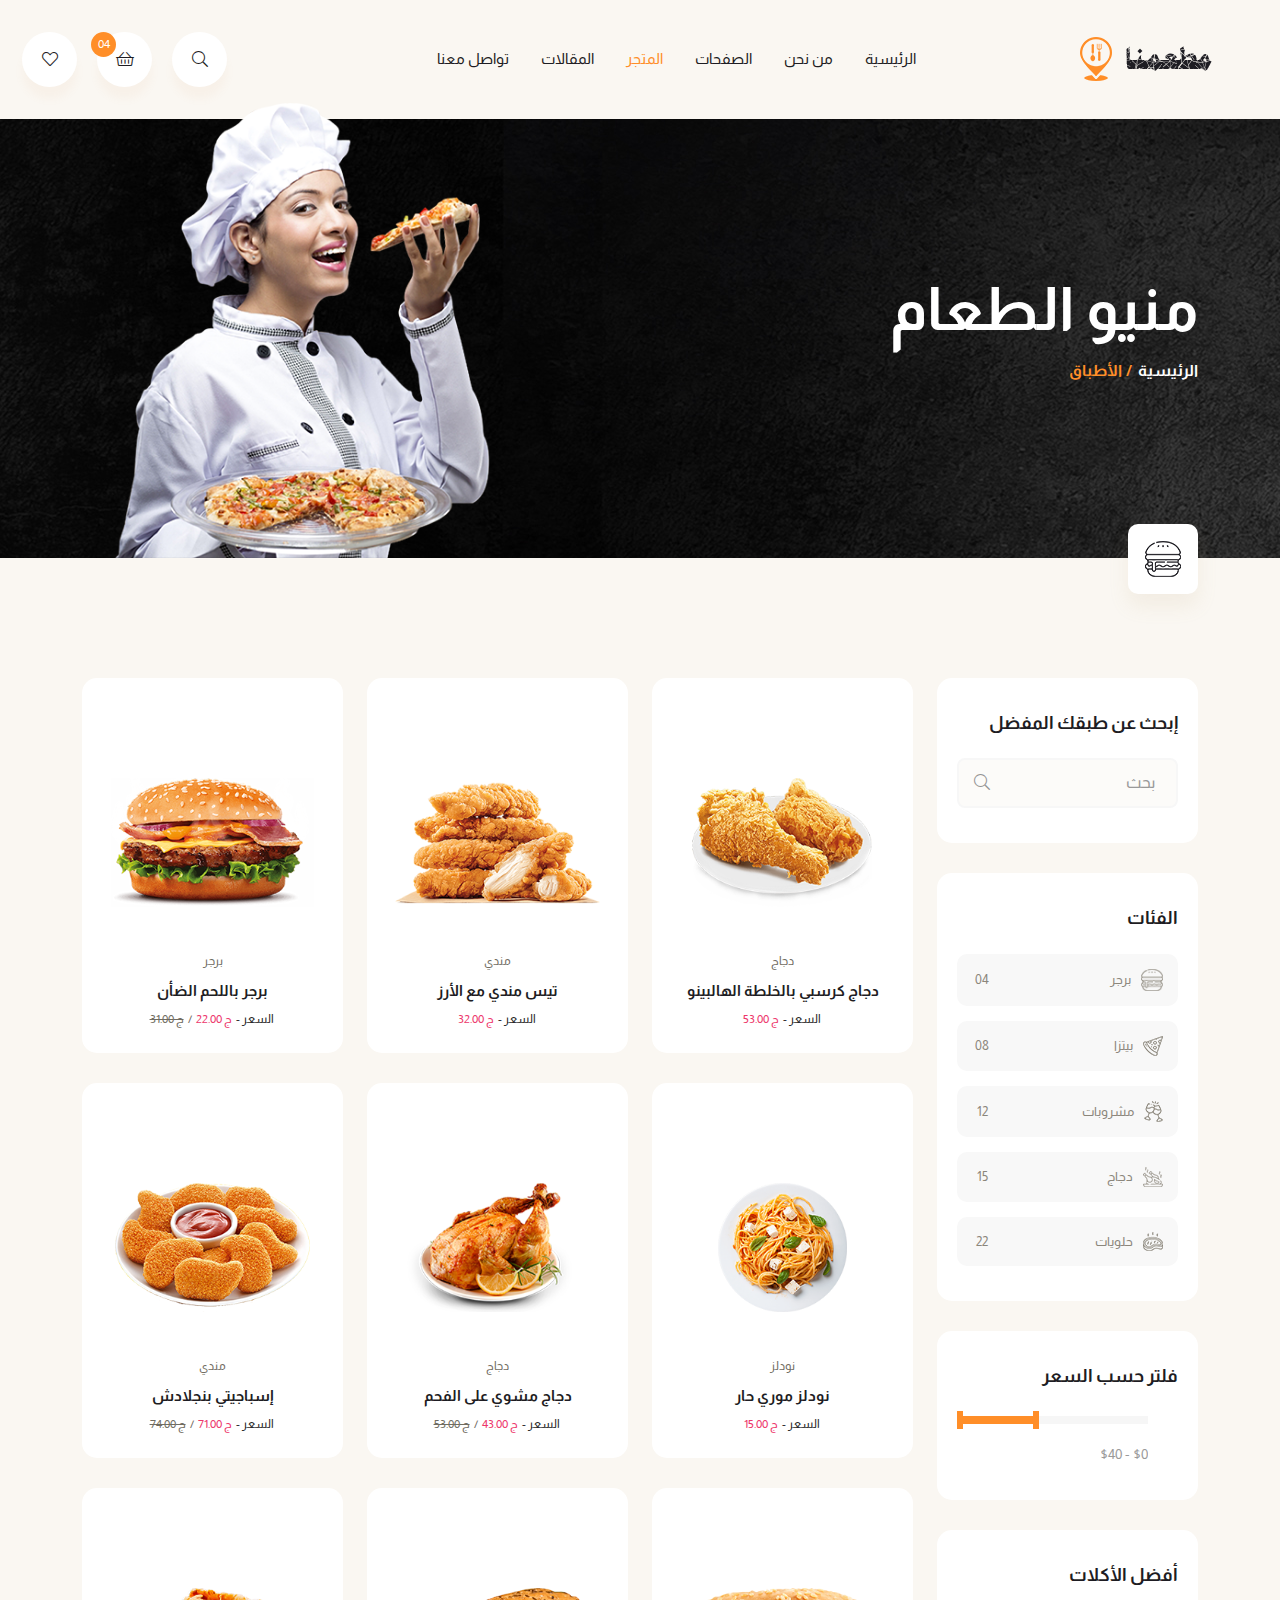
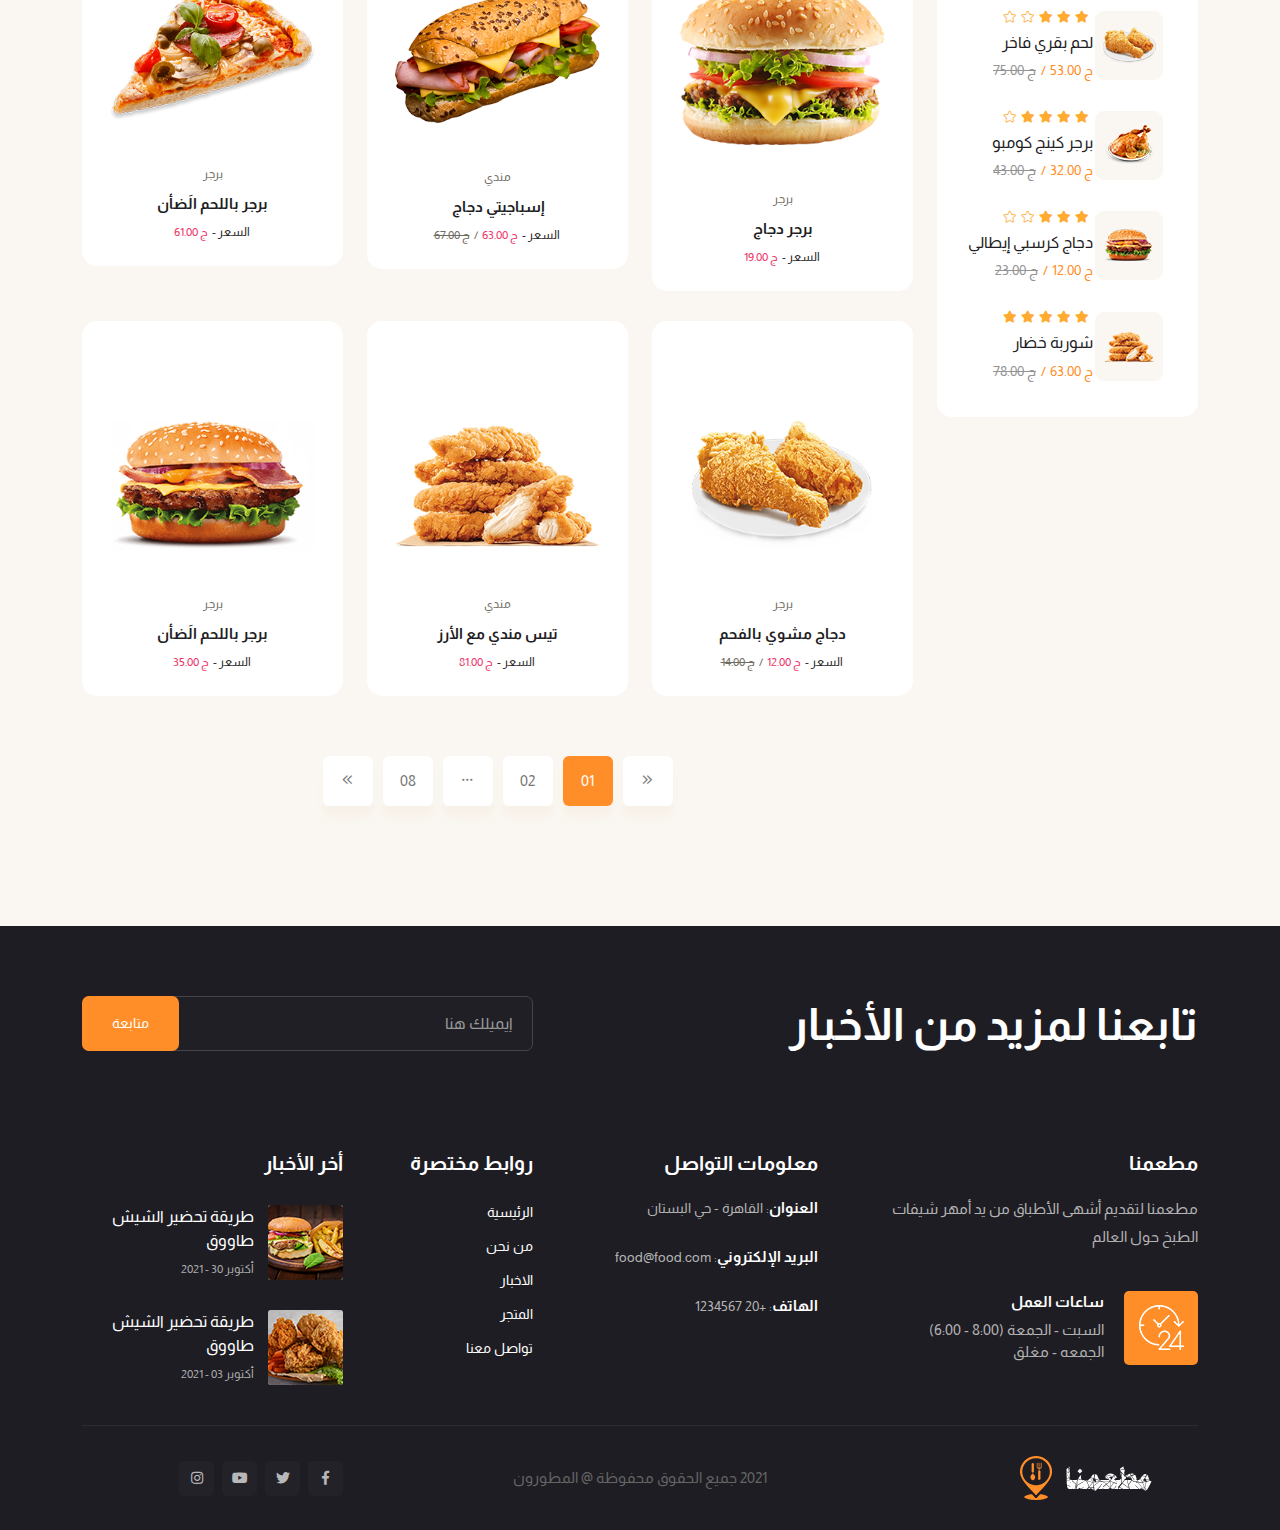
<file: shop-sidebar.html>
<!doctype html>
<html lang="ar" dir="rtl">

<head>
    <meta charset="utf-8">
    <meta http-equiv="x-ua-compatible" content="ie=edge">
    <meta name="description" content="">
    <meta name="viewport" content="width=device-width, initial-scale=1">

    <title> مطعمنا </title>
    <link rel="shortcut icon" type="image/x-icon" href="assets/img/favicon.png">

    <!-- css include -->
    <link rel="stylesheet" href="assets/css/bootstrap.min.css">
    <link rel="stylesheet" href="assets/css/fontawesome.css">
    <link rel="stylesheet" href="assets/css/themify-icons.css">
    <link rel="stylesheet" href="assets/css/animate.min.css">
    <link rel="stylesheet" href="assets/css/owl.carousel.min.css">
    <link rel="stylesheet" href="assets/css/magnific-popup.css">
    <link rel="stylesheet" href="assets/css/metisMenu.css">
    <link rel="stylesheet" href="assets/css/jquery-ui.css">
    <link rel="stylesheet" href="assets/css/nice-select.css">
    <link rel="stylesheet" href="assets/css/datepicker.css">
    <link rel="stylesheet" href="assets/css/jquery.timepicker.css">
    <link rel="stylesheet" href="assets/css/common.css">
    <link rel="stylesheet" href="assets/css/style.css">
    <link rel="stylesheet" href="assets/css/responsive.css">
</head>

<body>
    <!-- body wrap start -->
    <div class="body_wrap">

        <!-- backtotop - start -->
        <div id="thetop"></div>
        <div id="backtotop">
            <a href="#" id="scroll">
                <i class="fal fa-arrow-up"></i>
                <i class="fal fa-arrow-up"></i>
            </a>
        </div>
        <!-- backtotop - end -->

        <!-- start Preloader  -->
        <div class="preloder_part">
            <div class="spinner">
                <div class="dot1"></div>
                <div class="dot2"></div>
            </div>
        </div>
        <!-- End Preloader  -->

        <!-- header start -->
    <header class="header_area header_2">
        <div id="sticky-header" class="header_wrap header_space">
            <div class="container-fluid">
                <div class="row align-items-center">
                    <div class="col-lg-2 col-6">
                        <div class="logo">
                            <a href="index.html"><img src="assets/img/logo/logo.png" alt="logo"></a>
                        </div>
                    </div>
                    <div class="col-lg-7 d-none d-lg-block">
                        <div class="main_menu_wrap navbar navbar-expand-lg">
                            <nav class="main_menu collapse navbar-collapse">
                                <ul class="main_menu_list ul_li">
                                    <li class="dropdown">
                                        <a class="nav-link" href="index.html"> الرئيسية </a>
                                        <!-- <ul class="sub-menu">
                                            <li><a href="#"> </a></li>
                                            <li><a href="#"> </a></li>
                                           
                                        </ul> -->
                                    </li>
                                    <li><a class="nav-link" href="about.html"> من نحن </a> </li>
                                    <li class="dropdown">
                                        <a class="nav-link" href="#"> الصفحات </a>
                                        <ul class="sub-menu">
                                            <li><a href="menu.html"> قائمة الأطباق </a></li>
                                            <li><a href="reservation.html"> نموذج حجز </a></li>
                                            <li><a href="history.html"> تاريخنا </a></li>
                                            <li><a href="team.html"> فريقنا المميز </a></li>
                                         </ul>
                                    </li>
                                    <li class="dropdown active">
                                        <a class="nav-link" href="#"> المتجر </a>
                                        <ul class="sub-menu">
                                            <li><a href="shop.html"> كل المنتجات </a></li>
                                            <li class="active" ><a href="shop-sidebar.html"> المنتجات </a></li>
                                            <li><a href="shop-details.html"> تفاصيل الوجبة </a></li>
                                            <li><a href="cart.html"> السلة </a></li>
                                            <li><a href="checkout.html"> الدفع </a></li>
                                        </ul>
                                    </li>
                                    <li class="dropdown">
                                        <a class="nav-link" href="blog.html"> المقالات </a>
                                        <ul class="sub-menu">
                                    
                                            <li><a href="blog-details.html"> تفاصيل المقال </a></li>
                                        </ul>
                                    </li>
                                    <li>
                                        <a class="nav-link" href="contact.html"> تواصل معنا </a>
                                    </li>
                                  </ul>
                            </nav>
                        </div>
                    </div>
                    <div class="col-lg-3 col-6">
                        <div class="header_right ul_li_right">
                            <div class="header_carts ul_li">
                                <div class="header_search_wrap">
                                    <div class="icon search_main">
                                        <i class="fal fa-search"></i>
                                        <span><i class="fal fa-times"></i></span>
                                    </div>
                                    <div class="search_form_main">
                                        <form role="search" method="get" action="#"> 
                                            <input type="text" placeholder=" كلمات البحث "> 
                                            <button type="submit"><i class="ti-search"></i></button>
                                        </form>
                                    </div>
                                </div>
                                <div class="hamburger_menu">
                                    <a href="javascript:void(0);">
                                        <div class="icon cart_btn d-none d-lg-block">
                                            <i class="fal fa-shopping-basket"></i>
                                            <small class="cart_counter">04</small>
                                        </div>
                                        <div class="icon bar d-lg-none">
                                            <span><i class="fal fa-bars"></i></span>
                                        </div>
                                    </a>
                                </div>
                                <a class="icon cart_wishlist d-none d-lg-block" href="#">
                                    <i class="fal fa-heart"></i>
                                </a>
                            </div>
                        </div>
                    </div>
                </div>
            </div>
        </div>
    </header>
    <!-- header end -->

        <!-- slide-bar start -->
        <aside class="slide-bar">
            <div class="close-mobile-menu">
                <a href="javascript:void(0);"><i class="fal fa-times"></i></a>
            </div>

             <!-- sidebar-info start -->
             <div class="cart_sidebar">
                <h2 class="heading_title text-uppercase"> محتويات السلة :&nbsp; <span>4</span></h2>
                <div class="cart_items_list">
                    <div class="cart_item">
                        <div class="item_image">
                            <img src="assets/img/shop/cart/img_01.jpg" alt="image_not_found">
                        </div>
                        <div class="item_content">
                            <h4 class="item_title">
                               فرخة مشوية على الفحم بالأرز
                            </h4>
                            <span class="item_price">ج 19.00</span>
                            <button type="button" class="remove_btn"><i class="fal fa-times"></i></button>
                        </div>
                    </div>
                    <div class="cart_item">
                        <div class="item_image">
                            <img src="assets/img/shop/cart/img_02.jpg" alt="image_not_found">
                        </div>
                        <div class="item_content">
                            <h4 class="item_title">
                               فرخة مشوية على الفحم بالأرز
                            </h4>
                            <span class="item_price">ج 22.00</span>
                            <button type="button" class="remove_btn"><i class="fal fa-times"></i></button>
                        </div>
                    </div>
                    <div class="cart_item">
                        <div class="item_image">
                            <img src="assets/img/shop/cart/img_03.jpg" alt="image_not_found">
                        </div>
                        <div class="item_content">
                            <h4 class="item_title">
                               فرخة مشوية على الفحم بالأرز
                            </h4>
                            <span class="item_price">ج 43.00</span>
                            <button type="button" class="remove_btn"><i class="fal fa-times"></i></button>
                        </div>
                    </div>
                    <div class="cart_item">
                        <div class="item_image">
                            <img src="assets/img/shop/cart/img_04.jpg" alt="image_not_found">
                        </div>
                        <div class="item_content">
                            <h4 class="item_title">
                               فرخة مشوية على الفحم بالأرز
                            </h4>
                            <span class="item_price">ج 14.00</span>
                            <button type="button" class="remove_btn"><i class="fal fa-times"></i></button>
                        </div>
                    </div>
                </div>
                <div class="total_price text-uppercase">
                    <span> الإجمالي </span>
                    <span>ج 87.00</span>
                </div>
                <ul class="btns_group ul_li">
                    <li><a href="cart.html" class="thm_btn text-uppercase"> عرض السلة </a></li>
                    <li><a href="checkout.html" class="thm_btn thm_btn-2 text-uppercase"> إكمال الدفع </a></li>
                </ul>
            </div>
            <!-- sidebar-info end -->

            <!-- side-mobile-menu start -->
            <nav class="side-mobile-menu">
                <div class="header-mobile-search">
                    <form role="search" method="get" action="#">
                        <input type="text" placeholder="Search Keywords">
                        <button type="submit"><i class="ti-search"></i></button>
                    </form>
                </div>
                <ul id="mobile-menu-active">
                    <li class="dropdown"><a href="index.html"> الرئيسية </a>
                        
                    </li>
                    <li><a href="about.html"> من نحن </a></li>
                    <li class="dropdown">
                        <a href="#"> الصفحات </a>
                        <ul class="sub-menu">
                            <li><a href="menu.html"> قائمة الأطباق </a></li>
                            <li><a href="reservation.html"> نموذج حجز </a></li>
                            <li><a href="history.html"> تاريخنا </a></li>
                            <li class="active"><a href="team.html"> فريقنا المميز </a></li>
                         </ul>
                    </li>
                    <li class="dropdown">
                        <a href="#"> المتجر </a>
                        <ul class="sub-menu">
                            <li><a href="shop.html"> كل المنتجات </a></li>
                            <li><a href="shop-sidebar.html"> المنتجات </a></li>
                            <li><a href="shop-details.html"> تفاصيل الوجبة </a></li>
                            <li><a href="cart.html"> السلة </a></li>
                            <li><a href="checkout.html"> الدفع </a></li>
                        </ul>
                    </li>
                    <li class="dropdown">
                        <a class="nav-link" href="blog.html"> المقالات </a>
                        <ul class="sub-menu">
                    
                            <li><a href="blog-details.html"> تفاصيل المقال </a></li>
                        </ul>
                    </li>
                    <li>
                        <a class="nav-link" href="contact.html"> تواصل معنا </a>
                    </li>
                </ul>
            </nav>
            <!-- side-mobile-menu end -->
        </aside>
        <div class="body-overlay"></div>
        <!-- slide-bar end -->

        <!-- main body end -->
        <main>

            <!-- page title start -->
            <section class="page_title_area" data-background="assets/img/bg/page_title.jpg">
                <div class="container">
                   <div class="row">
                       <div class="col-lg-8">
                            <div class="page_title">
                                <h1> منيو الطعام </h1>
                                <ul class="breadcrumb_nav ul_li">
                                    <li><a href="index.html"> الرئيسية </a></li>
                                    <li> الأطباق </li>
                                </ul>
                            </div>
                       </div>
                       <div class="col-lg-4">
                           <div class="page_title_img">
                               <img src="assets/img/bg/page_title_img.png" alt="">
                           </div>
                       </div>
                   </div>
                </div>
                <div class="breadcrumb_icon_wrap">
                    <div class="container">
                        <div class="breadcrumb_icon">
                            <img src="assets/img/icon/bc_icon.png" alt="">
                        </div>
                    </div>
                </div>
            </section>
            <!-- page title end -->

            <!-- shop start -->
            <section class="shop_area shop_sidebar pt-120 pb-70">
                <div class="container">
                    <div class="row">
                        <div class="col-lg-9">
                            <div class="shop_sidebar_left mb-50">
                                <div class="row">
                                    <div class="col-lg-4  col-md-6 col-sm-6 col-12">
                                        <div class="shop_single white_bg mb-30">
                                            <div class="thumb text-center">
                                                <a class="image" href="shop-details.html"><img src="assets/img/shop/img_01.png" alt=""></a>
                                                <div class="actions">
                                                    <a href="#" class="action"><i class="fal fa-shopping-basket"></i></a>
                                                    <a href="#" class="action"><i class="fal fa-heart"></i></a>
                                                    <a href="#" class="action"><i class="fal fa-eye"></i></a>
                                                </div>
                                            </div>
                                            <div class="content">
                                                <div class="s_top ul_li">
                                                    <span class="cat"> دجاج </span>
                                                </div>
                                                <h3 class="title"><a href="shop-details.html"> دجاج كرسبي بالخلطة الهالبينو </a></h3>
                                                <div class="s_bottom ul_li">
                                                    <span class="price"> السعر -  &nbsp; </span>
                                                    <span>ج 53.00</span>
                                                </div>
                                            </div>
                                        </div>
                                    </div>
                                    <div class="col-lg-4 col-md-6 col-sm-6 col-12">
                                        <div class="shop_single white_bg mb-30">
                                            <div class="thumb text-center">
                                                <a class="image" href="shop-details.html"><img src="assets/img/shop/img_02.png" alt=""></a>
                                                <div class="actions">
                                                    <a href="#" class="action"><i class="fal fa-shopping-basket"></i></a>
                                                    <a href="#" class="action"><i class="fal fa-heart"></i></a>
                                                    <a href="#" class="action"><i class="fal fa-eye"></i></a>
                                                </div>
                                            </div>
                                            <div class="content">
                                                <div class="s_top ul_li">
                                                    <span class="cat"> مندي </span>
                                                </div>
                                                <h3 class="title"><a href="shop-details.html"> تيس مندي مع الأرز </a></h3>
                                                <div class="s_bottom ul_li">
                                                    <span class="price"> السعر -  &nbsp; </span>
                                                    <span>ج 32.00</span>
                                                </div>
                                            </div>
                                        </div>
                                    </div>
                                    <div class="col-lg-4 col-md-6 col-sm-6 col-12">
                                        <div class="shop_single white_bg mb-30">
                                            <div class="thumb text-center">
                                                <a class="image" href="shop-details.html"><img src="assets/img/shop/img_03.png" alt=""></a>
                                                <div class="actions">
                                                    <a href="#" class="action"><i class="fal fa-shopping-basket"></i></a>
                                                    <a href="#" class="action"><i class="fal fa-heart"></i></a>
                                                    <a href="#" class="action"><i class="fal fa-eye"></i></a>
                                                </div>
                                            </div>
                                            <div class="content">
                                                <div class="s_top ul_li">
                                                    <span class="cat"> برجر  </span>
                                                </div>
                                                <h3 class="title"><a href="shop-details.html"> برجر باللحم الضأن </a></h3>
                                                <div class="s_bottom ul_li">
                                                    <span class="price"> السعر -  &nbsp; </span>
                                                    <span class="new"> ج 22.00</span>
                                                    <span class="old"> ج 31.00</span>
                                                </div>
                                            </div>
                                        </div>
                                    </div>
                                    <div class="col-lg-4 col-md-6 col-sm-6 col-12">
                                        <div class="shop_single white_bg mb-30">
                                            <div class="thumb text-center">
                                                <a class="image" href="shop-details.html"><img src="assets/img/shop/img_04.png" alt=""></a>
                                                <div class="actions">
                                                    <a href="#" class="action"><i class="fal fa-shopping-basket"></i></a>
                                                    <a href="#" class="action"><i class="fal fa-heart"></i></a>
                                                    <a href="#" class="action"><i class="fal fa-eye"></i></a>
                                                </div>
                                            </div>
                                            <div class="content">
                                                <div class="s_top ul_li">
                                                    <span class="cat"> نودلز </span>
                                                </div>
                                                <h3 class="title"><a href="shop-details.html"> نودلز موري حار </a></h3>
                                                <div class="s_bottom ul_li">
                                                    <span class="price"> السعر -  &nbsp; </span>
                                                    <span>ج 15.00</span>
                                                </div>
                                            </div>
                                        </div>
                                    </div>
                                    <div class="col-lg-4 col-md-6 col-sm-6 col-12">
                                        <div class="shop_single white_bg mb-30">
                                            <div class="thumb text-center">
                                                <a class="image" href="shop-details.html"><img src="assets/img/shop/img_05.png" alt=""></a>
                                                <div class="actions">
                                                    <a href="#" class="action"><i class="fal fa-shopping-basket"></i></a>
                                                    <a href="#" class="action"><i class="fal fa-heart"></i></a>
                                                    <a href="#" class="action"><i class="fal fa-eye"></i></a>
                                                </div>
                                            </div>
                                            <div class="content">
                                                <div class="s_top ul_li">
                                                    <span class="cat"> دجاج </span>
                                                </div>
                                                <h3 class="title"><a href="shop-details.html"> دجاج مشوي على الفحم </a></h3>
                                                <div class="s_bottom ul_li">
                                                    <span class="price"> السعر -  &nbsp; </span>
                                                    <span class="new"> ج 43.00</span>
                                                    <span class="old"> ج 53.00</span>
                                                </div>
                                            </div>
                                        </div>
                                    </div>
                                    <div class="col-lg-4 col-md-6 col-sm-6 col-12">
                                        <div class="shop_single white_bg mb-30">
                                            <div class="thumb text-center">
                                                <a class="image" href="shop-details.html"><img src="assets/img/shop/img_06.png" alt=""></a>
                                                <div class="actions">
                                                    <a href="#" class="action"><i class="fal fa-shopping-basket"></i></a>
                                                    <a href="#" class="action"><i class="fal fa-heart"></i></a>
                                                    <a href="#" class="action"><i class="fal fa-eye"></i></a>
                                                </div>
                                            </div>
                                            <div class="content">
                                                <div class="s_top ul_li">
                                                    <span class="cat"> مندي </span>
                                                </div>
                                                <h3 class="title"><a href="shop-details.html"> إسباجيتي بنجلادش </a></h3>
                                                <div class="s_bottom ul_li">
                                                    <span class="price"> السعر -  &nbsp; </span>
                                                    <span class="new"> ج 71.00</span>
                                                    <span class="old"> ج 74.00</span>
                                                </div>
                                            </div>
                                        </div>
                                    </div>
                                    <div class="col-lg-4 col-md-6 col-sm-6 col-12">
                                        <div class="shop_single white_bg mb-30">
                                            <div class="thumb text-center">
                                                <a class="image" href="shop-details.html"><img src="assets/img/shop/img_07.png" alt=""></a>
                                                <div class="actions">
                                                    <a href="#" class="action"><i class="fal fa-shopping-basket"></i></a>
                                                    <a href="#" class="action"><i class="fal fa-heart"></i></a>
                                                    <a href="#" class="action"><i class="fal fa-eye"></i></a>
                                                </div>
                                            </div>
                                            <div class="content">
                                                <div class="s_top ul_li">
                                                    <span class="cat"> برجر  </span>
                                                </div>
                                                <h3 class="title"><a href="shop-details.html"> برجر دجاج </a></h3>
                                                <div class="s_bottom ul_li">
                                                    <span class="price"> السعر -  &nbsp; </span>
                                                    <span>ج 19.00</span>
                                                </div>
                                            </div>
                                        </div>
                                    </div>
                                    <div class="col-lg-4 col-md-6 col-sm-6 col-12">
                                        <div class="shop_single white_bg mb-30">
                                            <div class="thumb text-center">
                                                <a class="image" href="shop-details.html"><img src="assets/img/shop/img_08.png" alt=""></a>
                                                <div class="actions">
                                                    <a href="#" class="action"><i class="fal fa-shopping-basket"></i></a>
                                                    <a href="#" class="action"><i class="fal fa-heart"></i></a>
                                                    <a href="#" class="action"><i class="fal fa-eye"></i></a>
                                                </div>
                                            </div>
                                            <div class="content">
                                                <div class="s_top ul_li">
                                                    <span class="cat"> مندي </span>
                                                </div>
                                                <h3 class="title"><a href="shop-details.html"> إسباجيتي دجاج </a></h3>
                                                <div class="s_bottom ul_li">
                                                    <span class="price"> السعر -  &nbsp; </span>
                                                    <span class="new"> ج 63.00</span>
                                                    <span class="old"> ج 67.00</span>
                                                </div>
                                            </div>
                                        </div>
                                    </div>
                                    <div class="col-lg-4 col-md-6 col-sm-6 col-12">
                                        <div class="shop_single white_bg mb-30">
                                            <div class="thumb text-center">
                                                <a class="image" href="shop-details.html"><img src="assets/img/shop/img_09.png" alt=""></a>
                                                <div class="actions">
                                                    <a href="#" class="action"><i class="fal fa-shopping-basket"></i></a>
                                                    <a href="#" class="action"><i class="fal fa-heart"></i></a>
                                                    <a href="#" class="action"><i class="fal fa-eye"></i></a>
                                                </div>
                                            </div>
                                            <div class="content">
                                                <div class="s_top ul_li">
                                                    <span class="cat"> برجر  </span>
                                                </div>
                                                <h3 class="title"><a href="shop-details.html"> برجر باللحم الَضأن </a></h3>
                                                <div class="s_bottom ul_li">
                                                    <span class="price"> السعر -  &nbsp; </span>
                                                    <span>ج 61.00</span>
                                                </div>
                                            </div>
                                        </div>
                                    </div>
                                    <div class="col-lg-4 col-md-6 col-sm-6 col-12">
                                        <div class="shop_single white_bg mb-30">
                                            <div class="thumb text-center">
                                                <a class="image" href="shop-details.html"><img src="assets/img/shop/img_01.png" alt=""></a>
                                                <div class="actions">
                                                    <a href="#" class="action"><i class="fal fa-shopping-basket"></i></a>
                                                    <a href="#" class="action"><i class="fal fa-heart"></i></a>
                                                    <a href="#" class="action"><i class="fal fa-eye"></i></a>
                                                </div>
                                            </div>
                                            <div class="content">
                                                <div class="s_top ul_li">
                                                    <span class="cat"> برجر  </span>
                                                </div>
                                                <h3 class="title"><a href="shop-details.html"> دجاج مشوي بالفحم </a></h3>
                                                <div class="s_bottom ul_li">
                                                    <span class="price"> السعر -  &nbsp; </span>
                                                    <span class="new"> ج 12.00</span>
                                                    <span class="old"> ج 14.00</span>
                                                </div>
                                            </div>
                                        </div>
                                    </div>
                                    <div class="col-lg-4 col-md-6 col-sm-6 col-12">
                                        <div class="shop_single white_bg mb-30">
                                            <div class="thumb text-center">
                                                <a class="image" href="shop-details.html"><img src="assets/img/shop/img_02.png" alt=""></a>
                                                <div class="actions">
                                                    <a href="#" class="action"><i class="fal fa-shopping-basket"></i></a>
                                                    <a href="#" class="action"><i class="fal fa-heart"></i></a>
                                                    <a href="#" class="action"><i class="fal fa-eye"></i></a>
                                                </div>
                                            </div>
                                            <div class="content">
                                                <div class="s_top ul_li">
                                                    <span class="cat"> مندي </span>
                                                </div>
                                                <h3 class="title"><a href="shop-details.html"> تيس مندي مع الأرز </a></h3>
                                                <div class="s_bottom ul_li">
                                                    <span class="price"> السعر -  &nbsp; </span>
                                                    <span>ج 81.00</span>
                                                </div>
                                            </div>
                                        </div>
                                    </div>
                                    <div class="col-lg-4 col-md-6 col-sm-6 col-12">
                                        <div class="shop_single white_bg mb-30">
                                            <div class="thumb text-center">
                                                <a class="image" href="shop-details.html"><img src="assets/img/shop/img_03.png" alt=""></a>
                                                <div class="actions">
                                                    <a href="#" class="action"><i class="fal fa-shopping-basket"></i></a>
                                                    <a href="#" class="action"><i class="fal fa-heart"></i></a>
                                                    <a href="#" class="action"><i class="fal fa-eye"></i></a>
                                                </div>
                                            </div>
                                            <div class="content">
                                                <div class="s_top ul_li">
                                                    <span class="cat"> برجر  </span>
                                                </div>
                                                <h3 class="title"><a href="shop-details.html"> برجر باللحم الَضأن </a></h3>
                                                <div class="s_bottom ul_li">
                                                    <span class="price"> السعر -  &nbsp; </span>
                                                    <span>ج 35.00</span>
                                                </div>
                                            </div>
                                        </div>
                                    </div>
                                </div>
                                <div class="row">
                                    <div class="col-12">
                                        <div class="pagination_wrap text-center pt-30">
                                            <ul>
                                                <li><a href="#"><i class="fal fa-angle-double-right"></i></a></li>
                                                <li><a href="#" class="current_page">01</a></li>
                                                <li><a href="#">02</a></li>
                                                <li><a href="#"><i class="fal fa-ellipsis-h"></i></a></li>
                                                <li><a href="#">08</a></li>
                                                <li><a href="#"><i class="fal fa-angle-double-left"></i></a></li>
                                            </ul>
                                        </div>
                                    </div>
                                </div>
                            </div>
                        </div>
                        <div class="col-lg-3 right-side">
                            <div class="widget_wrap mb-50">
                                <div class="widget">
                                    <h3 class="widget_title"> إبحث عن طبقك المفضل </h3>
                                    <form class="search_widget" action="#">
                                        <input type="text" placeholder=" بحث ">
                                        <button type="button"><i class="fal fa-search"></i></button>
                                    </form>
                                </div>
                                <div class="widget">
                                    <h3 class="widget_title"> الفئات </h3>
                                    <ul class="widget_category">
                                        <li>
                                            <a href="#">
                                                <div class="wc_left ul_li">
                                                    <img class="icon" src="assets/img/icon/wc_01.png" alt="">
                                                    <span> برجر </span>
                                                </div>
                                                <span class="number">04</span>
                                            </a>
                                        </li>
                                        <li>
                                            <a href="#">
                                                <div class="wc_left ul_li">
                                                    <img class="icon" src="assets/img/icon/wc_02.png" alt="">
                                                    <span> بيتزا </span>
                                                </div>
                                                <span class="number">08</span>
                                            </a>
                                        </li>
                                        <li>
                                            <a href="#">
                                                <div class="wc_left ul_li">
                                                    <img class="icon" src="assets/img/icon/wc_03.png" alt="">
                                                    <span> مشروبات </span>
                                                </div>
                                                <span class="number">12</span>
                                            </a>
                                        </li>
                                        <li>
                                            <a href="#">
                                                <div class="wc_left ul_li">
                                                    <img class="icon" src="assets/img/icon/wc_04.png" alt="">
                                                    <span> دجاج </span>
                                                </div>
                                                <span class="number">15</span>
                                            </a>
                                        </li>
                                        <li>
                                            <a href="#">
                                                <div class="wc_left ul_li">
                                                    <img class="icon" src="assets/img/icon/wc_05.png" alt="">
                                                    <span> حلويات </span>
                                                </div>
                                                <span class="number">22</span>
                                            </a>
                                        </li>
                                    </ul>
                                </div>
                                <div class="widget">
                                    <h3 class="widget_title"> فلتر حسب السعر </h3>
                                    <form class="widget_price_range" action="#">
                                        <div class="pricing_range">
                                            <div class="price-range-area">
                                                <div id="slider-range" class="slider-range"></div>
                                                <div class="price-text d-flex align-items-center">
                                                    <input type="text" id="amount" readonly>
                                                </div>
                                            </div>
                                        </div>
                                    </form>
                                </div>
                                <div class="widget">
                                    <h3 class="widget_title"> أفضل الأكلات </h3>
                                    <ul class="widget_product">
                                        <li>
                                            <div class="thumb">
                                                <img src="assets/img/shop/widget/sb_01.jpg" alt="">
                                            </div>
                                            <div class="content">
                                                <ul class="rating_star ul_li">
                                                    <li><i class="fas fa-star"></i></li>
                                                    <li><i class="fas fa-star"></i></li>
                                                    <li><i class="fas fa-star"></i></li>
                                                    <li><i class="fal fa-star"></i></li>
                                                    <li><i class="fal fa-star"></i></li>
                                                </ul>
                                                <h5><a href="#"> لحم بقري فاخر </a></h5>
                                                <div class="wp_price ul_li">
                                                    <span class="new"> ج 53.00</span>
                                                    <span class="old"> ج 75.00</span>
                                                </div>
                                            </div>
                                        </li>
                                        <li>
                                            <div class="thumb">
                                                <img src="assets/img/shop/widget/sb_02.jpg" alt="">
                                            </div>
                                            <div class="content">
                                                <ul class="rating_star ul_li">
                                                    <li><i class="fas fa-star"></i></li>
                                                    <li><i class="fas fa-star"></i></li>
                                                    <li><i class="fas fa-star"></i></li>
                                                    <li><i class="fas fa-star"></i></li>
                                                    <li><i class="fal fa-star"></i></li>
                                                </ul>
                                                <h5><a href="#"> برجر كينج كومبو </a></h5>
                                                <div class="wp_price ul_li">
                                                    <span class="new">ج 32.00</span>
                                                    <span class="old">ج 43.00</span>
                                                </div>
                                            </div>
                                        </li>
                                        <li>
                                            <div class="thumb">
                                                <img src="assets/img/shop/widget/sb_03.jpg" alt="">
                                            </div>
                                            <div class="content">
                                                <ul class="rating_star ul_li">
                                                    <li><i class="fas fa-star"></i></li>
                                                    <li><i class="fas fa-star"></i></li>
                                                    <li><i class="fas fa-star"></i></li>
                                                    <li><i class="fal fa-star"></i></li>
                                                    <li><i class="fal fa-star"></i></li>
                                                </ul>
                                                <h5><a href="#"> دجاج كرسبي إيطالي </a></h5>
                                                <div class="wp_price ul_li">
                                                    <span class="new">ج 12.00</span>
                                                    <span class="old">ج 23.00</span>
                                                </div>
                                            </div>
                                        </li>
                                        <li>
                                            <div class="thumb">
                                                <img src="assets/img/shop/widget/sb_04.jpg" alt="">
                                            </div>
                                            <div class="content">
                                                <ul class="rating_star ul_li">
                                                    <li><i class="fas fa-star"></i></li>
                                                    <li><i class="fas fa-star"></i></li>
                                                    <li><i class="fas fa-star"></i></li>
                                                    <li><i class="fas fa-star"></i></li>
                                                    <li><i class="fas fa-star"></i></li>
                                                </ul>
                                                <h5><a href="#"> شوربة خضار </a></h5>
                                                <div class="wp_price ul_li">
                                                    <span class="new"> ج 63.00</span>
                                                    <span class="old"> ج 78.00</span>
                                                </div>
                                            </div>
                                        </li>
                                    </ul>
                                </div>
                            </div>
                        </div>
                    </div>
                </div>
            </section>
            <!-- shop end -->
 
        </main>
        <!-- main body end -->

        <!-- footer start -->
        <footer id="Footer" class="footer-area footer_bg">
          
        </footer>
        <!-- footer end -->

    </div>
    <!-- body wrap end -->

    <!-- jquery include -->
    <script src="assets/js/jquery-3.5.0.min.js"></script>
    <script src="assets/js/bootstrap.bundle.min.js"></script>
    <script src="assets/js/owl.carousel.min.js"></script>
    <script src="assets/js/metisMenu.min.js"></script>
    <script src="assets/js/wow.min.js"></script>
    <script src="assets/js/jquery.nice-select.min.js"></script>
    <script src="assets/js/jquery-ui.js"></script>
    <script src="assets/js/datepicker.js"></script>
    <script src="assets/js/jquery.timepicker.min.js"></script>
    <script src="assets/js/isotope.pkgd.min.js"></script>
    <script src="assets/js/imagesloaded.pkgd.min.js"></script>
    <script src="assets/js/jquery.magnific-popup.min.js"></script>
    <script src="assets/js/main.js"></script>
    <script>
        $('#Footer').load('Footer.html')
    </script>
</body>

</html>
</file>
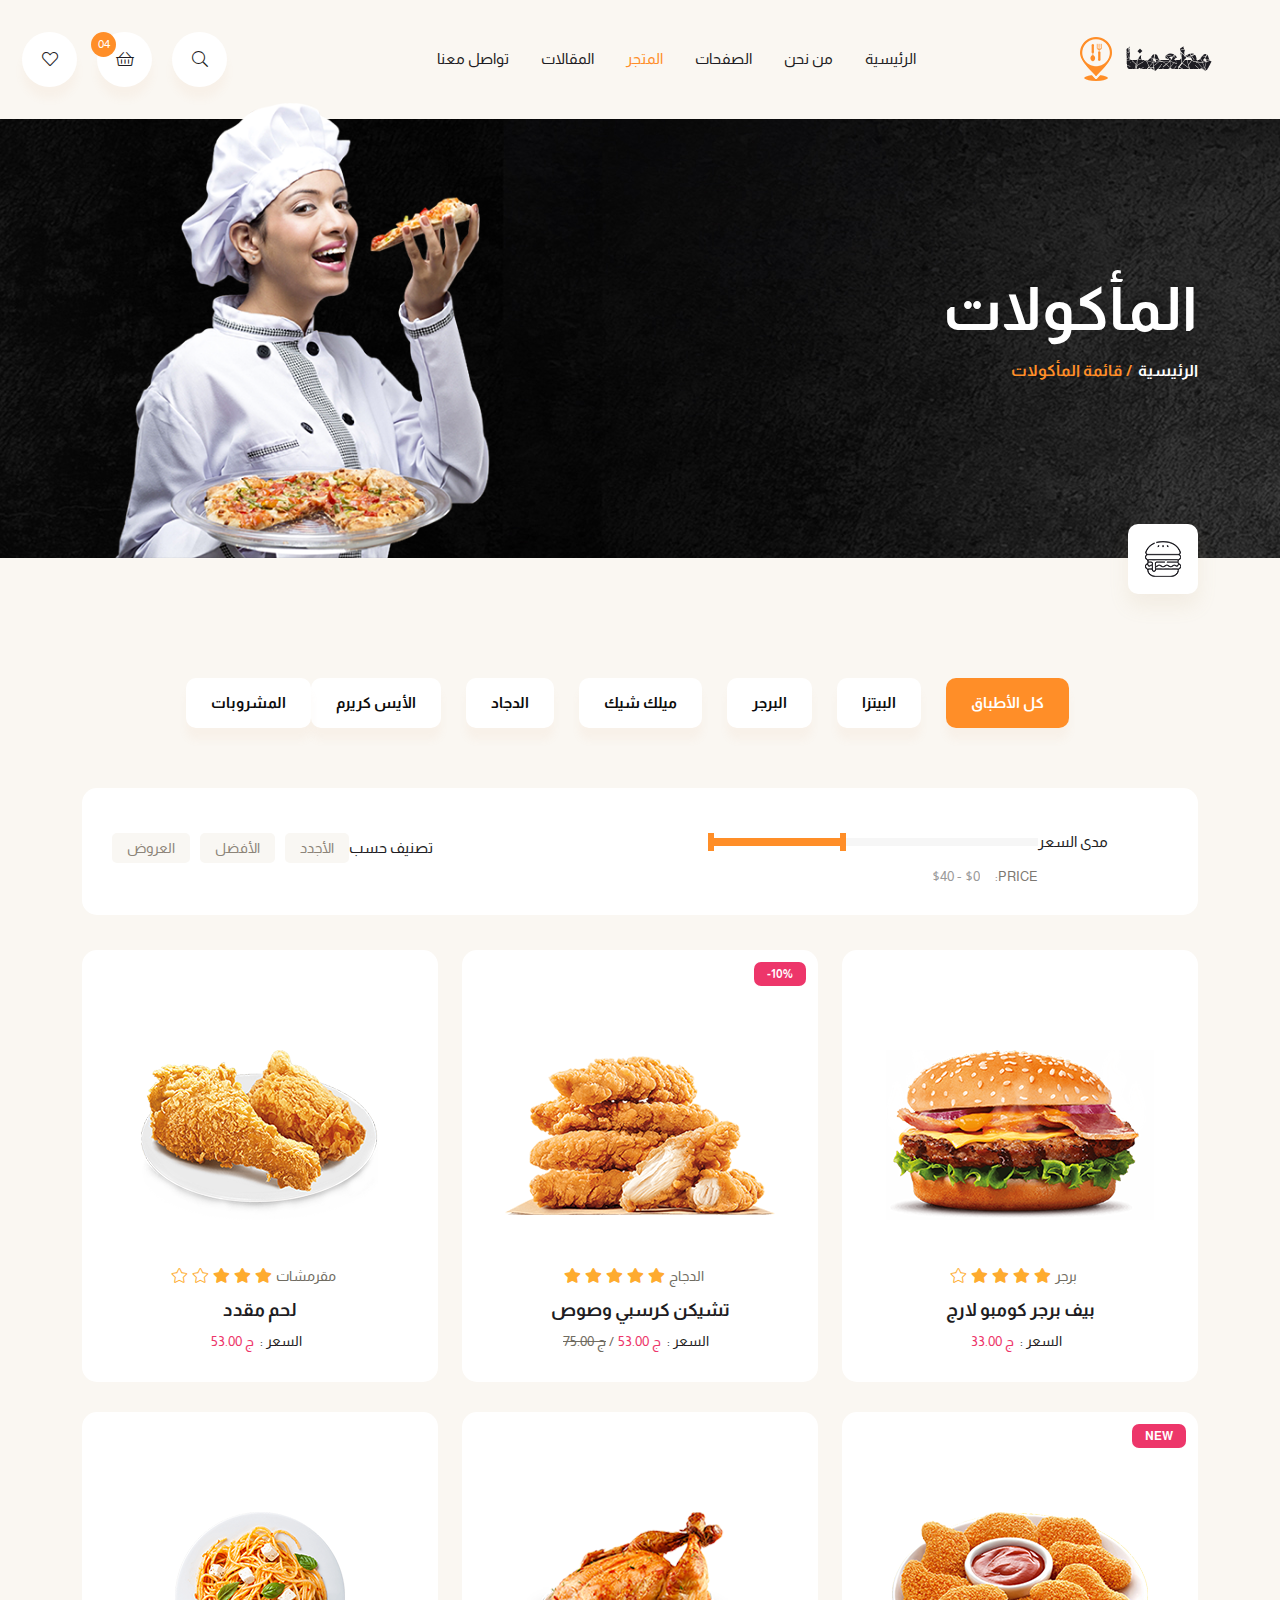
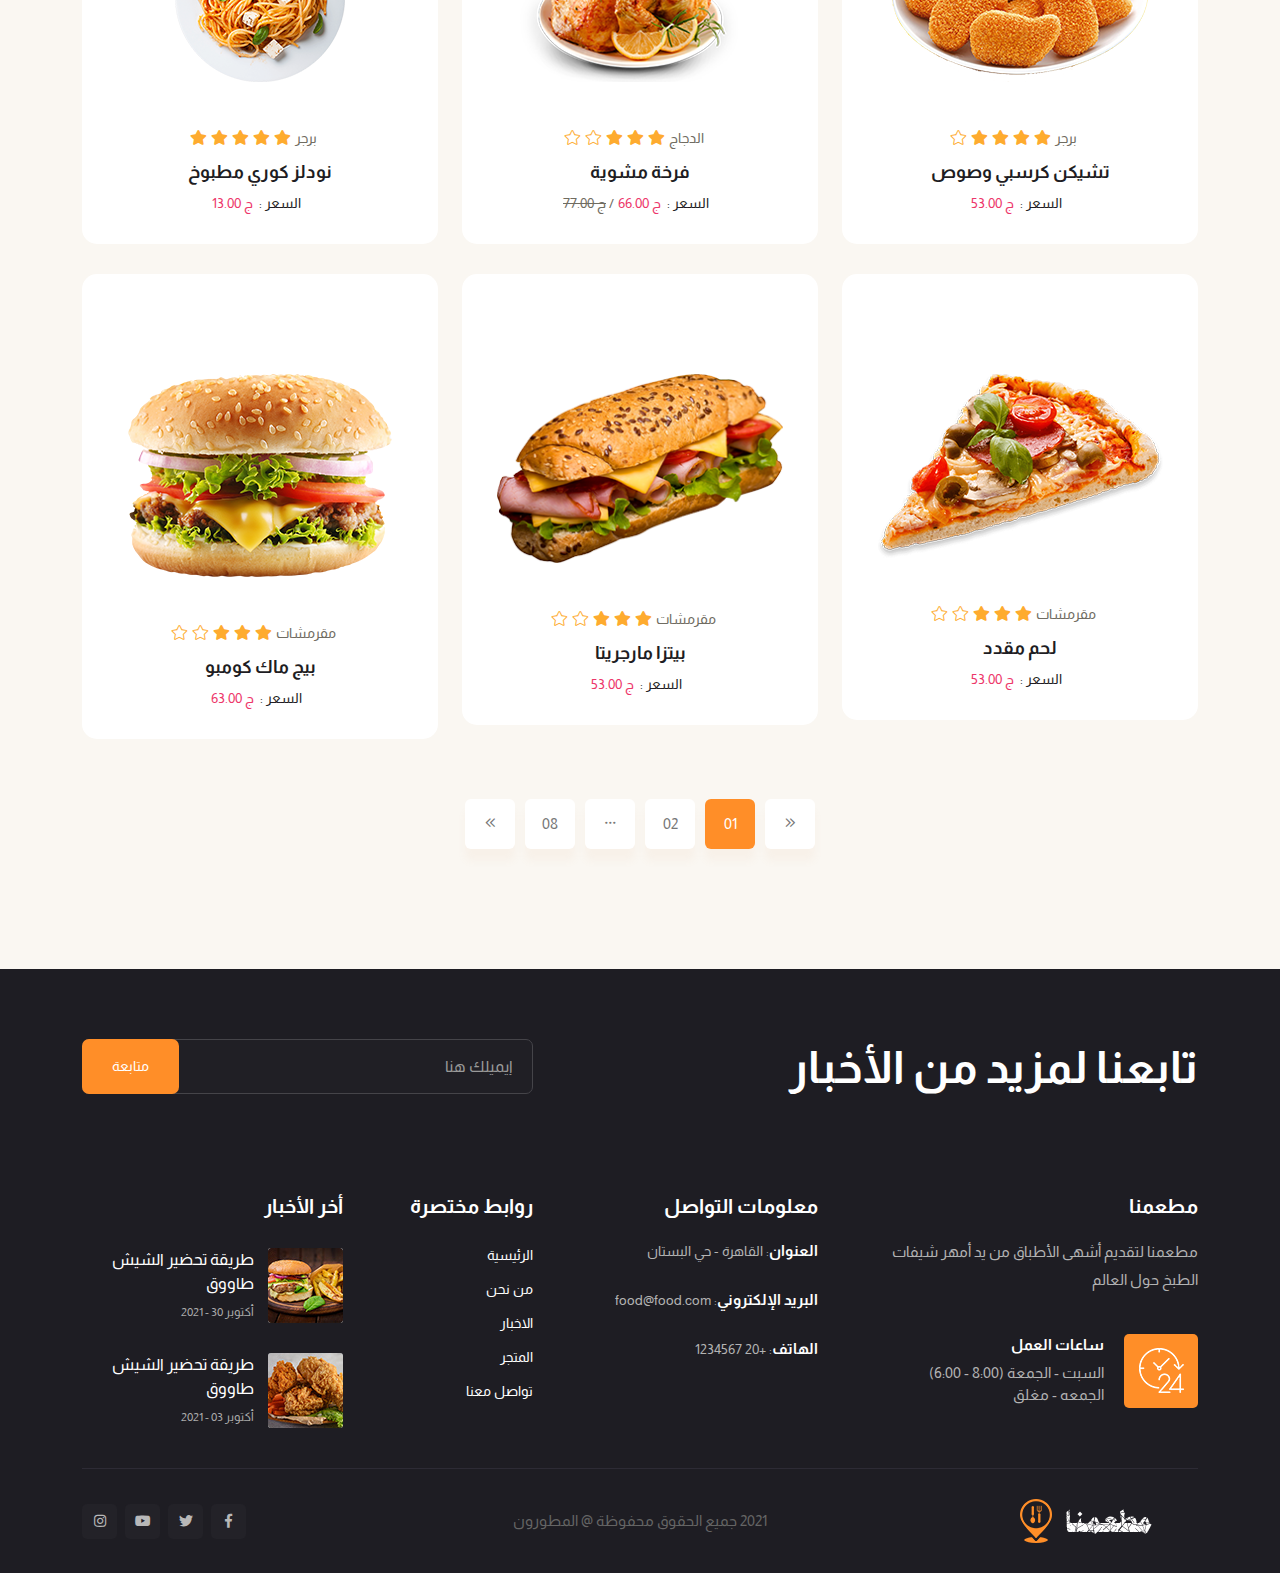
<file: shop.html>
<!doctype html>
<html lang="ar" dir="rtl">

<head>
    <meta charset="utf-8">
    <meta http-equiv="x-ua-compatible" content="ie=edge">
    <meta name="description" content="">
    <meta name="viewport" content="width=device-width, initial-scale=1">

    <title> مطعمنا </title>
    <link rel="shortcut icon" type="image/x-icon" href="assets/img/favicon.png">

    <!-- css include -->
    <link rel="stylesheet" href="assets/css/bootstrap.rtl.min.css">
    <link rel="stylesheet" href="assets/css/fontawesome.css">
    <link rel="stylesheet" href="assets/css/themify-icons.css">
    <link rel="stylesheet" href="assets/css/animate.min.css">
    <link rel="stylesheet" href="assets/css/owl.carousel.min.css">
    <link rel="stylesheet" href="assets/css/magnific-popup.css">
    <link rel="stylesheet" href="assets/css/metisMenu.css">
    <link rel="stylesheet" href="assets/css/jquery-ui.css">
    <link rel="stylesheet" href="assets/css/nice-select.css">
    <link rel="stylesheet" href="assets/css/datepicker.css">
    <link rel="stylesheet" href="assets/css/jquery.timepicker.css">
    <link rel="stylesheet" href="assets/css/common.css">
    <link rel="stylesheet" href="assets/css/style.css">
    <link rel="stylesheet" href="assets/css/responsive.css">
</head>

<body>
    <!-- body wrap start -->
    <div class="body_wrap">

        <!-- backtotop - start -->
        <div id="thetop"></div>
        <div id="backtotop">
            <a href="#" id="scroll">
                <i class="fal fa-arrow-up"></i>
                <i class="fal fa-arrow-up"></i>
            </a>
        </div>
        <!-- backtotop - end -->

        <!-- start Preloader  -->
        <div class="preloder_part">
            <div class="spinner">
                <div class="dot1"></div>
                <div class="dot2"></div>
            </div>
        </div>
        <!-- End Preloader  -->

       <!-- header start -->
       <header class="header_area header_2">
        <div id="sticky-header" class="header_wrap header_space">
            <div class="container-fluid">
                <div class="row align-items-center">
                    <div class="col-lg-2 col-6">
                        <div class="logo">
                            <a href="index.html"><img src="assets/img/logo/logo.png" alt="logo"></a>
                        </div>
                    </div>
                    <div class="col-lg-7 d-none d-lg-block">
                        <div class="main_menu_wrap navbar navbar-expand-lg">
                            <nav class="main_menu collapse navbar-collapse">
                                <ul class="main_menu_list ul_li">
                                    <li class="dropdown">
                                        <a class="nav-link" href="index.html"> الرئيسية </a>
                                        <!-- <ul class="sub-menu">
                                            <li><a href="#"> </a></li>
                                            <li><a href="#"> </a></li>
                                           
                                        </ul> -->
                                    </li>
                                    <li><a class="nav-link" href="about.html"> من نحن </a> </li>
                                    <li class="dropdown">
                                        <a class="nav-link" href="#"> الصفحات </a>
                                        <ul class="sub-menu">
                                            <li><a href="menu.html"> قائمة الأطباق </a></li>
                                            <li><a href="reservation.html"> نموذج حجز </a></li>
                                            <li><a href="history.html"> تاريخنا </a></li>
                                            <li><a href="team.html"> فريقنا المميز </a></li>
                                         </ul>
                                    </li>
                                    <li class="dropdown active">
                                        <a class="nav-link" href="#"> المتجر </a>
                                        <ul class="sub-menu">
                                            <li class="active"><a href="shop.html"> كل المنتجات </a></li>
                                            <li><a href="shop-sidebar.html"> المنتجات </a></li>
                                            <li><a href="shop-details.html"> تفاصيل الوجبة </a></li>
                                            <li><a href="cart.html"> السلة </a></li>
                                            <li><a href="checkout.html"> الدفع </a></li>
                                        </ul>
                                    </li>
                                    <li class="dropdown">
                                        <a class="nav-link" href="blog.html"> المقالات </a>
                                        <ul class="sub-menu">
                                    
                                            <li><a href="blog-details.html"> تفاصيل المقال </a></li>
                                        </ul>
                                    </li>
                                    <li>
                                        <a class="nav-link" href="contact.html"> تواصل معنا </a>
                                    </li>
                                  </ul>
                            </nav>
                        </div>
                    </div>
                    <div class="col-lg-3 col-6">
                        <div class="header_right ul_li_right">
                            <div class="header_carts ul_li">
                                <div class="header_search_wrap">
                                    <div class="icon search_main">
                                        <i class="fal fa-search"></i>
                                        <span><i class="fal fa-times"></i></span>
                                    </div>
                                    <div class="search_form_main">
                                        <form role="search" method="get" action="#"> 
                                            <input type="text" placeholder=" كلمات البحث "> 
                                            <button type="submit"><i class="ti-search"></i></button>
                                        </form>
                                    </div>
                                </div>
                                <div class="hamburger_menu">
                                    <a href="javascript:void(0);">
                                        <div class="icon cart_btn d-none d-lg-block">
                                            <i class="fal fa-shopping-basket"></i>
                                            <small class="cart_counter">04</small>
                                        </div>
                                        <div class="icon bar d-lg-none">
                                            <span><i class="fal fa-bars"></i></span>
                                        </div>
                                    </a>
                                </div>
                                <a class="icon cart_wishlist d-none d-lg-block" href="#">
                                    <i class="fal fa-heart"></i>
                                </a>
                            </div>
                        </div>
                    </div>
                </div>
            </div>
        </div>
    </header>
    <!-- header end -->

        <!-- slide-bar start -->
        <aside class="slide-bar">
            <div class="close-mobile-menu">
                <a href="javascript:void(0);"><i class="fal fa-times"></i></a>
            </div>

             <!-- sidebar-info start -->
             <div class="cart_sidebar">
                <h2 class="heading_title text-uppercase"> محتويات السلة :&nbsp; <span>4</span></h2>
                <div class="cart_items_list">
                    <div class="cart_item">
                        <div class="item_image">
                            <img src="assets/img/shop/cart/img_01.jpg" alt="image_not_found">
                        </div>
                        <div class="item_content">
                            <h4 class="item_title">
                               فرخة مشوية على الفحم بالأرز
                            </h4>
                            <span class="item_price">ج 19.00</span>
                            <button type="button" class="remove_btn"><i class="fal fa-times"></i></button>
                        </div>
                    </div>
                    <div class="cart_item">
                        <div class="item_image">
                            <img src="assets/img/shop/cart/img_02.jpg" alt="image_not_found">
                        </div>
                        <div class="item_content">
                            <h4 class="item_title">
                               فرخة مشوية على الفحم بالأرز
                            </h4>
                            <span class="item_price">ج 22.00</span>
                            <button type="button" class="remove_btn"><i class="fal fa-times"></i></button>
                        </div>
                    </div>
                    <div class="cart_item">
                        <div class="item_image">
                            <img src="assets/img/shop/cart/img_03.jpg" alt="image_not_found">
                        </div>
                        <div class="item_content">
                            <h4 class="item_title">
                               فرخة مشوية على الفحم بالأرز
                            </h4>
                            <span class="item_price">ج 43.00</span>
                            <button type="button" class="remove_btn"><i class="fal fa-times"></i></button>
                        </div>
                    </div>
                    <div class="cart_item">
                        <div class="item_image">
                            <img src="assets/img/shop/cart/img_04.jpg" alt="image_not_found">
                        </div>
                        <div class="item_content">
                            <h4 class="item_title">
                               فرخة مشوية على الفحم بالأرز
                            </h4>
                            <span class="item_price">ج 14.00</span>
                            <button type="button" class="remove_btn"><i class="fal fa-times"></i></button>
                        </div>
                    </div>
                </div>
                <div class="total_price text-uppercase">
                    <span> الإجمالي </span>
                    <span>ج 87.00</span>
                </div>
                <ul class="btns_group ul_li">
                    <li><a href="cart.html" class="thm_btn text-uppercase"> عرض السلة </a></li>
                    <li><a href="checkout.html" class="thm_btn thm_btn-2 text-uppercase"> إكمال الدفع </a></li>
                </ul>
            </div>
            <!-- sidebar-info end -->

             <!-- side-mobile-menu start -->
             <nav class="side-mobile-menu">
                <div class="header-mobile-search">
                    <form role="search" method="get" action="#">
                        <input type="text" placeholder="Search Keywords">
                        <button type="submit"><i class="ti-search"></i></button>
                    </form>
                </div>
                <ul id="mobile-menu-active">
                    <li class="dropdown"><a href="index.html"> الرئيسية </a>
                        
                    </li>
                    <li><a href="about.html"> من نحن </a></li>
                    <li class="dropdown">
                        <a href="#"> الصفحات </a>
                        <ul class="sub-menu">
                            <li><a href="menu.html"> قائمة الأطباق </a></li>
                            <li><a href="reservation.html"> نموذج حجز </a></li>
                            <li><a href="history.html"> تاريخنا </a></li>
                            <li class="active"><a href="team.html"> فريقنا المميز </a></li>
                         </ul>
                    </li>
                    <li class="dropdown">
                        <a href="#"> المتجر </a>
                        <ul class="sub-menu">
                            <li><a href="shop.html"> كل المنتجات </a></li>
                            <li><a href="shop-sidebar.html"> المنتجات </a></li>
                            <li><a href="shop-details.html"> تفاصيل الوجبة </a></li>
                            <li><a href="cart.html"> السلة </a></li>
                            <li><a href="checkout.html"> الدفع </a></li>
                        </ul>
                    </li>
                    <li class="dropdown">
                        <a class="nav-link" href="blog.html"> المقالات </a>
                        <ul class="sub-menu">
                    
                            <li><a href="blog-details.html"> تفاصيل المقال </a></li>
                        </ul>
                    </li>
                    <li>
                        <a class="nav-link" href="contact.html"> تواصل معنا </a>
                    </li>
                </ul>
            </nav>
            <!-- side-mobile-menu end -->
        </aside>
        <div class="body-overlay"></div>
        <!-- slide-bar end -->

        <!-- main body end -->
        <main>

            <!-- page title start -->
            <section class="page_title_area" data-background="assets/img/bg/page_title.jpg">
                <div class="container">
                   <div class="row">
                       <div class="col-lg-8">
                            <div class="page_title">
                                <h1> المأكولات </h1>
                                <ul class="breadcrumb_nav ul_li">
                                    <li><a href="index.html"> الرئيسية </a></li>
                                    <li> قائمة المأكولات </li>
                                </ul>
                            </div>
                       </div>
                       <div class="col-lg-4">
                           <div class="page_title_img">
                               <img src="assets/img/bg/page_title_img.png" alt="">
                           </div>
                       </div>
                   </div>
                </div>
                <div class="breadcrumb_icon_wrap">
                    <div class="container">
                        <div class="breadcrumb_icon">
                            <img src="assets/img/icon/bc_icon.png" alt="">
                        </div>
                    </div>
                </div>
            </section>
            <!-- page title end -->

            <!-- shop start -->
            <section class="shop_area pt-120 pb-120">
                <div class="container">
                    <div class="row">
                        <div class="col-12">
                            <div class="masonry_active mb-40">
                                <button class="active" data-filter="*"> كل الأطباق </button>
                                <button data-filter=".cat1"> البيتزا </button>
                                <button data-filter=".cat2"> البرجر </button>
                                <button data-filter=".cat3"> ميلك شيك </button>
                                <button data-filter=".cat4"> الدجاد </button>
                                <button data-filter=".cat5"> الأيس كريرم </button>
                                <button data-filter=".cat6"> المشروبات </button>
                            </div>
                        </div>
                    </div>
                    <div class="shop_filter_bar">
                        <div class="row">
                            <div class="col-lg-6">
                                <form action="#">
                                    <div class="pricing_range">
                                        <h4 class="item_title text-uppercase"> مدى السعر </h4>
                                        <div class="price-range-area">
                                            <div id="slider-range" class="slider-range"></div>
                                            <div class="price-text d-flex align-items-center">
                                                <span>Price:</span>
                                                <input type="text" id="amount" readonly>
                                            </div>
                                        </div>
                                    </div>
                                </form>
                            </div>
                            <div class="col-lg-6">
                                <div class="shop_filter_tags">
                                    <h4 class="item_title text-uppercase"> تصنيف حسب </h4>
                                    <ul class="ul_li">
                                        <li><a href="#!"> الأجدد </a></li>
                                        <li><a href="#!"> الأفضل </a></li>
                                        <li><a href="#!"> العروض </a></li>
                                       
                                    </ul>
                                </div>
                            </div>
                        </div>
                    </div>
                    <div class="row grid">
                        <div class="col-lg-4 col-md-6 col-sm-6 grid-item mb-30 cat1 cat4 cat5">
                            <div class="shop_single white_bg">
                                <div class="thumb text-center">
                                    <a class="image" href="shop-details.html"><img src="assets/img/shop/img_01.png" alt=""></a>
                                    <div class="actions">
                                        <a href="#" class="action"><i class="fal fa-shopping-basket"></i></a>
                                        <a href="#" class="action"><i class="fal fa-heart"></i></a>
                                        <a href="#" class="action"><i class="fal fa-eye"></i></a>
                                    </div>
                                </div>
                                <div class="content">
                                    <div class="s_top ul_li">
                                        <span class="cat"> مقرمشات </span>
                                        <ul class="rating_star ul_li">
                                            <li><i class="fas fa-star"></i></li>
                                            <li><i class="fas fa-star"></i></li>
                                            <li><i class="fas fa-star"></i></li>
                                            <li><i class="fal fa-star"></i></li>
                                            <li><i class="fal fa-star"></i></li>
                                        </ul>
                                    </div>
                                    <h3 class="title"><a href="shop-details.html"> لحم مقدد  </a></h3>
                                    <div class="s_bottom ul_li">
                                        <span class="price"> &nbsp;  السعر : &nbsp;</span>
                                        <span> ج 53.00</span>
                                    </div>
                                </div>
                            </div>
                        </div>
                        <div class="col-lg-4 col-md-6 col-sm-6 grid-item mb-30 cat3 cat2 cat6">
                            <div class="shop_single white_bg">
                                <div class="thumb text-center">
                                    <a class="image" href="shop-details.html"><img src="assets/img/shop/img_02.png" alt=""></a>
                                    <div class="actions">
                                        <a href="#" class="action"><i class="fal fa-shopping-basket"></i></a>
                                        <a href="#" class="action"><i class="fal fa-heart"></i></a>
                                        <a href="#" class="action"><i class="fal fa-eye"></i></a>
                                    </div>
                                    <span class="badge">10%-</span>
                                </div>
                                <div class="content">
                                    <div class="s_top ul_li">
                                        <span class="cat"> الدجاج </span>
                                        <ul class="rating_star ul_li">
                                            <li><i class="fas fa-star"></i></li>
                                            <li><i class="fas fa-star"></i></li>
                                            <li><i class="fas fa-star"></i></li>
                                            <li><i class="fas fa-star"></i></li>
                                            <li><i class="fas fa-star"></i></li>
                                        </ul>
                                    </div>
                                    <h3 class="title"><a href="shop-details.html"> تشيكن كرسبي وصوص </a></h3>
                                    <div class="s_bottom ul_li">
                                        <span class="price"> &nbsp;  السعر : &nbsp;</span>
                                        <span class="new"> ج 53.00</span>
                                        <span class="old">ج 75.00</span>
                                    </div>
                                </div>
                            </div>
                        </div>
                        <div class="col-lg-4 col-md-6 col-sm-6 grid-item mb-30 cat4 cat1 cat3 cat5">
                            <div class="shop_single white_bg">
                                <div class="thumb text-center">
                                    <a class="image" href="shop-details.html"><img src="assets/img/shop/img_03.png" alt=""></a>
                                    <div class="actions">
                                        <a href="#" class="action"><i class="fal fa-shopping-basket"></i></a>
                                        <a href="#" class="action"><i class="fal fa-heart"></i></a>
                                        <a href="#" class="action"><i class="fal fa-eye"></i></a>
                                    </div>
                                </div>
                                <div class="content">
                                    <div class="s_top ul_li">
                                        <span class="cat"> برجر </span>
                                        <ul class="rating_star ul_li">
                                            <li><i class="fas fa-star"></i></li>
                                            <li><i class="fas fa-star"></i></li>
                                            <li><i class="fas fa-star"></i></li>
                                            <li><i class="fas fa-star"></i></li>
                                            <li><i class="fal fa-star"></i></li>
                                        </ul>
                                    </div>
                                    <h3 class="title"><a href="shop-details.html"> بيف برجر كومبو لارج </a></h3>
                                    <div class="s_bottom ul_li">
                                        <span class="price"> &nbsp;  السعر : &nbsp;</span>
                                        <span> ج 33.00</span>
                                    </div>
                                </div>
                            </div>
                        </div>
                        <div class="col-lg-4 col-md-6 col-sm-6 grid-item mb-30 cat3 cat1 cat6">
                            <div class="shop_single white_bg">
                                <div class="thumb text-center">
                                    <a class="image" href="shop-details.html"><img src="assets/img/shop/img_04.png" alt=""></a>
                                    <div class="actions">
                                        <a href="#" class="action"><i class="fal fa-shopping-basket"></i></a>
                                        <a href="#" class="action"><i class="fal fa-heart"></i></a>
                                        <a href="#" class="action"><i class="fal fa-eye"></i></a>
                                    </div>
                                </div>
                                <div class="content">
                                    <div class="s_top ul_li">
                                        <span class="cat"> برجر </span>
                                        <ul class="rating_star ul_li">
                                            <li><i class="fas fa-star"></i></li>
                                            <li><i class="fas fa-star"></i></li>
                                            <li><i class="fas fa-star"></i></li>
                                            <li><i class="fas fa-star"></i></li>
                                            <li><i class="fas fa-star"></i></li>
                                        </ul>
                                    </div>
                                    <h3 class="title"><a href="shop-details.html"> نودلز كوري مطبوخ </a></h3>
                                    <div class="s_bottom ul_li">
                                        <span class="price"> &nbsp;  السعر : &nbsp;</span>
                                        <span> ج 13.00</span>
                                    </div>
                                </div>
                            </div>
                        </div>
                        <div class="col-lg-4 col-md-6 col-sm-6 grid-item mb-30 cat1 cat2 cat5">
                            <div class="shop_single white_bg">
                                <div class="thumb text-center">
                                    <a class="image" href="shop-details.html"><img src="assets/img/shop/img_05.png" alt=""></a>
                                    <div class="actions">
                                        <a href="#" class="action"><i class="fal fa-shopping-basket"></i></a>
                                        <a href="#" class="action"><i class="fal fa-heart"></i></a>
                                        <a href="#" class="action"><i class="fal fa-eye"></i></a>
                                    </div>
                                </div>
                                <div class="content">
                                    <div class="s_top ul_li">
                                        <span class="cat"> الدجاج </span>
                                        <ul class="rating_star ul_li">
                                            <li><i class="fas fa-star"></i></li>
                                            <li><i class="fas fa-star"></i></li>
                                            <li><i class="fas fa-star"></i></li>
                                            <li><i class="fal fa-star"></i></li>
                                            <li><i class="fal fa-star"></i></li>
                                        </ul>
                                    </div>
                                    <h3 class="title"><a href="shop-details.html"> فرخة مشوية </a></h3>
                                    <div class="s_bottom ul_li">
                                        <span class="price"> &nbsp;  السعر : &nbsp;</span>
                                        <span class="new"> ج 66.00</span>
                                        <span class="old">ج 77.00</span>
                                    </div>
                                </div>
                            </div>
                        </div>
                        <div class="col-lg-4 col-md-6 col-sm-6 grid-item mb-30 cat3 cat4 cat2">
                            <div class="shop_single white_bg">
                                <div class="thumb text-center">
                                    <a class="image" href="shop-details.html"><img src="assets/img/shop/img_06.png" alt=""></a>
                                    <div class="actions">
                                        <a href="#" class="action"><i class="fal fa-shopping-basket"></i></a>
                                        <a href="#" class="action"><i class="fal fa-heart"></i></a>
                                        <a href="#" class="action"><i class="fal fa-eye"></i></a>
                                    </div>
                                    <span class="badge">New</span>
                                </div>
                                <div class="content">
                                    <div class="s_top ul_li">
                                        <span class="cat"> برجر </span>
                                        <ul class="rating_star ul_li">
                                            <li><i class="fas fa-star"></i></li>
                                            <li><i class="fas fa-star"></i></li>
                                            <li><i class="fas fa-star"></i></li>
                                            <li><i class="fas fa-star"></i></li>
                                            <li><i class="fal fa-star"></i></li>
                                        </ul>
                                    </div>
                                    <h3 class="title"><a href="shop-details.html"> تشيكن كرسبي وصوص </a></h3>
                                    <div class="s_bottom ul_li">
                                        <span class="price"> &nbsp;  السعر : &nbsp;</span>
                                        <span> ج 53.00</span>
                                    </div>
                                </div>
                            </div>
                        </div>
                        <div class="col-lg-4 col-md-6 col-sm-6 grid-item mb-30 cat3 cat2 cat6">
                            <div class="shop_single white_bg">
                                <div class="thumb text-center">
                                    <a class="image" href="shop-details.html"><img src="assets/img/shop/img_07.png" alt=""></a>
                                    <div class="actions">
                                        <a href="#" class="action"><i class="fal fa-shopping-basket"></i></a>
                                        <a href="#" class="action"><i class="fal fa-heart"></i></a>
                                        <a href="#" class="action"><i class="fal fa-eye"></i></a>
                                    </div>
                                </div>
                                <div class="content">
                                    <div class="s_top ul_li">
                                        <span class="cat"> مقرمشات </span>
                                        <ul class="rating_star ul_li">
                                            <li><i class="fas fa-star"></i></li>
                                            <li><i class="fas fa-star"></i></li>
                                            <li><i class="fas fa-star"></i></li>
                                            <li><i class="fal fa-star"></i></li>
                                            <li><i class="fal fa-star"></i></li>
                                        </ul>
                                    </div>
                                    <h3 class="title"><a href="shop-details.html"> بيج ماك كومبو </a></h3>
                                    <div class="s_bottom ul_li">
                                        <span class="price"> &nbsp;  السعر : &nbsp;</span>
                                        <span> ج 63.00</span>
                                    </div>
                                </div>
                            </div>
                        </div>
                        <div class="col-lg-4 col-md-6 col-sm-6 grid-item mb-30 cat4 cat1 cat3 cat5">
                            <div class="shop_single white_bg">
                                <div class="thumb text-center">
                                    <a class="image" href="shop-details.html"><img src="assets/img/shop/img_08.png" alt=""></a>
                                    <div class="actions">
                                        <a href="#" class="action"><i class="fal fa-shopping-basket"></i></a>
                                        <a href="#" class="action"><i class="fal fa-heart"></i></a>
                                        <a href="#" class="action"><i class="fal fa-eye"></i></a>
                                    </div>
                                </div>
                                <div class="content">
                                    <div class="s_top ul_li">
                                        <span class="cat"> مقرمشات </span>
                                        <ul class="rating_star ul_li">
                                            <li><i class="fas fa-star"></i></li>
                                            <li><i class="fas fa-star"></i></li>
                                            <li><i class="fas fa-star"></i></li>
                                            <li><i class="fal fa-star"></i></li>
                                            <li><i class="fal fa-star"></i></li>
                                        </ul>
                                    </div>
                                    <h3 class="title"><a href="shop-details.html"> بيتزا مارجريتا </a></h3>
                                    <div class="s_bottom ul_li">
                                        <span class="price"> &nbsp;  السعر : &nbsp;</span>
                                        <span> ج 53.00</span>
                                    </div>
                                </div>
                            </div>
                        </div>
                        <div class="col-lg-4 col-md-6 col-sm-6 grid-item mb-30 cat3 cat1 cat5">
                            <div class="shop_single white_bg">
                                <div class="thumb text-center">
                                    <a class="image" href="shop-details.html"><img src="assets/img/shop/img_09.png" alt=""></a>
                                    <div class="actions">
                                        <a href="#" class="action"><i class="fal fa-shopping-basket"></i></a>
                                        <a href="#" class="action"><i class="fal fa-heart"></i></a>
                                        <a href="#" class="action"><i class="fal fa-eye"></i></a>
                                    </div>
                                </div>
                                <div class="content">
                                    <div class="s_top ul_li">
                                        <span class="cat"> مقرمشات </span>
                                        <ul class="rating_star ul_li">
                                            <li><i class="fas fa-star"></i></li>
                                            <li><i class="fas fa-star"></i></li>
                                            <li><i class="fas fa-star"></i></li>
                                            <li><i class="fal fa-star"></i></li>
                                            <li><i class="fal fa-star"></i></li>
                                        </ul>
                                    </div>
                                    <h3 class="title"><a href="shop-details.html"> لحم مقدد  </a></h3>
                                    <div class="s_bottom ul_li">
                                        <span class="price"> &nbsp;  السعر : &nbsp;</span>
                                        <span> ج 53.00</span>
                                    </div>
                                </div>
                            </div>
                        </div>
                    </div>
                    <div class="row">
                        <div class="col-12">
                            <div class="pagination_wrap pt-30">
                                <ul>
                                    <li><a href="#"><i class="fal fa-angle-double-right"></i></a></li>
                                    <li><a href="#" class="current_page">01</a></li>
                                    <li><a href="#">02</a></li>
                                    <li><a href="#"><i class="fal fa-ellipsis-h"></i></a></li>
                                    <li><a href="#">08</a></li>
                                    <li><a href="#"><i class="fal fa-angle-double-left"></i></a></li>
                                </ul>
                            </div>
                        </div>
                    </div>
                </div>
            </section>
            <!-- shop end -->

            
        </main>
        <!-- main body end -->

        <!-- footer start -->
        <footer id="Footer" class="footer-area footer_bg">
       
        </footer>
        <!-- footer end -->

    </div>
    <!-- body wrap end -->

    <!-- jquery include -->
    <script src="assets/js/jquery-3.5.0.min.js"></script>
    <script src="assets/js/bootstrap.bundle.min.js"></script>
    <script src="assets/js/owl.carousel.min.js"></script>
    <script src="assets/js/metisMenu.min.js"></script>
    <script src="assets/js/wow.min.js"></script>
    <script src="assets/js/jquery.nice-select.min.js"></script>
    <script src="assets/js/jquery-ui.js"></script>
    <script src="assets/js/datepicker.js"></script>
    <script src="assets/js/jquery.timepicker.min.js"></script>
    <script src="assets/js/isotope.pkgd.min.js"></script>
    <script src="assets/js/imagesloaded.pkgd.min.js"></script>
    <script src="assets/js/jquery.magnific-popup.min.js"></script>
    <script src="assets/js/main.js"></script>
    <script>
        $('#Footer').load('Footer.html')
    </script>
</body>

</html>
</file>
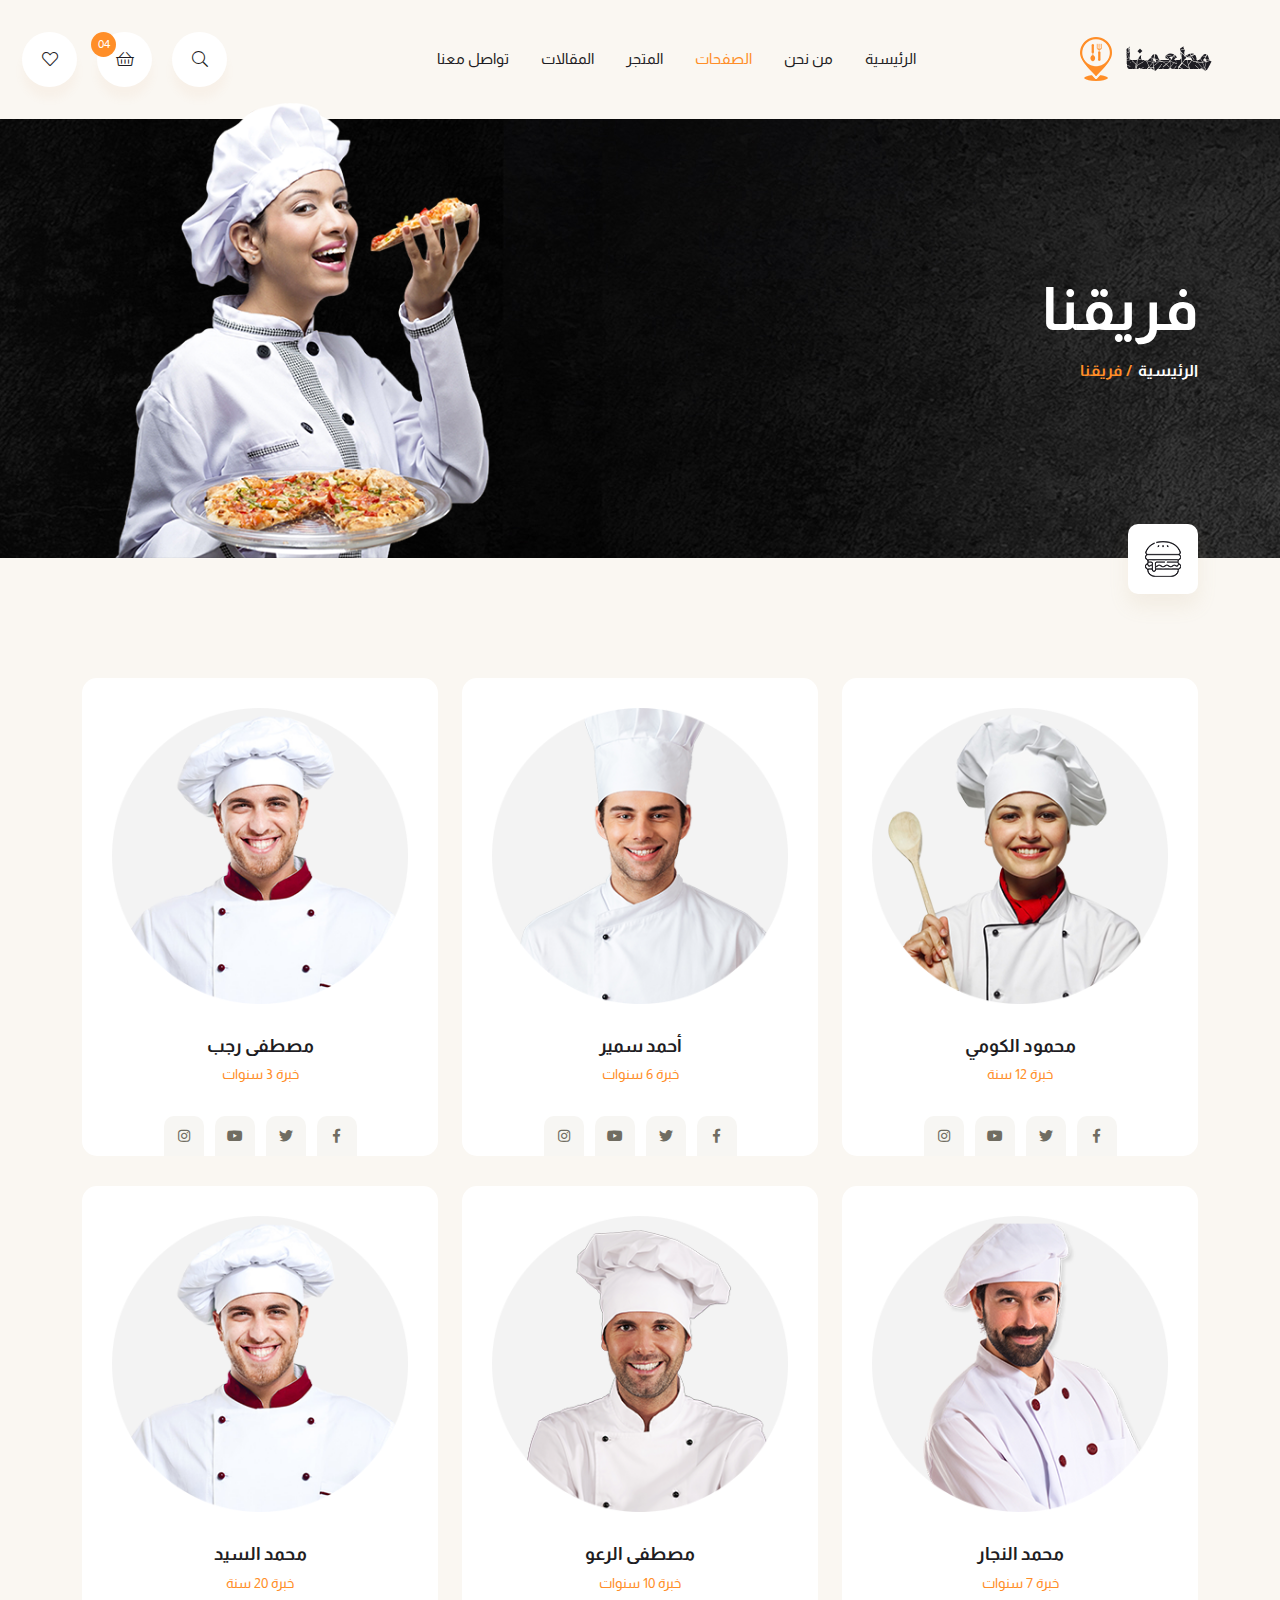
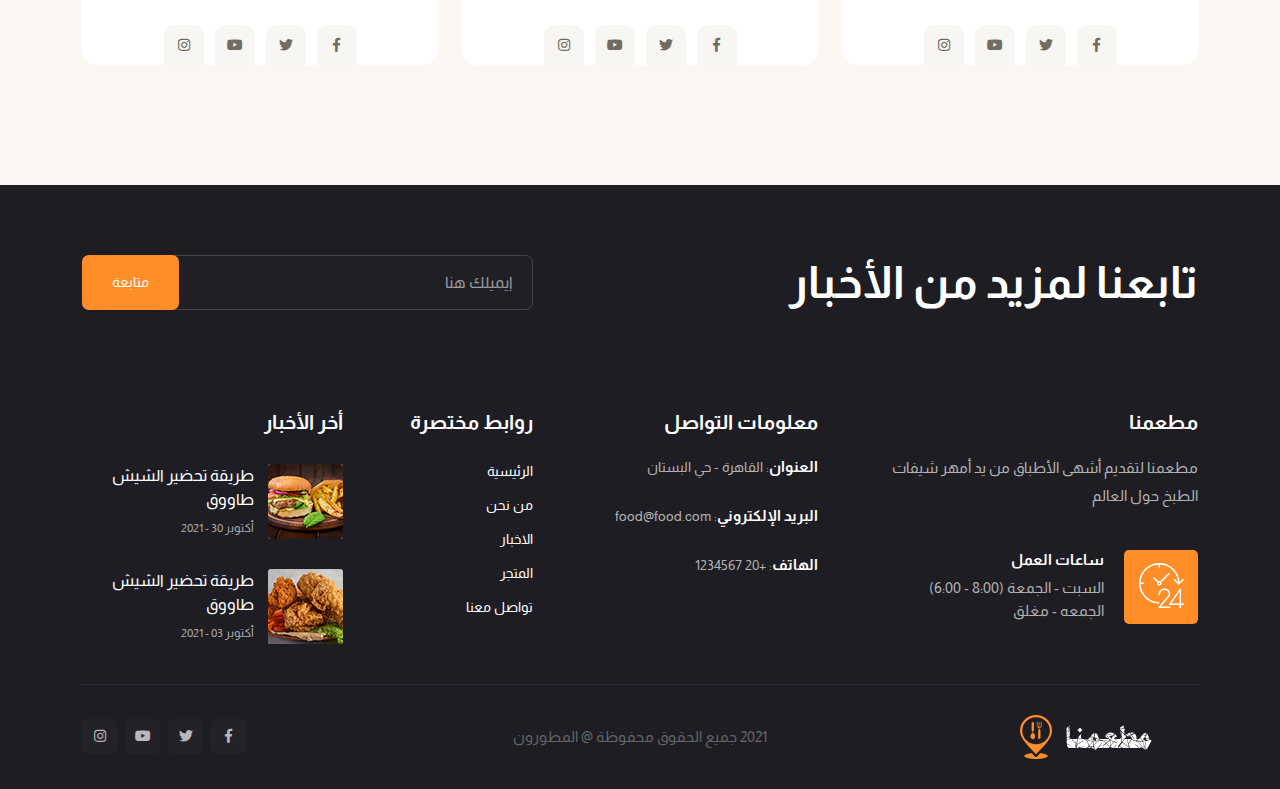
<file: team - Copy.html>
<!doctype html>
<html lang="ar" dir="rtl">

<head>
    <meta charset="utf-8">
    <meta http-equiv="x-ua-compatible" content="ie=edge">
    <meta name="description" content="">
    <meta name="viewport" content="width=device-width, initial-scale=1">

    <title> مطعم </title>
    <link rel="shortcut icon" type="image/x-icon" href="assets/img/favicon.png">

    <!-- css include -->
    <link rel="stylesheet" href="assets/css/bootstrap.rtl.min.css">
    <link rel="stylesheet" href="assets/css/fontawesome.css">
    <link rel="stylesheet" href="assets/css/themify-icons.css">
    <link rel="stylesheet" href="assets/css/animate.min.css">
    <link rel="stylesheet" href="assets/css/owl.carousel.min.css">
    <link rel="stylesheet" href="assets/css/magnific-popup.css">
    <link rel="stylesheet" href="assets/css/metisMenu.css">
    <link rel="stylesheet" href="assets/css/jquery-ui.css">
    <link rel="stylesheet" href="assets/css/nice-select.css">
    <link rel="stylesheet" href="assets/css/datepicker.css">
    <link rel="stylesheet" href="assets/css/jquery.timepicker.css">
    <link rel="stylesheet" href="assets/css/common.css">
    <link rel="stylesheet" href="assets/css/style.css">
    <link rel="stylesheet" href="assets/css/responsive.css">
</head>

<body>
    <!-- body wrap start -->
    <div class="body_wrap">

        <!-- backtotop - start -->
        <div id="thetop"></div>
        <div id="backtotop">
            <a href="#" id="scroll">
                <i class="fal fa-arrow-up"></i>
                <i class="fal fa-arrow-up"></i>
            </a>
        </div>
        <!-- backtotop - end -->

        <!-- start Preloader  -->
        <div class="preloder_part">
            <div class="spinner">
                <div class="dot1"></div>
                <div class="dot2"></div>
            </div>
        </div>
        <!-- End Preloader  -->

        <!-- header start -->
        <header class="header_area header_2">
            <div id="sticky-header" class="header_wrap header_space">
                <div class="container-fluid">
                    <div class="row align-items-center">
                        <div class="col-lg-2 col-6">
                            <div class="logo">
                                <a href="index.html"><img src="assets/img/logo/logo.png" alt="logo"></a>
                            </div>
                        </div>
                        <div class="col-lg-7 d-none d-lg-block">
                            <div class="main_menu_wrap navbar navbar-expand-lg">
                                <nav class="main_menu collapse navbar-collapse">
                                    <ul class="main_menu_list ul_li">
                                        <li class="dropdown">
                                            <a class="nav-link" href="index.html"> الرئيسية </a>
                                            <!-- <ul class="sub-menu">
                                                <li><a href="#"> </a></li>
                                                <li><a href="#"> </a></li>
                                               
                                            </ul> -->
                                        </li>
                                        <li><a class="nav-link" href="about.html"> من نحن </a> </li>
                                        <li class="dropdown active">
                                            <a class="nav-link" href="#"> الصفحات </a>
                                            <ul class="sub-menu">
                                                <li><a href="menu.html"> قائمة الأطباق </a></li>
                                                <li><a href="reservation.html"> نموذج حجز </a></li>
                                                <li><a href="history.html"> تاريخنا </a></li>
                                                <li class="active"><a href="team.html"> فريقنا المميز </a></li>
                                             </ul>
                                        </li>
                                        <li class="dropdown">
                                            <a class="nav-link" href="#"> المتجر </a>
                                            <ul class="sub-menu">
                                                <li><a href="shop.html"> كل المنتجات </a></li>
                                                <li><a href="shop-sidebar.html"> المنتجات </a></li>
                                                <li><a href="shop-details.html"> تفاصيل الوجبة </a></li>
                                                <li><a href="cart.html"> السلة </a></li>
                                                <li><a href="checkout.html"> الدفع </a></li>
                                            </ul>
                                        </li>
                                        <li class="dropdown">
                                            <a class="nav-link" href="blog.html"> المقالات </a>
                                            <ul class="sub-menu">
                                        
                                                <li><a href="blog-details.html"> تفاصيل المقال </a></li>
                                            </ul>
                                        </li>
                                        <li>
                                            <a class="nav-link" href="contact.html"> تواصل معنا </a>
                                        </li>
                                      </ul>
                                </nav>
                            </div>
                        </div>
                        <div class="col-lg-3 col-6">
                            <div class="header_right ul_li_right">
                                <div class="header_carts ul_li">
                                    <div class="header_search_wrap">
                                        <div class="icon search_main">
                                            <i class="fal fa-search"></i>
                                            <span><i class="fal fa-times"></i></span>
                                        </div>
                                        <div class="search_form_main">
                                            <form role="search" method="get" action="#"> 
                                                <input type="text" placeholder=" كلمات البحث "> 
                                                <button type="submit"><i class="ti-search"></i></button>
                                            </form>
                                        </div>
                                    </div>
                                    <div class="hamburger_menu">
                                        <a href="javascript:void(0);">
                                            <div class="icon cart_btn d-none d-lg-block">
                                                <i class="fal fa-shopping-basket"></i>
                                                <small class="cart_counter">04</small>
                                            </div>
                                            <div class="icon bar d-lg-none">
                                                <span><i class="fal fa-bars"></i></span>
                                            </div>
                                        </a>
                                    </div>
                                    <a class="icon cart_wishlist d-none d-lg-block" href="#">
                                        <i class="fal fa-heart"></i>
                                    </a>
                                </div>
                            </div>
                        </div>
                    </div>
                </div>
            </div>
        </header>
        <!-- header end -->

        <!-- slide-bar start -->
        <aside class="slide-bar">
            <div class="close-mobile-menu">
                <a href="javascript:void(0);"><i class="fal fa-times"></i></a>
            </div>

             <!-- sidebar-info start -->
             <div class="cart_sidebar">
                <h2 class="heading_title text-uppercase"> محتويات السلة :&nbsp; <span>87</span></h2>
                <div class="cart_items_list">
                    <div class="cart_item">
                        <div class="item_image">
                            <img src="assets/img/shop/cart/img_01.jpg" alt="image_not_found">
                        </div>
                        <div class="item_content">
                            <h4 class="item_title">
                               فرخة مشوية على الفحم بالأرز
                            </h4>
                            <span class="item_price">ج 19.00</span>
                            <button type="button" class="remove_btn"><i class="fal fa-times"></i></button>
                        </div>
                    </div>
                    <div class="cart_item">
                        <div class="item_image">
                            <img src="assets/img/shop/cart/img_02.jpg" alt="image_not_found">
                        </div>
                        <div class="item_content">
                            <h4 class="item_title">
                               فرخة مشوية على الفحم بالأرز
                            </h4>
                            <span class="item_price">ج 22.00</span>
                            <button type="button" class="remove_btn"><i class="fal fa-times"></i></button>
                        </div>
                    </div>
                    <div class="cart_item">
                        <div class="item_image">
                            <img src="assets/img/shop/cart/img_03.jpg" alt="image_not_found">
                        </div>
                        <div class="item_content">
                            <h4 class="item_title">
                               فرخة مشوية على الفحم بالأرز
                            </h4>
                            <span class="item_price">ج 43.00</span>
                            <button type="button" class="remove_btn"><i class="fal fa-times"></i></button>
                        </div>
                    </div>
                    <div class="cart_item">
                        <div class="item_image">
                            <img src="assets/img/shop/cart/img_04.jpg" alt="image_not_found">
                        </div>
                        <div class="item_content">
                            <h4 class="item_title">
                               فرخة مشوية على الفحم بالأرز
                            </h4>
                            <span class="item_price">ج 14.00</span>
                            <button type="button" class="remove_btn"><i class="fal fa-times"></i></button>
                        </div>
                    </div>
                </div>
                <div class="total_price text-uppercase">
                    <span> الإجمالي </span>
                    <span>ج 87.00</span>
                </div>
                <ul class="btns_group ul_li">
                    <li><a href="cart.html" class="thm_btn text-uppercase"> عرض السلة </a></li>
                    <li><a href="checkout.html" class="thm_btn thm_btn-2 text-uppercase"> إكمال الدفع </a></li>
                </ul>
            </div>
            <!-- sidebar-info end -->

            <!-- side-mobile-menu start -->
            <nav class="side-mobile-menu">
                <div class="header-mobile-search">
                    <form role="search" method="get" action="#">
                        <input type="text" placeholder=" كلمات البحث ">
                        <button type="submit"><i class="ti-search"></i></button>
                    </form>
                </div>
                <ul id="mobile-menu-active">
                    <li class="dropdown"><a href="index.html">Home</a>
                        <ul class="sub-menu">
                            <li><a href="index.html">Home One</a></li>
                            <li><a href="index-2.html">Home Two</a></li>
                            <li><a href="index-3.html">Home Three</a></li>
                        </ul>
                    </li>
                    <li><a href="about.html">About</a></li>
                    <li class="dropdown">
                        <a href="#">Pages</a>
                        <ul class="sub-menu">
                            <li><a href="menu.html">Recipe Menu</a></li>
                            <li><a href="reservation.html">Reservation Form</a></li>
                            <li><a href="history.html">History</a></li>
                            <li><a href="team.html">Team</a></li>
                            <li><a href="faq.html">FAQ</a></li>
                        </ul>
                    </li>
                    <li class="dropdown">
                        <a href="#">Shop</a>
                        <ul class="sub-menu">
                            <li><a href="shop.html">Shop List</a></li>
                            <li><a href="shop-sidebar.html">Shop Sidebar</a></li>
                            <li><a href="shop-details.html">Shop Details</a></li>
                            <li><a href="cart.html">Shop Cart</a></li>
                            <li><a href="checkout.html">Shop Checkout</a></li>
                        </ul>
                    </li>
                    <li class="dropdown">
                        <a href="#">Blog</a>
                        <ul class="sub-menu">
                            <li><a href="blog.html">Blog</a></li>
                            <li><a href="blog-details.html">Blog Details</a></li>
                        </ul>
                    </li>
                    <li><a href="contact.html">Contact</a></li>
                </ul>
            </nav>
            <!-- side-mobile-menu end -->
        </aside>
        <div class="body-overlay"></div>
        <!-- slide-bar end -->

        <!-- main body end -->
        <main>

            <!-- page title start -->
            <section class="page_title_area" data-background="assets/img/bg/page_title.jpg">
                <div class="container">
                   <div class="row">
                       <div class="col-lg-8">
                            <div class="page_title">
                                <h1>  فريقنا  </h1>
                                <ul class="breadcrumb_nav ul_li">
                                    <li><a href="index.html"> الرئيسية </a></li>
                                    <li>  فريقنا  </li>
                                </ul>
                            </div>
                       </div>
                       <div class="col-lg-4">
                           <div class="page_title_img">
                               <img src="assets/img/bg/page_title_img.png" alt="">
                           </div>
                       </div>
                   </div>
                </div>
                <div class="breadcrumb_icon_wrap">
                    <div class="container">
                        <div class="breadcrumb_icon">
                            <img src="assets/img/icon/bc_icon.png" alt="">
                        </div>
                    </div>
                </div>
            </section>
            <!-- page title end -->

            <!-- team start -->
            <section class="team_area pt-120 pb-90">
                <div class="container">
                    <div class="row justify-content-md-center">
                        <div class="col-lg-4 col-md-6">
                            <div class="team_single text-center">
                                <div class="team_thumb">
                                    <img src="assets/img/team/img_01.png" alt="">
                                </div>
                                <div class="team_text">
                                    <h3>  محمود الكومي  </h3>
                                    <span>  خبرة 12 سنة  </span>
                                </div>
                                <div class="team_social">
                                    <a href="#"><i class="fab fa-facebook-f"></i></a>
                                    <a href="#"><i class="fab fa-twitter"></i></a>
                                    <a href="#"><i class="fab fa-youtube"></i></a>
                                    <a href="#"><i class="fab fa-instagram"></i></a>
                                </div>
                            </div>
                        </div>
                        <div class="col-lg-4 col-md-6">
                            <div class="team_single text-center">
                                <div class="team_thumb">
                                    <img src="assets/img/team/img_02.png" alt="">
                                </div>
                                <div class="team_text">
                                    <h3>  أحمد سمير  </h3>
                                    <span> خبرة 6 سنوات </span>
                                </div>
                                <div class="team_social">
                                    <a href="#"><i class="fab fa-facebook-f"></i></a>
                                    <a href="#"><i class="fab fa-twitter"></i></a>
                                    <a href="#"><i class="fab fa-youtube"></i></a>
                                    <a href="#"><i class="fab fa-instagram"></i></a>
                                </div>
                            </div>
                        </div>
                        <div class="col-lg-4 col-md-6">
                            <div class="team_single text-center">
                                <div class="team_thumb">
                                    <img src="assets/img/team/img_03.png" alt="">
                                </div>
                                <div class="team_text">
                                    <h3> مصطفى رجب </h3>
                                    <span> خبرة 3 سنوات </span>
                                </div>
                                <div class="team_social">
                                    <a href="#"><i class="fab fa-facebook-f"></i></a>
                                    <a href="#"><i class="fab fa-twitter"></i></a>
                                    <a href="#"><i class="fab fa-youtube"></i></a>
                                    <a href="#"><i class="fab fa-instagram"></i></a>
                                </div>
                            </div>
                        </div>
                        <div class="col-lg-4 col-md-6">
                            <div class="team_single text-center">
                                <div class="team_thumb">
                                    <img src="assets/img/team/img_04.png" alt="">
                                </div>
                                <div class="team_text">
                                    <h3> محمد النجار </h3>
                                    <span> خبرة 7 سنوات </span>
                                </div>
                                <div class="team_social">
                                    <a href="#"><i class="fab fa-facebook-f"></i></a>
                                    <a href="#"><i class="fab fa-twitter"></i></a>
                                    <a href="#"><i class="fab fa-youtube"></i></a>
                                    <a href="#"><i class="fab fa-instagram"></i></a>
                                </div>
                            </div>
                        </div>
                        <div class="col-lg-4 col-md-6">
                            <div class="team_single text-center">
                                <div class="team_thumb">
                                    <img src="assets/img/team/img_05.png" alt="">
                                </div>
                                <div class="team_text">
                                    <h3> مصطفى الرعو </h3>
                                    <span> خبرة 10 سنوات </span>
                                </div>
                                <div class="team_social">
                                    <a href="#"><i class="fab fa-facebook-f"></i></a>
                                    <a href="#"><i class="fab fa-twitter"></i></a>
                                    <a href="#"><i class="fab fa-youtube"></i></a>
                                    <a href="#"><i class="fab fa-instagram"></i></a>
                                </div>
                            </div>
                        </div>
                        <div class="col-lg-4 col-md-6">
                            <div class="team_single text-center">
                                <div class="team_thumb">
                                    <img src="assets/img/team/img_03.png" alt="">
                                </div>
                                <div class="team_text">
                                    <h3> محمد السيد </h3>
                                    <span> خبرة 20 سنة </span>
                                </div>
                                <div class="team_social">
                                    <a href="#"><i class="fab fa-facebook-f"></i></a>
                                    <a href="#"><i class="fab fa-twitter"></i></a>
                                    <a href="#"><i class="fab fa-youtube"></i></a>
                                    <a href="#"><i class="fab fa-instagram"></i></a>
                                </div>
                            </div>
                        </div>
                    </div>
                </div>
            </section>
            <!-- team end -->
 
        </main>
        <!-- main body end -->

        <!-- footer start -->
        <footer id="Footer" class="footer-area footer_bg">
            
        </footer>
        <!-- footer end -->

    </div>
    <!-- body wrap end -->

    <!-- jquery include -->
    <script src="assets/js/jquery-3.5.0.min.js"></script>
    <script src="assets/js/bootstrap.bundle.min.js"></script>
    <script src="assets/js/owl.carousel.min.js"></script>
    <script src="assets/js/metisMenu.min.js"></script>
    <script src="assets/js/wow.min.js"></script>
    <script src="assets/js/jquery.nice-select.min.js"></script>
    <script src="assets/js/jquery-ui.js"></script>
    <script src="assets/js/datepicker.js"></script>
    <script src="assets/js/jquery.timepicker.min.js"></script>
    <script src="assets/js/isotope.pkgd.min.js"></script>
    <script src="assets/js/imagesloaded.pkgd.min.js"></script>
    <script src="assets/js/jquery.magnific-popup.min.js"></script>
    <script src="assets/js/main.js"></script>
    <script>
        $('#Footer').load('Footer.html');
    </script>
</body>

</html>
</file>
<file: assets/css/themify-icons.css>
@font-face {
	font-family: 'themify';
	src:url('../fonts/themify.eot?-fvbane');
	src:url('../fonts/themify.eot?#iefix-fvbane') format('embedded-opentype'),
		url('../fonts/themify.woff?-fvbane') format('woff'),
		url('../fonts/themify.ttf?-fvbane') format('truetype'),
		url('../fonts/themify.svg?-fvbane#themify') format('svg');
	font-weight: normal;
	font-style: normal;
}

[class^="ti-"], [class*=" ti-"] {
	font-family: 'themify';
	speak: none;
	font-style: normal;
	font-weight: normal;
	font-variant: normal;
	text-transform: none;
	line-height: 1;

	/* Better Font Rendering =========== */
	-webkit-font-smoothing: antialiased;
	-moz-osx-font-smoothing: grayscale;
}

.ti-wand:before {
	content: "\e600";
}
.ti-volume:before {
	content: "\e601";
}
.ti-user:before {
	content: "\e602";
}
.ti-unlock:before {
	content: "\e603";
}
.ti-unlink:before {
	content: "\e604";
}
.ti-trash:before {
	content: "\e605";
}
.ti-thought:before {
	content: "\e606";
}
.ti-target:before {
	content: "\e607";
}
.ti-tag:before {
	content: "\e608";
}
.ti-tablet:before {
	content: "\e609";
}
.ti-star:before {
	content: "\e60a";
}
.ti-spray:before {
	content: "\e60b";
}
.ti-signal:before {
	content: "\e60c";
}
.ti-shopping-cart:before {
	content: "\e60d";
}
.ti-shopping-cart-full:before {
	content: "\e60e";
}
.ti-settings:before {
	content: "\e60f";
}
.ti-search:before {
	content: "\e610";
}
.ti-zoom-in:before {
	content: "\e611";
}
.ti-zoom-out:before {
	content: "\e612";
}
.ti-cut:before {
	content: "\e613";
}
.ti-ruler:before {
	content: "\e614";
}
.ti-ruler-pencil:before {
	content: "\e615";
}
.ti-ruler-alt:before {
	content: "\e616";
}
.ti-bookmark:before {
	content: "\e617";
}
.ti-bookmark-alt:before {
	content: "\e618";
}
.ti-reload:before {
	content: "\e619";
}
.ti-plus:before {
	content: "\e61a";
}
.ti-pin:before {
	content: "\e61b";
}
.ti-pencil:before {
	content: "\e61c";
}
.ti-pencil-alt:before {
	content: "\e61d";
}
.ti-paint-roller:before {
	content: "\e61e";
}
.ti-paint-bucket:before {
	content: "\e61f";
}
.ti-na:before {
	content: "\e620";
}
.ti-mobile:before {
	content: "\e621";
}
.ti-minus:before {
	content: "\e622";
}
.ti-medall:before {
	content: "\e623";
}
.ti-medall-alt:before {
	content: "\e624";
}
.ti-marker:before {
	content: "\e625";
}
.ti-marker-alt:before {
	content: "\e626";
}
.ti-arrow-up:before {
	content: "\e627";
}
.ti-arrow-right:before {
	content: "\e628";
}
.ti-arrow-left:before {
	content: "\e629";
}
.ti-arrow-down:before {
	content: "\e62a";
}
.ti-lock:before {
	content: "\e62b";
}
.ti-location-arrow:before {
	content: "\e62c";
}
.ti-link:before {
	content: "\e62d";
}
.ti-layout:before {
	content: "\e62e";
}
.ti-layers:before {
	content: "\e62f";
}
.ti-layers-alt:before {
	content: "\e630";
}
.ti-key:before {
	content: "\e631";
}
.ti-import:before {
	content: "\e632";
}
.ti-image:before {
	content: "\e633";
}
.ti-heart:before {
	content: "\e634";
}
.ti-heart-broken:before {
	content: "\e635";
}
.ti-hand-stop:before {
	content: "\e636";
}
.ti-hand-open:before {
	content: "\e637";
}
.ti-hand-drag:before {
	content: "\e638";
}
.ti-folder:before {
	content: "\e639";
}
.ti-flag:before {
	content: "\e63a";
}
.ti-flag-alt:before {
	content: "\e63b";
}
.ti-flag-alt-2:before {
	content: "\e63c";
}
.ti-eye:before {
	content: "\e63d";
}
.ti-export:before {
	content: "\e63e";
}
.ti-exchange-vertical:before {
	content: "\e63f";
}
.ti-desktop:before {
	content: "\e640";
}
.ti-cup:before {
	content: "\e641";
}
.ti-crown:before {
	content: "\e642";
}
.ti-comments:before {
	content: "\e643";
}
.ti-comment:before {
	content: "\e644";
}
.ti-comment-alt:before {
	content: "\e645";
}
.ti-close:before {
	content: "\e646";
}
.ti-clip:before {
	content: "\e647";
}
.ti-angle-up:before {
	content: "\e648";
}
.ti-angle-right:before {
	content: "\e649";
}
.ti-angle-left:before {
	content: "\e64a";
}
.ti-angle-down:before {
	content: "\e64b";
}
.ti-check:before {
	content: "\e64c";
}
.ti-check-box:before {
	content: "\e64d";
}
.ti-camera:before {
	content: "\e64e";
}
.ti-announcement:before {
	content: "\e64f";
}
.ti-brush:before {
	content: "\e650";
}
.ti-briefcase:before {
	content: "\e651";
}
.ti-bolt:before {
	content: "\e652";
}
.ti-bolt-alt:before {
	content: "\e653";
}
.ti-blackboard:before {
	content: "\e654";
}
.ti-bag:before {
	content: "\e655";
}
.ti-move:before {
	content: "\e656";
}
.ti-arrows-vertical:before {
	content: "\e657";
}
.ti-arrows-horizontal:before {
	content: "\e658";
}
.ti-fullscreen:before {
	content: "\e659";
}
.ti-arrow-top-right:before {
	content: "\e65a";
}
.ti-arrow-top-left:before {
	content: "\e65b";
}
.ti-arrow-circle-up:before {
	content: "\e65c";
}
.ti-arrow-circle-right:before {
	content: "\e65d";
}
.ti-arrow-circle-left:before {
	content: "\e65e";
}
.ti-arrow-circle-down:before {
	content: "\e65f";
}
.ti-angle-double-up:before {
	content: "\e660";
}
.ti-angle-double-right:before {
	content: "\e661";
}
.ti-angle-double-left:before {
	content: "\e662";
}
.ti-angle-double-down:before {
	content: "\e663";
}
.ti-zip:before {
	content: "\e664";
}
.ti-world:before {
	content: "\e665";
}
.ti-wheelchair:before {
	content: "\e666";
}
.ti-view-list:before {
	content: "\e667";
}
.ti-view-list-alt:before {
	content: "\e668";
}
.ti-view-grid:before {
	content: "\e669";
}
.ti-uppercase:before {
	content: "\e66a";
}
.ti-upload:before {
	content: "\e66b";
}
.ti-underline:before {
	content: "\e66c";
}
.ti-truck:before {
	content: "\e66d";
}
.ti-timer:before {
	content: "\e66e";
}
.ti-ticket:before {
	content: "\e66f";
}
.ti-thumb-up:before {
	content: "\e670";
}
.ti-thumb-down:before {
	content: "\e671";
}
.ti-text:before {
	content: "\e672";
}
.ti-stats-up:before {
	content: "\e673";
}
.ti-stats-down:before {
	content: "\e674";
}
.ti-split-v:before {
	content: "\e675";
}
.ti-split-h:before {
	content: "\e676";
}
.ti-smallcap:before {
	content: "\e677";
}
.ti-shine:before {
	content: "\e678";
}
.ti-shift-right:before {
	content: "\e679";
}
.ti-shift-left:before {
	content: "\e67a";
}
.ti-shield:before {
	content: "\e67b";
}
.ti-notepad:before {
	content: "\e67c";
}
.ti-server:before {
	content: "\e67d";
}
.ti-quote-right:before {
	content: "\e67e";
}
.ti-quote-left:before {
	content: "\e67f";
}
.ti-pulse:before {
	content: "\e680";
}
.ti-printer:before {
	content: "\e681";
}
.ti-power-off:before {
	content: "\e682";
}
.ti-plug:before {
	content: "\e683";
}
.ti-pie-chart:before {
	content: "\e684";
}
.ti-paragraph:before {
	content: "\e685";
}
.ti-panel:before {
	content: "\e686";
}
.ti-package:before {
	content: "\e687";
}
.ti-music:before {
	content: "\e688";
}
.ti-music-alt:before {
	content: "\e689";
}
.ti-mouse:before {
	content: "\e68a";
}
.ti-mouse-alt:before {
	content: "\e68b";
}
.ti-money:before {
	content: "\e68c";
}
.ti-microphone:before {
	content: "\e68d";
}
.ti-menu:before {
	content: "\e68e";
}
.ti-menu-alt:before {
	content: "\e68f";
}
.ti-map:before {
	content: "\e690";
}
.ti-map-alt:before {
	content: "\e691";
}
.ti-loop:before {
	content: "\e692";
}
.ti-location-pin:before {
	content: "\e693";
}
.ti-list:before {
	content: "\e694";
}
.ti-light-bulb:before {
	content: "\e695";
}
.ti-Italic:before {
	content: "\e696";
}
.ti-info:before {
	content: "\e697";
}
.ti-infinite:before {
	content: "\e698";
}
.ti-id-badge:before {
	content: "\e699";
}
.ti-hummer:before {
	content: "\e69a";
}
.ti-home:before {
	content: "\e69b";
}
.ti-help:before {
	content: "\e69c";
}
.ti-headphone:before {
	content: "\e69d";
}
.ti-harddrives:before {
	content: "\e69e";
}
.ti-harddrive:before {
	content: "\e69f";
}
.ti-gift:before {
	content: "\e6a0";
}
.ti-game:before {
	content: "\e6a1";
}
.ti-filter:before {
	content: "\e6a2";
}
.ti-files:before {
	content: "\e6a3";
}
.ti-file:before {
	content: "\e6a4";
}
.ti-eraser:before {
	content: "\e6a5";
}
.ti-envelope:before {
	content: "\e6a6";
}
.ti-download:before {
	content: "\e6a7";
}
.ti-direction:before {
	content: "\e6a8";
}
.ti-direction-alt:before {
	content: "\e6a9";
}
.ti-dashboard:before {
	content: "\e6aa";
}
.ti-control-stop:before {
	content: "\e6ab";
}
.ti-control-shuffle:before {
	content: "\e6ac";
}
.ti-control-play:before {
	content: "\e6ad";
}
.ti-control-pause:before {
	content: "\e6ae";
}
.ti-control-forward:before {
	content: "\e6af";
}
.ti-control-backward:before {
	content: "\e6b0";
}
.ti-cloud:before {
	content: "\e6b1";
}
.ti-cloud-up:before {
	content: "\e6b2";
}
.ti-cloud-down:before {
	content: "\e6b3";
}
.ti-clipboard:before {
	content: "\e6b4";
}
.ti-car:before {
	content: "\e6b5";
}
.ti-calendar:before {
	content: "\e6b6";
}
.ti-book:before {
	content: "\e6b7";
}
.ti-bell:before {
	content: "\e6b8";
}
.ti-basketball:before {
	content: "\e6b9";
}
.ti-bar-chart:before {
	content: "\e6ba";
}
.ti-bar-chart-alt:before {
	content: "\e6bb";
}
.ti-back-right:before {
	content: "\e6bc";
}
.ti-back-left:before {
	content: "\e6bd";
}
.ti-arrows-corner:before {
	content: "\e6be";
}
.ti-archive:before {
	content: "\e6bf";
}
.ti-anchor:before {
	content: "\e6c0";
}
.ti-align-right:before {
	content: "\e6c1";
}
.ti-align-left:before {
	content: "\e6c2";
}
.ti-align-justify:before {
	content: "\e6c3";
}
.ti-align-center:before {
	content: "\e6c4";
}
.ti-alert:before {
	content: "\e6c5";
}
.ti-alarm-clock:before {
	content: "\e6c6";
}
.ti-agenda:before {
	content: "\e6c7";
}
.ti-write:before {
	content: "\e6c8";
}
.ti-window:before {
	content: "\e6c9";
}
.ti-widgetized:before {
	content: "\e6ca";
}
.ti-widget:before {
	content: "\e6cb";
}
.ti-widget-alt:before {
	content: "\e6cc";
}
.ti-wallet:before {
	content: "\e6cd";
}
.ti-video-clapper:before {
	content: "\e6ce";
}
.ti-video-camera:before {
	content: "\e6cf";
}
.ti-vector:before {
	content: "\e6d0";
}
.ti-themify-logo:before {
	content: "\e6d1";
}
.ti-themify-favicon:before {
	content: "\e6d2";
}
.ti-themify-favicon-alt:before {
	content: "\e6d3";
}
.ti-support:before {
	content: "\e6d4";
}
.ti-stamp:before {
	content: "\e6d5";
}
.ti-split-v-alt:before {
	content: "\e6d6";
}
.ti-slice:before {
	content: "\e6d7";
}
.ti-shortcode:before {
	content: "\e6d8";
}
.ti-shift-right-alt:before {
	content: "\e6d9";
}
.ti-shift-left-alt:before {
	content: "\e6da";
}
.ti-ruler-alt-2:before {
	content: "\e6db";
}
.ti-receipt:before {
	content: "\e6dc";
}
.ti-pin2:before {
	content: "\e6dd";
}
.ti-pin-alt:before {
	content: "\e6de";
}
.ti-pencil-alt2:before {
	content: "\e6df";
}
.ti-palette:before {
	content: "\e6e0";
}
.ti-more:before {
	content: "\e6e1";
}
.ti-more-alt:before {
	content: "\e6e2";
}
.ti-microphone-alt:before {
	content: "\e6e3";
}
.ti-magnet:before {
	content: "\e6e4";
}
.ti-line-double:before {
	content: "\e6e5";
}
.ti-line-dotted:before {
	content: "\e6e6";
}
.ti-line-dashed:before {
	content: "\e6e7";
}
.ti-layout-width-full:before {
	content: "\e6e8";
}
.ti-layout-width-default:before {
	content: "\e6e9";
}
.ti-layout-width-default-alt:before {
	content: "\e6ea";
}
.ti-layout-tab:before {
	content: "\e6eb";
}
.ti-layout-tab-window:before {
	content: "\e6ec";
}
.ti-layout-tab-v:before {
	content: "\e6ed";
}
.ti-layout-tab-min:before {
	content: "\e6ee";
}
.ti-layout-slider:before {
	content: "\e6ef";
}
.ti-layout-slider-alt:before {
	content: "\e6f0";
}
.ti-layout-sidebar-right:before {
	content: "\e6f1";
}
.ti-layout-sidebar-none:before {
	content: "\e6f2";
}
.ti-layout-sidebar-left:before {
	content: "\e6f3";
}
.ti-layout-placeholder:before {
	content: "\e6f4";
}
.ti-layout-menu:before {
	content: "\e6f5";
}
.ti-layout-menu-v:before {
	content: "\e6f6";
}
.ti-layout-menu-separated:before {
	content: "\e6f7";
}
.ti-layout-menu-full:before {
	content: "\e6f8";
}
.ti-layout-media-right-alt:before {
	content: "\e6f9";
}
.ti-layout-media-right:before {
	content: "\e6fa";
}
.ti-layout-media-overlay:before {
	content: "\e6fb";
}
.ti-layout-media-overlay-alt:before {
	content: "\e6fc";
}
.ti-layout-media-overlay-alt-2:before {
	content: "\e6fd";
}
.ti-layout-media-left-alt:before {
	content: "\e6fe";
}
.ti-layout-media-left:before {
	content: "\e6ff";
}
.ti-layout-media-center-alt:before {
	content: "\e700";
}
.ti-layout-media-center:before {
	content: "\e701";
}
.ti-layout-list-thumb:before {
	content: "\e702";
}
.ti-layout-list-thumb-alt:before {
	content: "\e703";
}
.ti-layout-list-post:before {
	content: "\e704";
}
.ti-layout-list-large-image:before {
	content: "\e705";
}
.ti-layout-line-solid:before {
	content: "\e706";
}
.ti-layout-grid4:before {
	content: "\e707";
}
.ti-layout-grid3:before {
	content: "\e708";
}
.ti-layout-grid2:before {
	content: "\e709";
}
.ti-layout-grid2-thumb:before {
	content: "\e70a";
}
.ti-layout-cta-right:before {
	content: "\e70b";
}
.ti-layout-cta-left:before {
	content: "\e70c";
}
.ti-layout-cta-center:before {
	content: "\e70d";
}
.ti-layout-cta-btn-right:before {
	content: "\e70e";
}
.ti-layout-cta-btn-left:before {
	content: "\e70f";
}
.ti-layout-column4:before {
	content: "\e710";
}
.ti-layout-column3:before {
	content: "\e711";
}
.ti-layout-column2:before {
	content: "\e712";
}
.ti-layout-accordion-separated:before {
	content: "\e713";
}
.ti-layout-accordion-merged:before {
	content: "\e714";
}
.ti-layout-accordion-list:before {
	content: "\e715";
}
.ti-ink-pen:before {
	content: "\e716";
}
.ti-info-alt:before {
	content: "\e717";
}
.ti-help-alt:before {
	content: "\e718";
}
.ti-headphone-alt:before {
	content: "\e719";
}
.ti-hand-point-up:before {
	content: "\e71a";
}
.ti-hand-point-right:before {
	content: "\e71b";
}
.ti-hand-point-left:before {
	content: "\e71c";
}
.ti-hand-point-down:before {
	content: "\e71d";
}
.ti-gallery:before {
	content: "\e71e";
}
.ti-face-smile:before {
	content: "\e71f";
}
.ti-face-sad:before {
	content: "\e720";
}
.ti-credit-card:before {
	content: "\e721";
}
.ti-control-skip-forward:before {
	content: "\e722";
}
.ti-control-skip-backward:before {
	content: "\e723";
}
.ti-control-record:before {
	content: "\e724";
}
.ti-control-eject:before {
	content: "\e725";
}
.ti-comments-smiley:before {
	content: "\e726";
}
.ti-brush-alt:before {
	content: "\e727";
}
.ti-youtube:before {
	content: "\e728";
}
.ti-vimeo:before {
	content: "\e729";
}
.ti-twitter:before {
	content: "\e72a";
}
.ti-time:before {
	content: "\e72b";
}
.ti-tumblr:before {
	content: "\e72c";
}
.ti-skype:before {
	content: "\e72d";
}
.ti-share:before {
	content: "\e72e";
}
.ti-share-alt:before {
	content: "\e72f";
}
.ti-rocket:before {
	content: "\e730";
}
.ti-pinterest:before {
	content: "\e731";
}
.ti-new-window:before {
	content: "\e732";
}
.ti-microsoft:before {
	content: "\e733";
}
.ti-list-ol:before {
	content: "\e734";
}
.ti-linkedin:before {
	content: "\e735";
}
.ti-layout-sidebar-2:before {
	content: "\e736";
}
.ti-layout-grid4-alt:before {
	content: "\e737";
}
.ti-layout-grid3-alt:before {
	content: "\e738";
}
.ti-layout-grid2-alt:before {
	content: "\e739";
}
.ti-layout-column4-alt:before {
	content: "\e73a";
}
.ti-layout-column3-alt:before {
	content: "\e73b";
}
.ti-layout-column2-alt:before {
	content: "\e73c";
}
.ti-instagram:before {
	content: "\e73d";
}
.ti-google:before {
	content: "\e73e";
}
.ti-github:before {
	content: "\e73f";
}
.ti-flickr:before {
	content: "\e740";
}
.ti-facebook:before {
	content: "\e741";
}
.ti-dropbox:before {
	content: "\e742";
}
.ti-dribbble:before {
	content: "\e743";
}
.ti-apple:before {
	content: "\e744";
}
.ti-android:before {
	content: "\e745";
}
.ti-save:before {
	content: "\e746";
}
.ti-save-alt:before {
	content: "\e747";
}
.ti-yahoo:before {
	content: "\e748";
}
.ti-wordpress:before {
	content: "\e749";
}
.ti-vimeo-alt:before {
	content: "\e74a";
}
.ti-twitter-alt:before {
	content: "\e74b";
}
.ti-tumblr-alt:before {
	content: "\e74c";
}
.ti-trello:before {
	content: "\e74d";
}
.ti-stack-overflow:before {
	content: "\e74e";
}
.ti-soundcloud:before {
	content: "\e74f";
}
.ti-sharethis:before {
	content: "\e750";
}
.ti-sharethis-alt:before {
	content: "\e751";
}
.ti-reddit:before {
	content: "\e752";
}
.ti-pinterest-alt:before {
	content: "\e753";
}
.ti-microsoft-alt:before {
	content: "\e754";
}
.ti-linux:before {
	content: "\e755";
}
.ti-jsfiddle:before {
	content: "\e756";
}
.ti-joomla:before {
	content: "\e757";
}
.ti-html5:before {
	content: "\e758";
}
.ti-flickr-alt:before {
	content: "\e759";
}
.ti-email:before {
	content: "\e75a";
}
.ti-drupal:before {
	content: "\e75b";
}
.ti-dropbox-alt:before {
	content: "\e75c";
}
.ti-css3:before {
	content: "\e75d";
}
.ti-rss:before {
	content: "\e75e";
}
.ti-rss-alt:before {
	content: "\e75f";
}
</file>
<file: assets/css/nice-select.css>
.nice-select {
    -webkit-tap-highlight-color: transparent;
    background-color: #fff;
    border-radius: 5px;
    border: solid 1px #e8e8e8;
    box-sizing: border-box;
    clear: both;
    cursor: pointer;
    display: block;
    float: left;
    font-family: inherit;
    font-size: 14px;
    font-weight: normal;
    height: 42px;
    line-height: 40px;
    outline: none;
    padding-left: 18px;
    padding-right: 30px;
    position: relative;
    text-align: left !important;
    -webkit-transition: all 0.2s ease-in-out;
    transition: all 0.2s ease-in-out;
    -webkit-user-select: none;
       -moz-user-select: none;
        -ms-user-select: none;
            user-select: none;
    white-space: nowrap;
    width: auto; }
    .nice-select:hover {
      border-color: #dbdbdb; }
    .nice-select:active, .nice-select.open, .nice-select:focus {
      border-color: #999; }
    .nice-select:after {
      border-bottom: 2px solid #999;
      border-right: 2px solid #999;
      content: '';
      display: block;
      height: 5px;
      margin-top: -4px;
      pointer-events: none;
      position: absolute;
      right: 12px;
      top: 50%;
      -webkit-transform-origin: 66% 66%;
          -ms-transform-origin: 66% 66%;
              transform-origin: 66% 66%;
      -webkit-transform: rotate(45deg);
          -ms-transform: rotate(45deg);
              transform: rotate(45deg);
      -webkit-transition: all 0.15s ease-in-out;
      transition: all 0.15s ease-in-out;
      width: 5px; }
    .nice-select.open:after {
      -webkit-transform: rotate(-135deg);
          -ms-transform: rotate(-135deg);
              transform: rotate(-135deg); }
    .nice-select.open .list {
      opacity: 1;
      pointer-events: auto;
      -webkit-transform: scale(1) translateY(0);
          -ms-transform: scale(1) translateY(0);
              transform: scale(1) translateY(0); }
    .nice-select.disabled {
      border-color: #ededed;
      color: #999;
      pointer-events: none; }
      .nice-select.disabled:after {
        border-color: #cccccc; }
    .nice-select.wide {
      width: 100%; }
      .nice-select.wide .list {
        left: 0 !important;
        right: 0 !important; }
    .nice-select.right {
      float: right; }
      .nice-select.right .list {
        left: auto;
        right: 0; }
    .nice-select.small {
      font-size: 12px;
      height: 36px;
      line-height: 34px; }
      .nice-select.small:after {
        height: 4px;
        width: 4px; }
      .nice-select.small .option {
        line-height: 34px;
        min-height: 34px; }
    .nice-select .list {
      background-color: #fff;
      border-radius: 5px;
      box-shadow: 0 0 0 1px rgba(68, 68, 68, 0.11);
      box-sizing: border-box;
      margin-top: 4px;
      opacity: 0;
      overflow: hidden;
      padding: 0;
      pointer-events: none;
      position: absolute;
      top: 100%;
      left: 0;
      -webkit-transform-origin: 50% 0;
          -ms-transform-origin: 50% 0;
              transform-origin: 50% 0;
      -webkit-transform: scale(0.75) translateY(-21px);
          -ms-transform: scale(0.75) translateY(-21px);
              transform: scale(0.75) translateY(-21px);
      -webkit-transition: all 0.2s cubic-bezier(0.5, 0, 0, 1.25), opacity 0.15s ease-out;
      transition: all 0.2s cubic-bezier(0.5, 0, 0, 1.25), opacity 0.15s ease-out;
      z-index: 9; }
      .nice-select .list:hover .option:not(:hover) {
        background-color: transparent !important; }
    .nice-select .option {
      cursor: pointer;
      font-weight: 400;
      line-height: 40px;
      list-style: none;
      min-height: 40px;
      outline: none;
      padding-left: 18px;
      padding-right: 29px;
      text-align: left;
      -webkit-transition: all 0.2s;
      transition: all 0.2s; }
      .nice-select .option:hover, .nice-select .option.focus, .nice-select .option.selected.focus {
        background-color: #f6f6f6; }
      .nice-select .option.selected {
        font-weight: bold; }
      .nice-select .option.disabled {
        background-color: transparent;
        color: #999;
        cursor: default; }
  
  .no-csspointerevents .nice-select .list {
    display: none; }
  
  .no-csspointerevents .nice-select.open .list {
    display: block; }
</file>
<file: assets/css/common.css>
/* Deafult Margin & Padding */

/*-- Margin Top --*/

.mt-5 {
	margin-top: 5px;
}

.mt-10 {
	margin-top: 10px;
}

.mt-15 {
	margin-top: 15px;
}

.mt-20 {
	margin-top: 20px;
}

.mt-25 {
	margin-top: 25px;
}

.mt-30 {
	margin-top: 30px;
}

.mt-35 {
	margin-top: 35px;
}

.mt-40 {
	margin-top: 40px;
}

.mt-45 {
	margin-top: 45px;
}

.mt-50 {
	margin-top: 50px;
}

.mt-55 {
	margin-top: 55px;
}

.mt-60 {
	margin-top: 60px;
}

.mt-65 {
	margin-top: 65px;
}

.mt-70 {
	margin-top: 70px;
}

.mt-75 {
	margin-top: 75px;
}

.mt-80 {
	margin-top: 80px;
}

.mt-85 {
	margin-top: 85px;
}

.mt-90 {
	margin-top: 90px;
}

.mt-95 {
	margin-top: 95px;
}

.mt-100 {
	margin-top: 100px;
}

.mt-105 {
	margin-top: 105px;
}

.mt-110 {
	margin-top: 110px;
}

.mt-115 {
	margin-top: 115px;
}

.mt-120 {
	margin-top: 120px;
}

.mt-125 {
	margin-top: 125px;
}

.mt-130 {
	margin-top: 130px;
}

.mt-135 {
	margin-top: 135px;
}

.mt-140 {
	margin-top: 140px;
}

.mt-145 {
	margin-top: 145px;
}

.mt-150 {
	margin-top: 150px;
}

.mt-155 {
	margin-top: 155px;
}

.mt-160 {
	margin-top: 160px;
}

.mt-165 {
	margin-top: 165px;
}

.mt-170 {
	margin-top: 170px;
}

.mt-175 {
	margin-top: 175px;
}

.mt-180 {
	margin-top: 180px;
}

.mt-185 {
	margin-top: 185px;
}

.mt-190 {
	margin-top: 190px;
}

.mt-195 {
	margin-top: 195px;
}

.mt-200 {
	margin-top: 200px;
}

/*-- Margin Bottom --*/

.mb-5 {
	margin-bottom: 5px;
}

.mb-10 {
	margin-bottom: 10px;
}

.mb-15 {
	margin-bottom: 15px;
}

.mb-20 {
	margin-bottom: 20px;
}

.mb-25 {
	margin-bottom: 25px;
}

.mb-30 {
	margin-bottom: 30px;
}

.mb-35 {
	margin-bottom: 35px;
}

.mb-40 {
	margin-bottom: 40px;
}

.mb-45 {
	margin-bottom: 45px;
}

.mb-50 {
	margin-bottom: 50px;
}

.mb-55 {
	margin-bottom: 55px;
}

.mb-60 {
	margin-bottom: 60px;
}

.mb-65 {
	margin-bottom: 65px;
}

.mb-70 {
	margin-bottom: 70px;
}

.mb-75 {
	margin-bottom: 75px;
}

.mb-80 {
	margin-bottom: 80px;
}

.mb-85 {
	margin-bottom: 85px;
}

.mb-90 {
	margin-bottom: 90px;
}

.mb-95 {
	margin-bottom: 95px;
}

.mb-100 {
	margin-bottom: 100px;
}

.mb-105 {
	margin-bottom: 105px;
}

.mb-110 {
	margin-bottom: 110px;
}

.mb-115 {
	margin-bottom: 115px;
}

.mb-120 {
	margin-bottom: 120px;
}

.mb-125 {
	margin-bottom: 125px;
}

.mb-130 {
	margin-bottom: 130px;
}

.mb-135 {
	margin-bottom: 135px;
}

.mb-140 {
	margin-bottom: 140px;
}

.mb-145 {
	margin-bottom: 145px;
}

.mb-150 {
	margin-bottom: 150px;
}

.mb-155 {
	margin-bottom: 155px;
}

.mb-160 {
	margin-bottom: 160px;
}

.mb-165 {
	margin-bottom: 165px;
}

.mb-170 {
	margin-bottom: 170px;
}

.mb-175 {
	margin-bottom: 175px;
}

.mb-180 {
	margin-bottom: 180px;
}

.mb-185 {
	margin-bottom: 185px;
}

.mb-190 {
	margin-bottom: 190px;
}

.mb-195 {
	margin-bottom: 195px;
}

.mb-200 {
	margin-bottom: 200px;
}

/*-- Padding Top --*/

.pt-5 {
	padding-top: 5px;
}

.pt-10 {
	padding-top: 10px;
}

.pt-15 {
	padding-top: 15px;
}

.pt-20 {
	padding-top: 20px;
}

.pt-25 {
	padding-top: 25px;
}

.pt-30 {
	padding-top: 30px;
}

.pt-35 {
	padding-top: 35px;
}

.pt-40 {
	padding-top: 40px;
}

.pt-45 {
	padding-top: 45px;
}

.pt-50 {
	padding-top: 50px;
}

.pt-55 {
	padding-top: 55px;
}

.pt-60 {
	padding-top: 60px;
}

.pt-65 {
	padding-top: 65px;
}

.pt-70 {
	padding-top: 70px;
}

.pt-75 {
	padding-top: 75px;
}

.pt-80 {
	padding-top: 80px;
}

.pt-85 {
	padding-top: 85px;
}

.pt-90 {
	padding-top: 90px;
}

.pt-95 {
	padding-top: 95px;
}

.pt-100 {
	padding-top: 100px;
}

.pt-105 {
	padding-top: 105px;
}

.pt-110 {
	padding-top: 110px;
}

.pt-115 {
	padding-top: 115px;
}

.pt-120 {
	padding-top: 120px;
}

.pt-125 {
	padding-top: 125px;
}

.pt-130 {
	padding-top: 130px;
}

.pt-135 {
	padding-top: 135px;
}

.pt-140 {
	padding-top: 140px;
}

.pt-145 {
	padding-top: 145px;
}

.pt-150 {
	padding-top: 150px;
}

.pt-155 {
	padding-top: 155px;
}

.pt-160 {
	padding-top: 160px;
}

.pt-165 {
	padding-top: 165px;
}

.pt-170 {
	padding-top: 170px;
}

.pt-175 {
	padding-top: 175px;
}

.pt-180 {
	padding-top: 180px;
}

.pt-185 {
	padding-top: 185px;
}

.pt-190 {
	padding-top: 190px;
}

.pt-195 {
	padding-top: 195px;
}

.pt-200 {
	padding-top: 200px;
}
.pt-220 {
	padding-top: 220px;
}

/*-- Padding Bottom --*/

.pb-5 {
	padding-bottom: 5px;
}

.pb-10 {
	padding-bottom: 10px;
}

.pb-15 {
	padding-bottom: 15px;
}

.pb-20 {
	padding-bottom: 20px;
}

.pb-25 {
	padding-bottom: 25px;
}

.pb-30 {
	padding-bottom: 30px;
}

.pb-35 {
	padding-bottom: 35px;
}

.pb-40 {
	padding-bottom: 40px;
}

.pb-45 {
	padding-bottom: 45px;
}

.pb-50 {
	padding-bottom: 50px;
}

.pb-55 {
	padding-bottom: 55px;
}

.pb-60 {
	padding-bottom: 60px;
}

.pb-65 {
	padding-bottom: 65px;
}

.pb-70 {
	padding-bottom: 70px;
}

.pb-75 {
	padding-bottom: 75px;
}

.pb-80 {
	padding-bottom: 80px;
}

.pb-85 {
	padding-bottom: 85px;
}

.pb-90 {
	padding-bottom: 90px;
}

.pb-95 {
	padding-bottom: 95px;
}

.pb-100 {
	padding-bottom: 100px;
}

.pb-105 {
	padding-bottom: 105px;
}

.pb-110 {
	padding-bottom: 110px;
}

.pb-115 {
	padding-bottom: 115px;
}

.pb-120 {
	padding-bottom: 120px;
}

.pb-125 {
	padding-bottom: 125px;
}

.pb-130 {
	padding-bottom: 130px;
}

.pb-135 {
	padding-bottom: 135px;
}

.pb-140 {
	padding-bottom: 140px;
}

.pb-145 {
	padding-bottom: 145px;
}

.pb-150 {
	padding-bottom: 150px;
}

.pb-155 {
	padding-bottom: 155px;
}

.pb-160 {
	padding-bottom: 160px;
}

.pb-165 {
	padding-bottom: 165px;
}

.pb-170 {
	padding-bottom: 170px;
}

.pb-175 {
	padding-bottom: 175px;
}

.pb-180 {
	padding-bottom: 180px;
}

.pb-185 {
	padding-bottom: 185px;
}

.pb-190 {
	padding-bottom: 190px;
}

.pb-195 {
	padding-bottom: 195px;
}

.pb-200 {
	padding-bottom: 200px;
}

/*-- Padding Left --*/

.pl-0 {
	padding-left: 0px;
}

.pl-5 {
	padding-left: 5px;
}

.pl-10 {
	padding-left: 10px;
}

.pl-15 {
	padding-left: 15px;
}

.pl-20 {
	padding-left: 20px;
}

.pl-25 {
	padding-left: 35px;
}

.pl-30 {
	padding-left: 30px;
}

.pl-35 {
	padding-left: 35px;
}

.pl-35 {
	padding-left: 35px;
}

.pl-40 {
	padding-left: 40px;
}

.pl-45 {
	padding-left: 45px;
}

.pl-50 {
	padding-left: 50px;
}

.pl-55 {
	padding-left: 55px;
}

.pl-60 {
	padding-left: 60px;
}

.pl-65 {
	padding-left: 65px;
}

.pl-70 {
	padding-left: 70px;
}

.pl-75 {
	padding-left: 75px;
}

.pl-80 {
	padding-left: 80px;
}

.pl-85 {
	padding-left: 80px;
}

.pl-90 {
	padding-left: 90px;
}

.pl-95 {
	padding-left: 95px;
}

.pl-100 {
	padding-left: 100px;
}
.pl-105 {
	padding-left: 105px;
}
.pl-110 {
	padding-left: 110px;
}
.pl-115 {
	padding-left: 115px;
}
.pl-120 {
	padding-left: 120px;
}
.pl-125 {
	padding-left: 125px;
}
.pl-130 {
	padding-left: 130px;
}
.pl-135 {
	padding-left: 135px;
}
.pl-140 {
	padding-left: 140px;
}
.pl-145 {
	padding-left: 145px;
}
.pl-150 {
	padding-left: 150px;
}
.pl-155 {
	padding-left: 155px;
}
.pl-160 {
	padding-left: 160px;
}
.pl-160 {
	padding-left: 160px;
}
.pl-160 {
	padding-left: 160px;
}
.pl-160 {
	padding-left: 160px;
}
.pl-160 {
	padding-left: 160px;
}
.pl-160 {
	padding-left: 160px;
}
.pl-165 {
	padding-left: 165px;
}
.pl-170 {
	padding-left: 170px;
}
.pl-175 {
	padding-left: 175px;
}
.pl-180 {
	padding-left: 180px;
}
.pl-185 {
	padding-left: 185px;
}
.pl-190 {
	padding-left: 190px;
}
.pl-195 {
	padding-left: 195px;
}
.pl-200 {
	padding-left: 200px;
}

/*-- Padding Right --*/

.pr-0 {
	padding-right: 0px;
}

.pr-5 {
	padding-right: 5px;
}

.pr-10 {
	padding-right: 10px;
}

.pr-15 {
	padding-right: 15px;
}

.pr-20 {
	padding-right: 20px;
}

.pr-25 {
	padding-right: 35px;
}

.pr-30 {
	padding-right: 30px;
}

.pr-35 {
	padding-right: 35px;
}

.pr-35 {
	padding-right: 35px;
}

.pr-40 {
	padding-right: 40px;
}

.pr-45 {
	padding-right: 45px;
}

.pr-50 {
	padding-right: 50px;
}

.pr-55 {
	padding-right: 55px;
}

.pr-60 {
	padding-right: 60px;
}

.pr-65 {
	padding-right: 65px;
}

.pr-70 {
	padding-right: 70px;
}

.pr-75 {
	padding-right: 75px;
}

.pr-80 {
	padding-right: 80px;
}

.pr-85 {
	padding-right: 80px;
}

.pr-90 {
	padding-right: 90px;
}

.pr-95 {
	padding-right: 95px;
}

.pr-100 {
	padding-right: 100px;
}
.pr-105 {
	padding-right: 105px;
}
.pr-110 {
	padding-right: 110px;
}
.pr-115 {
	padding-right: 115px;
}
.pr-120 {
	padding-right: 120px;
}
.pr-125 {
	padding-right: 125px;
}
.pr-130 {
	padding-right: 130px;
}
.pr-135 {
	padding-right: 135px;
}
.pr-140 {
	padding-right: 140px;
}
.pr-145 {
	padding-right: 145px;
}
.pr-150 {
	padding-right: 150px;
}
.pr-155 {
	padding-right: 155px;
}
.pr-160 {
	padding-right: 160px;
}
.pr-165 {
	padding-right: 165px;
}
.pr-170 {
	padding-right: 170px;
}
.pr-175 {
	padding-right: 175px;
}
.pr-180 {
	padding-right: 180px;
}
.pr-185 {
	padding-right: 185px;
}
.pr-190 {
	padding-right: 190px;
}
.pr-195 {
	padding-right: 195px;
}
.pr-120 {
	padding-right: 120px;
}

/* font weight */

.f-700 {
	font-weight: 700;
}

.f-600 {
	font-weight: 600;
}

.f-500 {
	font-weight: 500;
}

.f-400 {
	font-weight: 400;
}

.f-300 {
	font-weight: 300;
}

/* Background Color */

.gray_bg {
	background: #faf7f2;
}

.white_bg {
	background: #fff;
}
.black_thm_bg {
	background: #1b2026;
}

.theme_bg {
	background: #ff8e28;
}

.primary_bg {
	background: #222;
}

.footer_bg {
	background: #1e1d23;
}

/* Color */

.white-color {
	color: #fff;
}

.black-color {
	color: #222;
}

.theme-color {
	color: #222;
}

.primary-color {
	color: #222;
}

/* black overlay */
[data-overlay] {
	position: relative;
}

[data-overlay]::before {
	background: #000 none repeat scroll 0 0;
	content: "";
	height: 100%;
	left: 0;
	position: absolute;
	top: 0;
	width: 100%;
	z-index: 1;
}

[data-overlay="3"]::before {
	opacity: 0.3;
}

[data-overlay="4"]::before {
	opacity: 0.4;
}

[data-overlay="5"]::before {
	opacity: 0.5;
}

[data-overlay="6"]::before {
	opacity: 0.6;
}

[data-overlay="7"]::before {
	opacity: 0.7;
}

[data-overlay="8"]::before {
	opacity: 0.8;
}

[data-overlay="9"]::before {
	opacity: 0.9;
}

.pos-rel {
	position: relative;
}

/* back to top start */
#thetop {
	top: 0;
	left: 0;
	right: 0;
	z-index: -1;
	position: absolute;
}
#backtotop {
	right: 15px;
	width: 40px;
	height: 40px;
	z-index: 999;
	bottom: 70px;
	display: none;
	position: fixed;
	border-radius: 100%;
	background-color: #fff;
	box-shadow: 0px 10px 30px 1px rgba(0, 0, 0, 0.15);
}

#backtotop #scroll {
	z-index: 1;
	width: 100%;
	height: 100%;
	color: #0c0c0c;
	display: block;
	font-size: 15px;
	overflow: hidden;
	line-height: 42px;
	text-align: center;
	position: relative;
}
#backtotop #scroll i {
	left: 50%;
	position: absolute;
	-webkit-transform: translateX(-50%);
	-ms-transform: translateX(-50%);
	transform: translateX(-50%);
	-webkit-transition: 0.6s cubic-bezier(0.165, 0.84, 0.44, 1);
	-o-transition: 0.6s cubic-bezier(0.165, 0.84, 0.44, 1);
	transition: 0.6s cubic-bezier(0.165, 0.84, 0.44, 1);
}

#backtotop #scroll i:nth-child(1) {
	top: 53%;
	-webkit-transform: translate(-50%, -53%);
	-ms-transform: translate(-50%, -53%);
	transform: translate(-50%, -53%);
}

#backtotop #scroll i:nth-child(2) {
	top: 100%;
	opacity: 0;
}

#backtotop #scroll:hover i:nth-child(1) {
	top: -100%;
	opacity: 0;
	-webkit-transform: translateX(-50%);
	-ms-transform: translateX(-50%);
	transform: translateX(-50%);
}

#backtotop #scroll:hover i:nth-child(2) {
	top: 53%;
	opacity: 1;
	-webkit-transform: translate(-50%, -53%);
	-ms-transform: translate(-50%, -53%);
	transform: translate(-50%, -53%);
}

/* play btn animation */
.video_icon {
	position: absolute;
	background: #ffffff;
	color: #000;
	height: 90px;
	width: 90px;
	top: 50%;
	left: 0;
	right: 0;
	margin: auto;
	text-align: center;
	font-size: 20px;
	line-height: 94px;
	transform: translateY(-50%);
	border-radius: 50%;
	-webkit-border-radius: -50%;
	-moz-border-radius: -50%;
	-ms-border-radius: -50%;
	-o-border-radius: -50%;
}

.video_icon:hover {
	color: #000;
}

.video_icon::before, .video_icon::after {
	position: absolute;
	content: "";
	width: 100%;
	height: 100%;
	left: 0;
	top: 0;
	border-radius: 50%;
	background-color: rgb(255, 255, 255);
	opacity: 0.15;
	z-index: -10;
}

.video_icon::before {
	z-index: -10;
	-webkit-animation: inner-ripple 2000ms linear infinite;
	-moz-animation: inner-ripple 2000ms linear infinite;
	animation: inner-ripple 2000ms linear infinite;
}

.video_icon::after {
	z-index: -10;
	-webkit-animation: outer-ripple 2000ms linear infinite;
	-moz-animation: outer-ripple 2000ms linear infinite;
	animation: outer-ripple 2000ms linear infinite;
}
/* animation */
@keyframes outer-ripple {
	0% {
	  transform: scale(1);
	  filter: alpha(opacity=50);
	  opacity: 0.5;
	  -webkit-transform: scale(1);
	  -moz-transform: scale(1);
	  -ms-transform: scale(1);
	  -o-transform: scale(1);
	  -webkit-filter: alpha(opacity=50);
	}
	80% {
	  transform: scale(1.5);
	  filter: alpha(opacity=0);
	  opacity: 0;
	  -webkit-transform: scale(1.5);
	  -moz-transform: scale(1.5);
	  -ms-transform: scale(1.5);
	  -o-transform: scale(1.5);
	}
	100% {
	  transform: scale(2.5);
	  filter: alpha(opacity=0);
	  opacity: 0;
	  -webkit-transform: scale(2.5);
	  -moz-transform: scale(2.5);
	  -ms-transform: scale(2.5);
	  -o-transform: scale(2.5);
	}
}
@-webkit-keyframes outer-ripple {
	0% {
	  transform: scale(1);
	  filter: alpha(opacity=50);
	  opacity: 0.5;
	  -webkit-transform: scale(1);
	  -moz-transform: scale(1);
	  -ms-transform: scale(1);
	  -o-transform: scale(1);
	}
	80% {
	  transform: scale(2.5);
	  filter: alpha(opacity=0);
	  opacity: 0;
	  -webkit-transform: scale(2.5);
	  -moz-transform: scale(2.5);
	  -ms-transform: scale(2.5);
	  -o-transform: scale(2.5);
	}
	100% {
	  transform: scale(3.5);
	  filter: alpha(opacity=0);
	  opacity: 0;
	  -webkit-transform: scale(3.5);
	  -moz-transform: scale(3.5);
	  -ms-transform: scale(3.5);
	  -o-transform: scale(3.5);
	}
}
@-moz-keyframes outer-ripple {
	0% {
	  transform: scale(1);
	  filter: alpha(opacity=50);
	  opacity: 0.5;
	  -webkit-transform: scale(1);
	  -moz-transform: scale(1);
	  -ms-transform: scale(1);
	  -o-transform: scale(1);
	}
	80% {
	  transform: scale(2.5);
	  filter: alpha(opacity=0);
	  opacity: 0;
	  -webkit-transform: scale(2.5);
	  -moz-transform: scale(2.5);
	  -ms-transform: scale(2.5);
	  -o-transform: scale(2.5);
	}
	100% {
	  transform: scale(3.5);
	  filter: alpha(opacity=0);
	  opacity: 0;
	  -webkit-transform: scale(3.5);
	  -moz-transform: scale(3.5);
	  -ms-transform: scale(3.5);
	  -o-transform: scale(3.5);
	}
}
/* order & unorder list reset - start */
.ul_li, .ul_li_right, .ul_li_center {
	margin: 0px;
	padding: 0px;
	display: flex;
	flex-wrap: wrap;
	align-items: center;
}

.ul_li>li, .ul_li_right>li, .ul_li_center>li {
	float: left;
	list-style: none;
	display: inline-block;
}

.ul_li {
	justify-content: flex-start;
}

.ul_li_center {
	justify-content: center;
}

.ul_li_right {
	justify-content: flex-end;
}

.ul_li_block {
	margin: 0px;
	padding: 0px;
	display: block;
}

.ul_li_block > li {
	display: block;
	list-style: none;
}
/* section title */
.sec_title {
	margin-bottom: 20px;
}
.sec_title > span {
	font-size: 22px;
	color: #ff8e28;
	margin-bottom: 16px;
 }
.sec_title > h2 {
	color: #1e1d23;
	font-size: 45px;
	line-height: 1.2;
	text-transform: uppercase;
	margin-bottom: 22px;
}
.sec_title-2 {
	text-align: center;
	margin: 0 auto;
	margin-bottom: 50px;
}
.sec_title-white > h2 {
	color: #fff;
}
.sec_title-white > p {
	color: #d9d9d9;
}
/* pagination */
.pagination_wrap ul {
	display: flex;
	flex-wrap: wrap;
	justify-content: center;
	margin: -5px;
}

.pagination_wrap ul li {
	padding: 5px;
}

.pagination_wrap ul a {
	height: 50px;
	width: 50px;
	line-height: 50px;
	background-color: #fff;
	font-size: 15px;
	color: #777777;
	text-align: center;
	-webkit-transition: all 0.3s ease-out 0s;
	-o-transition: all 0.3s ease-out 0s;
	transition: all 0.3s ease-out 0s;
	border-radius: 6px;
	box-shadow: 0px 12px 8px 0px rgba(213, 151, 96, 0.06);
}

.pagination_wrap ul a i {
	font-size: 17px;
}

.pagination_wrap ul a:hover, .pagination_wrap ul a.current_page {
	background-color: #ff8e28;
	color: #fff;
}
/* social */
.social_links a {
	width: 35px;
	height: 35px;
	text-align: center;
	line-height: 35px;
	font-size: 14px;
	color: #b8b8b8;
	background: #232228;
	display: inline-block;
	border-radius: 5px;
	margin-left: 5px;
}
.social_links a:last-child {
	margin-left: 0;
}
.social_links a:hover {
	background-color: #ff8e28;
	color: #fff;
}
</file>
<file: assets/css/style.css>
/* CSS Index
-----------------------------------
1. Theme default css
2. header
3. hero
4. category
5. offer
6. shop
7. cta
8. team
9. testimonial
10. blog
11. brand
12. footer
13. about
14. reservation
15. services
16. recipe menu
17. preloder
18. page title
19. faq
20. history
21. contact
*/


/* 1. Theme default css */
@import url('https://fonts.googleapis.com/css2?family=Almarai:wght@300;400;700&display=swap');
  body {
	font-family: 'Almarai', sans-serif;
	    font-weight: 400;
    font-style: normal;
    font-size: 16px;
    color: #706c61;
    background: #faf7f2;
}
.body_wrap {
    overflow: hidden;
    position: relative;
}
.img {
    max-width: 100%;
    transition: all 0.3s ease-out 0s;
    -webkit-transition: all 0.3s ease-out 0s;
    -moz-transition: all 0.3s ease-out 0s;
    -ms-transition: all 0.3s ease-out 0s;
    -o-transition: all 0.3s ease-out 0s;
}
.f-left {
    float: left
}

.f-right {
    float: right
}

.fix {
    overflow: hidden
}

.maxw_1600 {
    max-width: 1600px;
}

a,
.button {
    -webkit-transition: all 0.3s ease-out 0s;
    -moz-transition: all 0.3s ease-out 0s;
    -ms-transition: all 0.3s ease-out 0s;
    -o-transition: all 0.3s ease-out 0s;
    transition: all 0.3s ease-out 0s;
}

a:focus,
.button:focus {
    text-decoration: none;
    outline: none;
}

a:focus,
a:hover,
.gallery-cat a:hover,
.footer -menu li a:hover {
    text-decoration: none;
}
a:hover {
    color: #ff8e28;
}
a,
button {
    color: #ff8e28;
    outline: medium none;
    cursor: pointer;
}
button {
	padding: 0px;
	border: none;
	outline: none;
	background: none;
	display: inline-block;
	transition: .3s;
	-webkit-transition: .3s;
	-moz-transition: .3s;
	-ms-transition: .3s;
	-o-transition: .3s;
}
button:focus,
input:focus,
input:focus,
textarea,
textarea:focus {
    outline: 0
}

.uppercase {
    text-transform: uppercase;
}

.capitalize {
    text-transform: capitalize;
}

h1,
h2,
h3,
h4,
h5,
h6 {
     font-weight: normal;
    color: #1e1d23;
    margin-top: 0px;
    font-style: normal;
    font-weight: 400;
}

h1 a,
h2 a,
h3 a,
h4 a,
h5 a,
h6 a {
    color: inherit;
}

h1 {
    font-size: 40px;
    font-weight: 500;
}

h2 {
    font-size: 35px;
}

h3 {
    font-size: 28px;
}

h4 {
    font-size: 22px;
}

h5 {
    font-size: 18px;
}

h6 {
    font-size: 16px;
}

ul {
    margin: 0px;
    padding: 0px;
}

li {
    list-style: none
}

img {
    max-width: 100%;
    height: auto;
}
p {
    font-size: 17px;
    font-weight: normal;
    line-height: 28px;
    color: #8d8d8d;
    margin-bottom: 15px;
}
hr {
    border-bottom: 1px solid #eceff8;
    border-top: 0 none;
    margin: 30px 0;
    padding: 0;
}
label {
    color: #7e7e7e;
    cursor: pointer;
    font-size: 14px;
    font-weight: 400;
}
i,
span,
a {
    display: inline-block;
}
a {
	text-decoration: none;
}
input, textarea, select {
	width: 100%;
	height: 55px;
	background-color: #fbfaf7;
	border: 1px solid transparent;
	padding: 0px 20px;
	transition: .3s;
	-webkit-transition: .3s;
	-moz-transition: .3s;
	-ms-transition: .3s;
	-o-transition: .3s;
	border: 2px solid #f7f7f7;
	border-radius: 6px;
	-webkit-border-radius: 6px;
	-moz-border-radius: 6px;
	-ms-border-radius: 6px;
	-o-border-radius: 6px;
}

::-webkit-scrollbar {
	width: 10px;
	 
}
 

::-webkit-scrollbar-track {
	background-color: #eee;
	border-radius: 13px;

}

::-webkit-scrollbar-thumb {
	background-color: #ff8e28;
	border-radius: 13px;
	
}


*::-moz-selection {
    background: #ff8e28;
    color: #fff;
    text-shadow: none;
}
::-moz-selection {
    background: #ff8e28;
    color: #fff;
    text-shadow: none;
}

::selection {
    background: #ff8e28;
    color: #fff;
    text-shadow: none;
}
*::-moz-placeholder {
    color: #999;
    font-size: 16px;
    opacity: 1;
}

*::placeholder {
    color: #999;
    font-size: 16px;
    opacity: 1;
}
.separator {
    border-top: 1px solid #f2f2f2
}
/* button style */
.thm_btn {
	font-size: 14px;
	padding: 16px 30px;
	text-align: center;
	position: relative;
	color: #fefefe;
	text-transform: uppercase;
	background: #ff8e28;
	font-weight: 700;
	display: inline-block;
	border-radius: 10px;
}
.thm_btn:hover {
    color: #ffff;
    background-color: #00a850;
}
.thm_btn-2 {
    background-color: #00a850;
}
.thm_btn-2:hover {
    background-color: #ff8e28;
}
.thm_btn-white, .thm_btn-white:hover {
	background-color: #fff;
	color: #1e1d23;
}
/* 2. header */
.transparent_header {
	position: absolute;
	top: 0;
	left: 0;
	width: 100%;
	right: 0;
	z-index: 9;
}
.header_area .header_space {
	padding: 35px 120px;
}
.main_menu ul li {
	display: inline-block;
	margin-right: 50px;
	position: relative;
}
.main_menu ul li:last-child {
	margin-left: 0;
}
.main_menu ul li a {
	padding: 25px 0;
	color: #1e1d23;
	font-weight: 500;
	font-size: 15px;
	display: inline-block;
	text-transform: uppercase;
    position: relative;
}

.main_menu ul li:hover > a::before, .main_menu ul li.active > a::before {
	width: 100%;
    right: auto;
    left: 0;
}
.main_menu ul li:hover > a,  .main_menu ul li.active > a {
	color: #ff8e28;
}
.main_menu ul li ul.sub-menu {
	position: absolute;
	top: 100%;
	left: 0;
	min-width: 230px;
	background: #fff;
	padding: 15px 0;
	border-radius: 3px;
	z-index: 99;
	transform-origin: 50% 0;
	box-shadow: 0 0 10px 3px rgba(0, 0, 0, 0.05);
	transform: scaleY(0);
	-webkit-transform: scaleY(0);
	-moz-transform: scaleY(0);
	-ms-transform: scaleY(0);
	-o-transform: scaleY(0);
	transition: all 0.3s ease-out 0s;
	-webkit-transition: all 0.3s ease-out 0s;
	-moz-transition: all 0.3s ease-out 0s;
	-ms-transition: all 0.3s ease-out 0s;
	-o-transition: all 0.3s ease-out 0s;
}
.main_menu ul li:hover > ul.sub-menu {
	transform: scaleY(1);
	-webkit-transform: scaleY(1);
	-moz-transform: scaleY(1);
	-ms-transform: scaleY(1);
	-o-transform: scaleY(1);
}
.main_menu ul li ul.sub-menu li {
	margin: 0;
	display: block;
    padding: 6px 25px;
}
.main_menu ul li ul.sub-menu li a {
	color: #1e1d23;
	display: block;
	font-size: 15px;
	padding: 0;
	text-transform: capitalize;
}
.main_menu ul li ul.sub-menu li:hover > a, .main_menu ul li ul.sub-menu li.active > a {
	color: #ff8e28;
}
.main_menu ul li ul.submenu li a::before {
    background: none;
}
.main_menu ul li ul.sub-menu li ul.sub-menu {
	top: 10%;
	left: 100%;
	transform-origin: 50% 0;
	transform: scaleY(0);
	-webkit-transform: scaleY(0);
	-moz-transform: scaleY(0);
	-ms-transform: scaleY(0);
	-o-transform: scaleY(0);
}
.main_menu ul li ul.sub-menu li:hover > ul.sub-menu {
	top: 0;
	transform: scaleY(1);
	-webkit-transform: scaleY(1);
	-moz-transform: scaleY(1);
	-ms-transform: scaleY(1);
	-o-transform: scaleY(1);
}
.main_menu ul .dropdown ul.sub-menu .dropdown > a::after {
	position: absolute;
	top: 7px;
	right: 0;
	line-height: 1;
	font-size: 10px;
	content: "\e649";
	font-family: 'themify';
}
.header_carts {
    margin-left: 50px;
}
.header_carts .icon {
	width: 55px;
	height: 55px;
	background: #fff;
	text-align: center;
	line-height: 55px;
	border-radius: 50%;
	box-shadow: 0px 12px 8px 0px rgba(213, 151, 96, 0.06);
	color: #1e1d23;
	position: relative;
	margin-right: 20px;
}
.header_carts .cart_counter {
	top: 0px;
	left: -6px;
	height: 25px;
	color: #ffffff;
	min-width: 25px;
	font-size: 12px;
	line-height: 25px;
	text-align: center;
	position: absolute;
	border-radius: 45px;
	background-color: #ff8e28;
}
.header_right .search_box {
	position: relative;
	padding: 0;
}
.header_right .search_box input {
	padding: 0px 25px;
	background: #fff;
	outline: none;
	color: #1e1d23;
	width: 300px;
	height: 55px;
	border-radius: 5px;
	-webkit-border-radius: 5px;
	-moz-border-radius: 5px;
	-ms-border-radius: 5px;
	-o-border-radius: 5px;
    border-radius: 10px;
    box-shadow: 0px 12px 8px 0px rgba(213, 151, 96, 0.06);
	padding-left: 50px;
}
.header_right .search_box button {
	position: absolute;
	background: transparent;
	top: 0;
	left: 18px;
	bottom: 0;
	border: 0;
    color: #1e1d23;
	font-size: 18px;
}
@media (min-width: 1200px) and (max-width: 1300px) {
	.main_menu ul li {
		margin-right: 25px;
	}
}
@media (max-width: 991px) {
	.header_search_wrap, .cart_wishlist {
		display: none;
	}
}
.header_2 .header_space {
	padding: 20px 85px;
}
.header_2 .main_menu_wrap .main_menu {
	justify-content: center;
}
.header_2 .header_carts, .header_3 .header_carts {
	margin-left: 0;
}
.sticky {
	background: #fff;
	left: 0;
	margin: auto;
	position: fixed;
	top: 0;
	width: 100%;
	border-bottom: 0;
	box-shadow: 0 0 60px 0 rgba(0, 0, 0, 0.07);
	z-index: 44;
	-webkit-animation: 300ms ease-in-out 0s normal none 1 running fadeInDown;
	animation: 300ms ease-in-out 0s normal none 1 running fadeInDown;
}
.header_area .header_space.sticky {
	padding: 8px 85px;
}
.header_1 .header_space.sticky {
	padding: 8px 120px;
}
.header_3 .main_menu ul li a {
	padding: 25px 0;
	color: #fff;
	font-weight: 500;
	font-size: 15px;
	display: inline-block;
	text-transform: uppercase;
	position: relative;
}
.header_search_wrap {
	position: relative;
}
.search_main > i, .search_main span {
	cursor: pointer;
}
.search_main span {
	display: none;
}
.header_search_wrap .search_form_main {
	padding: 15px;
	position: absolute;
	left: 0;
	top: 80px;
	width: 350px;
	z-index: 33;
	opacity: 0;
	visibility: hidden;
	border: 1px solid #e1e1e1;
	transform: scale(0.9);
	-webkit-transform: scale(0.9);
	-moz-transform: scale(0.9);
	-ms-transform: scale(0.9);
	-o-transform: scale(0.9);
}
.search_form_main.active_search {
	transform: scale(1);
	opacity: 1;
	visibility: visible;
	background: #fff;
	transition: .2s;
	-webkit-transition: .2s;
	-moz-transition: .2s;
	-ms-transition: .2s;
	-o-transition: .2s;
}
.search_form_main form {
	position: relative;
}
.search_form_main input {
	width: 100%;
	height: 55px;
	border: 0;
	background: #f4f4f4;
	padding: 20px;
}

.slide-bar.show {
    right: unset !important;
	left: 0;
}

.slide-bar {
	right: unset !important;
	left: -330px;
	overflow: hidden;
}

.close-mobile-menu {
	left: unset !important;
	right: 0;
}


.search_form_main button {
	position: absolute;
	left: 0;
	top: 0;
	border: 0;
	background: #1e1d23;
	height: 55px;
	width: 55px;
	color: #fff;
	font-size: 18px;
	line-height: 60px;
}
.header_search_wrap .icon {
	margin-left: 0;
}
.header_3 .logo a img:nth-child(2), .header_3 .sticky .logo a img:nth-child(1) {
	display: none;
}
.header_3 .sticky .logo a img:nth-child(2) {
	display: inline-block;
}
.header_3 .sticky .main_menu ul li > a {
	color: #1e1d23;
}
.header_3 .main_menu ul li:hover > a, .header_3 .main_menu ul li.active > a {
	color: #ff8e28;
}
.header_3 .header_space {
	padding: 35px 240px;
}
.header_3 .header_space.sticky {
	padding: 8px 240px;
}
.header_3 .main_menu_wrap .main_menu {
	justify-content: center;
}
.header_3 .header_carts .icon {
	background: transparent;
	border: 2px solid #848484;
	color: #fff;
}
.header_3 .sticky .header_carts .icon {
	color: #1e1d23;
	border-color: #ccc5c5;
}
/* 3. hero */
.hero_area {
    position: relative;
}
.hero_area.hero_1::before {
	position: absolute;
	top: 0;
	left: 0;
	width: 56%;
	/* background: #fff; */
	background: #f8f8f8;
	height: 100%;
	content: "";
	z-index: -1;
}
.hero_wrap {
	display: flex;
	align-items: center;
}
.hero_1 .hero_wrap {
	padding: 0 120px;
	padding-top: 120px;
}
.hero_area .hero_height {
    min-height: 950px;
}
.hero_area .hero_img .d_img {
	display: flex;
	position: absolute;
	top: 0;
	right: 0;
	max-width: 95px;
}
.hero_area .info_list {
	text-align: right;
}
.hero_area .hero_img {
	position: relative;
	margin-left: 40px;
}
.hero_1 .hero_img > img {
	border-radius: 50%;
	-webkit-border-radius: 50%;
	-moz-border-radius: 50%;
	-ms-border-radius: 50%;
	-o-border-radius: 50%;
}
.hero_area .hero_text h5 {
	font-size: 22px;
	color: #ff8e28;
 	margin-bottom: 25px;
}
.hero_area .hero_text h2 {
	font-size: 72px;
	margin-bottom: 20px;
	text-transform: uppercase;
	line-height: 1.1;
}
.hero_area .hero_text p {
	font-size: 18px;
	line-height: 30px;
	max-width: 500px;
}
.hero_area .hero_text .hero_btn .thm_btn {
	margin-top: 20px;
	margin-left: 30px;
}
.hero_area .hero_text .hero_btn .thm_btn:last-child {
	margin-left: 0;
}
.info_list li {
	padding-right: 88px;
	position: relative;
	margin-bottom: 70px;
}
.info_list li:last-child {
	margin-bottom: 0;
}
.info_list li .count {
	position: absolute;
	width: 55px;
	height: 55px;
	top: 50%;
	right: 0;
	box-shadow: 0px 12px 8px 0px rgba(213, 151, 96, 0.06);
	transform: translateY(-50%);
	-webkit-transform: translateY(-50%);
	-moz-transform: translateY(-50%);
	-ms-transform: translateY(-50%);
	-o-transform: translateY(-50%);
	background: #fff;
	text-align: center;
	line-height: 55px;
	border-radius: 50%;
	-webkit-border-radius: 50%;
	-moz-border-radius: 50%;
	-ms-border-radius: 50%;
	-o-border-radius: 50%;
	color: #1e1d23;
	font-weight: 500;
	font-size: 18px;
}
.info_list li h4 {
	font-size: 18px;
	 
	font-weight: 700;
	text-transform: uppercase;
}
.hero_bottom {
	position: absolute;
	bottom: 70px;
	left: 135px;
	right: 135px;
}
.hero_bottom .hero_video {
	float: left;
	padding-top: 15px;
}
.hero_bottom .hero_social {
	padding-top: 15px;
}

.hero_social li a {
	color: #1e1d23;
	font-weight: 500;
}
.hero_social li {
	margin-left: 50px;
	position: relative;
	margin-top: 10px;
}
.hero_social li:last-child {
	margin-right: 0;
}
.info_list li::before {
	position: absolute;
	top: 50%;
	right: 29px;
	content: "";
	background: #e0ddd7;
	width: 1px;
	bottom: 0;
	height: 150px;
}
.info_list li:last-child::before {
	display: none;
}
.hero_social li i {
	padding-right: 5px;
}
.hero_video a {
	color: #1e1d23;
	font-weight: 700;
	font-size: 16px;
}
.hero_video a span {
	width: 55px;
	height: 55px;
	background: #fff;
	text-align: center;
	margin-right: 20px;
	line-height: 55px;
	border-radius: 50%;
}
.hero_area.hero_2 {
	margin: 0 100px;
	background-size: cover;
	background-repeat: no-repeat;
	border-radius: 25px 25px 0 0%;
}
.hero_2 .header_space {
	padding: 20px 85px;
}
.hero_2 .hero_text h2 {
	color: #fff;
}
.hero_2 .hero_text h2 span {
	color: #00a850;
}
.hero_2 .hero_text h2 span:nth-child(2) {
	color: #ff8e28;
}
.hero_2 .hero_text p {
	color: #eaeaea;
}
.hero_2 .hero_wrap {
	padding: 0 190px;
}
.hero_2 .hero_height {
	min-height: 850px;
}
.hero_2 .hero_img {
	float: right;
}
@media (min-width: 1200px) and (max-width: 1300px) {
	.hero_2 .hero_wrap {
		padding: 0 20px !important;
		padding-bottom: 100px !important;
	}
}
.category_slide {
	display: flex;
	justify-content: space-around;
	background: #1e1d23;
	flex-wrap: wrap;
}
.category_slide .cs_item {
	display: flex;
	align-items: center;
	justify-content: center;
	flex-wrap: wrap;
	padding: 35px 20px;
	border-right: 2px solid #2c2a32;
	flex-basis: 12.5%;
}
.category_slide .cs_item:last-child {
	border-right: 0;
}
.category_slide .cs_item a {
	display: flex;
	align-items: center;
}
.category_slide .cs_item .cs_text h5 {
	font-size: 18px;
	text-transform: uppercase;
	color: #fff;
	 
	font-weight: 500;
	margin-bottom: 0;
}
.category_slide .cs_item .cs_icon {
	max-width: 27px;
	margin-right: 11px;
}
.hero_search_form {
	max-width: 510px;
	margin-top: 40px;
	position: relative;
}
.hero_search_form input, .footer_top .sub_from input {
	width: 100%;
	height: 55px;
	color: #ffff;
	background-color: rgb(37, 36, 42, 0.36);
	border: 1px solid #454449;
	border-radius: 7px;
	-webkit-border-radius: 7px;
	-moz-border-radius: 7px;
	-ms-border-radius: 7px;
	-o-border-radius: 7px;
}
.hero_search_form button, .footer_top .sub_from button {
	position: absolute;
	top: 0;
	left: 0;
	height: 100%;
	padding: 0 30px;
	border: none;
	color: #fff;
	font-weight: 500;
	font-size: 14px;
	text-transform: uppercase;
	transition: .3s;
	background: #ff8e28;
	border-radius: 7px;
}
.hero_search_form input {
	background: #1e1d23;
	border: 0;
	height: 58px;
}
.hero_search_form button i {
	padding-right: 7px;
}
.hero_2 .hero_social li a {
	color: #fff;
}
.hero_2 .hero_social {
	margin-top: 55px;
}
.hero_area.hero_3 {
	z-index: 1;
}
.hero_3 .hero_content_wrap {
	padding-top: 260px;
}
.hero_3 .hero_text h2 {
	font-size: 90px;
	margin-bottom: 80px;
	color: #fff;
}
.hero_3 .hero_text h2 span {
	color: #ff8e28;
}
.hero_3 .hero_img {
	margin-left: 0;
	z-index: 5;
	position: relative;
	max-width: 710px;
	margin: auto;
	margin-bottom: -180px;
	border-radius: 50%;
}
.hero_3 .hero_img > img {
	border-radius: 50%;
	-webkit-border-radius: 50%;
	-moz-border-radius: 50%;
	-ms-border-radius: 50%;
	-o-border-radius: 50%;
}
.section_notch, .section_notch_top, .section_notch_bottom {
	position: relative;
}
.section_notch::before, .section_notch_top::before {
	content: "";
	position: absolute;
	background-image: url(../img/shape/section-notch-top.png);
	background-repeat: repeat-x;
	display: block;
	top: 0;
	width: 100%;
	height: 20px;
	z-index: 5;
}
.section_notch::after, .section_notch_bottom::after {
	content: "";
	position: absolute;
	background-image: url(../img/shape/section_notch_bottom.png);
	background-repeat: repeat-x;
	bottom: 0;
	width: 100%;
	height: 20px;
	z-index: 2;
}
.hero_shape .shape {
	position: absolute;
	z-index: -1;
}
.hero_shape .hs_01 {
	left: 0;
	top: 28%;
}
.hero_shape .hs_02 {
	right: 0;
	top: 22%;
}
.hero_shape .his_01 {
	left: 31%;
	top: 48%;
}
.hero_shape .his_02 {
	right: 25%;
	top: 43%;
}
.hero_feat_wrap .hf_single {
	position: absolute;
	max-width: 230px;
}
.hero_feat_wrap .hf_single h4 {
	color: #fff;
	 
	font-weight: 800;
	text-transform: uppercase;
}
.hero_feat_wrap .hf_single p {
	color: #d6d6d6;
	margin-bottom: 0;
	font-size: 18px;
	font-family: 'Sofia', cursive;
}
.hero_feat_wrap .sf_01 {
	top: 53%;
	left: 14%;
	text-align: left;
}
.hero_feat_wrap .sf_01 .hf_shape {
	margin-left: 85px;
	margin-top: 12px;
}
.hero_feat_wrap .sf_02 {
	top: 67%;
	right: 14%;
	text-align: right;
}
.hero_feat_wrap .sf_02 .hf_shape {
	margin-right: 145px;
	margin-bottom: 12px;
}
/* 4. category */
.cat_single {
	background: #fff;
	border-right: 1px solid #f2f2f2;
	padding: 40px 30px;
	padding-bottom: 30px;
	position: relative;
	text-align: right;
	z-index: 1;
	transition: .3s;
	-webkit-transition: .3s;
	-moz-transition: .3s;
	-ms-transition: .3s;
	-o-transition: .3s;
}
.cat_single:hover {
	background-color: #ff8e28;
}
.cat_shape {
	position: absolute;
	left: 0;
	bottom: 0;
	z-index: -1;
	opacity: 0;
	transition: .3s;
	-webkit-transition: .3s;
	-moz-transition: .3s;
	-ms-transition: .3s;
	-o-transition: .3s;
}
.cat_single:hover .cat_shape {
	opacity: 1;
}
.cat_single .cat_icon {
	max-width: 50px;
	margin-bottom: 30px;
}
.cat_single:hover .cat_icon img {
	filter:  brightness(0) invert(1);
}
.cat_single .cat_number {
	position: absolute;
	top: 20px;
	right: 25px;
	font-size: 60px;
	color: #ff9e46;
	font-weight: 800;
	transition: .3s;
	opacity: 0;
	transform: scale(.8);
	-webkit-transform: scale(.8);
	-moz-transform: scale(.8);
	-ms-transform: scale(.8);
	-o-transform: scale(.8);
	
}
.cat_single:hover .cat_number {
	transform: scale(1);
	-webkit-transform: scale(1);
	-moz-transform: scale(1);
	-ms-transform: scale(1);
	-o-transform: scale(1);
	opacity: 1;
}
.cat_single h3 {
	font-size: 18px;
	text-transform: uppercase;
	font-weight: 700;
	 
	margin-bottom: 11px;
}
.cat_single h3 a:hover {
	color: #fff;
}
.cat_single:hover h3, .cat_single:hover p {
	color: #fff;
}
.cat_single .cat_img {
	margin-top: 30px;
}
.category_active.owl-carousel .owl-nav div {
	position: absolute;
	left: 0;
	height: 60px;
	width: 60px;
	line-height: 60px;
	margin: 0 -90px !important;
	padding: 0;
	text-align: center;
	background: #fff;
	color: #706c61;
	top: 50%;
	margin: 0;
	transform: translateY(-50%);
	-o-transform: translateY(-50%);
	-moz-transform: translateY(-50%);
	-webkit-transform: translateY(-50%);
	cursor: pointer;
	transition: .3s;
	-webkit-transition: .3s;
	-moz-transition: .3s;
	-ms-transition: .3s;
	-o-transition: .3s;
	box-shadow: 0px 12px 8px 0px rgba(253, 143, 43, 0.06);
	border-radius: 50%;
	-webkit-border-radius: 50%;
	-moz-border-radius: 50%;
	-ms-border-radius: 50%;
	-o-border-radius: 50%;
	font-size: 20px;
}
.category_active.owl-carousel .owl-nav .owl-next {
	left: auto;
	right: 0;
}
/* 5. offer */
.offer_area {
	position: relative;
}
.section_bg {
	position: relative;
	z-index: 1;
}
.section_bg::before {
	position: absolute;
	top: 0;
	left: 0;
	width: 65%;
	height: 100%;
	background: #fff;
	content: "";
	z-index: -1;
}
.offer_content .offer_btn {
	margin-top: 30px;
}
.offer_content .offer_btn li {
	margin-top: 15px;
	margin-left: 50px;
}
.offer_content .offer_btn li:last-child {
	margin-left: 0;
}
.offer_content .offer_price h4 {
	color: #ff8e28;
	font-size: 40px;
	font-weight: 700;
}
.offer_content .offer_price h4 > span {
	color: #1e1d23;
	font-size: 20px;
	font-weight: 700;
	 
}
.offer_img {
	position: relative;
	margin-top: 45px;
}
.offer_img .d_img {
	position: absolute;
	top: -12px;
	right: -12px;
	max-width: 110px;
}
.offer_2 .offer_content .offer_price h4 > span {
	color: #fff;
}
.offer_img_bg {
	background-repeat: no-repeat;
	background-position: 90% 100%;
	background-size: cover;
}
.offer_2 .d_img {
	position: absolute;
	bottom: 35px;
	left: 35px;
	max-width: 109px;
}
.offer_3 .sec_title > h2 {
	font-size: 70px;
}
.offer_3 .offer_content {
	padding-left: 80px;
}
.offer_3 .offer_content .offer_price h4 > span {
	color: #fff;
}
.offer_3 .offer_content h2 > span {
	color: #ff911c;
}
.offer_3 .offer_img_bg {
	background-position: center;
}
.offer_3 {
	overflow: hidden;
	z-index: 1;
}
.offer_3 .offer_shape {
	position: absolute;
	top: 0;
	right: 0;
	z-index: -1;
}
/* 6. shop */
.shop_single {
	padding: 30px 35px;
	border-radius: 15px;
	padding-top: 100px;
	position: relative;
}
.shop_single .thumb .image img {
	width: 100%;
	transform: scale(1);
	-webkit-transform: scale(1);
	-moz-transform: scale(1);
	-ms-transform: scale(1);
	-o-transform: scale(1);
	transition: .3s;
	-webkit-transition: .3s;
	-moz-transition: .3s;
	-ms-transition: .3s;
	-o-transition: .3s;
}
.shop_single:hover .thumb .image img {
	transform: scale(1.03);
	-webkit-transform: scale(1.03);
	-moz-transform: scale(1.03);
	-ms-transform: scale(1.03);
	-o-transform: scale(1.03);
}
.shop_single .actions {
	position: absolute;
	top: 25px;
	left: 0;
	right: 0;
	display: flex;
	justify-content: center;
	transition: .3s;
	-webkit-transition: .3s;
	-moz-transition: .3s;
	-ms-transition: .3s;
	-o-transition: .3s;
	z-index: 2;
}
.shop_single .actions .action {
	display: flex;
	align-items: center;
	justify-content: center;
	width: 45px;
	height: 45px;
	color: #1e1d23;
	background: #faf7f2;
	position: relative;
	transition: .3s;
	-webkit-transition: .3s;
	-moz-transition: .3s;
	-ms-transition: .3s;
	-o-transition: .3s;
	margin-bottom: 10px;
	transform: translateY(-10px);
	-webkit-transform: translateY(-10px);
	-moz-transform: translateY(-10px);
	-ms-transform: translateY(-10px);
	-o-transform: translateY(-10px);
	opacity: 0;
	visibility: hidden;
	font-size: 16px;
	margin: 0 4px;
	border-radius: 7px;
}
.shop_single .actions .action:hover {
	background-color: #00a850;
	color: #fff;
}	

.shop_single:hover .actions .action {
	visibility: visible;
	-webkit-transform: translateY(0);
	-ms-transform: translateY(0);
	transform: translateY(0);
	opacity: 1;
}
.shop_single .content .cat {
	font-size: 14px;
	text-transform: uppercase;
	margin-right: 13px;
	font-weight: 500;
}
.rating_star li {
	color: #feab2f;
	font-size: 15px;
	margin-right: 4px;
}
.shop_single .content .ul_li{
	 justify-content: center;
	text-align: center;
}

.shop_single .content {
	margin-top: 45px;
	text-align: center;
}
.shop_single .content .title {
	font-size: 18px;
	font-weight: 700;
	 
	text-transform: uppercase;
	margin-top: 12px;
	margin-bottom: 10PX;
}
.shop_single .content .s_bottom .price {

	color: #1e1d23;
	padding-right: 2px;
}
.shop_single .content .s_bottom span {
	color: #ed366a;
	font-size: 14px;
	text-transform: uppercase;
	font-weight: 500;
}	
.shop_single .content .s_bottom .old {
	color: #706c61;
	text-decoration: line-through;
	position: relative;
	padding-right: 8px;
	margin-right: 4px;
}
.shop_single .content .s_bottom .old::before {
	position: absolute;
	right: 0;
	top: 0;
	content: "/";
}
.shop_single .badge {
	position: absolute;
	top: 12px;
	right: 12px;
	background: #ed366a;
	padding: 6px 13px;
	color: #fff;
	font-size: 12px;
	text-transform: uppercase;
	border-radius: 7px;
}
.masonry_active {
	display: flex;
	align-items: center;
	justify-content: center;
	flex-wrap: wrap;
}
.masonry_active button {
	background: #fff;
	color: #0c0c0c;
	border: none;
	font-weight: 700;
	font-size: 15px;
	padding: 14px 25px;
	cursor: pointer;
	transition: .3s;
	margin-bottom: 20px;
	text-transform: uppercase;
	box-shadow: 0px 12px 8px 0px rgba(213, 151, 96, 0.06);
	border-radius: 10px;
	margin-right: 25px;
}
.masonry_active button:last-child {
	margin-right: 0;
}
.masonry_active button:hover, .masonry_active button.active {
	color: #fff;
	background-color: #ff8e28;
}
.shop_masonry_2 .shop_single {
	border: 1px solid #f1ede8;
	transition: .3s;
	-webkit-transition: .3s;
	-moz-transition: .3s;
	-ms-transition: .3s;
	-o-transition: .3s;
}
.shop_masonry_2 .shop_single:hover {
	background-color: #faf7f2;
	border-color: #faf7f2;
}
.shop_masonry_2 .shop_single .actions .action {
	background: #fff;
}
.shop_masonry_2 .shop_single .actions .action:hover {
	background-color: #00a850;
}
.shop_masonry_2 .masonry_active button {
	border: 1px solid #f1ede8;
	box-shadow: none;
}
.shop_masonry_2 .masonry_active button:hover, .shop_masonry_2 .masonry_active button.active {
	border-color: #ff8e28;
}
.shop_filter_bar {
	padding: 45px 30px;
	padding-bottom: 28px;
	margin-bottom: 35px;
	background-color: #ffffff;
	border-radius: 15px;
}
.pricing_range {
	display: flex;
	padding-right: 30px;
	align-items: flex-start;
}
.shop_filter_bar .item_title {
	font-size: 15px;
	margin-right: 30px;
	margin-bottom: 0px;
}
.pricing_range .price-range-area {
	width: 330px;
	padding-top: 5px;
}
.pricing_range .price-range-area .slider-range {
	height: 8px;
	border: none;
	border-radius: 0px;
	background-color: #f6f6f6;
}
.pricing_range .price-range-area .ui-slider-range {
	border: none;
	border-radius: 0px;
	background-color: #ff8e28;
}
.pricing_range .price-range-area .ui-state-default {
	top: -5px;
	width: 6px;
	margin: 0px;
	height: 18px;
	border: none;
	outline: none;
	border-radius: 0;
	background-color: #ff8e28;
}
.pricing_range .price-range-area .price-text {
	font-size: 14px;
	font-weight: 500;
	color: #7c7770;
	margin-top: 20px;
}
.pricing_range .price-range-area .price-text span {
	float: left;
	margin-left: 15px;
	text-transform: uppercase;
	font-size: 13px;
}
.pricing_range .price-range-area .price-text input {
	border: none;
	font-weight: 500;
	color: #9a9a9a;
	display: inline-block;
	background: none;
	height: inherit;
	padding: 0;
}
.shop_filter_bar .item_title {
	font-size: 15px;
	margin-right: 30px;
	margin-bottom: 0px;
	font-weight: 500;
	 
}
.shop_filter_tags {
	display: flex;
	align-items: center;
	justify-content: flex-end;
}
.shop_filter_tags ul {
	margin: -5px;
}
.shop_filter_tags li {
	padding: 5px;
}
.shop_filter_tags a {
	display: block;
	color: #8c8478;
	line-height: 1;
	font-size: 14px;
	padding: 8px 15px;
	background-color: #f9f7f3;
	border-radius: 5px;
}
.shop_filter_tags a:hover {
	background-color: #ff8e28;
	color: #fff;
}

.shop_sidebar {
	direction: ltr;
}

.shop_sidebar_left {
	direction: rtl;
}

.shop_sidebar .right-side{
	direction: rtl;
}
.shop_sidebar .shop_single {
	padding: 25px 28px;
	border-radius: 15px;
	padding-top: 100px;
	position: relative;
}
.shop_sidebar .shop_single .content .cat {
	font-size: 12px;
	margin-right: 0;
	font-weight: 500;
}
.shop_sidebar .shop_single .content .title {
	font-size: 15px;
}
.shop_sidebar .shop_single .actions .action {
	width: 40px;
	height: 40px;
	font-size: 14px;
}
.shop_sidebar .shop_single .content .s_bottom span {
	font-size: 12px;
	font-weight: 500;
}

.shop_sidebar .widget_wrap .widget {
	margin-bottom: 30px;
	padding: 35px 20px;
}
.widget_wrap .widget_title {
	font-size: 18px;
	margin-bottom: 24px;
	text-transform: uppercase;
	font-weight: 700;
	 
}
.widget_wrap .widget .search_widget {
	position: relative;
}
.shop_sidebar .widget_wrap .widget .search_widget input {
	height: 50px;
}
.widget_wrap .widget .search_widget button {
	position: absolute;
	left: 0;
	top: 0;
	width: 50px;
	height: 50px;
	background-color: transparent;
	color: #949494;
	font-size: 16px;
	border: none;
	z-index: 2;
}
.widget .widget_category li a {
	padding: 15px 15px 15px 50px;
	line-height: 1;
	background-color: #f8f8f8;
	display: block;
	color: #8b867b;
	font-size: 13px;
	font-weight: 500;
	position: relative;
	transition: .3s;
	-webkit-transition: .3s;
	-moz-transition: .3s;
	-ms-transition: .3s;
	-o-transition: .3s;
	border-radius: 10px;
	overflow: hidden;
}
.widget .widget_category li a:hover {
	color: #ff8e28;
}
.widget .widget_category .wc_left .icon {
	max-width: 22px;
	margin-left: 10px;
}
.widget .widget_category .number {
	position: absolute;
	left: 0;
	top: 0;
	height: 100%;
	width: 50px;
	display: flex;
	align-items: center;
	justify-content: center;
}
.widget .widget_category li:not(:last-child) {
	margin-bottom: 15px;
}

.widget_product .thumb {
	width: 70px;
	height: 70px;
	margin-right: 15px;
}
.widget_product li {
	display: flex;
	align-items: center;
}

.widget_product .rating_star li {
	font-size: 12px;
}
.widget_product .rating_star {
	margin-bottom: 10px;
}
.widget_product .content h5 {
	font-size: 16px;
	font-weight: 500;
	 
}
.widget_product .content span {
	font-size: 14px;
	font-weight: 500;
}
.widget_product .content .new {
	color: #ff8e28;
	position: relative;
	margin-left: 5px;
	padding-left: 9px;
}
.widget_product .content .new::before {
	position: absolute;
	content: "/";
	top: 0;
	left: 0;
}
.widget_product .content .old {
	text-decoration: line-through;
	color: #949494;
}
.widget_product > li:not(:last-child) {
	margin-bottom: 30px;
}
.product_details_img {
	width: 81%;
}
.shop_thumb_tab {
	width: 19%;
}
.shop_thumb_tab ul li {
	margin-bottom: 20px;
	padding-left: 20px;
}
.shop_thumb_tab ul li:last-child {
	margin-bottom: 0;
}
.shop_thumb_tab ul li button {
	padding: 0;
	border: 2px solid transparent;
	border-radius: 10px;
	overflow: hidden;
}
.shop_thumb_tab ul li button {
	max-width: 93px;
	height: auto;
}
.shop_thumb_tab ul li button.active {
	border-color: #ff8e28;
}
.product_wrap {
	display: flex;
	flex-wrap: wrap;
}
.product_details_img .pl_thumb img {
	width: 100%;
	border-radius: 20px;
}
.shop_details .details_content {
	padding-left: 40px;
}
.details_content .title {
	font-size: 45px;
	margin-bottom: 20px;
	text-transform: uppercase;
}
.details_content .pl_list {
	margin-top: 25px;
	margin-bottom: 30px;
}
.details_content .price {
	font-size: 25px;
	margin-bottom: 6px;
	font-weight: 700;
	 
}
.details_content .review_wrap {
	margin-bottom: 22px;
}
.details_content .review_wrap .review {
	margin-left: 15px;
}
.details_content .review_wrap .review li {
	color: #ffab50;
	font-size: 13px;
	margin-right: 6px;
}
.details_content .btns_group li {
	margin-right: 15px;
	margin-bottom: 10px;
}
.details_content .btns_group li:last-child {
	margin-right: 0;
}
.quantity_input.quantity_boxed {
	display: flex;
	align-items: center;
}
.cart-plus-minus {
	overflow: hidden;
	width: 100px;
	margin: 0 auto;
	position: relative;
}
.cart-plus-minus .qtybutton {
	color: #15273e;
	cursor: pointer;
	float: inherit;
	font-size: 14px;
	font-weight: 500;
	line-height: 40px;
	margin: 0;
	position: absolute;
	text-align: center;
	transition: all 0.3s ease 0s;
	width: 40px;
}
.cart-plus-minus .dec.qtybutton {
	height: 40px;
	left: 0;
	top: 0;
}
.cart-plus-minus .qtybutton.inc {
	height: 40px;
	right: 0;
	top: 0;
}
.cart-plus-minus .cart-plus-minus-box {
	background: transparent none repeat scroll 0 0;
	border: medium none;
	color: #454545;
	float: left;
	font-size: 14px;
	height: 40px;
	margin: 0;
	padding: 0 9px 0 0;
	text-align: center;
	width: 108px;
	outline: none;
}
.quantity_input.quantity_boxed {
	display: flex;
	align-items: center;
	background: #fff;
	padding: 7px 6px;
	padding-left: 20px;
	border-radius: 10px;
	-webkit-border-radius: 10px;
	-moz-border-radius: 10px;
	-ms-border-radius: 10px;
	-o-border-radius: 10px;
}
.quantity_title {
	font-size: 16px;
	text-transform: uppercase;
	 
	font-weight: 500;
	margin-bottom: 0;
	margin-right: 17px;
}

.details_content .btns_group {
	margin-bottom: 10px;
}
.details_share_links .list_title {
	line-height: 1;
	font-size: 14px;
	font-weight: 500;
	margin-bottom: 10px;
	 
}
.details_share_links .list_title i {
	font-size: 10px;
	margin-right: 2px;
}
.social_links li {
	padding: 5px;
}
.details_share_links .social_links a {
	background: #fff;
}
.product_info_wrap .product_info {
	display: flex;
	justify-content: center;
	margin-bottom: 30px;
	padding-bottom: 30px;
	border-bottom: 1px solid #ddd6ca;
	flex-wrap: wrap;
}
.product_info li .nav-link {
	font-size: 14px;
	padding: 16px 30px;
	text-align: center;
	position: relative;
	color: #1e1d23;
	text-transform: uppercase;
	background: #fff;
	font-weight: 700;
	border-radius: 10px;
	box-shadow: 0px 12px 8px 0px rgba(213, 151, 96, 0.06);
}
.product_info li {
	margin: 0 15px;
	margin-bottom: 15px;
}
.product_info li:last-child {
	margin-right: 0;
}
.product_info li .nav-link.active {
	background-color: #ff8e28;
}
.cart_table.table-responsive {
	background: #fff;
	padding: 30px 30px;
	border-radius: 15px;
}
.info_wrap .title {
	font-size: 16px;
	text-transform: uppercase;
	margin-bottom: 20px;
	font-weight: 500;
	 
}
.info_wrap .table td, .info_wrap .table th {
	border: 1px solid #dee2e6;
	color: #8d8d8d;
}
.cart_table table {
	border: none;
	margin-bottom: 0;
	color: #7c7770;
	vertical-align: middle;
}
.cart_table thead {
	font-size: 15px;
	font-weight: 500;
	color: #1e1d23;
}
.cart_table tr {
	display: flex;
	align-items: center;
	margin-top: 20px;
	color: #1e1d23;
}
.cart_table thead tr {
	margin: 0px;
	border-bottom: 2px solid #f7f7f7;
	padding-bottom: 30px;
}
.cart_table th {
	padding: 0px 8px;
	border-bottom: none !important;
}
.cart_table th:nth-child(2), .cart_table th:nth-child(3), .cart_table th:nth-child(4), .cart_table td:nth-child(2), .cart_table td:nth-child(3), .cart_table td:nth-child(4) {
	width: 20%;
}
.cart_table th:nth-child(1), .cart_table td:nth-child(1) {
	width: 40%;
}
.cart_table th, .cart_table td {
	border: none;
}
.cart_table tbody tr:not(:first-child) {
	padding-top: 20px;
	border-top: 2px solid #f7f7f7;
}
.cart_btn_wrap {
	margin-top: 20px;
}
.cart_btn_wrap .cupon_btn input {
	height: 54px;
	width: 230px;
	padding: 0 15px;
	background-color: #fff;
	margin-right: 20px;
	border-radius: 10px;
	margin-top: 15px;
}
.cart_btn_wrap .cupon_btn button {
	margin-right: 20px;
	margin-top: 15px;
}
.update_cart a {
	margin-top: 15px;
	margin-right: 20px;
}
.cart_tutal_wrap {
	background: #fff;
	padding: 45px 40px;
	text-align: center;
	border-radius: 15px;
}
.cart_tutal_wrap .title {
	font-size: 24px;
	font-weight: 700;
	 
	margin-bottom: 20px;
}
.cart_tutal_wrap ul li:first-child {
	color: #6f7987;
}
.cart_tutal_wrap ul li {
	display: flex;
	justify-content: space-between;
	align-items: center;
	padding: 18px 20px;
	background-color: #fbfaf9;
	margin-bottom: 20px;
	color: #1e1d23;
	border-radius: 10px;
	font-weight: 500;
}
.checkout_wrap {
	background: #fff;
	padding: 70px 60px;
	border-radius: 15px;
}
.checkout_wrap .radio_wrap {
	display: flex;
	align-items: center;
	flex-wrap: wrap;
	margin-bottom: 30px;
}
.checkout_wrap .radio_wrap h3 {
	font-size: 24px;
	font-weight: 700;
	margin-right: 70px;
	margin-bottom: 20px;
	 
}
.checkout_wrap .radio_wrap ul {
	margin-bottom: 10px;
}
.checkout_wrap .radio_wrap ul li {
	display: inline-block;
	margin-right: 30px;
	margin-bottom: 10px;
}
.checkout_wrap .radio_wrap ul li input {
    width: auto;
    height: auto;
}
.checkout_wrap .radio_wrap ul li label {
	font-size: 16px;
	color: #1e1d23;
}
.checkout_wrap .form_wrap input, .checkout_wrap .form_wrap textarea, .checkout_wrap .form_wrap .nice-select {
	background: #ff8e2826;
	border: 0;
	height: 55px;
	text-align: right;
	padding: 0 20px;
	color: #1e1d23;
}
.checkout_wrap .form_wrap textarea {
	height: 180px;
	padding: 20px;
}
.form_wrap label {
	font-size: 16px;
	color: #1e1d23;
	margin-bottom: 15px;
}
.checkout_wrap .cart_tutal_wrap {
	padding: 0;
	text-align: left;
}
.checkout_wrap .form_wrap .filter .nice-select {
	line-height: 55px;
}
.carttable_product_item {
	display: flex;
	align-items: center;
	justify-content: space-around;
}
.carttable_product_item .item_image {
	width: 80px;
	height: 70px;
	align-items: center;
	display: inline-flex;
	justify-content: center;
	background-color: #f8f8f8;
}
.carttable_product_item .item_image img {
	max-height: 70px;
}
.carttable_product_item .remove_btn {
	color: #ff5555;
	font-size: 20px;
	margin: 0px 30px;
}
.carttable_product_item .item_title {
	font-size: 16px;
	font-weight: 500;
	margin-bottom: 0px;
	 
}
.cart_table .cart-plus-minus {
	margin-left: 0;
	width: 80%;
	/* width: 70px; */
}
.cart_table .cart-plus-minus .cart-plus-minus-box {
	width: 100%;
	padding: 0;
	background: #ff8e2840;
}
.cart_table .cart-plus-minus .qtybutton {
	width: auto;
	background-color: #ff8e28;
	color: #fff;
	width: 40px;
	border-radius: 15%;

}
/* cart sidebar */
.cart_sidebar {
	padding-bottom: 50px;
}
.cart_sidebar .heading_title {
	line-height: 1;
	font-size: 18px;
	margin-bottom: 20px;
	padding-bottom: 15px;
	border-bottom: 1px solid #f6f6f6;
	font-weight: 700;
	 
}
.cart_item {
	display: flex;
	position: relative;
	align-items: center;
	padding-left: 25px;
}
.cart_item:not(:last-child) {
	margin-bottom: 20px;
}
.cart_item .item_image {
	display: block;
	min-width: 70px;
	overflow: hidden;
	border-radius: 3px;
	position: relative;
	margin-left: 10px;
}
.cart_item .item_title {
	font-size: 14px;
	font-weight: 500;
	margin-bottom: 10px;
	 
}
.cart_item .item_price {
	line-height: 1;
	display: block;
	font-size: 14px;
	font-weight: 500;
	color: #ff8e28;
}
.cart_item .remove_btn {
	top: 50%;
	left: 0px;
	color: #ed366a;
	width: 20px;
	height: 20px;
	font-size: 12px;
	line-height: 22px;
	text-align: center;
	position: absolute;
	border-radius: 100%;
	background-color: #ffffff;
	box-shadow: 0px 3px 10px 0px rgba(0, 0, 0, 0.15);
	transform: translateY(-50%);
	-webkit-transform: translateY(-50%);
	-moz-transform: translateY(-50%);
	-ms-transform: translateY(-50%);
	-o-transform: translateY(-50%);
}
.cart_sidebar .total_price {
	display: flex;
	font-size: 16px;
	font-weight: 500;
	margin-top: 30px;
	padding: 10px 0px;
	margin-bottom: 20px;
	align-items: center;
	color: #1e1d23;
	border-top: 1px solid #f6f6f6;
	border-bottom: 1px solid #f6f6f6;
	justify-content: space-between;
}
.cart_sidebar .btns_group {
	margin: -5px;
}
.cart_sidebar .btns_group li {
	width: 50%;
	padding: 5px;
}
.cart_sidebar .btns_group li a {
	font-size: 13px;
	padding: 13px 24px;
}
/* 7. cta */
.cta_area {
	position: relative;
}
.cta_bg_wrap {
	background: #fff;
	border-radius: 20px;
	position: relative;
}
.cta_bg_wrap .cta_app {
	position: absolute;
	bottom: 0;
	right: 80px;
}
.cta_bg_wrap .cta_text {
	padding: 75px 40px;
	padding-right: 150px;
}
.cta_bg_wrap .cta_app_wrap li {
	max-width: 153px;
	margin-top: 10px;
	margin-left: 20px;
}
.cta_bg_wrap .cta_app_wrap li:last-child {
	margin-left: 0;
}
.cta_bg_2 {
	position: relative;
	z-index: 1;
	padding: 70px 0;
	padding-left: 80px;
}
.cta_bg_2::before {
	position: absolute;
	left: 0;
	top: 0;
	width: 76%;
	height: 100%;
	background: #fff;
	content: "";
	z-index: -1;
	border-radius: 30px;
	-webkit-border-radius: 30px;
	-moz-border-radius: 30px;
	-ms-border-radius: 30px;
	-o-border-radius: 30px;
}
.cta_img {
	position: absolute;
	left: 0;
	bottom: 0;
}
/* 8. team */
.team_single {
	background: #fff;
	border-radius: 15px;
	padding: 30px;
	padding-bottom: 0;
	margin-bottom: 30px;
}
.team_single .team_thumb {
	max-width: 315px;
	margin: auto;
	border-radius: 50%;
}
.team_single .team_text h3 {
	font-size: 18px;
	text-transform: uppercase;
 	font-weight: 700;
	margin-bottom: 5px;
}
.team_single .team_text {
	margin-top: 32px;
	margin-bottom: 30px;
}
.team_single .team_text span {
	font-size: 14px;
	text-transform: uppercase;
	color: #ff8e28;
	font-weight: 500;
}
.team_single .team_social a {
	font-size: 14px;
	height: 40px;
	width: 40px;
	color: #706c61;
	background: #f7f6f3;
	display: inline-block;
	margin: 0 4px;
	text-align: center;
	line-height: 40px;
	border-radius: 10px 10px 0 0;
	-webkit-border-radius: 10px 10px 0 0;
	-moz-border-radius: 10px 10px 0 0;
	-ms-border-radius: 10px 10px 0 0;
	-o-border-radius: 10px 10px 0 0;
}
.team_single .team_social a:hover {
	background-color: #ff8e28;
	color: #fff;
}
/* 9. testimonial */
.testimonial_area {
	position: relative;
}
.testimonial_bg {
	background-repeat: no-repeat;
	background-position: right center;
	background-size: 71% 100%;
}
.testimonial_active {
	position: absolute;
	top: 50%;
	transform: translateY(-50%);
	width: 42%;
	left: 0;
}
.testimonial_active .owl-stage {
	padding-right: 0px !important;
}
.testimonial_active .tm_single {
	padding: 45px;
	border-radius: 15px;
}
.tm_single .tm_author {
	width: 55px;
	height: 55px;
	overflow: hidden;
	border-radius: 7px;
	-webkit-border-radius: 7px;
	-moz-border-radius: 7px;
	-ms-border-radius: 7px;
	-o-border-radius: 7px;
}
.tm_single .tm_top  {
	margin-bottom: 22px;
}
.tm_single .tm_bottom {
	margin-top: 40px;
}
.tm_single .a_info h4 {
	font-size: 18px;
	text-transform: uppercase;
	 
	font-weight: 700;
	margin-bottom: 3px;
}
.tm_single .a_info span {
	font-size: 14px;
	text-transform: uppercase;
	color: #00a850;
	font-weight: 500;
}
.tm_content .sec_title > p {
	max-width: 600px;
}
.rating_wrap span {
	text-transform: uppercase;
	font-weight:600;
	color: #868685;
	font-size: 14px;
}
.rating_wrap .rating_star {
	margin-bottom: 3px;
}
.tm_content .tm_counter h3 {
	font-size: 40px;
	color: #ff8e28;
	 
	font-weight: 800;
}
.tm_content .tm_counter h3 > span {
	font-size: 20px;
	color: #ff8e28;
}
.tm_content .tm_counter span {
	font-size: 15px;
	color: #fff;
	font-weight: 700;
	text-transform: uppercase;
}
.tm_content .tm_counter {
	margin-top: 45px;
}
.tm_content .tm_counter li {
	margin-left: 65px;
	margin-top: 20px;
}
.tm_content .tm_counter li:last-child {
	margin-left: 0;
}
.testimonial_img, .about_area .about_left{
	margin-left: -120px;
	margin-right: 70px;
	max-width: 620px;
	position: relative;
}
.testimonial_active-2.owl-carousel .owl-item img {
	width: auto;
}
.tm_author_wrap {
	margin-bottom: 17px;
	display: flex;
	align-items: center;
	margin-top: 40px;
}
.tm_author_wrap .tm_author {
	width: 80px;
	height: 80px;
	border-radius: 50%;
	margin-right: 20px;
}
.tm_item .author_info h4 {
	font-size: 18px;
	font-weight: 700;
	 
	text-transform: uppercase;
	margin-bottom: 3px;
}
.tm_item .author_info span {
	font-size: 14px;
	color: #00a850;
	font-weight: 500;
	text-transform: uppercase;
}
.testimonial_active-2 .owl-nav {
	display: flex;
	justify-content: end;
	position: absolute;
	right: 35px;
	bottom: 8px;
}
.testimonial_active-2 .owl-nav div {
	width: 48px;
	height: 48px;
	background: #fff;
	text-align: center;
	line-height: 50px;
	box-shadow: 0px 12px 8px 0px rgba(253, 143, 43, 0.06);
	border-radius: 50%;
	font-size: 16px;
}
.testimonial_active-2 .owl-nav .owl-prev {
	margin-right: 10px;
}
.testimonial_content_wrap {
	padding: 100px 110px;
	direction: ltr;
}

.testimonial_active-3 {
	margin-top: 30px;
}


.side-mobile-menu ul li.dropdown > a::after {
right: unset !important ;
left: 16px ;
border-width: 2px 0 0 2px;
}


.testimonial_active-3 .tm_item .tm_icon {
	max-width: 58px;
	margin: auto;
	margin-bottom: 32px;
}
.testimonial_active-3 .tm_item p {
	color: #bebebe;
	font-size: 18px;
	line-height: 30px;
}
.testimonial_active-3 .tm_item .author {
	max-width: 80px;
	margin: auto;
	margin-top: 36px;
	margin-bottom: 23px;
}
.testimonial_active-3 .tm_item .author_info h4 {
	color: #fff;
}
.testimonial_active-3 .owl-dots {
	display: flex;
	justify-content: center;
	margin-top: 25px;
}
.testimonial_active-3 .owl-dots .owl-dot {
	width: 10px;
	height: 10px;
	background: #ff8e28;
	margin: 5px;
	border-radius: 50%;
	-webkit-border-radius: 50%;
	-moz-border-radius: 50%;
	-webkit-transition: all 0.3s ease-out 0s;
	-moz-transition: all 0.3s ease-out 0s;
	-ms-transition: all 0.3s ease-out 0s;
	-o-transition: all 0.3s ease-out 0s;
	transition: all 0.3s ease-out 0s;
	opacity: 0.3;
}
.testimonial_active-3 .owl-dots .owl-dot.active {
	background-color: #ff8e28;
	opacity: 1;
	width: 22px;
	border-radius: 10px;
	-webkit-border-radius: 10px;
	-moz-border-radius: 10px;
	-ms-border-radius: 10px;
	-o-border-radius: 10px;
}
/* 10. blog */
.blog_single {
	background: #fff;
	padding: 30px;
	border-radius: 15px;
	padding-top: 40px;
}
.blog_single .blog_thumb {
	margin: 0 -30px;
	overflow: hidden;
}
.blog_single .blog_thumb img, .blog_single .blog_thumb a {
	width: 100%;
}
.blog_single .blog_text .date {
	font-size: 14px;
	text-transform: uppercase;
	color: #ff8e28;
	font-weight: 500;
	margin-bottom: 15px;
}
.blog_single .blog_text h3 {
	font-size: 18px;
	text-transform: uppercase;
	 
	font-weight: 700;
	margin-bottom: 3px;
}
.blog_single .blog_thumb img, .footer_widget .widget_post li .post_thumb img {
	transform: scale(1);
	-webkit-transform: scale(1);
	-moz-transform: scale(1);
	-ms-transform: scale(1);
	-o-transform: scale(1);
	transition: .3s;
	-webkit-transition: .3s;
	-moz-transition: .3s;
	-ms-transition: .3s;
	-o-transition: .3s;
}
.blog_single:hover .blog_thumb img, .footer_widget .widget_post li:hover .post_thumb img {
	transform: scale(1.05);
	-webkit-transform: scale(1.05);
	-moz-transform: scale(1.05);
	-ms-transform: scale(1.05);
	-o-transform: scale(1.05);
}
.blog_single .blog_btn a {
	font-size: 15px;
	text-transform: uppercase;
	color: #00a850;
	font-weight: 500;
}
.blog_single .blog_btn a i {
	padding-left: 2px;
}
.blog_area .blog_item {
	background: #fff;
	display: flex;
	align-items: center;
}
.blog_item .blog_text, .blog_item .blog_thumb {
	width: 50%;
}
.blog_item .blog_text {
	padding: 60px;
	padding-left: 50px;
}

.blog_item .blog_text .blog_head {
	margin-bottom: 25px;
	justify-content: space-between;
}
.blog_item .blog_text .blog_head .tag a {
	font-size: 12px;
	font-weight: 500;
	border-radius: 8px;
	background: #ff8e28;
	padding: 6px 15px;
	color: #fff;
	font-weight: 500;
	border-radius: 8px;
	text-transform: uppercase;
}
.blog_item .blog_text .blog_head .date, .blog_bottom .comment {
	font-size: 14px;
	text-transform: uppercase;
	color: #ff8e28;
}
.blog_bottom .comment, .blog_bottom .blog_author {
	margin-top: 15px;
}
.blog_item .blog_text h3 {
	font-size: 20px;
	text-transform: uppercase;
	 
	font-weight: 700;
	margin-bottom: 15px;
}
.blog_text .blog_bottom {
	justify-content: space-between;
	border-top: 1px solid #f0ece7;
	padding-top: 5px;
	margin-top: 40px;
}
.blog_text .blog_bottom .blog_author img {
	width: 45px;
	height: 45px;
	border-radius: 50%;
	background: #fff;
	padding: 3px;
	box-shadow: 0px 4px 12px 0px rgba(141, 141, 141, 0.6);
	margin-right: 10px;
}
.blog_text .blog_bottom .blog_author span {
	font-size: 15px;
	font-weight: 700;
	 
	text-transform: uppercase;
	color: #1e1d23;
}
.blog_thumb img, .blog_thumb a {
	width: 100%;
}
.blog_2 .blog_single {
	background: #fff;
	padding: 0;
	border-radius: 15px;
	-webkit-border-radius: 15px;
	-moz-border-radius: 15px;
	-ms-border-radius: 15px;
	-o-border-radius: 15px;
	transition: .3s;
	-webkit-transition: .3s;
	-moz-transition: .3s;
	-ms-transition: .3s;
	-o-transition: .3s;
}
.blog_2 .blog_single:hover {
	background: #faf7f2;
}
.blog_2 .blog_single .blog_thumb {
	margin: 0;
	overflow: hidden;
	border-radius: 10px 10px 0 0;
}
.blog_2 .blog_single .blog_thumb img, .blog_2 .blog_single .blog_thumb a {
	width: 100%;
}
.blog_2 .blog_content {
	padding: 35px 30px;
	position: relative;
	border: 1px solid #f1ede8;
	border-top: 0;
	border-radius: 10px;
	-webkit-border-radius: 10px;
	-moz-border-radius: 10px;
	-ms-border-radius: 10px;
	-o-border-radius: 10px;
	border-top-right-radius: 0;
	border-top-left-radius: 0;
	transition: .3s;
	-webkit-transition: .3s;
	-moz-transition: .3s;
	-ms-transition: .3s;
	-o-transition: .3s;
}
.blog_content h3 {
	font-size: 20px;
	text-transform: uppercase;
	 
	font-weight: 700;
	margin-bottom: 10px;
}
.blog_content .tag {
	position: absolute;
	top: -33px;
	left: 40px;
	background: #fff;
	border-radius: 10px 10px 0px 0px;
	transition: .3s;
	-webkit-transition: .3s;
	-moz-transition: .3s;
	-ms-transition: .3s;
	-o-transition: .3s;
}
.blog_2 .blog_single:hover .blog_content .tag {
	background-color: #ff8e28;
}
.blog_2 .blog_single:hover .blog_content .tag a {
	color: #fff;
}
.blog_content .tag a {
	font-size: 14px;
	color: #777;
	padding: 6px 20px;
	display: inline-block;
}
.blog_content .blog_meta li {
	font-size: 14px;
	color: #999;
	margin-right: 12px;
	padding-right: 5px;
	position: relative;
}
.blog_content .blog_meta li::before {
	position: absolute;
	top: 3px;
	right: 0;
	width: 1px;
	height: 14px;
	content: "";
	background: #d9d9d9;
}
.blog_content .blog_meta li:last-child::before {
	background: none;
}
.blog_content .blog_meta li a {
	color: #1e1d23;
	margin-right: 10px;
	font-weight: 700;
}
.blog_content .blog_meta li.cmt a {
	font-weight: 500;
	color: #706c61;
}
.widget_wrap .widget {
	padding: 35px 32px;
	background: #fff;
	margin-bottom: 35px;
	border-radius: 15px;
	-webkit-border-radius: 15px;
	-moz-border-radius: 15px;
	-ms-border-radius: 15px;
	-o-border-radius: 15px;
}
.blog_wrap .post_item {
	background: #fff;
	padding: 30px;
	margin-bottom: 30px;
	border-radius: 15px;
	-webkit-border-radius: 15px;
	-moz-border-radius: 15px;
	-ms-border-radius: 15px;
	-o-border-radius: 15px;
}
.blog_wrap .post_item .post_thumb, .post_content .post_thumb {
	border-radius: 15px;
	-webkit-border-radius: 15px;
	-moz-border-radius: 15px;
	-ms-border-radius: 15px;
	-o-border-radius: 15px;
	overflow: hidden;
	width: 100%;
}
.post_item .post_btn .author_wrap {
	display: inline-flex;
	align-items: center;
}
.post_item img, .post_content .post_thumb img {
	width: 100%;
}
.post_item .post_content {
	padding-top: 30px;
}
.post_content .post_meta {
	margin-bottom: 20px;
}
.post_content .post_meta li {
	position: relative;
	color: #706c61;
	font-size: 15px;
	margin-left: 25px;
	padding-left: 28px;
}
.post_content .post_meta li:last-child {
	margin-left: 0;
	padding-left: 0;
}
.post_content .post_meta li:not(:last-child)::before {
	content: "|";
	position: absolute;
	right: 0;
	color: #e5e5e5;
	top: 50%;
	-webkit-transform: translateY(-50%);
	-ms-transform: translateY(-50%);
	transform: translateY(-50%);
}
.post_content .post_meta li a {
	color: #706c61;
}
.post_content .title {
	font-size: 30px;
	text-transform: uppercase;
	line-height: 40px;
	margin-bottom: 17px;
}
.post_item .post_content .post_btn li {
	margin-top: 22px;
}
.post_item .post_content .post_btn li:not(:last-child) {
	margin-left: 100px;
}
.author_wrap .author {
	width: 30px;
	height: 30px;
	border-radius: 50%;
	margin-left: 14px;
}
.author_wrap .author_name {
	margin-bottom: 0;
	 
	font-size: 16px;
	font-weight: 500;
}

.no-js .owl-carousel, .owl-carousel.owl-loaded{
	direction: ltr;
}
.gallery_post_active .owl-nav div {
	font-size: 14px;
	line-height: 50px;
	position: absolute;
	top: 50%;
	left: 10px;
	width: 50px;
	height: 50px;
	text-align: center;
	color: #1e1d23;
	background-color: #fff;
	transform: translateY(-50%);
	-webkit-transform: translateY(-50%);
	-moz-transform: translateY(-50%);
	-ms-transform: translateY(-50%);
	-o-transform: translateY(-50%);
	border-radius: 50%;
	-webkit-border-radius: 50%;
	-moz-border-radius: 50%;
	-ms-border-radius: 50%;
	-o-border-radius: 50%;
}
.gallery_post_active .owl-nav .owl-next {
	right: 10px;
	left: auto;
}
.format_video .post_thumb {
	position: relative;
}
.format_video .post_thumb::before {
	position: absolute;
	top: 0;
	left: 0;
	width: 100%;
	height: 100%;
	content: "";
	background: #000;
	opacity: .3;
	z-index: 2;
}
.format_video .post_thumb .video_icon {
	z-index: 3;
}

.format_quote .post_content .title {
	margin: 0;
	position: relative;
	padding-left: 105px;
}
.format_quote .post_content .title::before {
	position: absolute;
	left: 0;
	top: 50%;
	-webkit-transform: translateY(-50%);
	-ms-transform: translateY(-50%);
	transform: translateY(-50%);
	color: #1e1d23;
	font-family: 'Font Awesome 5 Pro';
	font-size: 80px;
	font-weight: 300;
	content: "\f10d";
}
.format_quote .post_content {
	padding: 20px 0;
}
.format_no_thumb .post_content {
	padding-top: 5px;
}
.widget_wrap .widget .search_widget input {
	width: 100%;
	height: 60px;
	font-size: 14px;
	background-color: #fcfbf9;
	color: #1e1d23;
	padding-right: 18px;
	padding-left: 50px;
	border-radius: 8px;
}
.widget .widget_post li {
	display: flex;
	align-items: center;
	margin-bottom: 30px;
}
.widget .widget_post li .post_thumb {
	width: 80px;
	height: 80px;
	flex: 0 0 80px;
	background-size: cover;
	background-position: center;
	margin-left: 20px;
	overflow: hidden;
	border-radius: 10px;
	-webkit-border-radius: 10px;
	-moz-border-radius: 10px;
	-ms-border-radius: 10px;
	-o-border-radius: 10px;
}
.widget .widget_post li .post_thumb img {
	transform: scale(1);
	-webkit-transform: scale(1);
	-moz-transform: scale(1);
	-ms-transform: scale(1);
	-o-transform: scale(1);
	transition: .3s;
	-webkit-transition: .3s;
	-moz-transition: .3s;
	-ms-transition: .3s;
	-o-transition: .3s;
}
.widget .widget_post li:hover .post_thumb img {
	transform: scale(1.05);
	-webkit-transform: scale(1.05);
	-moz-transform: scale(1.05);
	-ms-transform: scale(1.05);
	-o-transform: scale(1.05);
}
.widget .widget_post li h6 {
	font-size: 16px;
	line-height: 25px;
	 
}
.widget .widget_post li span.date i {
	font-size: 14px;
	margin-left: 7px;
}
.widget .widget_post li:last-child {
	margin-bottom: 0;
}
.widget .widget_post  li .content {
	width: calc(100% - 100px);
}
.post_tags {
	display: flex;
	flex-wrap: wrap;
	margin: -5px;
}
.post_tags li {
	padding: 5px;
}
.post_tags li a {
	line-height: 1;
	font-size: 15px;
	color: #888;
	padding: 9px 18px;
	background: #fbfaf7;
	font-weight: 500;
	border: 2px solid #f7f7f7;
	border-radius: 5px;
}
.post_tags li a:hover {
	background-color: #ff8e28;
	border-color: #ff8e28;
	color: #fff;
}

.blog_dtls_wrap {
	padding: 30px;
	background: #fff;
}
.post_content P {
	margin-bottom: 30px;
}
blockquote {
	background: #faf7f2;
	padding: 30px;
	font-size: 20px;
	font-weight: 500;
	line-height: 32px;
	margin-bottom: 30px;
	margin-top: 30px;
}
blockquote .quote_icon {
	margin-bottom: 25px;
	max-width: 40px;
}
blockquote .quote_icon img {
	border-radius: 0;
	-webkit-border-radius: 0;
	-moz-border-radius: 0;
	-ms-border-radius: 0;
	-o-border-radius: 0;
}
blockquote .post_author_info {
	margin-top: 10px;
}
blockquote .post_author_info cite {
	font-size: 16px;
	font-weight: 700;
	color: #1e1d23;
	display: block;
	text-transform: uppercase;
	margin-bottom: -8px;
}
blockquote .post_author_info span{
	font-size: 12px;
	font-weight: 700;
	color: #ff8e28;
	text-transform: uppercase;
}
.post_content img {
	width: 100%;
	border-radius: 15px;
}
.blog_dtls_wrap .post_tags {
	border-bottom: 1px solid #f4f0e9;
	padding-bottom: 30px;
	margin-bottom: 30px;
	margin-top: 30px;
}
.related_posts {
	border-bottom: 1px solid #f4f0e9;
	margin-bottom: 30px;
}
.related_posts .rp_single {
	border-radius: 50px;
	-webkit-border-radius: 50px;
	-moz-border-radius: 50px;
	-ms-border-radius: 50px;
	-o-border-radius: 50px;
}
.related_posts .rp_single .rp_thumb {
	border-radius: 15px;
	-webkit-border-radius: 15px;
	-moz-border-radius: 15px;
	-ms-border-radius: 15px;
	-o-border-radius: 15px;
	overflow: hidden;
}
.related_posts .rp_single img {
	transform: scale(1);
	-webkit-transform: scale(1);
	-moz-transform: scale(1);
	-ms-transform: scale(1);
	-o-transform: scale(1);
	transition: .3s;
	-webkit-transition: .3s;
	-moz-transition: .3s;
	-ms-transition: .3s;
	-o-transition: .3s;
}
.related_posts .rp_single:hover img {
	transform: scale(1.05);
	-webkit-transform: scale(1.05);
	-moz-transform: scale(1.05);
	-ms-transform: scale(1.05);
	-o-transform: scale(1.05);
}
.related_posts .rp_single img, .related_posts .rp_single a {
	width: 100%;
}
.related_posts .rp_content {
	margin-top: 26px;
}
.related_posts .rp_content h4 {
	font-size: 20px;
	font-weight: 700;
	text-transform: uppercase;
	 
}
.post_comment .comment_title {
	font-size: 20px;
	text-transform: uppercase;
	font-weight: 700;
	margin-bottom: 40px;
	 
}
.post_comment .comment_list li {
	position: relative;
	padding-left: 130px;
}
.post_comment .comment_list li:not(:last-child) {
	margin-bottom: 30px;
	padding-bottom: 30px;
	border-bottom: 1px solid #f3f3f3;
}
.post_comment .comment_list li .comment_author {
	position: absolute;
	left: 0;
	top: 0;
	width: 100px;
	height: 100px;
	background: #dcdcdc;
	border-radius: 50%;
	overflow: hidden;
}
.post_comment .comment_list li .comment_content {
	position: relative;
	font-size: 14px
}
.post_comment .comment_list li .comment_content h6 {
	font-size: 18px;
	margin-bottom: 10px;
	font-weight: 500;
	 
}
.post_comment .comment_list li .comment_content .date {
	font-size: 14px;
	margin-bottom: 15px;
}
.post_comment .comment_list li .comment_content .date i {
	margin-right: 2px;
	font-size: 13px;
}
.post_comment .comment_list li .comment_content p {
	font-size: 17px;
	margin-bottom: 0;
	line-height: 28px;
}
.post_comment .comment_list li .comment_content .reply {
	position: absolute;
	top: 0;
	right: 0;
	color: #777;
	border: 2px solid #f3f3f3;
	font-size: 14px;
	padding: 10px 20px;
	line-height: 1;
	transition: .3s;
	-webkit-transition: .3s;
	-moz-transition: .3s;
	-ms-transition: .3s;
	-o-transition: .3s;
	border-radius: 5px;
	-webkit-border-radius: 5px;
	-moz-border-radius: 5px;
	-ms-border-radius: 5px;
	-o-border-radius: 5px;
}
.post_comment .comment_list li .comment_content .reply:hover {
	background-color: #ff8e28;
	border-color: #ff8e28;
	color: #fff;
}
.post_comment .comment_list li .children {
	margin-top: 30px;
	padding-top: 30px;
	border-top: 1px solid #f3f3f3;
}
.checkout_wrapper.comment_form {
	padding: 0;
	margin-top: 30px;
}
.cd_review_wrap {
	position: absolute;
	top: 0;
	right: 0;
}
.cd_review_wrap .cd_review_rate {
	padding-left: 10px;
}
.cd_review span {
	margin-right: 0;
}
.comment_form input, .comment_form textarea {
	margin-bottom: 20px;
}
.comment_form textarea {
	height: 200px;
	padding: 20px;
}
/* 11. brand */
.brand_area .brand_img {
	padding: 50px 20px;
	text-align: center;
}
.brand_area .b_border:not(:last-child) {
	border-right: 1px solid #eaeaea;
}
/* 12. footer */
.footer_top .sub_text h3 {
	font-size: 45px;
	color: #ffff;
	text-transform: uppercase;
	font-weight: 700;
	margin-bottom: 0;
}
.footer_top .sub_from {
	position: relative;
}
.footer_widget h3 {
	font-size: 20px;
	color: #fff;
	text-transform: uppercase;
	 
	font-weight: 700;
	margin-bottom: 20px;
}
.footer_widget p {
	max-width: 315px;
	color: #b3b3b3;
	font-size: 15px;
}
.open_hour_wrap {
	margin-top: 40px;
}
.open_hour_wrap .icon {
	background: #ff8e28;
	width: 74px;
	height: 74px;
	text-align: center;
	line-height: 70px;
	border-radius: 5px;
	margin-left: 20px;
}
.open_hour_wrap .or_text h4 {
	color: #fff;
	font-size: 15px;
	text-transform: uppercase;
	font-weight: 700;
	 
}
.open_hour_wrap .or_text span {
	display: block;
	font-size: 15px;
	color: #b3b3b3;
	font-weight: 500;
}
.footer_widget .c_wrap li {
	color: #b3b3b3;
	font-size: 14px;
	margin-bottom: 23px;
	line-height: 26px;
}
.footer_widget .c_wrap li:last-child {
	margin-bottom: 0;
}
.footer_widget .c_wrap li span {
	color: #fff;
	font-size: 15px;
	text-transform: uppercase;
	font-weight: 700;
}
.footer_link ul li a {
	color: #fff;
	line-height: 34px;
	font-size: 14px;
}
.footer_widget .widget_post li {
	display: flex;
	align-items: center;
	margin-bottom: 30px;
}
.footer_widget .widget_post li .post_thumb {
	width: 75px;
	height: 75px;
	overflow: hidden;
	margin-left: 14px;
	border-radius: 3px;
}
.footer_widget .widget_post li .content {
	width: calc(100% - 90px);
}
.footer_widget .widget_post li .content h6 {
	color: #fff;
	 
	line-height: 24px;
	margin-bottom: 3px;
}
.footer_widget .widget_post {
	margin-top: 30px;
}
.footer_widget .widget_post li .content span {
	font-size: 12px;
	color: #acacac;
	text-transform: uppercase;
}
.copyright_wrap {
	border-top: 1px solid #2d2b35;
	padding: 30px 0;
	padding-top: 10px;
}
.copyright_wrap .copyright p {
	margin-bottom: 0;
	color: #656565;
	font-size: 15px;
}
.footer_widget {
	margin-bottom: 40px;
}
.copyright_wrap .logo, .copyright_wrap .copyright, .copyright_wrap .social_links   {
	padding-top: 20px;
}
/* 13. about */
.year_content_wrap {
	position: absolute;
	right: 70px;
	bottom: 90px;
}
.year_content_wrap span {
	color: #1e1d23;
	font-size: 24px;
	font-weight: 700;
	text-transform: uppercase;
}
.year_content_wrap h2 {
	color: #ffffff;
	line-height: 1;
	font-size: 126px;
	font-weight: bold;
	text-shadow: 0px 15px 21px rgba(84, 49, 55, 0.25);
}
.about_info_wrap {
	margin: -12px;
	margin-top: 42px;
}
.about_info_wrap li {
	width: 45%;
	padding: 20px 25px;
	background: #fff;
	margin: 12px;
	display: flex;
	align-items: center;
	border-radius: 10px;
	-webkit-border-radius: 10px;
	-moz-border-radius: 10px;
	-ms-border-radius: 10px;
	-o-border-radius: 10px;
	position: relative;
	overflow: hidden;
}
.about_info_wrap li::before {
	position: absolute;
	bottom: 0;
	left: 0;
	width: 3px;
	height: 0;
	background: #ff8e28;
	content: "";
	transition: .3s;
	-webkit-transition: .3s;
	-moz-transition: .3s;
	-ms-transition: .3s;
	-o-transition: .3s;
}
.about_info_wrap li:hover::before {
	height: 100%;
	top: 0;
	bottom: auto;
}
.about_info_wrap h4 {
	font-size: 18px;
	font-weight: 500;
	 
	margin-bottom: 0;
}
.about_info_wrap .ai_icon {
	max-width: 41px;
	margin-right: 25px;
}
/* 14. reservation */
.reservation_area {
	position: relative;
}
.reservation_img {
	height: 100%;
}
.reservation_img img {
	height: 100%;
    object-fit: cover;
    width: 100%;
}
.reservation_form_wrap {
	padding: 60px 120px;
}
.reservation_form_wrap .form_wrap {
	margin-top: 40px;
}
.form_wrap .r_field {
	position: relative;
}
.form_wrap input, .form_wrap textarea, .form_wrap .nice-select {
	background: #25242a;
	border: 2px solid #35343a;
	border-radius: 10px;
	margin-bottom: 30px;
	width: 100%;
	height: 70px;
	padding: 0 20px;
	padding-left: 50px;
	color: #fff;
}
.form_wrap .r_field i {
	position: absolute;
	top: 27px;
	left: 25px;
	font-size: 15px;
	color: #949494;
}
.form_wrap textarea {
	height: 150px;
	padding: 20px;
}
.form_wrap .filter {
	height: 70px;
	margin-bottom: 30px;
}
.form_wrap .filter .nice-select {
	line-height: 63px;
	color: #949494;
}
.form_wrap .filter .nice-select::after {
	height: 9px;
	width: 9px;
	margin-top: -6px;
	right: 28px;
}

.nice-select:after {
	right: unset;
	left: 28px !important;
}
.form_wrap .filter .nice-select .list {
	margin-top: 0;
	width: 100%;
	border-radius: 5px;
	-webkit-border-radius: 5px;
	-moz-border-radius: 5px;
	-ms-border-radius: 5px;
	-o-border-radius: 5px;
	max-height: 300px;
	overflow-y: auto;
	z-index: 5;
}
.reserve_table_form {
	background: #fff;
	padding: 50px 40px;
	border-radius: 15px;
	-webkit-border-radius: 15px;
	-moz-border-radius: 15px;
	-ms-border-radius: 15px;
	-o-border-radius: 15px;
}
.reserve_table_form .from_title {
	line-height: 1;
	font-size: 45px;
	margin-bottom: 38px;
	text-align: center;
	text-transform: uppercase;
}
.form_item {
	position: relative;
	margin-bottom: 30px;
}
.reserve_table_form .form_item input {
	height: 70px;
	color: #9d9a9a;
	padding: 0px 30px;
	padding-right: 50px;
}
.reserve_table_form .filter {
	height: 70px;
	margin-bottom: 30px;
}

.checkout_wrap .nice-select {
	text-align: right !important;
}
.reserve_table_form .nice-select {
	background: #fbfaf7;
	border-radius: 10px;
	margin-bottom: 30px;
	width: 100%;
	height: 70px;
	padding: 0 20px;
	padding-right: 50px;
	text-align: right !important;
	color: #9d9a9a;
	line-height: 63px;
	border: 2px solid #f7f7f7;
}
.reserve_table_form .nice-select::after {
	height: 9px;
	width: 9px;
	margin-top: -6px;
	left: 28px;
}
.reserve_table_form .nice-select .list {
	margin-top: 0;
	width: 100%;
	border-radius: 5px;
	-webkit-border-radius: 5px;
	-moz-border-radius: 5px;
	-ms-border-radius: 5px;
	-o-border-radius: 5px;
	max-height: 300px;
	overflow-y: auto;
	z-index: 5;
}

.nice-select .option {
	text-align: right !important;
}

.nice-select .option:hover, .nice-select .option.focus, .nice-select .option.selected.focus {
	text-align: right;
}
.reserve_table_form .form_item i {
	position: absolute;
	top: 27px;
	right: 25px;
	font-size: 17px;
	color: #999;
}
/* 15. services */
.services_space {
	padding-top: 230px;
	padding-bottom: 120px;
}
.services_img  {
	margin-left: -60px;
	margin-right: 70px;
	max-width: 560px;
}
.experience_text {
	display: flex;
	align-items: center;
	background: #fff;
	padding: 18px 30px;
	padding-left: 50px;
	border-left: 4px solid #ff8e28;
	margin-top: 65px;
	max-width: 390px;
	box-shadow: 0px 16px 27px 0px rgba(191, 173, 157, 0.21);
}
.experience_text h1 {
	color: #ff8e28;
	 
	font-weight: 800;
	font-size: 55px;
	margin-right: 25px;
	margin-bottom: 0;
}
.experience_text h1 span {
	font-size: 29px;
	font-weight: 500;
}
.experience_text h2 {
	 
	font-size: 24px;
	text-transform: uppercase;
}
.experience_text h2 span {
	font-size: 14px;
}
.services_content .a_info_list {
	margin-top: 40px;
}
.services_content .a_info_list.ul_li li {
	width: 50%;
	margin-bottom: 30px;
	display: flex;
	align-items: center;
	color: #1b2026;
	font-size: 18px;
	font-weight: 500;
}
.services_content .a_info_list.ul_li li i {
	width: 40px;
	height: 40px;
	background: #Fff;
	text-align: center;
	line-height: 40px;
	margin-left: 12px;
	border-radius: 7px;
	box-shadow: 0px 12px 8px 0px rgba(213, 151, 96, 0.06);
}
.services_2 .services_img {
	margin-left: 0;
}
/* 16. recipe menu */
.recipe_menu_wrap .recipe_menu {
	display: flex;
	align-items: center;
	border: 0;
	border-top: 1px solid #f2f2f2;
}
.recipe_menu li {
	flex-basis: 16.66%;
	text-align: center;
}
.recipe_menu .nav-link {
	display: flex;
	flex-direction: column;
	align-items: center;
	padding: 25px 15px;
	color: #1e1d23;
	font-weight: 700;
	position: relative;
	border: 0;
	background: #fff;
	font-size: 18px;
	text-transform: uppercase;
}
.recipe_menu .nav-link:hover {
	isolation: unset;
}
.recipe_menu .nav-link.active {
	background: #ff8e28;
	color: #fff;
	border-radius: 0;
}
.recipe_menu .nav-link.active .icon img {
	filter: brightness(0) invert(1);
	-webkit-filter: brightness(0) invert(1);
}
.recipe_menu .nav-link .icon {
	max-width: 48px;
	margin-bottom: 13px;
}
.recipe_menu .nav-link::before {
	position: absolute;
	left: 0;
	right: 0;
	bottom: -8px;
	margin: auto;
	content: "";
	background: #ff8e28;
	width: 16px;
	height: 16px;
	opacity: 0;
	transform: rotate(45deg);
	-webkit-transform: rotate(45deg);
	-moz-transform: rotate(45deg);
	-ms-transform: rotate(45deg);
	-o-transform: rotate(45deg);
	transition: .3s;
	-webkit-transition: .3s;
	-moz-transition: .3s;
	-ms-transition: .3s;
	-o-transition: .3s;
	z-index: -1;
}
.recipe_menu .nav-link.active::before {
	opacity: 1;
}
.recipe_item {
	background: #fff;
	display: flex;
	justify-content: space-between;
	align-items: center;
	padding: 25px 40px;
	padding-left: 60px;
	/* flex-direction: row-reverse; */
	margin-top: 30px;
}
.recipe_item .ri_content {
	width: 78%;
	display: flex;
	justify-content: space-between;
	align-items: center;
	margin-right: 40px;
}
.recipe_item .ri_content .ri_text {
	max-width: 500px;
}
.recipe_item .ri_img {
	text-align: right;
	position: relative;
	border-left: 2px solid #f2f2f2;
	width: 170px;
	padding-left: 30px;
}
.recipe_item .ri_img img {
	max-width: 120px;
}
.recipe_item .ri_content .ri_text h3, .recipe_item .ri_content .ri_cart h5 {
	font-size: 20px;
	text-transform: uppercase;
	 
	font-weight: 700;
	margin-bottom: 12px;
}
.recipe_item .ri_content .ri_cart {
	text-align: right;
}
.recipe_item .ri_content .ri_cart h5 .old {
	position: relative;
	color: #757268;
	font-weight: 500;
	padding-right: 11px;
	margin-right: 2px;
	text-decoration: line-through;
}
.recipe_item .ri_content .ri_cart h5 .old::before {
	position: absolute;
	right: 0;
	top: 0;
	width: 2px;
	height: 100%;
	content: "/";
}
.recipe_item .ri_content .ri_cart .icon {
	width: 45px;
	height: 45px;
	color: #1e1d23;
	background: #faf7f2;
	text-align: center;
	line-height: 44px;
	border-radius: 50%;
	position: relative;
	margin-left: 10px;
	margin-top: 10px;
}
.recipe_item .ri_content .ri_cart .icon:first-child {
	margin-left: 0;
}
.recipe_item .ri_content .ri_cart .icon:hover {
	background-color: #00a850;
	color: #fff;
}
/* 17. preloder */
.preloder_part {
	position: fixed;
	left: 0;
	top: 0;
	width: 100%;
	height: 100vh;
	z-index: 99999;
	background-color: #fff;
}
.spinner {
	margin: 0 auto;
	width: 40px;
	height: 40px;
	left: 0;
	right: 0;
	top: 48%;
	position: absolute;
	text-align: center;
	-webkit-animation: sk-rotate 2.0s infinite linear;
	animation: sk-rotate 2.0s infinite linear;
	z-index: 99999;
}
.dot1, .dot2 {
	width: 60%;
	height: 60%;
	display: inline-block;
	position: absolute;
	top: 0;
	background-color: #ff8e28;
	border-radius: 100%;
	-webkit-animation: sk-bounce 2.0s infinite ease-in-out;
	animation: sk-bounce 2.0s infinite ease-in-out;
}
.dot2 {
	top: auto;
	bottom: 0;
	-webkit-animation-delay: -1.0s;
	animation-delay: -1.0s;
}
@-webkit-keyframes sk-rotate {
	100% {
		-webkit-transform: rotate(360deg)
	}
}
@keyframes sk-rotate {
	100% {
		transform: rotate(360deg);
		-webkit-transform: rotate(360deg)
	}
}
@-webkit-keyframes sk-bounce {
	0%, 100% {
		-webkit-transform: scale(0.0)
	}
	50% {
		-webkit-transform: scale(1.0)
	}
}
@keyframes sk-bounce {
	0%, 100% {
		transform: scale(0.0);
		-webkit-transform: scale(0.0);
	}
	50% {
		transform: scale(1.0);
		-webkit-transform: scale(1.0);
	}
}
/* 18. page title */
.page_title_area {
	position: relative;
	padding: 155px 0;
	padding-bottom: 175px;
}
.page_title h1 {
	font-size: 60px;
	color: #fff;
	font-weight: 700;
	text-transform: uppercase;
	margin-bottom: 13px;
}
.breadcrumb_nav li {
	color: #ff8e28;
	text-transform: uppercase;
	font-weight: 700;
	position: relative;
}
.breadcrumb_nav li:not(:last-child) {
	margin-left: 8px;
	padding-left: 8px;
}
.breadcrumb_nav li::after {
	top: 50%;
	left: -4px;
	content: "/";
	position: absolute;
	transform: translateY(-50%);
}
.breadcrumb_nav li:last-child:after {
	display: none;
}
.breadcrumb_nav li a {
	color: #fff;
}
.breadcrumb_icon_wrap {
	left: 0px;
	right: 0px;
	z-index: 5;
	bottom: -36px;
	position: absolute;
}
.breadcrumb_icon {
	width: 70px;
	height: 70px;
	background: #fff;
	text-align: center;
	line-height: 70px;
	border-radius: 10px;
	box-shadow: 0px 12px 20px 0px rgba(191, 164, 118, 0.12);
}
.page_title_img {
	position: absolute;
	left: 18%;
	bottom: 0;
	max-width: 400px;
}
/* 19. faq */
.faq_bg {
	z-index: 1;
	padding: 80px 0;
	position: relative;
}
.faq_bg::before {
	position: absolute;
	left: -120px;
	top: 0;
	width: 100%;
	height: 100%;
	background: #fff;
	content: "";
	z-index: -1;
	border-radius: 30px;
}
.faq_wrapper .accordion_box {
    position: relative;
}
.faq_wrapper .accordion-box .block {
	position: relative;
	overflow: hidden;
	margin-bottom: 50px;
}
.faq_wrapper .accordion-box .block:last-child {
    margin-bottom: 0;
}
.faq_wrapper .accordion-box .block .acc-btn {
	color: #1b2026;
	position: relative;
	font-weight: 500;
	font-size: 20px;
	cursor: pointer;
	padding-left: 35px;
	transition: all 500ms ease;
	-webkit-transition: all 500ms ease;
	-moz-transition: all 500ms ease;
	-ms-transition: all 500ms ease;
	-o-transition: all 500ms ease;
}
.faq_wrapper .accordion-box .block .acc-btn::before {
	top: 10px;
	left: 0;
	line-height: 1;
	font-size: 14px;
	content: "\e61a";
	position: absolute;
	font-family: 'themify';
	transition: 0.6s cubic-bezier(0.165, 0.84, 0.44, 1);
	-webkit-transition: 0.6s cubic-bezier(0.165, 0.84, 0.44, 1);
	-o-transition: 0.6s cubic-bezier(0.165, 0.84, 0.44, 1);
	-moz-transition: 0.6s cubic-bezier(0.165, 0.84, 0.44, 1);
	-ms-transition: 0.6s cubic-bezier(0.165, 0.84, 0.44, 1);
}
.faq_wrapper .accordion-box .block.active-block .acc-btn::before {
    content: "\e622";
    transform: rotate(180deg);
    -webkit-transform: rotate(180deg);
    -ms-transform: rotate(180deg);
    -moz-transform: rotate(180deg);
    -o-transform: rotate(180deg);
}
.faq_wrapper .accordion-box .block .acc-content {
	position: relative;
	display: none;
	padding-right: 100px;
	padding-top: 20px;
}
.faq_wrapper .accordion-box .block .acc-content.current {
    display: block;
}
.faq_wrapper .accordion-box .block.active-block {
	margin-bottom: 20px;
}
.faq_img {
	position: absolute;
	bottom: 0;
	right: -150px;
}
/* 20. history */
.history_wrap {
	position: relative;
}
.history_wrap .history_left {
	margin-top: 500px;
	margin-right: -50px;
}
.history_wrap .sec_title {
	position: absolute;
	top: 0;
	right: 0;
	max-width: 500px;
}
.history_wrap .history_item {
	margin-bottom: 500px;
	padding-left: 50px;
	padding-right: 50px;
	position: relative;
}
.history_wrap .history_left .history_item:last-child {
	margin-bottom: 0;
}
.history_wrap .history_right .history_item:last-child {
	margin-bottom: 0;
}
.history_wrap .history_item .h_text {
	padding: 45px 40px;
	background: #fff;
}
.history_wrap .history_item .h_text span {
	color: #ff8e28;
	text-transform: uppercase;
	font-size: 15px;
	font-weight: 700;
	margin-bottom: 10px;
}
.history_wrap .history_item .h_text h3 {
	font-size: 30px;
	font-weight: 500;
	margin-bottom: 20px;
	 
}
.history_wrap .history_item .h_thumb img {
	width: 100%;
}
.history_wrap:before {
	position: absolute;
	top: 0;
	left: 50%;
	content: "";
	background: #cfc4b4;
	width: 1px;
	height: 100%;
	transform: translateX(-50%);
}
.history_wrap .history_right {
	margin-left: -50px;
}
.history_wrap .history_item .number_box {
	height: 55px;
	width: 55px;
	display: -webkit-box;
	display: -ms-flexbox;
	display: flex;
	-webkit-box-align: center;
	-ms-flex-align: center;
	align-items: center;
	-webkit-box-pack: center;
	-ms-flex-pack: center;
	justify-content: center;
	border-radius: 50%;
	background-color: #fff;
	color: #616161;
	z-index: 5;
	top: 0;
	left: -40px;
	position: absolute;
}
.history_wrap .history_right .number_box {
	left: auto;
	right: -40px;
}
/* 21. contact */
.contact_wrap {
	padding: 40px;
	background: #fff;
	border-radius: 20px;
	-webkit-border-radius: 20px;
	-moz-border-radius: 20px;
	-ms-border-radius: 20px;
	-o-border-radius: 20px;
}
.contact_form input, .contact_form textarea {
	margin-bottom: 30px;
}
.contact_form textarea {
	height: 150px;
	padding: 16px;
}
.contact_wrap .contact_info {
	background: #fff;
	display: flex;
	align-items: center;
}
.contact_wrap .contact_info .contact_icon {
	background: #fbfaf7;
	font-size: 35px;
	text-align: center;
	line-height: 77px;
	width: 80px;
	height: 80px;
	margin-right: 20px;
	color: #0e0e0e;
	border: 1px solid #f7f7f7;
	border-radius: 10px;
}
.contact_wrap .contact_info .contact_text {
	width: calc(100% - 100px);
}
.contact_wrap .contact_info .contact_text h4 {
	font-size: 20px;
	margin-bottom: 5px;
	 
	text-transform: uppercase;
	font-weight: 700;
}
.contact_wrap .contact_info .contact_text p {
	font-size: 15px;
	line-height: 25px;
	margin-bottom: 0;
}
.contact_map {
	height: 515px;
}
.contact_map iframe {
	height: 515px;
	width: 100%;
	border: 0;
}
</file>
<file: assets/css/responsive.css>
/* XXl Device :1500px. */
@media (min-width: 1500px) and (max-width: 1750px) {
    .hero_area .hero_wrap .hero_img .d_img {
        max-width: 95px;
    }
    .header_area .header_space {
        padding: 35px 50px;
    }
    .hero_1 .hero_wrap {
        padding: 0 50px;
        padding-top: 80px;
    }
    .hero_bottom {
        left: 65px;
        right: 65px;
    }
    .header_area .header_space.sticky {
        padding: 12px 50px;
    }
    .hero_area.hero_2 {
        margin: 0 60px;
    }
    .header_2 .header_space {
        padding: 20px 50px;
    }
    .hero_2 .hero_wrap {
        padding: 0 100px;
    }
    .header_carts {
        margin-left: 20px;
    }
}
/* XL Device :1200px. */
@media (min-width: 1200px) and (max-width: 1500px) {
    .header_area .header_space {
        padding: 30px 10px;
        padding-top: 25px;
    }
    .hero_1 .hero_wrap {
        padding: 0 10px;
    }
    .hero_area .hero_wrap .hero_img {
        margin-top: 30px;
        padding-left: 0;
    }
    .hero_area .hero_wrap .hero_img .d_img {
        max-width: 73px;
    }
    .hero_bottom {
        left: 25px;
        right: 25px;
    }
    .testimonial_active {
        width: 47%;
    }
    .testimonial_active .tm_single {
        padding: 40px 35px 40px 35px;
    }
    .info_list li {
        margin-bottom: 35px;
    }
    .offer_img_bg {
        background-position: 65%;
    }
    .header_area .header_space.sticky {
        padding: 8px 10px;
    }
    .header_carts {
        margin-left: 30px;
    }
    .category_active.owl-carousel .owl-nav div {
        margin: 0 -30px !important;
    }
    .tm_content .sec_title > p {
        max-width: 500px;
    }
    .section_bg::before {
        width: 71%;
    }
    .hero_area.hero_2 {
        margin: 0 20px;
    }
    .hero_2 .hero_wrap {
        padding: 0 70px;
    }
    .hero_2 .hero_wrap .hero_img {
        margin-top: 30px;
        padding-left: 0;
        max-width: 500px;
    }
    .header_area .header_space {
        padding: 15px 10px;
    }
    .reservation_form_wrap {
        padding: 60px;
    }
    .blog_item .blog_text {
        padding: 30px;
    }
    .testimonial_img, .about_area .about_left {
        margin-left: -30px;
        margin-right: 50px;
        max-width: 500px;
    }
    .year_content_wrap {
        right: 5px;
        bottom: 64px;
    }
    .hero_3 .hero_img {
        max-width: 600px;
    }
    .hero_3 .hero_content_wrap {
        padding-top: 150px;
    }
    .hero_feat_wrap .sf_01 {
        left: 10%;
    }
    .hero_feat_wrap .sf_02 {
        right: 9%;
    }
    .hero_3 .hero_height {
        min-height: 900px;
    }
    .services_space {
        padding-top: 170px;
    }
    .offer_3 .offer_content {
        padding-left: 0;
    }
    .main_menu ul li {
        margin-right: 32px;
    }

}
/* XL Extra */
@media (min-width: 1200px) and (max-width: 1300px) {
	.hero_3 .hero_img {
		max-width: 550px;
	}
	.hero_3 .hero_content_wrap {
		padding-top: 120px;
	}
	.hero_3 .hero_height {
		min-height: 800px;
	}
    .services_img {
        margin-left: 0;
        margin-right: 40px;
    }
    .testimonial_content_wrap {
        padding: 100px 70px;
    }
    .hero_shape .hs_01 {
        max-width: 140px;
    }
    .hero_shape .hs_02 {
        max-width: 200px;
    }
    .page_title_img {
        left: 9%;
        max-width: 375px;
    }
    .faq_bg::before {
        left: -70px;
    }
    .header_right .search_box {
        display: none;
    }
    .header_area .sticky .container-fluid {
        max-width: 1140px;
    }
}


/* LG Device :992px. */
@media (min-width: 992px) and (max-width: 1199px) {
    .header_area .header_space {
        padding: 25px 0;
    }
    .header_right .search_box {
        display: none;
    }
    .main_menu .main_menu_list li {
        margin-right: 35px;
    }
    .hero_1 .hero_wrap {
        padding: 0;
        padding-top: 50px;
    }
    .hero_area .hero_height {
        min-height: 900px;
    }
    .hero_area .hero_wrap .hero_text h2 {
        font-size: 65px;
        line-height: 74px;
    }
    .info_list li {
        margin-bottom: 50px;
        padding-right: 0;
    }
    .info_list li::before, .info_list li .count {
        display: none;
    }
    .hero_area .hero_wrap .hero_img .d_img {
        max-width: 75px;
        top: -20px;
        right: -7px;
    }
    .hero_bottom {
        bottom: 45px;
        left: 15px;
        right: 15px;
    }
    .category_active .owl-nav div {
        margin: 0 -30px;
    }
    .offer_img_bg {
        background-position: 64%;
    }
    .brand_img {
        padding: 50px 20px;
    }
    .hero_area .hero_wrap .hero_text .hero_btn a {
        padding: 15px 26px;
        margin-right: 20px;
    }
    .offer_area .d_img {
        max-width: 95px;
    }
    .header_area .header_space.sticky {
        padding: 7px 0;
    }
    .hero_area .hero_img {
        margin-left: 0;
    }
    .category_active.owl-carousel .owl-nav div {
        margin: 0 -30px !important;
    }
    .section_bg::before {
        width: 73%;
    }
    .header_2 .header_carts {
        margin-left: 0;
    }
    .hero_area.hero_2 {
        margin: 0 15px;
    }
    .header_area .header_space {
        padding: 15px 0;
    }
    .hero_2 .hero_wrap {
        padding: 0 20px;
    }
    .category_slide .cs_item {
        flex-basis: 25%;
        border-bottom: 2px solid #2c2a32;
    }
    .year_content_wrap {
        right: 5px;
        bottom: 64px;
    }
    .hero_2 .hero_img {
        padding-left: 0;
        max-width: 400px;
    }
    .reservation_form_wrap {
        padding: 60px 40px;
    }
    .blog_item .blog_text, .blog_item .blog_thumb {
        width: 100%;
    }
    .blog_area .blog_item {
        display: inherit;
        margin-right: 15px;
        margin-left: 15px;
        margin-bottom: 30px;
    }
    .blog_item .blog_text {
        padding: 40px;
    }
    .hero_3 .hero_img {
        max-width: 450px;
        margin: auto;
    }
    .hero_3 .hero_text h2 {
        margin-bottom: 30px;
    }
    .hero_3 .hero_content_wrap {
        padding-top: 0;
    }
    .hero_shape .hs_01 {
        max-width: 130px;
    }
    .hero_shape .hs_02 {
        max-width: 180px;
    }
    .hero_feat_wrap .sf_01 {
        left: 4%;
    }
    .hero_feat_wrap .sf_02 {
        right: 4%;
    }
    .hero_area .hero_height {
        min-height: 800px;
    }
    .services_img {
        margin-left: 0;
        margin-right: 20px;
    }
    .services_space {
        padding-top: 120px;
    }
    .offer_3 .offer_content {
        padding-left: 0;
    }
    .offer_3 .sec_title > h2 {
        font-size: 60px;
    }
    .testimonial_content_wrap {
        padding: 80px 40px;
    }
    .page_title_img {
        left: 5%;
        max-width: 378px;
    }
    .faq_img {
        right: -100px;
        max-width: 400px;
    }
    .history_wrap .sec_title {
        max-width: 400px;
    }
    .pricing_range {
        display: block;
        padding-right: 0px;
        margin-bottom: 20px;
    }
    .shop_filter_tags {
        display: block;
    }
    .shop_filter_bar .item_title {
        margin-right: 0px;
        margin-bottom: 10px;
    }
    .account_wrap {
        padding: 60px 50px;
    }
    .shop_details .details_content {
        padding-left: 10px;
    }
    .blog_wrap .post_item {
        padding: 20px;
    }
    .widget_wrap .widget {
        padding: 30px 20px;
    }
    .blog_dtls_wrap {
        padding: 20px;
    }
    .header_carts .icon {
        margin-left: 15px;
    }
    .header_area .sticky .container-fluid {
        max-width: 960px;
    }
    .hero_3 .hero_height {
        padding-top: 80px;
    }
    .offer_content .sec_title-white > p {
        max-width: 450px;
    }
}
/* MD Device :768px. */
@media (min-width: 768px) and (max-width: 991px) {
    .header_right .search_box, .slide-bar .cart-sidebar {
        display: none;
    }
    .main_menu_wrap {
        display: flex;
        padding-left: 15px;
        align-items: center;
        justify-content: flex-end;
    }
    .header_area .header_space {
        padding: 25px 20px;
    }
    .hero_1 .hero_wrap {
        padding: 0 30px;
        padding-top: 150px;
    }
    .hero_bottom {
        position: unset;
        padding: 40px 0;
    }
    .hero_area .hero_wrap .hero_text h2 {
        font-size: 60px;
        line-height: 70px;
    }
    .info_list li {
        margin-bottom: 40px;
    }
    .hero_area .hero_wrap .hero_img .d_img {
        max-width: 76px;
    }
    .offer_area .offer_img {
        min-width: 460px;
        float: left;
    }
    .offer_btn li:not(:last-child) {
        margin-right: 20px;
    }
    .offer_content .offer_price h4 {
        font-size: 26px;
    }
    .sec_title > h2 {
        font-size: 36px;
    }
    .offer_area .d_img {
        max-width: 90px;
    }
    .offer_img_bg {
        background-position: 52%;
    }
    .cta_bg_wrap .cta_app {
        left: 35px;
        max-width: 300px;
    }
    .cta_bg_wrap .cta_app_wrap li {
        max-width: 120px;
    }
    .cta_bg_wrap .cta_text {
        padding: 55px 40px;
        padding-left: 80px;
    }
    .brand_area .b_border {
        border-bottom: 1px solid #eaeaea;
    }
    .footer_top .sub_text h3 {
        font-size: 28px;
    }
    .footer_widget.footer_link {
        padding-left: 0;
    }
    .footer_widget.widget_blog {
        margin-left: 0;
    }
    .footer_bottom .copyright {
        text-align: start;
    }
    .header_area .header_space.sticky {
        padding: 12px 0;
    }
    .header_1 .header_space.sticky {
        padding: 12px 20px;
    }
    .hero_area .order-first {
        order: 0 !important;
    }
    .hero_wrap .hero_img {
        max-width: 500px;
        margin: 0px auto 30px;
        padding-left: 0;
    }
    .category_active.owl-carousel .owl-nav div {
        margin: 0 -30px !important;
    }
    .section_bg::before {
        width: 76%;
    }
    .testimonial_active .tm_single {
        padding: 30px;
    }
    .footer_top .sub_from button {
        padding: 0 24px;
    }
    .hero_area.hero_1::before {
        width: 50%;
    }
    .header_2 .header_space {
        padding: 25px 0;
    }
    .hero_area.hero_2 {
        margin: 0 15px;
    }
    .hero_2 .hero_wrap {
        padding: 0 15px;
        padding-top: 50px;
    }
    .hero_2 .hero_wrap .hero_img {
        max-width: 450px;
        margin: 0px auto 30px;
        float: left;
    }
    .hero_2 .hero_social {
        padding-bottom: 40px;
    }
    .category_slide .cs_item {
        flex-basis: 25%;
        border-bottom: 2px solid #2c2a32;
    }
    .testimonial_img, .about_area .about_left {
        margin-left: 0;
        margin-right: 0;
        max-width: 500px;
        margin-bottom: 30px;
    }
    .year_content_wrap {
        right: 0px;
        bottom: 65px;
    }
    .blog_item .blog_text, .blog_item .blog_thumb {
        width: 100%;
    }
    .blog_area .blog_item {
        display: inherit;
        margin-right: 15px;
        margin-left: 15px;
        margin-bottom: 30px;
    }
    .blog_item .blog_text {
        padding: 30px 25px;
    }
    .hero_3 .hero_content_wrap {
        padding-top: 70px;
    }
    .hero_3 .hero_text h2 {
        margin-bottom: 40px;
    }
    .hero_wrap .hero_img {
        max-width: 400px;
    }
    .hero_shape .hs_01 {
        max-width: 100px;
    }
    .hero_shape .hs_02 {
        max-width: 150px;
    }
    .hero_feat_wrap .sf_01 {
        top: 50%;
        left: 2%;
    }
    .hero_feat_wrap .sf_02 {
        right: 2%;
    }
    .hero_feat_wrap .sf_02 .hf_shape {
        margin-right: 125px;
    }
    .hero_3 .hero_height {
        min-height: 800px;
    }
    .header_3 .header_space {
        padding: 25px 0;
    }
    .hero_feat_wrap .hf_single {
        max-width: 200px;
    }
    .services_space {
        padding-top: 120px;
    }
    .services_img {
        margin-left: 0;
        margin-right: 0;
        margin-bottom: 40px;
        max-width: 500px;
    }
    .recipe_menu li {
        flex-basis: 32%;
    }
    .recipe_item .ri_content {
        display: unset;
    }
    .recipe_item .ri_content .ri_cart {
        text-align: left;
        margin-top: 15px;
    }
    .recipe_item {
        padding-left: 40px;
    }
    .offer_3.offer_img_bg {
        background-position: 100%;
    }
    .offer_3 .offer_content {
        padding-left: 0;
    }
    .offer_3 .sec_title > h2 {
        font-size: 60px;
    }
    .testimonial_content_wrap {
        padding: 70px 110px;
    }
    .page_title_img {
        display: none;
    }
    .page_title_area {
        padding: 120px 0;
        padding-bottom: 140px;
    }
    .cta_img {
        display: none;
    }
    .cta_bg_2::before {
        width: 100%;
    }
    .cta_bg_2 {
        padding: 70px 60px;
    }
    .faq_img {
        display: none;
    }
    .faq_bg::before {
        left: 0;
        width: 100%;
    }
    .faq_bg {
        padding: 60px 40px;
    }
    .faq_wrapper .accordion-box .block .acc-content {
        padding-right: 0;
    }
    .history_wrap::before {
        display: none;
    }
    .history_wrap .history_item {
        margin-bottom: 30px;
        padding-left: 0;
        padding-right: 0;
    }
    .history_wrap .history_left {
        margin-left: 0;
        margin-top: 0;
    }
    .history_wrap .history_right {
        margin-right: 0;
    }
    .history_wrap .history_item .number_box {
        display: none;
    }
    .history_wrap .sec_title {
        position: unset;
        margin-bottom: 50px;
    }
    .history_wrap .history_item .h_text {
        padding: 30px 25px;
    }
    .pricing_range {
        display: block;
        padding-right: 0px;
        margin-bottom: 20px;
    }
    .shop_filter_tags {
        display: block;
    }
    .shop_filter_bar .item_title {
        margin-right: 0px;
        margin-bottom: 10px;
    }
    .shop_filter_bar .item_title {
        margin-right: 0px;
        margin-bottom: 10px;
    }
    .shop_filter_bar {
        padding: 35px 30px;
    }
    .cart_table {
        overflow-x: scroll;
    }
    .cart_table table {
        max-width: 800px;
        width: 800px;
    }
    .checkout_wrap {
        padding: 50px;
    }

    .header_area .container-fluid {
        max-width: 720px;
    }
    .header_2 .container-fluid, .header_3 .container-fluid {
        max-width: 100%;
    }
    .header_2 .sticky .container-fluid, .header_3 .sticky .container-fluid {
        max-width: 720px;
    }
    .hero_2 .container-fluid {
        max-width: 720px;
    }
    .offer_content .sec_title-white > p {
        max-width: 450px;
    }
}
/* SM Device :320px. */
@media (max-width: 767px) {
    .header_right .search_box, .slide-bar .cart-sidebar {
        display: none;
    }
    .main_menu_wrap {
        display: flex;
        padding-left: 15px;
        align-items: center;
        justify-content: flex-end;
    }
    .header_area .header_space {
        padding: 15px 0;
    }
    .hero_area .hero_wrap .hero_img .d_img {
        max-width: 75px;
        top: -4px;
        right: -14px;
    }
    .hero_1 .hero_wrap {
        padding: 0;
        padding-top: 150px;
    }
    .hero_area .hero_wrap .hero_text h2 {
        font-size: 50px;
        line-height: 60px;
    }
    .info_list li {
        text-align: right;
        padding-left: 0;
        padding-right: 70px;
        margin-bottom: 35px;
    }
    .info_list {
        padding-top: 60px;
    }
    .hero_bottom {
        position: unset;
        padding: 25px 0;
        padding-bottom: 50px;
    }
    .hero_video {
        float: left;
        padding-top: 14px;
    }
    .info_list li .count {
        left: 0;
    }
    .info_list li::before {
        left: 25px;
    }
    .sec_title > h2 {
        font-size: 30px;
    }
    .offer_btn li:not(:last-child) {
        margin-right: 20px;
    }
    .offer_content .offer_price h4 {
        font-size: 30px;
    }
    .offer_content .offer_price h4 > span {
        font-size: 15px;
    }
    .offer_area .offer_img {
        max-width: 400px;
        float: left;
        margin: 0;
        padding-top: 90px;
        padding-bottom: 90px;
    }
    .offer_area .offer_content {
        padding: 0;
    }
    .offer_area {
        padding-top: 120px;
    }
    .section_bg::before {
        width: 100%;
    }
    .offer_area .d_img {
        right: 11px;
        top: 51px;
        max-width: 80px;
    }
    .thm_btn {
        padding: 15px 32px;
    }
    .masonry_active button {
        font-size: 13px;
        padding: 12px 25px;
    }
    .offer_img_bg {
        background-position: 40%;
    }
    .offer_3.offer_img_bg {
        background-position: 70%;
    }
    .offer_2 .d_img {
        display: none;
    }
    .cta_bg_wrap .cta_app {
        display: none;
    }
    .cta_bg_wrap .cta_text {
        padding: 0;
    }
    .cta_bg_wrap {
        padding: 70px 25px;
    }
    .testimonial_active {
        width: 100%;
        position: unset;
        transform: translateY(0);
        -webkit-transform: translateY(0);
        -moz-transform: translateY(0);
        -ms-transform: translateY(0);
        -o-transform: translateY(0);
        padding-top: 45px;
    }
    .testimonial_bg {
        background-size: cover;
    }
    .brand_img {
        padding: 30px 40px;
    }
    .brand_area {
        padding: 70px 0;
    }
    .b_border:not(:last-child) {
        border-right: 0;
    }
    .footer_top .sub_text {
        text-align: center;
        margin-bottom: 30px;
    }
    .footer_top .sub_text h3 {
        font-size: 30px;
    }
    .footer_top .sub_from button {
        padding: 0 25px;
    }
    .footer_widget.footer_link {
        padding-left: 0;
    }
    .footer_widget.widget_blog {
        margin-left: 0;
    }
    .mobile_app {
        padding-top: 120px;
    }
    .header_area .header_space.sticky {
        padding: 13px 0;
    }
    .hero_area .order-first {
        order: 0 !important;
    }
    .hero_wrap .hero_img {
        max-width: 400px;
        margin: 0px auto 30px;
        padding-left: 0;
        float: left;
    }
    .hero_bottom .hero_video {
        float: left;
    }
    .hero_area.hero_1::before {
        width: 100%;
    }
    .brand_area .brand_img {
        padding: 35px 20px;
        max-width: 200px;
        margin: auto;
    }
    .hero_area.hero_2 {
        margin: 0;
    }
    .hero_2 .hero_wrap {
        padding: 0;
        padding-top: 50px;
    }
    .hero_2 .hero_social {
        padding-bottom: 50px;
    }
    .hero_social li {
        margin-right: 30px;
    }
    .hero_search_form button, .footer_top .sub_from button {
        position: unset;
        padding: 16px 30px;
        width: 100%;
        margin-top: 12px;
    }
    .category_slide .cs_item {
        flex-basis: 50%;
        border-bottom: 2px solid #2c2a32;
    }
    .testimonial_img, .about_area .about_left {
        margin-left: 0;
        margin-right: 0;
        margin-bottom: 30px;
    }
    .year_content_wrap h2 {
        font-size: 70px;
    }
    .year_content_wrap {
        right: 22px;
        bottom: 37px;
    }
    .about_info_wrap li {
        width: 100%;
    }
    .masonry_active button {
        margin-left: 15px;
    }
    .reservation_form_wrap {
        padding: 60px 15px;
    }
    .testimonial_active-2 .owl-nav {
        right: 0;
        bottom: -37px;
    }
    .blog_item .blog_text, .blog_item .blog_thumb {
        width: 100%;
    }
    .blog_area .blog_item {
        display: inherit;
        margin-right: 15px;
        margin-left: 15px;
        margin-bottom: 30px;
    }
    .blog_item .blog_text {
        padding: 30px 25px;
    }
    .category_active.owl-carousel .owl-nav {
        display: none;
    }
    .hero_3 .hero_content_wrap {
        padding-top: 130px;
        padding-bottom: 80px;
    }
    .services_img {
        margin-left: 0;
        margin-right: 0;
        margin-bottom: 30px;
    }
    .services_space {
        padding-top: 120px;
    }
    .hero_feat_wrap .hf_single {
        position: unset;
    }
    .hero_feat_wrap .sf_01 .hf_shape, .hero_feat_wrap .sf_02 .hf_shape {
        display: none;
    }
    .hero_3 .hero_wrap .hero_img {
        float: unset;
    }
    .hero_3 .hero_text h2 {
        margin-bottom: 40px;
    }
    .experience_text {
        padding: 18px 30px;
    }
    .recipe_menu li {
        flex-basis: 50%;
    }
    .recipe_item {
        display: block;
        padding: 25px 40px;
        text-align: center;
    }
    .recipe_item .ri_img {
        text-align: center;
        width: 100%;
        border: 0;
        margin-bottom: 30px;
        padding-left: 0;
    }
    .recipe_item .ri_content {
        display: unset;
        margin-right: 0;
    }
    .recipe_item .ri_content .ri_cart {
        text-align: center;
        margin-top: 20px;
    }
    .offer_3 .offer_content {
        padding: 0;
    }
    .hero_feat_wrap .sf_02 {
        text-align: left;
        margin-top: 30px;
    }
    .hero_shape .hs_01 {
        max-width: 100px;
    }
    .hero_shape .hs_02 {
        max-width: 150px;
    }
    .offer_3 .sec_title > h2 {
        font-size: 50px;
    }
    .testimonial_content_wrap {
        padding: 60px 30px;
    }
    .page_title_img {
        display: none;
    }
    .page_title_area {
        padding: 100px 0;
        padding-bottom: 120px;
    }
    .page_title h1 {
        font-size: 35px;
    }
    .services_content .a_info_list.ul_li li {
        width: 100%;
    }
    .cta_img {
        display: none;
    }
    .cta_bg_2::before {
        width: 100%;
    }
    .cta_bg_2 {
        padding: 60px 20px;
    }
    .faq_img {
        display: none;
    }
    .faq_bg::before {
        left: 0;
        width: 100%;
    }
    .faq_bg {
        padding: 50px 20px;
    }
    .faq_wrapper .accordion-box .block .acc-content {
        padding-right: 0;
    }
    .history_wrap::before {
        display: none;
    }
    .history_wrap .history_item {
        margin-bottom: 30px;
        padding-left: 0;
        padding-right: 0;
    }
    .history_wrap .history_left {
        margin-left: 0;
        margin-top: 0;
    }
    .history_wrap .history_right {
        margin-right: 0;
    }
    .history_wrap .history_item .number_box {
        display: none;
    }
    .history_wrap .sec_title {
        position: unset;
        margin-bottom: 50px;
    }
    .history_wrap .history_item .h_text {
        padding: 30px 25px;
    }
    .pricing_range {
        display: block;
        padding-right: 0px;
        margin-bottom: 20px;
    }
    .shop_filter_tags {
        display: block;
    }
    .shop_filter_bar .item_title {
        margin-right: 0px;
        margin-bottom: 10px;
    }
    .shop_filter_bar {
        padding: 35px 30px;
    }
    .product_details_img {
        width: 79%;
    }
    .shop_details .details_content {
        padding-left: 0;
    }
    .shop_thumb_tab ul li {
        margin-bottom: 10px;
        padding-left: 10px;
    }
    .details_content .title {
        font-size: 30px;
    }
    .product_info li .nav-link {
        font-size: 12px;
        padding: 13px 21px;
    }
    .cart_table {
        overflow-x: scroll;
    }
    .cart_table table {
        max-width: 700px;
        width: 700px;
    }
    .checkout_wrap {
        padding: 30px 20px;
    }
    .blog_wrap .post_item {
        padding: 20px;
    }
    .widget_wrap .widget {
        padding: 30px 20px;
    }
    .post_content .post_meta li:not(:last-child)::before {
        display: none;
    }
    .post_content .post_meta li {
        margin-right: 0;
        padding-right: 25px;
    }
    .post_item .post_content .title {
        font-size: 24px;
        line-height: 38px;
    }
    .blog_dtls_wrap {
        padding: 15px;
    }
    .post_content .title {
        font-size: 28px;
        line-height: 38px;
    }
    .post_comment .comment_list li .comment_author {
        position: unset;
        margin-bottom: 25px;
    }
    .post_comment .comment_list li {
        padding-left: 0;
    }
    .post_comment .comment_list li .comment_content .reply {
        position: unset;
        margin-top: 20px;
    }
    .contact_wrap {
        padding: 15px;
    }
    .reserve_table_form .from_title {
        font-size: 32px;
    }
    .reserve_table_form {
        padding: 40px 20px;
    }
    .header_carts {
	    margin-left: 0;
    }
    .experience_text h1 {
    	font-size: 48px;
    	margin-right: 15px;
    }
    .header_area .container-fluid {
        max-width: 540px;
    }
    .header_2 .container-fluid, .header_3 .container-fluid {
        max-width: 100%;
    }
    .header_2 .sticky .container-fluid, .header_3 .sticky .container-fluid {
        max-width: 540px;
    }
    .hero_2 .container-fluid {
        max-width: 540px;
    }
}
/* Large Mobile :480px. */
@media only screen and (min-width: 480px) and (max-width: 767px) {
    .testimonial_active .owl-stage-outer {
        display: inline-block;
    }
    .category_slide .cs_item {
        flex-basis: 25%;
    }
    .about_info_wrap li {
        width: 45%;
    }
    .info_list li {
        max-width: 400px;
    }
    .services_content .a_info_list.ul_li li {
        width: 50%;
    }
}
</file>
<file: assets/css/metisMenu.css>
/*!
* metismenu https://github.com/onokumus/metismenu#readme
* A jQuery menu plugin
* @version 3.0.6
* @author Osman Nuri Okumus <onokumus@gmail.com> (https://github.com/onokumus)
* @license: MIT 
*/
.metismenu .arrow {
    float: right;
    line-height: 1.42857;
  }
  *[dir="rtl"] .metismenu .arrow {
    float: left;
  }
  
  /*
   * Require Bootstrap 3.x
   * https://github.com/twbs/bootstrap
  */
  
  .metismenu .glyphicon.arrow:before {
    content: "\e079";
  }
  .metismenu .mm-active > a > .glyphicon.arrow:before {
    content: "\e114";
  }
  
  /*
   * Require Font-Awesome
   * http://fortawesome.github.io/Font-Awesome/
  */
  
  .metismenu .fa.arrow:before {
    content: "\f104";
  }
  .metismenu .mm-active > a > .fa.arrow:before {
    content: "\f107";
  }
  
  /*
   * Require Ionicons
   * http://ionicons.com/
  */
  
  .metismenu .ion.arrow:before {
    content: "\f3d2"
  }
  .metismenu .mm-active > a > .ion.arrow:before {
    content: "\f3d0";
  }
  .metismenu .plus-times {
    float: right;
  }
  *[dir="rtl"] .metismenu .plus-times {
    float: left;
  }
  .metismenu .fa.plus-times:before {
    content: "\f067";
  }
  .metismenu .mm-active > a > .fa.plus-times {
    transform: rotate(45deg);
  }
  .metismenu .plus-minus {
    float: right;
  }
  *[dir="rtl"] .metismenu .plus-minus {
    float: left;
  }
  .metismenu .fa.plus-minus:before {
    content: "\f067";
  }
  .metismenu .mm-active > a > .fa.plus-minus:before {
    content: "\f068";
  }
  .metismenu .mm-collapse:not(.mm-show) {
    display: none;
  }
  
  .metismenu .mm-collapsing {
    position: relative;
    height: 0;
    overflow: hidden;
    transition-timing-function: ease;
    transition-duration: .35s;
    transition-property: height, visibility;
  }
  
  .metismenu .has-arrow {
    position: relative;
  }
  
  .metismenu .has-arrow::after {
    position: absolute;
    content: '';
    width: .5em;
    height: .5em;
    border-width: 1px 0 0 1px;
    border-style: solid;
    border-color: currentColor;
    border-color: initial;
    right: 1em;
    transform: rotate(-45deg) translate(0, -50%);
    transform-origin: top;
    top: 50%;
    transition: all .3s ease-out;
  }
  
  *[dir="rtl"] .metismenu .has-arrow::after {
    right: auto;
    left: 1em;
    transform: rotate(135deg) translate(0, -50%);
  }
  
  .metismenu .mm-active > .has-arrow::after,
  .metismenu .has-arrow[aria-expanded="true"]::after {
    transform: rotate(-135deg) translate(0, -50%);
  }
  
  *[dir="rtl"] .metismenu .mm-active > .has-arrow::after,
  *[dir="rtl"] .metismenu .has-arrow[aria-expanded="true"]::after {
    transform: rotate(225deg) translate(0, -50%);
  }
  
 /* custom code */
 .hamburger-menu {
	display: inline-block;
}
.hamburger-menu a {
	display: inline-block;
}
.body-overlay {
	background-color: #000000;
	height: 100%;
	width: 100%;
	position: fixed;
	top: 0;
	z-index: 1010;
	left: 0;
	opacity: 0;
	visibility: hidden;
	transition: all 0.3s linear 0s;
	transition: all 600ms ease;
	-webkit-transition: all 600ms ease;
	-moz-transition: all 600ms ease;
	-ms-transition: all 600ms ease;
	-o-transition: all 600ms ease;
}
.body-overlay.active {
	opacity: .5;
	visibility: visible;
}
.side-mobile-menu ul li a {
	padding: 13px 0;
	display: block;
	border-bottom: 1px solid rgba(0, 0, 0, 0.05);
	font-size: 15px;
	color: #101a23;
	font-weight: 600;
	text-transform: uppercase;
	position: relative;
}
.side-mobile-menu ul li a[aria-expanded="true"] {
	color: #ff8e28;
}
.side-mobile-menu ul li a:hover {
	color: #ff8e28;
	padding-left: 5px;
}
.side-mobile-menu ul li ul li:hover > a {
	color: #ff8e28;
	padding-left: 20px;
}
.side-mobile-menu ul li ul li:hover > a::before {
	background: #ff8e28;
	border-color: #ff8e28;
}
.side-mobile-menu ul {
	list-style: none;
	margin: 0;
	padding: 0;
}
.side-mobile-menu {
	display: none;
}
.slide-bar {
	position: fixed;
	overflow-y: auto;
	top: 0;
	right: -330px;
	width: 300px;
	padding: 25px 20px;
	height: 100%;
	display: block;
	background-color: #ffffff;
	z-index: 1020;
	box-shadow: -5px 0 20px -5px rgba(0, 0, 0, 0.5);
	padding-top: 60px;
	transition: all 600ms cubic-bezier(0.785, 0.135, 0.15, 0.86);
	-webkit-transition: all 600ms cubic-bezier(0.785, 0.135, 0.15, 0.86);
	-moz-transition: all 600ms cubic-bezier(0.785, 0.135, 0.15, 0.86);
	-ms-transition: all 600ms cubic-bezier(0.785, 0.135, 0.15, 0.86);
	-o-transition: all 600ms cubic-bezier(0.785, 0.135, 0.15, 0.86);
}
.slide-bar.show {
	right: 0;
}
.side-mobile-menu ul li ul li {
	padding-left: 15px;
}
.side-mobile-menu ul li ul li a {
	position: relative;
	padding-left: 15px;
	text-transform: capitalize;
	font-size: 16px;
}
.side-mobile-menu ul li.dropdown > a::after {
	position: absolute;
	content: "";
	width: 8px;
	height: 8px;
	border-width: 0 2px 2px 0;
	border-style: solid;
	border-color: initial;
	right: 16px;
	top: 50%;
	-webkit-transform: rotate(-45deg) translateY(-50%);
	-webkit-transform-origin: top;
	transform-origin: top;
	transition: all 0.3s ease-out;
	transform: rotate(-45deg) translateY(-50%);
	-moz-transform: rotate(-45deg) translateY(-50%);
	-ms-transform: rotate(-45deg) translateY(-50%);
	-o-transform: rotate(-45deg) translateY(-50%);
}
.side-mobile-menu ul li.dropdown a[aria-expanded="true"]::after {
	-webkit-transform: rotate(-135deg) translateY(-50%);
	transform: rotate(45deg) translateY(-50%);
}
.side-mobile-menu ul li ul li a::before {
	content: "";
	width: 8px;
	height: 8px;
	position: absolute;
	left: 0;
	top: 50%;
	transform: translateY(-50%);
	border: 2px solid #101a23;
	border-radius: 50%;
}
.side-mobile-menu ul li ul li a {
	text-transform: capitalize;
	font-size: 16px;
}
.close-mobile-menu a {
	color: #fff;
	position: relative;
	z-index: 2;
	font-size: 16px;
	left: 0;
	display: block;
}
.close-mobile-menu a:hover {
	color: #fff;
}
.close-mobile-menu {
	position: absolute;
	top: 0;
	left: 0;
	background: #1e1d23;
	width: 40px;
	height: 40px;
	text-align: center;
	line-height: 40px;
	transition: .3s;
	-webkit-transition: .3s;
	-moz-transition: .3s;
	-ms-transition: .3s;
	-o-transition: .3s;
}
.header-mobile-search input {
  width: 100%;
  height: 50px;
  background-color: #fff;
  padding: 0 18px;
  padding-right: 40px;
  font-size: 14px;
  border: 1px solid #ececec;
  transition: .3s;
  -webkit-transition: .3s;
  -moz-transition: .3s;
  -ms-transition: .3s;
  -o-transition: .3s;
}
.header-mobile-search input:focus {
	border-color: #ff8e28;
}
.header-mobile-search {
  margin-bottom: 15px;
  position: relative;
  display: block;
}
.header-mobile-search button {
  position: absolute;
  width: 50px;
  height: 100%;
  right: 0;
  line-height: 100%;
  padding: 0;
  border: none;
  background-color: initial;
  background-image: none;
  color: #3a505f;
  top: 0;
  cursor: pointer;
}
.sidebar-info {
	padding-top: 20px;
	padding-bottom: 50px;
  }

@media (max-width: 991px) {
  .side-mobile-menu {
    display: block;
  }
  .cart_sidebar {
    display: none;
  }
}
</file>
<file: assets/css/datepicker.css>
/*!
 * Datepicker for Bootstrap
 *
 * Copyright 2012 Stefan Petre
 * Improvements by Andrew Rowls
 * Licensed under the Apache License v2.0
 * http://www.apache.org/licenses/LICENSE-2.0
 *
 */
 .datepicker {
    padding: 4px;
    -webkit-border-radius: 4px;
    -moz-border-radius: 4px;
    border-radius: 4px;
    direction: ltr;
    /*.dow {
          border-top: 1px solid #ddd !important;
      }*/
  }
  .datepicker-inline {
    width: 220px;
  }
  .datepicker.datepicker-rtl {
    direction: rtl;
  }
  .datepicker.datepicker-rtl table tr td span {
    float: right;
  }
  .datepicker-dropdown {
    top: 0;
    left: 0;
  }
  .datepicker-dropdown:before {
    content: '';
    display: inline-block;
    border-left: 7px solid transparent;
    border-right: 7px solid transparent;
    border-bottom: 7px solid #ccc;
    border-top: 0;
    border-bottom-color: rgba(0, 0, 0, 0.2);
    position: absolute;
  }
  .datepicker-dropdown:after {
    content: '';
    display: inline-block;
    border-left: 6px solid transparent;
    border-right: 6px solid transparent;
    border-bottom: 6px solid #ffffff;
    border-top: 0;
    position: absolute;
  }
  .datepicker-dropdown.datepicker-orient-left:before {
    left: 6px;
  }
  .datepicker-dropdown.datepicker-orient-left:after {
    left: 7px;
  }
  .datepicker-dropdown.datepicker-orient-right:before {
    right: 6px;
  }
  .datepicker-dropdown.datepicker-orient-right:after {
    right: 7px;
  }
  .datepicker-dropdown.datepicker-orient-top:before {
    top: -7px;
  }
  .datepicker-dropdown.datepicker-orient-top:after {
    top: -6px;
  }
  .datepicker-dropdown.datepicker-orient-bottom:before {
    bottom: -7px;
    border-bottom: 0;
    border-top: 7px solid #999;
  }
  .datepicker-dropdown.datepicker-orient-bottom:after {
    bottom: -6px;
    border-bottom: 0;
    border-top: 6px solid #ffffff;
  }
  .datepicker > div {
    display: none;
  }
  .datepicker.days div.datepicker-days {
    display: block;
  }
  .datepicker.months div.datepicker-months {
    display: block;
  }
  .datepicker.years div.datepicker-years {
    display: block;
  }
  .datepicker table {
    margin: 0;
    -webkit-touch-callout: none;
    -webkit-user-select: none;
    -khtml-user-select: none;
    -moz-user-select: none;
    -ms-user-select: none;
    user-select: none;
  }
  .datepicker td,
  .datepicker th {
    text-align: center;
    width: 20px;
    height: 20px;
    -webkit-border-radius: 4px;
    -moz-border-radius: 4px;
    border-radius: 4px;
    border: none;
  }
  .table-striped .datepicker table tr td,
  .table-striped .datepicker table tr th {
    background-color: transparent;
  }
  .datepicker table tr td.day:hover,
  .datepicker table tr td.day.focused {
    background: #eeeeee;
    cursor: pointer;
  }
  .datepicker table tr td.old,
  .datepicker table tr td.new {
    color: #999999;
  }
  .datepicker table tr td.disabled,
  .datepicker table tr td.disabled:hover {
    background: none;
    color: #999999;
    cursor: default;
  }
  .datepicker table tr td.today,
  .datepicker table tr td.today:hover,
  .datepicker table tr td.today.disabled,
  .datepicker table tr td.today.disabled:hover {
    background-color: #fde19a;
    background-image: -moz-linear-gradient(top, #fdd49a, #fdf59a);
    background-image: -ms-linear-gradient(top, #fdd49a, #fdf59a);
    background-image: -webkit-gradient(linear, 0 0, 0 100%, from(#fdd49a), to(#fdf59a));
    background-image: -webkit-linear-gradient(top, #fdd49a, #fdf59a);
    background-image: -o-linear-gradient(top, #fdd49a, #fdf59a);
    background-image: linear-gradient(top, #fdd49a, #fdf59a);
    background-repeat: repeat-x;
    filter: progid:DXImageTransform.Microsoft.gradient(startColorstr='#fdd49a', endColorstr='#fdf59a', GradientType=0);
    border-color: #fdf59a #fdf59a #fbed50;
    border-color: rgba(0, 0, 0, 0.1) rgba(0, 0, 0, 0.1) rgba(0, 0, 0, 0.25);
    filter: progid:DXImageTransform.Microsoft.gradient(enabled=false);
    color: #000;
  }
  .datepicker table tr td.today:hover,
  .datepicker table tr td.today:hover:hover,
  .datepicker table tr td.today.disabled:hover,
  .datepicker table tr td.today.disabled:hover:hover,
  .datepicker table tr td.today:active,
  .datepicker table tr td.today:hover:active,
  .datepicker table tr td.today.disabled:active,
  .datepicker table tr td.today.disabled:hover:active,
  .datepicker table tr td.today.active,
  .datepicker table tr td.today:hover.active,
  .datepicker table tr td.today.disabled.active,
  .datepicker table tr td.today.disabled:hover.active,
  .datepicker table tr td.today.disabled,
  .datepicker table tr td.today:hover.disabled,
  .datepicker table tr td.today.disabled.disabled,
  .datepicker table tr td.today.disabled:hover.disabled,
  .datepicker table tr td.today[disabled],
  .datepicker table tr td.today:hover[disabled],
  .datepicker table tr td.today.disabled[disabled],
  .datepicker table tr td.today.disabled:hover[disabled] {
    background-color: #fdf59a;
  }
  .datepicker table tr td.today:active,
  .datepicker table tr td.today:hover:active,
  .datepicker table tr td.today.disabled:active,
  .datepicker table tr td.today.disabled:hover:active,
  .datepicker table tr td.today.active,
  .datepicker table tr td.today:hover.active,
  .datepicker table tr td.today.disabled.active,
  .datepicker table tr td.today.disabled:hover.active {
    background-color: #fbf069 \9;
  }
  .datepicker table tr td.today:hover:hover {
    color: #000;
  }
  .datepicker table tr td.today.active:hover {
    color: #fff;
  }
  .datepicker table tr td.range,
  .datepicker table tr td.range:hover,
  .datepicker table tr td.range.disabled,
  .datepicker table tr td.range.disabled:hover {
    background: #eeeeee;
    -webkit-border-radius: 0;
    -moz-border-radius: 0;
    border-radius: 0;
  }
  .datepicker table tr td.range.today,
  .datepicker table tr td.range.today:hover,
  .datepicker table tr td.range.today.disabled,
  .datepicker table tr td.range.today.disabled:hover {
    background-color: #f3d17a;
    background-image: -moz-linear-gradient(top, #f3c17a, #f3e97a);
    background-image: -ms-linear-gradient(top, #f3c17a, #f3e97a);
    background-image: -webkit-gradient(linear, 0 0, 0 100%, from(#f3c17a), to(#f3e97a));
    background-image: -webkit-linear-gradient(top, #f3c17a, #f3e97a);
    background-image: -o-linear-gradient(top, #f3c17a, #f3e97a);
    background-image: linear-gradient(top, #f3c17a, #f3e97a);
    background-repeat: repeat-x;
    filter: progid:DXImageTransform.Microsoft.gradient(startColorstr='#f3c17a', endColorstr='#f3e97a', GradientType=0);
    border-color: #f3e97a #f3e97a #edde34;
    border-color: rgba(0, 0, 0, 0.1) rgba(0, 0, 0, 0.1) rgba(0, 0, 0, 0.25);
    filter: progid:DXImageTransform.Microsoft.gradient(enabled=false);
    -webkit-border-radius: 0;
    -moz-border-radius: 0;
    border-radius: 0;
  }
  .datepicker table tr td.range.today:hover,
  .datepicker table tr td.range.today:hover:hover,
  .datepicker table tr td.range.today.disabled:hover,
  .datepicker table tr td.range.today.disabled:hover:hover,
  .datepicker table tr td.range.today:active,
  .datepicker table tr td.range.today:hover:active,
  .datepicker table tr td.range.today.disabled:active,
  .datepicker table tr td.range.today.disabled:hover:active,
  .datepicker table tr td.range.today.active,
  .datepicker table tr td.range.today:hover.active,
  .datepicker table tr td.range.today.disabled.active,
  .datepicker table tr td.range.today.disabled:hover.active,
  .datepicker table tr td.range.today.disabled,
  .datepicker table tr td.range.today:hover.disabled,
  .datepicker table tr td.range.today.disabled.disabled,
  .datepicker table tr td.range.today.disabled:hover.disabled,
  .datepicker table tr td.range.today[disabled],
  .datepicker table tr td.range.today:hover[disabled],
  .datepicker table tr td.range.today.disabled[disabled],
  .datepicker table tr td.range.today.disabled:hover[disabled] {
    background-color: #f3e97a;
  }
  .datepicker table tr td.range.today:active,
  .datepicker table tr td.range.today:hover:active,
  .datepicker table tr td.range.today.disabled:active,
  .datepicker table tr td.range.today.disabled:hover:active,
  .datepicker table tr td.range.today.active,
  .datepicker table tr td.range.today:hover.active,
  .datepicker table tr td.range.today.disabled.active,
  .datepicker table tr td.range.today.disabled:hover.active {
    background-color: #efe24b \9;
  }
  .datepicker table tr td.selected,
  .datepicker table tr td.selected:hover,
  .datepicker table tr td.selected.disabled,
  .datepicker table tr td.selected.disabled:hover {
    background-color: #9e9e9e;
    background-image: -moz-linear-gradient(top, #b3b3b3, #808080);
    background-image: -ms-linear-gradient(top, #b3b3b3, #808080);
    background-image: -webkit-gradient(linear, 0 0, 0 100%, from(#b3b3b3), to(#808080));
    background-image: -webkit-linear-gradient(top, #b3b3b3, #808080);
    background-image: -o-linear-gradient(top, #b3b3b3, #808080);
    background-image: linear-gradient(top, #b3b3b3, #808080);
    background-repeat: repeat-x;
    filter: progid:DXImageTransform.Microsoft.gradient(startColorstr='#b3b3b3', endColorstr='#808080', GradientType=0);
    border-color: #808080 #808080 #595959;
    border-color: rgba(0, 0, 0, 0.1) rgba(0, 0, 0, 0.1) rgba(0, 0, 0, 0.25);
    filter: progid:DXImageTransform.Microsoft.gradient(enabled=false);
    color: #fff;
    text-shadow: 0 -1px 0 rgba(0, 0, 0, 0.25);
  }
  .datepicker table tr td.selected:hover,
  .datepicker table tr td.selected:hover:hover,
  .datepicker table tr td.selected.disabled:hover,
  .datepicker table tr td.selected.disabled:hover:hover,
  .datepicker table tr td.selected:active,
  .datepicker table tr td.selected:hover:active,
  .datepicker table tr td.selected.disabled:active,
  .datepicker table tr td.selected.disabled:hover:active,
  .datepicker table tr td.selected.active,
  .datepicker table tr td.selected:hover.active,
  .datepicker table tr td.selected.disabled.active,
  .datepicker table tr td.selected.disabled:hover.active,
  .datepicker table tr td.selected.disabled,
  .datepicker table tr td.selected:hover.disabled,
  .datepicker table tr td.selected.disabled.disabled,
  .datepicker table tr td.selected.disabled:hover.disabled,
  .datepicker table tr td.selected[disabled],
  .datepicker table tr td.selected:hover[disabled],
  .datepicker table tr td.selected.disabled[disabled],
  .datepicker table tr td.selected.disabled:hover[disabled] {
    background-color: #808080;
  }
  .datepicker table tr td.selected:active,
  .datepicker table tr td.selected:hover:active,
  .datepicker table tr td.selected.disabled:active,
  .datepicker table tr td.selected.disabled:hover:active,
  .datepicker table tr td.selected.active,
  .datepicker table tr td.selected:hover.active,
  .datepicker table tr td.selected.disabled.active,
  .datepicker table tr td.selected.disabled:hover.active {
    background-color: #666666 \9;
  }
  .datepicker table tr td.active,
  .datepicker table tr td.active:hover,
  .datepicker table tr td.active.disabled,
  .datepicker table tr td.active.disabled:hover {
      background-image: -moz-linear-gradient(top, #ff8e28, #ff8e28);
      background-image: -ms-linear-gradient(top, #ff8e28, #ff8e28);
      background-image: -webkit-gradient(linear, 0 0, 0 100%, from(#ff8e28), to(#ff8e28));
      background-image: -webkit-linear-gradient(top, #ff8e28, #ff8e28);
      background-image: -o-linear-gradient(top, #ff8e28, #ff8e28);
      background-image: linear-gradient(top, #ff8e28, #ff8e28);
      background-color: #ff8e28;
      background-repeat: repeat-x;
    filter: progid:DXImageTransform.Microsoft.gradient(startColorstr='#ff8e28', endColorstr='#ff8e28', GradientType=0);
    border-color: #ff8e28 #ff8e28 #ff8e28;
    border-color: rgba(0, 0, 0, 0.1) rgba(0, 0, 0, 0.1) rgba(0, 0, 0, 0.25);
    filter: progid:DXImageTransform.Microsoft.gradient(enabled=false);
    color: #fff;
    text-shadow: 0 -1px 0 rgba(0, 0, 0, 0.25);
  }
  .datepicker table tr td.active:hover,
  .datepicker table tr td.active:hover:hover,
  .datepicker table tr td.active.disabled:hover,
  .datepicker table tr td.active.disabled:hover:hover,
  .datepicker table tr td.active:active,
  .datepicker table tr td.active:hover:active,
  .datepicker table tr td.active.disabled:active,
  .datepicker table tr td.active.disabled:hover:active,
  .datepicker table tr td.active.active,
  .datepicker table tr td.active:hover.active,
  .datepicker table tr td.active.disabled.active,
  .datepicker table tr td.active.disabled:hover.active,
  .datepicker table tr td.active.disabled,
  .datepicker table tr td.active:hover.disabled,
  .datepicker table tr td.active.disabled.disabled,
  .datepicker table tr td.active.disabled:hover.disabled,
  .datepicker table tr td.active[disabled],
  .datepicker table tr td.active:hover[disabled],
  .datepicker table tr td.active.disabled[disabled],
  .datepicker table tr td.active.disabled:hover[disabled] {
    background-color: #ff8e28;
  }
  .datepicker table tr td.active:active,
  .datepicker table tr td.active:hover:active,
  .datepicker table tr td.active.disabled:active,
  .datepicker table tr td.active.disabled:hover:active,
  .datepicker table tr td.active.active,
  .datepicker table tr td.active:hover.active,
  .datepicker table tr td.active.disabled.active,
  .datepicker table tr td.active.disabled:hover.active {
    background-color: #ff8e28 \9;
  }
  .datepicker table tr td span {
    display: block;
    width: 23%;
    height: 54px;
    line-height: 54px;
    float: left;
    margin: 1%;
    cursor: pointer;
    -webkit-border-radius: 4px;
    -moz-border-radius: 4px;
    border-radius: 4px;
  }
  .datepicker table tr td span:hover {
    background: #eeeeee;
  }
  .datepicker table tr td span.disabled,
  .datepicker table tr td span.disabled:hover {
    background: none;
    color: #999999;
    cursor: default;
  }
  .datepicker table tr td span.active,
  .datepicker table tr td span.active:hover,
  .datepicker table tr td span.active.disabled,
  .datepicker table tr td span.active.disabled:hover {
    background-image: -moz-linear-gradient(top, #ff8e28, #ff8e28);
    background-image: -ms-linear-gradient(top, #ff8e28, #ff8e28);
    background-image: -webkit-gradient(linear, 0 0, 0 100%, from(#ff8e28), to(#ff8e28));
    background-image: -webkit-linear-gradient(top, #ff8e28, #ff8e28);
    background-image: -o-linear-gradient(top, #ff8e28, #ff8e28);
    background-image: linear-gradient(top, #ff8e28, #ff8e28);
    background-color: #ff8e28;
    background-repeat: repeat-x;
    border-color: #ff8e28 #ff8e28 #ff8e28;
    border-color: rgba(0, 0, 0, 0.1) rgba(0, 0, 0, 0.1) rgba(0, 0, 0, 0.25);
    color: #fff;
    text-shadow: 0 -1px 0 rgba(0, 0, 0, 0.25);
  }
  .datepicker table tr td span.active:hover,
  .datepicker table tr td span.active:hover:hover,
  .datepicker table tr td span.active.disabled:hover,
  .datepicker table tr td span.active.disabled:hover:hover,
  .datepicker table tr td span.active:active,
  .datepicker table tr td span.active:hover:active,
  .datepicker table tr td span.active.disabled:active,
  .datepicker table tr td span.active.disabled:hover:active,
  .datepicker table tr td span.active.active,
  .datepicker table tr td span.active:hover.active,
  .datepicker table tr td span.active.disabled.active,
  .datepicker table tr td span.active.disabled:hover.active,
  .datepicker table tr td span.active.disabled,
  .datepicker table tr td span.active:hover.disabled,
  .datepicker table tr td span.active.disabled.disabled,
  .datepicker table tr td span.active.disabled:hover.disabled,
  .datepicker table tr td span.active[disabled],
  .datepicker table tr td span.active:hover[disabled],
  .datepicker table tr td span.active.disabled[disabled],
  .datepicker table tr td span.active.disabled:hover[disabled] {
    background-color: #ff8e28;
  }
  .datepicker table tr td span.active:active,
  .datepicker table tr td span.active:hover:active,
  .datepicker table tr td span.active.disabled:active,
  .datepicker table tr td span.active.disabled:hover:active,
  .datepicker table tr td span.active.active,
  .datepicker table tr td span.active:hover.active,
  .datepicker table tr td span.active.disabled.active,
  .datepicker table tr td span.active.disabled:hover.active {
    background-color: #ff8e28 \9;
  }
  .datepicker table tr td span.old,
  .datepicker table tr td span.new {
    color: #999999;
  }
  .datepicker th.datepicker-switch {
    width: 145px;
  }
  .datepicker thead tr:first-child th,
  .datepicker tfoot tr th {
    cursor: pointer;
  }
  .datepicker thead tr:first-child th:hover,
  .datepicker tfoot tr th:hover {
    background: #eeeeee;
  }
  .datepicker .cw {
    font-size: 10px;
    width: 12px;
    padding: 0 2px 0 5px;
    vertical-align: middle;
  }
  .datepicker thead tr:first-child th.cw {
    cursor: default;
    background-color: transparent;
  }
  .input-append.date .add-on i,
  .input-prepend.date .add-on i {
    cursor: pointer;
    width: 16px;
    height: 16px;
  }
  .input-daterange input {
    text-align: center;
  }
  .input-daterange input:first-child {
    -webkit-border-radius: 3px 0 0 3px;
    -moz-border-radius: 3px 0 0 3px;
    border-radius: 3px 0 0 3px;
  }
  .input-daterange input:last-child {
    -webkit-border-radius: 0 3px 3px 0;
    -moz-border-radius: 0 3px 3px 0;
    border-radius: 0 3px 3px 0;
  }
  .input-daterange .add-on {
    display: inline-block;
    width: auto;
    min-width: 16px;
    height: 20px;
    padding: 4px 5px;
    font-weight: normal;
    line-height: 20px;
    text-align: center;
    text-shadow: 0 1px 0 #ffffff;
    vertical-align: middle;
    background-color: #eeeeee;
    border: 1px solid #ccc;
    margin-left: -5px;
    margin-right: -5px;
  }
  .datepicker.dropdown-menu {
    position: absolute;
    top: 100%;
    left: 0;
    z-index: 1000;
    float: left;
    display: none;
    min-width: 160px;
    list-style: none;
    background-color: #ffffff;
    border: 1px solid #ccc;
    border: 1px solid rgba(0, 0, 0, 0.2);
    -webkit-border-radius: 5px;
    -moz-border-radius: 5px;
    border-radius: 5px;
    -webkit-box-shadow: 0 5px 10px rgba(0, 0, 0, 0.2);
    -moz-box-shadow: 0 5px 10px rgba(0, 0, 0, 0.2);
    box-shadow: 0 5px 10px rgba(0, 0, 0, 0.2);
    -webkit-background-clip: padding-box;
    -moz-background-clip: padding;
    background-clip: padding-box;
    *border-right-width: 2px;
    *border-bottom-width: 2px;
    color: #333333;
    font-family: "Helvetica Neue", Helvetica, Arial, sans-serif;
    font-size: 13px;
    line-height: 20px;
  }
  .datepicker.dropdown-menu th,
  .datepicker.dropdown-menu td {
    padding: 4px 5px;
  }
</file>
